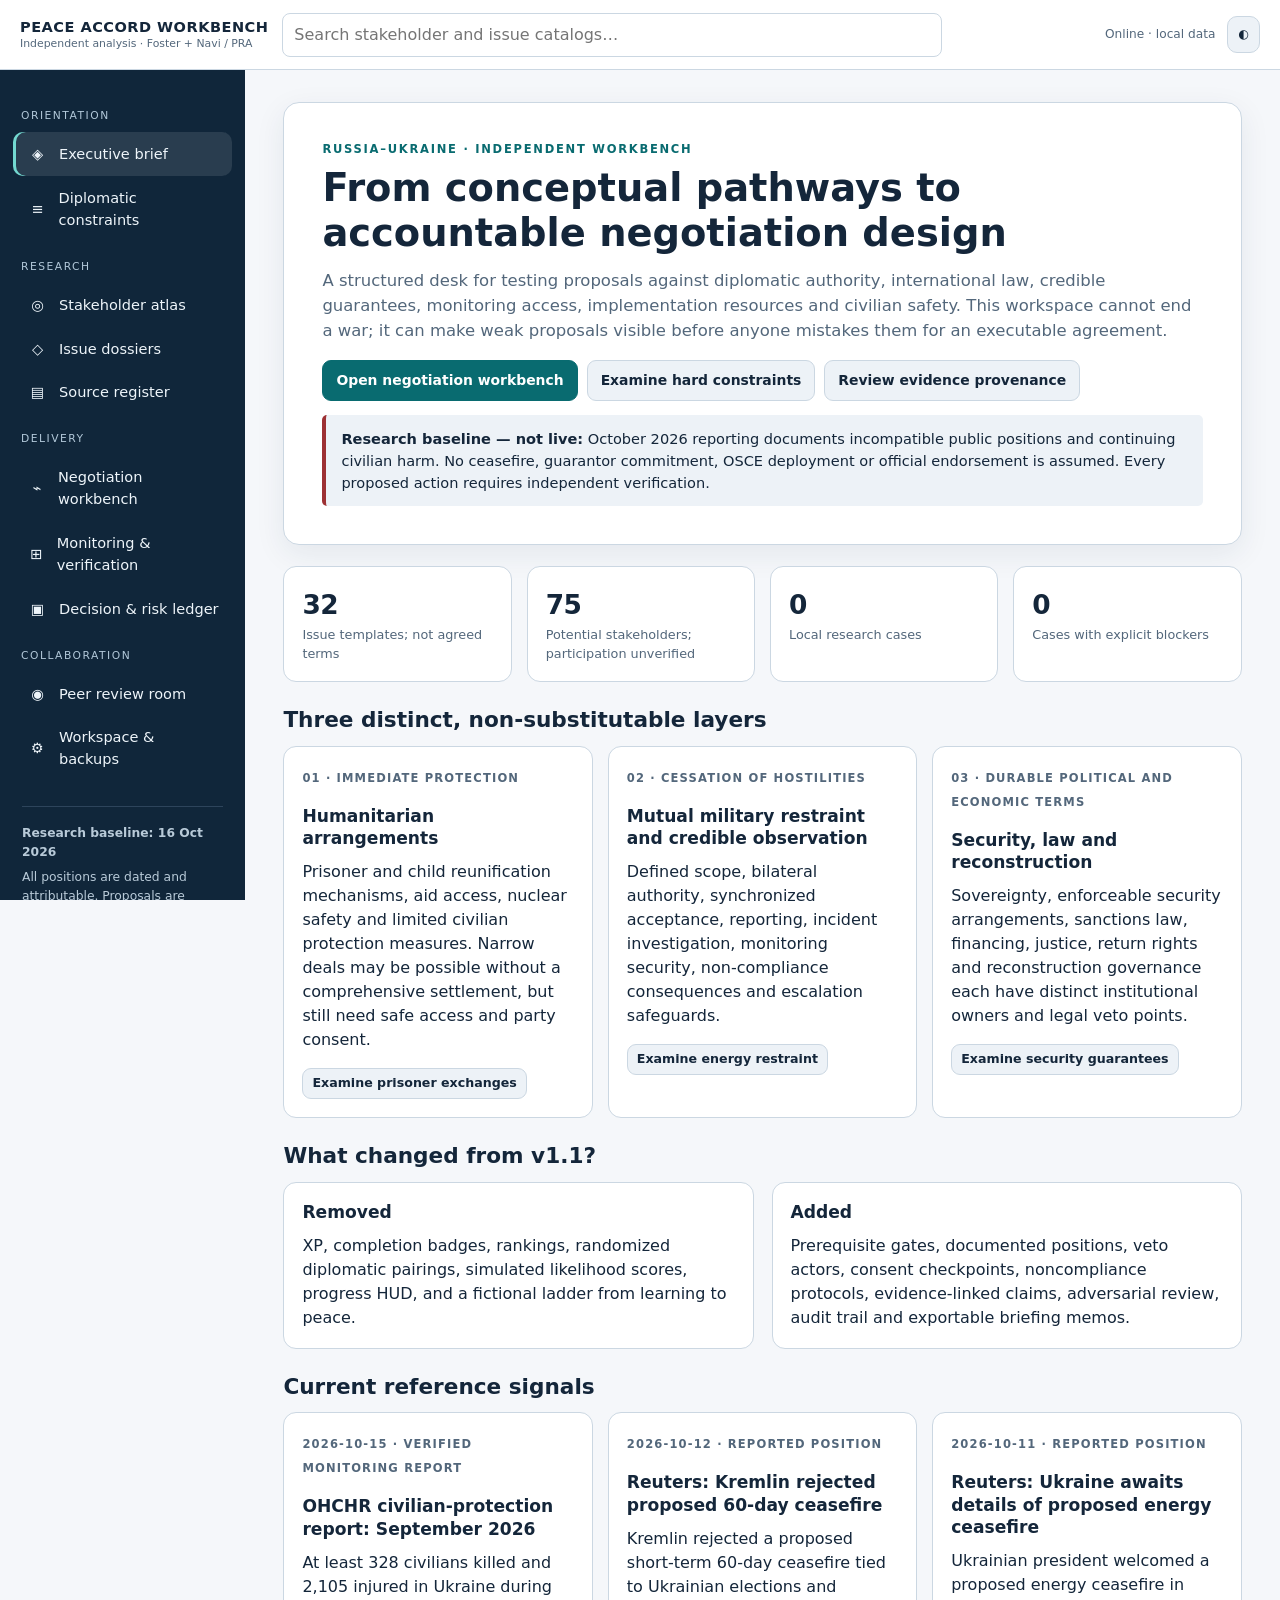
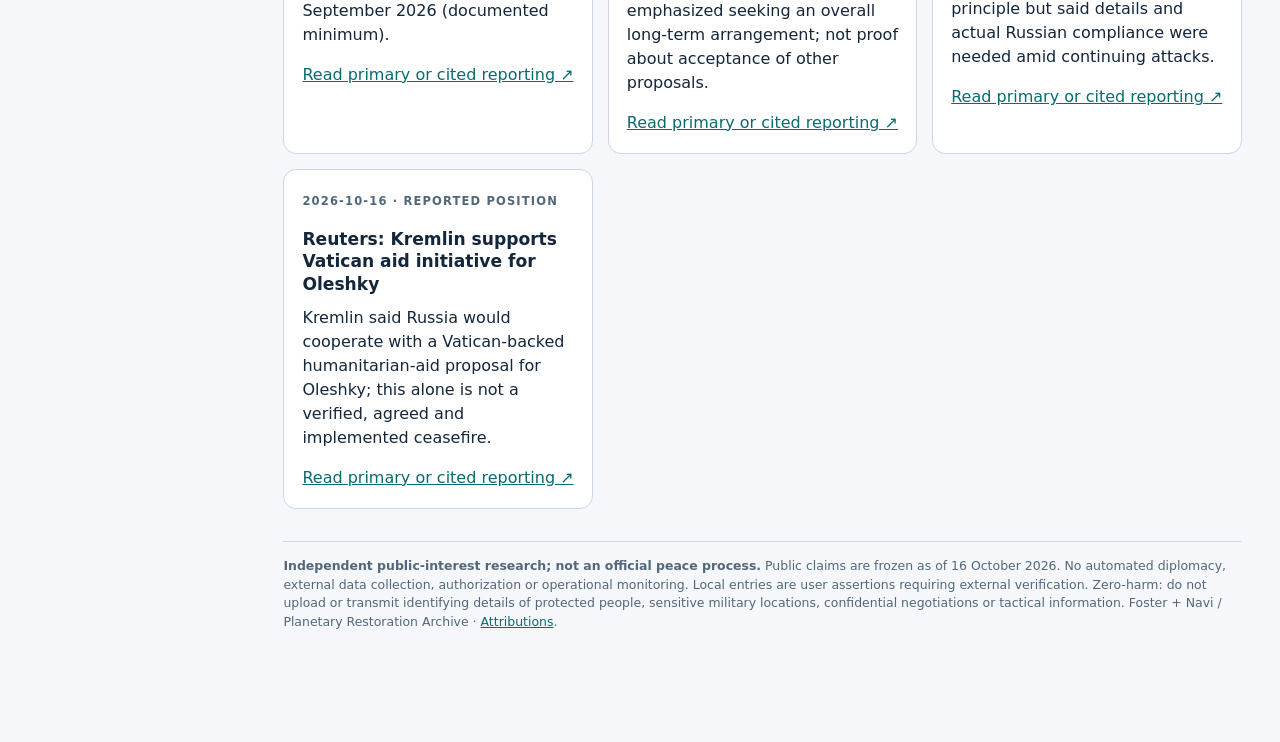
<file: v3_degamified/index.html>
<!doctype html>
<html lang="en"><head><meta charset="utf-8"><meta name="viewport" content="width=device-width, initial-scale=1"><meta name="color-scheme" content="light dark"><meta name="theme-color" content="#122941"><meta name="description" content="Independent evidence-oriented Russia–Ukraine peace negotiation and civilian protection design workbench. No official mandate or operational authority."><title>Peace Accord Workbench | Civilian Protection & Negotiation Design</title><link rel="icon" href="./assets/icon-192.png"><link rel="manifest" href="./manifest.webmanifest"><link rel="stylesheet" href="./styles.css"></head>
<body><a class="skip" href="#main">Skip to main content</a>
<header class="topbar"><button id="menuToggle" aria-label="Open navigation" aria-controls="nav" aria-expanded="false" class="icon-btn mobile">☰</button><a class="identity" href="#/brief"><strong>PEACE ACCORD WORKBENCH</strong><small>Independent analysis · Foster + Navi / PRA</small></a><label class="search"><span class="visually-hidden">Search stakeholders, options or evidence</span><input id="globalSearch" type="search" placeholder="Search stakeholder and issue catalogs…"></label><div class="topright"><span id="netStatus" title="Connectivity only; not a guarantee of remote services">Offline capable</span><button id="themeToggle" class="icon-btn" title="Switch color theme" aria-label="Switch color theme">◐</button></div></header>
<div class="app"><aside class="sidebar" id="nav"><nav aria-label="Primary navigation" id="routeNav"></nav><div class="meta"><b>Research baseline: 16 Oct 2026</b><p>All positions are dated and attributable. Proposals are hypotheses, not mandates.</p><p id="storageIndicator">Local workspace</p></div></aside><main id="main" tabindex="-1"><noscript><h1>Peace Accord Workbench</h1><p>Evidence-first negotiation design, civilian protection, and recovery planning. This website is independent and does not negotiate on behalf of any party. JavaScript enables the searchable catalogs, private workspace and draft exports.</p><p>Read the offline documentation and source files: <a href="./README.md">README</a>, <a href="./data/evidence.json">Evidence</a>, <a href="./data/solutions.json">Issue library</a>, and <a href="./data/entities.json">Stakeholder reference</a>.</p></noscript></main></div>
<div id="toast" role="status" aria-live="polite" class="toast"></div>
<script type="application/json" id="catalog">{"entities":[{"id":"ukraine","name":"Ukraine","kind":"state","capabilities":["decision","security","humanitarian","legal","civilian","energy","maritime"],"mandate":"Authorized Ukrainian authorities must consent to sovereign decisions and operational instructions.","constraint":"Security, territorial integrity, protection of civilians and meaningful guarantees are vital.","status":"Potential contribution — not an endorsement, pledge or verified participation","confidence":"Medium: capability assessment; willingness unverified","stakeholderModel":{"documentedAuthority":"Authorized Ukrainian authorities must consent to sovereign decisions and operational instructions.","potentialLeverage":["decision","security","humanitarian","legal","civilian","energy","maritime"],"inferredIncentive":"INFERENCE, NOT AN OFFICIAL POSITION: Protect civilian lives, maintain lawful agency and secure credible commitments.","constraints":"Security, territorial integrity, protection of civilians and meaningful guarantees are vital.","redLines":"UNKNOWN without entity-specific authorized, dated consultation; law and affected communities must be protected.","BATNA":"UNCERTAIN: validate documented alternatives and opportunity costs; do not invent private motives.","spoilerRisk":"Loss of mandate, non-cooperation, disinformation, funding gaps or verification failure; test context specifically."}},{"id":"russia","name":"Russia","kind":"state","capabilities":["decision","security","trade","energy","maritime","legal"],"mandate":"Russian civilian and military authorities can decide whether Russian forces cease attacks or withdraw.","constraint":"Russian acceptance cannot be inferred from talks; independently verify implementation.","status":"Potential contribution — not an endorsement, pledge or verified participation","confidence":"Medium: capability assessment; willingness unverified","stakeholderModel":{"documentedAuthority":"Russian civilian and military authorities can decide whether Russian forces cease attacks or withdraw.","potentialLeverage":["decision","security","trade","energy","maritime","legal"],"inferredIncentive":"INFERENCE, NOT AN OFFICIAL POSITION: A credible, bounded arrangement should improve civilian safety while respecting this actor’s mandate and constraints.","constraints":"Russian acceptance cannot be inferred from talks; independently verify implementation.","redLines":"UNKNOWN without entity-specific authorized, dated consultation; law and affected communities must be protected.","BATNA":"UNCERTAIN: validate documented alternatives and opportunity costs; do not invent private motives.","spoilerRisk":"Loss of mandate, non-cooperation, disinformation, funding gaps or verification failure; test context specifically."}},{"id":"united-states","name":"United States","kind":"state","capabilities":["mediation","security","finance","trade","legal"],"mandate":"Coordinates high-level diplomacy, sanctions and potential security commitments.","constraint":"Changes in policy may undermine counterpart confidence and predictability.","status":"Potential contribution — not an endorsement, pledge or verified participation","confidence":"Medium: capability assessment; willingness unverified","stakeholderModel":{"documentedAuthority":"Coordinates high-level diplomacy, sanctions and potential security commitments.","potentialLeverage":["mediation","security","finance","trade","legal"],"inferredIncentive":"INFERENCE, NOT AN OFFICIAL POSITION: A credible, bounded arrangement should improve civilian safety while respecting this actor’s mandate and constraints.","constraints":"Changes in policy may undermine counterpart confidence and predictability.","redLines":"UNKNOWN without entity-specific authorized, dated consultation; law and affected communities must be protected.","BATNA":"UNCERTAIN: validate documented alternatives and opportunity costs; do not invent private motives.","spoilerRisk":"Loss of mandate, non-cooperation, disinformation, funding gaps or verification failure; test context specifically."}},{"id":"european-union","name":"European Union","kind":"intergovernmental","capabilities":["finance","trade","security","legal","reconstruction","verification"],"mandate":"EU institutions and member states control important European financial and sanctions decisions.","constraint":"Member-state powers, legal competences and unanimity requirements differ.","status":"Potential contribution — not an endorsement, pledge or verified participation","confidence":"Medium: capability assessment; willingness unverified","stakeholderModel":{"documentedAuthority":"EU institutions and member states control important European financial and sanctions decisions.","potentialLeverage":["finance","trade","security","legal","reconstruction","verification"],"inferredIncentive":"INFERENCE, NOT AN OFFICIAL POSITION: A credible, bounded arrangement should improve civilian safety while respecting this actor’s mandate and constraints.","constraints":"Member-state powers, legal competences and unanimity requirements differ.","redLines":"UNKNOWN without entity-specific authorized, dated consultation; law and affected communities must be protected.","BATNA":"UNCERTAIN: validate documented alternatives and opportunity costs; do not invent private motives.","spoilerRisk":"Loss of mandate, non-cooperation, disinformation, funding gaps or verification failure; test context specifically."}},{"id":"china","name":"China","kind":"state","capabilities":["trade","mediation","finance","decision"],"mandate":"Maintains extensive political and commercial ties and diplomatic access to Moscow.","constraint":"Willingness to exercise costly influence remains unproven.","status":"Potential contribution — not an endorsement, pledge or verified participation","confidence":"Medium: capability assessment; willingness unverified","stakeholderModel":{"documentedAuthority":"Maintains extensive political and commercial ties and diplomatic access to Moscow.","potentialLeverage":["trade","mediation","finance","decision"],"inferredIncentive":"INFERENCE, NOT AN OFFICIAL POSITION: A credible, bounded arrangement should improve civilian safety while respecting this actor’s mandate and constraints.","constraints":"Willingness to exercise costly influence remains unproven.","redLines":"UNKNOWN without entity-specific authorized, dated consultation; law and affected communities must be protected.","BATNA":"UNCERTAIN: validate documented alternatives and opportunity costs; do not invent private motives.","spoilerRisk":"Loss of mandate, non-cooperation, disinformation, funding gaps or verification failure; test context specifically."}},{"id":"turkiye","name":"Türkiye","kind":"state","capabilities":["mediation","maritime","trade","security","humanitarian"],"mandate":"Can convene talks and support technical Black Sea maritime arrangements.","constraint":"Shipping safety cannot be guaranteed unilaterally.","status":"Potential contribution — not an endorsement, pledge or verified participation","confidence":"Medium: capability assessment; willingness unverified","stakeholderModel":{"documentedAuthority":"Can convene talks and support technical Black Sea maritime arrangements.","potentialLeverage":["mediation","maritime","trade","security","humanitarian"],"inferredIncentive":"INFERENCE, NOT AN OFFICIAL POSITION: A credible, bounded arrangement should improve civilian safety while respecting this actor’s mandate and constraints.","constraints":"Shipping safety cannot be guaranteed unilaterally.","redLines":"UNKNOWN without entity-specific authorized, dated consultation; law and affected communities must be protected.","BATNA":"UNCERTAIN: validate documented alternatives and opportunity costs; do not invent private motives.","spoilerRisk":"Loss of mandate, non-cooperation, disinformation, funding gaps or verification failure; test context specifically."}},{"id":"india","name":"India","kind":"state","capabilities":["mediation","trade","energy","maritime","finance"],"mandate":"Can connect energy, maritime, commercial and diplomatic workstreams.","constraint":"May prioritize strategic autonomy; commitments require explicit consent.","status":"Potential contribution — not an endorsement, pledge or verified participation","confidence":"Medium: capability assessment; willingness unverified","stakeholderModel":{"documentedAuthority":"Can connect energy, maritime, commercial and diplomatic workstreams.","potentialLeverage":["mediation","trade","energy","maritime","finance"],"inferredIncentive":"INFERENCE, NOT AN OFFICIAL POSITION: A credible, bounded arrangement should improve civilian safety while respecting this actor’s mandate and constraints.","constraints":"May prioritize strategic autonomy; commitments require explicit consent.","redLines":"UNKNOWN without entity-specific authorized, dated consultation; law and affected communities must be protected.","BATNA":"UNCERTAIN: validate documented alternatives and opportunity costs; do not invent private motives.","spoilerRisk":"Loss of mandate, non-cooperation, disinformation, funding gaps or verification failure; test context specifically."}},{"id":"united-arab-emirates","name":"United Arab Emirates","kind":"state","capabilities":["mediation","humanitarian","finance"],"mandate":"Has experience facilitating prisoner exchanges and hosting meetings.","constraint":"Humanitarian success does not demonstrate comprehensive-settlement authority.","status":"Potential contribution — not an endorsement, pledge or verified participation","confidence":"Medium: capability assessment; willingness unverified","stakeholderModel":{"documentedAuthority":"Has experience facilitating prisoner exchanges and hosting meetings.","potentialLeverage":["mediation","humanitarian","finance"],"inferredIncentive":"INFERENCE, NOT AN OFFICIAL POSITION: A credible, bounded arrangement should improve civilian safety while respecting this actor’s mandate and constraints.","constraints":"Humanitarian success does not demonstrate comprehensive-settlement authority.","redLines":"UNKNOWN without entity-specific authorized, dated consultation; law and affected communities must be protected.","BATNA":"UNCERTAIN: validate documented alternatives and opportunity costs; do not invent private motives.","spoilerRisk":"Loss of mandate, non-cooperation, disinformation, funding gaps or verification failure; test context specifically."}},{"id":"united-kingdom","name":"United Kingdom","kind":"state","capabilities":["security","finance","legal","reconstruction","verification"],"mandate":"Could underwrite security and implementation support through lawful commitments.","constraint":"Cannot unilaterally guarantee another government's decisions.","status":"Potential contribution — not an endorsement, pledge or verified participation","confidence":"Medium: capability assessment; willingness unverified","stakeholderModel":{"documentedAuthority":"Could underwrite security and implementation support through lawful commitments.","potentialLeverage":["security","finance","legal","reconstruction","verification"],"inferredIncentive":"INFERENCE, NOT AN OFFICIAL POSITION: A credible, bounded arrangement should improve civilian safety while respecting this actor’s mandate and constraints.","constraints":"Cannot unilaterally guarantee another government's decisions.","redLines":"UNKNOWN without entity-specific authorized, dated consultation; law and affected communities must be protected.","BATNA":"UNCERTAIN: validate documented alternatives and opportunity costs; do not invent private motives.","spoilerRisk":"Loss of mandate, non-cooperation, disinformation, funding gaps or verification failure; test context specifically."}},{"id":"france","name":"France","kind":"state","capabilities":["security","mediation","legal","reconstruction","verification"],"mandate":"Has UN, EU and European security channels and reconstruction capacity.","constraint":"Post-ceasefire security activity requires mandates and consent.","status":"Potential contribution — not an endorsement, pledge or verified participation","confidence":"Medium: capability assessment; willingness unverified","stakeholderModel":{"documentedAuthority":"Has UN, EU and European security channels and reconstruction capacity.","potentialLeverage":["security","mediation","legal","reconstruction","verification"],"inferredIncentive":"INFERENCE, NOT AN OFFICIAL POSITION: A credible, bounded arrangement should improve civilian safety while respecting this actor’s mandate and constraints.","constraints":"Post-ceasefire security activity requires mandates and consent.","redLines":"UNKNOWN without entity-specific authorized, dated consultation; law and affected communities must be protected.","BATNA":"UNCERTAIN: validate documented alternatives and opportunity costs; do not invent private motives.","spoilerRisk":"Loss of mandate, non-cooperation, disinformation, funding gaps or verification failure; test context specifically."}},{"id":"germany","name":"Germany","kind":"state","capabilities":["finance","security","reconstruction","energy","trade"],"mandate":"Can mobilize industrial, energy and recovery resources.","constraint":"Domestic political and budgetary tradeoffs apply.","status":"Potential contribution — not an endorsement, pledge or verified participation","confidence":"Medium: capability assessment; willingness unverified","stakeholderModel":{"documentedAuthority":"Can mobilize industrial, energy and recovery resources.","potentialLeverage":["finance","security","reconstruction","energy","trade"],"inferredIncentive":"INFERENCE, NOT AN OFFICIAL POSITION: A credible, bounded arrangement should improve civilian safety while respecting this actor’s mandate and constraints.","constraints":"Domestic political and budgetary tradeoffs apply.","redLines":"UNKNOWN without entity-specific authorized, dated consultation; law and affected communities must be protected.","BATNA":"UNCERTAIN: validate documented alternatives and opportunity costs; do not invent private motives.","spoilerRisk":"Loss of mandate, non-cooperation, disinformation, funding gaps or verification failure; test context specifically."}},{"id":"coalition-of-the-willing","name":"Coalition of the Willing","kind":"coalition","capabilities":["security","verification","finance","reconstruction"],"mandate":"Potentially organizes voluntary security commitments after hostilities cease.","constraint":"Composition, authorities and deployments cannot be presumed.","status":"Potential contribution — not an endorsement, pledge or verified participation","confidence":"Medium: capability assessment; willingness unverified","stakeholderModel":{"documentedAuthority":"Potentially organizes voluntary security commitments after hostilities cease.","potentialLeverage":["security","verification","finance","reconstruction"],"inferredIncentive":"INFERENCE, NOT AN OFFICIAL POSITION: A credible, bounded arrangement should improve civilian safety while respecting this actor’s mandate and constraints.","constraints":"Composition, authorities and deployments cannot be presumed.","redLines":"UNKNOWN without entity-specific authorized, dated consultation; law and affected communities must be protected.","BATNA":"UNCERTAIN: validate documented alternatives and opportunity costs; do not invent private motives.","spoilerRisk":"Loss of mandate, non-cooperation, disinformation, funding gaps or verification failure; test context specifically."}},{"id":"nato","name":"NATO","kind":"alliance","capabilities":["security","verification","defensive-cyber"],"mandate":"Coordinates allied defence and deterrence commitments.","constraint":"Alliance consensus and escalation risks constrain options.","status":"Potential contribution — not an endorsement, pledge or verified participation","confidence":"Medium: capability assessment; willingness unverified","stakeholderModel":{"documentedAuthority":"Coordinates allied defence and deterrence commitments.","potentialLeverage":["security","verification","defensive cyber"],"inferredIncentive":"INFERENCE, NOT AN OFFICIAL POSITION: A credible, bounded arrangement should improve civilian safety while respecting this actor’s mandate and constraints.","constraints":"Alliance consensus and escalation risks constrain options.","redLines":"UNKNOWN without entity-specific authorized, dated consultation; law and affected communities must be protected.","BATNA":"UNCERTAIN: validate documented alternatives and opportunity costs; do not invent private motives.","spoilerRisk":"Loss of mandate, non-cooperation, disinformation, funding gaps or verification failure; test context specifically."}},{"id":"egypt","name":"Egypt","kind":"state","capabilities":["mediation","maritime","trade","humanitarian"],"mandate":"Could help convene a food-and-shipping safe-passage workstream.","constraint":"No authority to command belligerents or commercial ships.","status":"Potential contribution — not an endorsement, pledge or verified participation","confidence":"Medium: capability assessment; willingness unverified","stakeholderModel":{"documentedAuthority":"Could help convene a food-and-shipping safe-passage workstream.","potentialLeverage":["mediation","maritime","trade","humanitarian"],"inferredIncentive":"INFERENCE, NOT AN OFFICIAL POSITION: A credible, bounded arrangement should improve civilian safety while respecting this actor’s mandate and constraints.","constraints":"No authority to command belligerents or commercial ships.","redLines":"UNKNOWN without entity-specific authorized, dated consultation; law and affected communities must be protected.","BATNA":"UNCERTAIN: validate documented alternatives and opportunity costs; do not invent private motives.","spoilerRisk":"Loss of mandate, non-cooperation, disinformation, funding gaps or verification failure; test context specifically."}},{"id":"brazil","name":"Brazil","kind":"state","capabilities":["mediation","trade","finance","civilian"],"mandate":"Offers Global South diplomatic connectivity and multilateral diplomacy.","constraint":"Any mediation formula must genuinely include Ukraine.","status":"Potential contribution — not an endorsement, pledge or verified participation","confidence":"Medium: capability assessment; willingness unverified","stakeholderModel":{"documentedAuthority":"Offers Global South diplomatic connectivity and multilateral diplomacy.","potentialLeverage":["mediation","trade","finance","civilian"],"inferredIncentive":"INFERENCE, NOT AN OFFICIAL POSITION: A credible, bounded arrangement should improve civilian safety while respecting this actor’s mandate and constraints.","constraints":"Any mediation formula must genuinely include Ukraine.","redLines":"UNKNOWN without entity-specific authorized, dated consultation; law and affected communities must be protected.","BATNA":"UNCERTAIN: validate documented alternatives and opportunity costs; do not invent private motives.","spoilerRisk":"Loss of mandate, non-cooperation, disinformation, funding gaps or verification failure; test context specifically."}},{"id":"switzerland","name":"Switzerland","kind":"state","capabilities":["mediation","verification","legal","humanitarian"],"mandate":"Could host diplomacy and develop monitoring procedures.","constraint":"Neutral facilitation cannot substitute for mandate or consent.","status":"Potential contribution — not an endorsement, pledge or verified participation","confidence":"Medium: capability assessment; willingness unverified","stakeholderModel":{"documentedAuthority":"Could host diplomacy and develop monitoring procedures.","potentialLeverage":["mediation","verification","legal","humanitarian"],"inferredIncentive":"INFERENCE, NOT AN OFFICIAL POSITION: A credible, bounded arrangement should improve civilian safety while respecting this actor’s mandate and constraints.","constraints":"Neutral facilitation cannot substitute for mandate or consent.","redLines":"UNKNOWN without entity-specific authorized, dated consultation; law and affected communities must be protected.","BATNA":"UNCERTAIN: validate documented alternatives and opportunity costs; do not invent private motives.","spoilerRisk":"Loss of mandate, non-cooperation, disinformation, funding gaps or verification failure; test context specifically."}},{"id":"osce","name":"OSCE","kind":"intergovernmental","capabilities":["verification","mediation","security","legal"],"mandate":"Possible technical monitoring, incident processes and dialogue support.","constraint":"Mandate, access, resources and consensus are significant hurdles.","status":"Potential contribution — not an endorsement, pledge or verified participation","confidence":"Medium: capability assessment; willingness unverified","stakeholderModel":{"documentedAuthority":"Possible technical monitoring, incident processes and dialogue support.","potentialLeverage":["verification","mediation","security","legal"],"inferredIncentive":"INFERENCE, NOT AN OFFICIAL POSITION: A credible, bounded arrangement should improve civilian safety while respecting this actor’s mandate and constraints.","constraints":"Mandate, access, resources and consensus are significant hurdles.","redLines":"UNKNOWN without entity-specific authorized, dated consultation; law and affected communities must be protected.","BATNA":"UNCERTAIN: validate documented alternatives and opportunity costs; do not invent private motives.","spoilerRisk":"Loss of mandate, non-cooperation, disinformation, funding gaps or verification failure; test context specifically."}},{"id":"united-nations-secretariat","name":"United Nations Secretariat","kind":"intergovernmental","capabilities":["mediation","humanitarian","legal","verification"],"mandate":"Offers good offices, operational coordination and international framework.","constraint":"Secretariat cannot impose a settlement or exceed mandate.","status":"Potential contribution — not an endorsement, pledge or verified participation","confidence":"Medium: capability assessment; willingness unverified","stakeholderModel":{"documentedAuthority":"Offers good offices, operational coordination and international framework.","potentialLeverage":["mediation","humanitarian","legal","verification"],"inferredIncentive":"INFERENCE, NOT AN OFFICIAL POSITION: A credible, bounded arrangement should improve civilian safety while respecting this actor’s mandate and constraints.","constraints":"Secretariat cannot impose a settlement or exceed mandate.","redLines":"UNKNOWN without entity-specific authorized, dated consultation; law and affected communities must be protected.","BATNA":"UNCERTAIN: validate documented alternatives and opportunity costs; do not invent private motives.","spoilerRisk":"Loss of mandate, non-cooperation, disinformation, funding gaps or verification failure; test context specifically."}},{"id":"saudi-arabia","name":"Saudi Arabia","kind":"state","capabilities":["mediation","energy","trade","finance"],"mandate":"May convene talks and support commodity and confidence measures.","constraint":"High-level access is not proof of effective coercive leverage.","status":"Potential contribution — not an endorsement, pledge or verified participation","confidence":"Medium: capability assessment; willingness unverified","stakeholderModel":{"documentedAuthority":"May convene talks and support commodity and confidence measures.","potentialLeverage":["mediation","energy","trade","finance"],"inferredIncentive":"INFERENCE, NOT AN OFFICIAL POSITION: A credible, bounded arrangement should improve civilian safety while respecting this actor’s mandate and constraints.","constraints":"High-level access is not proof of effective coercive leverage.","redLines":"UNKNOWN without entity-specific authorized, dated consultation; law and affected communities must be protected.","BATNA":"UNCERTAIN: validate documented alternatives and opportunity costs; do not invent private motives.","spoilerRisk":"Loss of mandate, non-cooperation, disinformation, funding gaps or verification failure; test context specifically."}},{"id":"kazakhstan","name":"Kazakhstan","kind":"state","capabilities":["mediation","trade","humanitarian"],"mandate":"Offers regional diplomacy and possible confidence-building channels.","constraint":"Political and economic dependencies constrain room to maneuver.","status":"Potential contribution — not an endorsement, pledge or verified participation","confidence":"Medium: capability assessment; willingness unverified","stakeholderModel":{"documentedAuthority":"Offers regional diplomacy and possible confidence-building channels.","potentialLeverage":["mediation","trade","humanitarian"],"inferredIncentive":"INFERENCE, NOT AN OFFICIAL POSITION: A credible, bounded arrangement should improve civilian safety while respecting this actor’s mandate and constraints.","constraints":"Political and economic dependencies constrain room to maneuver.","redLines":"UNKNOWN without entity-specific authorized, dated consultation; law and affected communities must be protected.","BATNA":"UNCERTAIN: validate documented alternatives and opportunity costs; do not invent private motives.","spoilerRisk":"Loss of mandate, non-cooperation, disinformation, funding gaps or verification failure; test context specifically."}},{"id":"iaea","name":"IAEA","kind":"intergovernmental","capabilities":["nuclear","verification","energy","legal"],"mandate":"Provides nuclear-safety expertise and supports technical repair arrangements.","constraint":"Safeguards mandate is not a general ceasefire-enforcement mandate.","status":"Potential contribution — not an endorsement, pledge or verified participation","confidence":"Medium: capability assessment; willingness unverified","stakeholderModel":{"documentedAuthority":"Provides nuclear-safety expertise and supports technical repair arrangements.","potentialLeverage":["nuclear","verification","energy","legal"],"inferredIncentive":"INFERENCE, NOT AN OFFICIAL POSITION: A credible, bounded arrangement should improve civilian safety while respecting this actor’s mandate and constraints.","constraints":"Safeguards mandate is not a general ceasefire-enforcement mandate.","redLines":"UNKNOWN without entity-specific authorized, dated consultation; law and affected communities must be protected.","BATNA":"UNCERTAIN: validate documented alternatives and opportunity costs; do not invent private motives.","spoilerRisk":"Loss of mandate, non-cooperation, disinformation, funding gaps or verification failure; test context specifically."}},{"id":"icrc","name":"ICRC","kind":"humanitarian","capabilities":["humanitarian","prisoners","children","civilian","legal"],"mandate":"Neutral, impartial intermediary for detention, tracing and repatriation.","constraint":"Requires access, parties' cooperation and humanitarian confidentiality.","status":"Potential contribution — not an endorsement, pledge or verified participation","confidence":"Medium: capability assessment; willingness unverified","stakeholderModel":{"documentedAuthority":"Neutral, impartial intermediary for detention, tracing and repatriation.","potentialLeverage":["humanitarian","prisoners","children","civilian","legal"],"inferredIncentive":"INFERENCE, NOT AN OFFICIAL POSITION: A credible, bounded arrangement should improve civilian safety while respecting this actor’s mandate and constraints.","constraints":"Requires access, parties' cooperation and humanitarian confidentiality.","redLines":"UNKNOWN without entity-specific authorized, dated consultation; law and affected communities must be protected.","BATNA":"UNCERTAIN: validate documented alternatives and opportunity costs; do not invent private motives.","spoilerRisk":"Loss of mandate, non-cooperation, disinformation, funding gaps or verification failure; test context specifically."}},{"id":"qatar","name":"Qatar","kind":"state","capabilities":["mediation","children","humanitarian"],"mandate":"Offers child and family reunification mediation experience.","constraint":"Consent and child protection govern all interventions.","status":"Potential contribution — not an endorsement, pledge or verified participation","confidence":"Medium: capability assessment; willingness unverified","stakeholderModel":{"documentedAuthority":"Offers child and family reunification mediation experience.","potentialLeverage":["mediation","children","humanitarian"],"inferredIncentive":"INFERENCE, NOT AN OFFICIAL POSITION: A credible, bounded arrangement should improve civilian safety while respecting this actor’s mandate and constraints.","constraints":"Consent and child protection govern all interventions.","redLines":"UNKNOWN without entity-specific authorized, dated consultation; law and affected communities must be protected.","BATNA":"UNCERTAIN: validate documented alternatives and opportunity costs; do not invent private motives.","spoilerRisk":"Loss of mandate, non-cooperation, disinformation, funding gaps or verification failure; test context specifically."}},{"id":"ukrainian-and-russian-military-commands","name":"Ukrainian and Russian military commands","kind":"operational","capabilities":["decision","security","verification","energy","maritime"],"mandate":"Only authorized command structures can transmit synchronized ceasefire orders.","constraint":"No third party may impersonate, instruct or target combatants.","status":"Potential contribution — not an endorsement, pledge or verified participation","confidence":"Medium: capability assessment; willingness unverified","stakeholderModel":{"documentedAuthority":"Only authorized command structures can transmit synchronized ceasefire orders.","potentialLeverage":["decision","security","verification","energy","maritime"],"inferredIncentive":"INFERENCE, NOT AN OFFICIAL POSITION: A credible, bounded arrangement should improve civilian safety while respecting this actor’s mandate and constraints.","constraints":"No third party may impersonate, instruct or target combatants.","redLines":"UNKNOWN without entity-specific authorized, dated consultation; law and affected communities must be protected.","BATNA":"UNCERTAIN: validate documented alternatives and opportunity costs; do not invent private motives.","spoilerRisk":"Loss of mandate, non-cooperation, disinformation, funding gaps or verification failure; test context specifically."}},{"id":"un-ocha","name":"UN OCHA","kind":"humanitarian","capabilities":["humanitarian","civilian","verification"],"mandate":"Can coordinate relief and protection information within its mandate.","constraint":"Access is negotiated; no guarantee of safe corridors.","status":"Potential contribution — not an endorsement, pledge or verified participation","confidence":"Medium: capability assessment; willingness unverified","stakeholderModel":{"documentedAuthority":"Can coordinate relief and protection information within its mandate.","potentialLeverage":["humanitarian","civilian","verification"],"inferredIncentive":"INFERENCE, NOT AN OFFICIAL POSITION: A credible, bounded arrangement should improve civilian safety while respecting this actor’s mandate and constraints.","constraints":"Access is negotiated; no guarantee of safe corridors.","redLines":"UNKNOWN without entity-specific authorized, dated consultation; law and affected communities must be protected.","BATNA":"UNCERTAIN: validate documented alternatives and opportunity costs; do not invent private motives.","spoilerRisk":"Loss of mandate, non-cooperation, disinformation, funding gaps or verification failure; test context specifically."}},{"id":"imo","name":"IMO","kind":"intergovernmental","capabilities":["maritime","trade","legal","verification"],"mandate":"Provides maritime safety standards, coordination and reporting channels.","constraint":"No military enforcement powers.","status":"Potential contribution — not an endorsement, pledge or verified participation","confidence":"Medium: capability assessment; willingness unverified","stakeholderModel":{"documentedAuthority":"Provides maritime safety standards, coordination and reporting channels.","potentialLeverage":["maritime","trade","legal","verification"],"inferredIncentive":"INFERENCE, NOT AN OFFICIAL POSITION: A credible, bounded arrangement should improve civilian safety while respecting this actor’s mandate and constraints.","constraints":"No military enforcement powers.","redLines":"UNKNOWN without entity-specific authorized, dated consultation; law and affected communities must be protected.","BATNA":"UNCERTAIN: validate documented alternatives and opportunity costs; do not invent private motives.","spoilerRisk":"Loss of mandate, non-cooperation, disinformation, funding gaps or verification failure; test context specifically."}},{"id":"unctad","name":"UNCTAD","kind":"intergovernmental","capabilities":["trade","maritime","finance","food"],"mandate":"Can study and facilitate trade, grain, fertilizers and supply chains.","constraint":"Commercial facilitation is not a military agreement.","status":"Potential contribution — not an endorsement, pledge or verified participation","confidence":"Medium: capability assessment; willingness unverified","stakeholderModel":{"documentedAuthority":"Can study and facilitate trade, grain, fertilizers and supply chains.","potentialLeverage":["trade","maritime","finance","food"],"inferredIncentive":"INFERENCE, NOT AN OFFICIAL POSITION: A credible, bounded arrangement should improve civilian safety while respecting this actor’s mandate and constraints.","constraints":"Commercial facilitation is not a military agreement.","redLines":"UNKNOWN without entity-specific authorized, dated consultation; law and affected communities must be protected.","BATNA":"UNCERTAIN: validate documented alternatives and opportunity costs; do not invent private motives.","spoilerRisk":"Loss of mandate, non-cooperation, disinformation, funding gaps or verification failure; test context specifically."}},{"id":"world-food-programme","name":"World Food Programme","kind":"humanitarian","capabilities":["food","humanitarian","trade","logistics"],"mandate":"Supports food-security analysis, sourcing and distribution.","constraint":"Access and funding constrain operations.","status":"Potential contribution — not an endorsement, pledge or verified participation","confidence":"Medium: capability assessment; willingness unverified","stakeholderModel":{"documentedAuthority":"Supports food-security analysis, sourcing and distribution.","potentialLeverage":["food","humanitarian","trade","logistics"],"inferredIncentive":"INFERENCE, NOT AN OFFICIAL POSITION: A credible, bounded arrangement should improve civilian safety while respecting this actor’s mandate and constraints.","constraints":"Access and funding constrain operations.","redLines":"UNKNOWN without entity-specific authorized, dated consultation; law and affected communities must be protected.","BATNA":"UNCERTAIN: validate documented alternatives and opportunity costs; do not invent private motives.","spoilerRisk":"Loss of mandate, non-cooperation, disinformation, funding gaps or verification failure; test context specifically."}},{"id":"unicef","name":"UNICEF","kind":"humanitarian","capabilities":["children","civilian","humanitarian","education"],"mandate":"Child protection, education and basic-services support.","constraint":"Protection and safeguarding requirements are paramount.","status":"Potential contribution — not an endorsement, pledge or verified participation","confidence":"Medium: capability assessment; willingness unverified","stakeholderModel":{"documentedAuthority":"Child protection, education and basic-services support.","potentialLeverage":["children","civilian","humanitarian","education"],"inferredIncentive":"INFERENCE, NOT AN OFFICIAL POSITION: A credible, bounded arrangement should improve civilian safety while respecting this actor’s mandate and constraints.","constraints":"Protection and safeguarding requirements are paramount.","redLines":"UNKNOWN without entity-specific authorized, dated consultation; law and affected communities must be protected.","BATNA":"UNCERTAIN: validate documented alternatives and opportunity costs; do not invent private motives.","spoilerRisk":"Loss of mandate, non-cooperation, disinformation, funding gaps or verification failure; test context specifically."}},{"id":"unhcr","name":"UNHCR","kind":"humanitarian","capabilities":["humanitarian","civilian","refugees","reconstruction"],"mandate":"Assists displaced people and supports voluntary, safe durable solutions.","constraint":"Returns cannot be compelled or presumed safe.","status":"Potential contribution — not an endorsement, pledge or verified participation","confidence":"Medium: capability assessment; willingness unverified","stakeholderModel":{"documentedAuthority":"Assists displaced people and supports voluntary, safe durable solutions.","potentialLeverage":["humanitarian","civilian","refugees","reconstruction"],"inferredIncentive":"INFERENCE, NOT AN OFFICIAL POSITION: A credible, bounded arrangement should improve civilian safety while respecting this actor’s mandate and constraints.","constraints":"Returns cannot be compelled or presumed safe.","redLines":"UNKNOWN without entity-specific authorized, dated consultation; law and affected communities must be protected.","BATNA":"UNCERTAIN: validate documented alternatives and opportunity costs; do not invent private motives.","spoilerRisk":"Loss of mandate, non-cooperation, disinformation, funding gaps or verification failure; test context specifically."}},{"id":"international-coalition-for-return-of-ukrainian-children","name":"International Coalition for Return of Ukrainian Children","kind":"coalition","capabilities":["children","humanitarian","legal","verification"],"mandate":"Can coordinate lawful return and reunification efforts.","constraint":"Child identity, consent and privacy require careful safeguards.","status":"Potential contribution — not an endorsement, pledge or verified participation","confidence":"Medium: capability assessment; willingness unverified","stakeholderModel":{"documentedAuthority":"Can coordinate lawful return and reunification efforts.","potentialLeverage":["children","humanitarian","legal","verification"],"inferredIncentive":"INFERENCE, NOT AN OFFICIAL POSITION: A credible, bounded arrangement should improve civilian safety while respecting this actor’s mandate and constraints.","constraints":"Child identity, consent and privacy require careful safeguards.","redLines":"UNKNOWN without entity-specific authorized, dated consultation; law and affected communities must be protected.","BATNA":"UNCERTAIN: validate documented alternatives and opportunity costs; do not invent private motives.","spoilerRisk":"Loss of mandate, non-cooperation, disinformation, funding gaps or verification failure; test context specifically."}},{"id":"eu-satellite-centre","name":"EU Satellite Centre","kind":"institution","capabilities":["verification","data","security"],"mandate":"Could provide authorized earth-observation analysis for civilian verification.","constraint":"Geospatial intelligence must avoid operational targeting and privacy harms.","status":"Potential contribution — not an endorsement, pledge or verified participation","confidence":"Medium: capability assessment; willingness unverified","stakeholderModel":{"documentedAuthority":"Could provide authorized earth-observation analysis for civilian verification.","potentialLeverage":["verification","data","security"],"inferredIncentive":"INFERENCE, NOT AN OFFICIAL POSITION: A credible, bounded arrangement should improve civilian safety while respecting this actor’s mandate and constraints.","constraints":"Geospatial intelligence must avoid operational targeting and privacy harms.","redLines":"UNKNOWN without entity-specific authorized, dated consultation; law and affected communities must be protected.","BATNA":"UNCERTAIN: validate documented alternatives and opportunity costs; do not invent private motives.","spoilerRisk":"Loss of mandate, non-cooperation, disinformation, funding gaps or verification failure; test context specifically."}},{"id":"ukrainian-and-russian-energy-grid-operators","name":"Ukrainian and Russian energy-grid operators","kind":"operational","capabilities":["energy","nuclear","verification","logistics"],"mandate":"Can perform technically authorized repairs and grid-level protection planning.","constraint":"Work requires permits, safety guarantees and protected access.","status":"Potential contribution — not an endorsement, pledge or verified participation","confidence":"Medium: capability assessment; willingness unverified","stakeholderModel":{"documentedAuthority":"Can perform technically authorized repairs and grid-level protection planning.","potentialLeverage":["energy","nuclear","verification","logistics"],"inferredIncentive":"INFERENCE, NOT AN OFFICIAL POSITION: A credible, bounded arrangement should improve civilian safety while respecting this actor’s mandate and constraints.","constraints":"Work requires permits, safety guarantees and protected access.","redLines":"UNKNOWN without entity-specific authorized, dated consultation; law and affected communities must be protected.","BATNA":"UNCERTAIN: validate documented alternatives and opportunity costs; do not invent private motives.","spoilerRisk":"Loss of mandate, non-cooperation, disinformation, funding gaps or verification failure; test context specifically."}},{"id":"poland","name":"Poland","kind":"state","capabilities":["security","logistics","finance","reconstruction","refugees"],"mandate":"Critical logistics and cross-border relief coordination.","constraint":"Security responsibilities and domestic interests matter.","status":"Potential contribution — not an endorsement, pledge or verified participation","confidence":"Medium: capability assessment; willingness unverified","stakeholderModel":{"documentedAuthority":"Critical logistics and cross-border relief coordination.","potentialLeverage":["security","logistics","finance","reconstruction","refugees"],"inferredIncentive":"INFERENCE, NOT AN OFFICIAL POSITION: A credible, bounded arrangement should improve civilian safety while respecting this actor’s mandate and constraints.","constraints":"Security responsibilities and domestic interests matter.","redLines":"UNKNOWN without entity-specific authorized, dated consultation; law and affected communities must be protected.","BATNA":"UNCERTAIN: validate documented alternatives and opportunity costs; do not invent private motives.","spoilerRisk":"Loss of mandate, non-cooperation, disinformation, funding gaps or verification failure; test context specifically."}},{"id":"canada","name":"Canada","kind":"state","capabilities":["security","finance","mediation","reconstruction"],"mandate":"Can coordinate assistance, diplomacy and recovery support.","constraint":"Limited independent leverage over Moscow.","status":"Potential contribution — not an endorsement, pledge or verified participation","confidence":"Medium: capability assessment; willingness unverified","stakeholderModel":{"documentedAuthority":"Can coordinate assistance, diplomacy and recovery support.","potentialLeverage":["security","finance","mediation","reconstruction"],"inferredIncentive":"INFERENCE, NOT AN OFFICIAL POSITION: A credible, bounded arrangement should improve civilian safety while respecting this actor’s mandate and constraints.","constraints":"Limited independent leverage over Moscow.","redLines":"UNKNOWN without entity-specific authorized, dated consultation; law and affected communities must be protected.","BATNA":"UNCERTAIN: validate documented alternatives and opportunity costs; do not invent private motives.","spoilerRisk":"Loss of mandate, non-cooperation, disinformation, funding gaps or verification failure; test context specifically."}},{"id":"finland","name":"Finland","kind":"state","capabilities":["security","verification","mediation","defensive-cyber"],"mandate":"Can offer resilience and security-policy expertise.","constraint":"Border and alliance security sensitivities matter.","status":"Potential contribution — not an endorsement, pledge or verified participation","confidence":"Medium: capability assessment; willingness unverified","stakeholderModel":{"documentedAuthority":"Can offer resilience and security-policy expertise.","potentialLeverage":["security","verification","mediation","defensive cyber"],"inferredIncentive":"INFERENCE, NOT AN OFFICIAL POSITION: A credible, bounded arrangement should improve civilian safety while respecting this actor’s mandate and constraints.","constraints":"Border and alliance security sensitivities matter.","redLines":"UNKNOWN without entity-specific authorized, dated consultation; law and affected communities must be protected.","BATNA":"UNCERTAIN: validate documented alternatives and opportunity costs; do not invent private motives.","spoilerRisk":"Loss of mandate, non-cooperation, disinformation, funding gaps or verification failure; test context specifically."}},{"id":"norway","name":"Norway","kind":"state","capabilities":["energy","maritime","finance","reconstruction"],"mandate":"Energy, maritime engineering and humanitarian financing expertise.","constraint":"Not a direct party to territorial negotiations.","status":"Potential contribution — not an endorsement, pledge or verified participation","confidence":"Medium: capability assessment; willingness unverified","stakeholderModel":{"documentedAuthority":"Energy, maritime engineering and humanitarian financing expertise.","potentialLeverage":["energy","maritime","finance","reconstruction"],"inferredIncentive":"INFERENCE, NOT AN OFFICIAL POSITION: A credible, bounded arrangement should improve civilian safety while respecting this actor’s mandate and constraints.","constraints":"Not a direct party to territorial negotiations.","redLines":"UNKNOWN without entity-specific authorized, dated consultation; law and affected communities must be protected.","BATNA":"UNCERTAIN: validate documented alternatives and opportunity costs; do not invent private motives.","spoilerRisk":"Loss of mandate, non-cooperation, disinformation, funding gaps or verification failure; test context specifically."}},{"id":"romania","name":"Romania","kind":"state","capabilities":["maritime","security","logistics","trade"],"mandate":"Black Sea logistics, trade and regional safety.","constraint":"Spillover and regional escalation risks.","status":"Potential contribution — not an endorsement, pledge or verified participation","confidence":"Medium: capability assessment; willingness unverified","stakeholderModel":{"documentedAuthority":"Black Sea logistics, trade and regional safety.","potentialLeverage":["maritime","security","logistics","trade"],"inferredIncentive":"INFERENCE, NOT AN OFFICIAL POSITION: A credible, bounded arrangement should improve civilian safety while respecting this actor’s mandate and constraints.","constraints":"Spillover and regional escalation risks.","redLines":"UNKNOWN without entity-specific authorized, dated consultation; law and affected communities must be protected.","BATNA":"UNCERTAIN: validate documented alternatives and opportunity costs; do not invent private motives.","spoilerRisk":"Loss of mandate, non-cooperation, disinformation, funding gaps or verification failure; test context specifically."}},{"id":"bulgaria","name":"Bulgaria","kind":"state","capabilities":["maritime","trade","security"],"mandate":"Black Sea technical safety and port logistics.","constraint":"Limited direct diplomatic leverage.","status":"Potential contribution — not an endorsement, pledge or verified participation","confidence":"Medium: capability assessment; willingness unverified","stakeholderModel":{"documentedAuthority":"Black Sea technical safety and port logistics.","potentialLeverage":["maritime","trade","security"],"inferredIncentive":"INFERENCE, NOT AN OFFICIAL POSITION: A credible, bounded arrangement should improve civilian safety while respecting this actor’s mandate and constraints.","constraints":"Limited direct diplomatic leverage.","redLines":"UNKNOWN without entity-specific authorized, dated consultation; law and affected communities must be protected.","BATNA":"UNCERTAIN: validate documented alternatives and opportunity costs; do not invent private motives.","spoilerRisk":"Loss of mandate, non-cooperation, disinformation, funding gaps or verification failure; test context specifically."}},{"id":"estonia-latvia-lithuania","name":"Estonia Latvia Lithuania","kind":"coalition","capabilities":["security","defensive-cyber","legal","verification"],"mandate":"Regional digital resilience, defence cooperation and sanctions expertise.","constraint":"This is an analytical grouping, not a single legal entity.","status":"Potential contribution — not an endorsement, pledge or verified participation","confidence":"Medium: capability assessment; willingness unverified","stakeholderModel":{"documentedAuthority":"Regional digital resilience, defence cooperation and sanctions expertise.","potentialLeverage":["security","defensive cyber","legal","verification"],"inferredIncentive":"INFERENCE, NOT AN OFFICIAL POSITION: A credible, bounded arrangement should improve civilian safety while respecting this actor’s mandate and constraints.","constraints":"This is an analytical grouping, not a single legal entity.","redLines":"UNKNOWN without entity-specific authorized, dated consultation; law and affected communities must be protected.","BATNA":"UNCERTAIN: validate documented alternatives and opportunity costs; do not invent private motives.","spoilerRisk":"Loss of mandate, non-cooperation, disinformation, funding gaps or verification failure; test context specifically."}},{"id":"italy","name":"Italy","kind":"state","capabilities":["reconstruction","finance","mediation","humanitarian"],"mandate":"Recovery financing, EU negotiation and welfare coordination.","constraint":"Support depends on political and financial mandates.","status":"Potential contribution — not an endorsement, pledge or verified participation","confidence":"Medium: capability assessment; willingness unverified","stakeholderModel":{"documentedAuthority":"Recovery financing, EU negotiation and welfare coordination.","potentialLeverage":["reconstruction","finance","mediation","humanitarian"],"inferredIncentive":"INFERENCE, NOT AN OFFICIAL POSITION: A credible, bounded arrangement should improve civilian safety while respecting this actor’s mandate and constraints.","constraints":"Support depends on political and financial mandates.","redLines":"UNKNOWN without entity-specific authorized, dated consultation; law and affected communities must be protected.","BATNA":"UNCERTAIN: validate documented alternatives and opportunity costs; do not invent private motives.","spoilerRisk":"Loss of mandate, non-cooperation, disinformation, funding gaps or verification failure; test context specifically."}},{"id":"belgium","name":"Belgium","kind":"state","capabilities":["finance","legal","trade","reconstruction"],"mandate":"Important EU financial infrastructure and immobilized-asset legal questions.","constraint":"Asset treatment requires judicial and international-law review.","status":"Potential contribution — not an endorsement, pledge or verified participation","confidence":"Medium: capability assessment; willingness unverified","stakeholderModel":{"documentedAuthority":"Important EU financial infrastructure and immobilized-asset legal questions.","potentialLeverage":["finance","legal","trade","reconstruction"],"inferredIncentive":"INFERENCE, NOT AN OFFICIAL POSITION: A credible, bounded arrangement should improve civilian safety while respecting this actor’s mandate and constraints.","constraints":"Asset treatment requires judicial and international-law review.","redLines":"UNKNOWN without entity-specific authorized, dated consultation; law and affected communities must be protected.","BATNA":"UNCERTAIN: validate documented alternatives and opportunity costs; do not invent private motives.","spoilerRisk":"Loss of mandate, non-cooperation, disinformation, funding gaps or verification failure; test context specifically."}},{"id":"japan","name":"Japan","kind":"state","capabilities":["finance","reconstruction","trade","energy"],"mandate":"G7 coordination, resilient infrastructure and economic financing.","constraint":"Security commitments differ from European allies.","status":"Potential contribution — not an endorsement, pledge or verified participation","confidence":"Medium: capability assessment; willingness unverified","stakeholderModel":{"documentedAuthority":"G7 coordination, resilient infrastructure and economic financing.","potentialLeverage":["finance","reconstruction","trade","energy"],"inferredIncentive":"INFERENCE, NOT AN OFFICIAL POSITION: A credible, bounded arrangement should improve civilian safety while respecting this actor’s mandate and constraints.","constraints":"Security commitments differ from European allies.","redLines":"UNKNOWN without entity-specific authorized, dated consultation; law and affected communities must be protected.","BATNA":"UNCERTAIN: validate documented alternatives and opportunity costs; do not invent private motives.","spoilerRisk":"Loss of mandate, non-cooperation, disinformation, funding gaps or verification failure; test context specifically."}},{"id":"south-korea","name":"South Korea","kind":"state","capabilities":["reconstruction","trade","finance","technology"],"mandate":"Industrial, recovery and digital resilience capabilities.","constraint":"Domestic and regional security constraints apply.","status":"Potential contribution — not an endorsement, pledge or verified participation","confidence":"Medium: capability assessment; willingness unverified","stakeholderModel":{"documentedAuthority":"Industrial, recovery and digital resilience capabilities.","potentialLeverage":["reconstruction","trade","finance","technology"],"inferredIncentive":"INFERENCE, NOT AN OFFICIAL POSITION: A credible, bounded arrangement should improve civilian safety while respecting this actor’s mandate and constraints.","constraints":"Domestic and regional security constraints apply.","redLines":"UNKNOWN without entity-specific authorized, dated consultation; law and affected communities must be protected.","BATNA":"UNCERTAIN: validate documented alternatives and opportunity costs; do not invent private motives.","spoilerRisk":"Loss of mandate, non-cooperation, disinformation, funding gaps or verification failure; test context specifically."}},{"id":"australia-new-zealand","name":"Australia New Zealand","kind":"coalition","capabilities":["finance","humanitarian","legal","security"],"mandate":"Can support global diplomatic coalitions, relief and lawful measures.","constraint":"Analytical grouping; each government decides independently.","status":"Potential contribution — not an endorsement, pledge or verified participation","confidence":"Medium: capability assessment; willingness unverified","stakeholderModel":{"documentedAuthority":"Can support global diplomatic coalitions, relief and lawful measures.","potentialLeverage":["finance","humanitarian","legal","security"],"inferredIncentive":"INFERENCE, NOT AN OFFICIAL POSITION: A credible, bounded arrangement should improve civilian safety while respecting this actor’s mandate and constraints.","constraints":"Analytical grouping; each government decides independently.","redLines":"UNKNOWN without entity-specific authorized, dated consultation; law and affected communities must be protected.","BATNA":"UNCERTAIN: validate documented alternatives and opportunity costs; do not invent private motives.","spoilerRisk":"Loss of mandate, non-cooperation, disinformation, funding gaps or verification failure; test context specifically."}},{"id":"south-africa","name":"South Africa","kind":"state","capabilities":["mediation","trade","legal","civilian"],"mandate":"May connect African and BRICS diplomatic networks.","constraint":"Access does not prove successful leverage.","status":"Potential contribution — not an endorsement, pledge or verified participation","confidence":"Medium: capability assessment; willingness unverified","stakeholderModel":{"documentedAuthority":"May connect African and BRICS diplomatic networks.","potentialLeverage":["mediation","trade","legal","civilian"],"inferredIncentive":"INFERENCE, NOT AN OFFICIAL POSITION: A credible, bounded arrangement should improve civilian safety while respecting this actor’s mandate and constraints.","constraints":"Access does not prove successful leverage.","redLines":"UNKNOWN without entity-specific authorized, dated consultation; law and affected communities must be protected.","BATNA":"UNCERTAIN: validate documented alternatives and opportunity costs; do not invent private motives.","spoilerRisk":"Loss of mandate, non-cooperation, disinformation, funding gaps or verification failure; test context specifically."}},{"id":"african-union-commission","name":"African Union Commission","kind":"intergovernmental","capabilities":["mediation","food","civilian","humanitarian"],"mandate":"Can represent continental conflict-prevention and food-security priorities.","constraint":"No general mandate to resolve European territorial disputes.","status":"Potential contribution — not an endorsement, pledge or verified participation","confidence":"Medium: capability assessment; willingness unverified","stakeholderModel":{"documentedAuthority":"Can represent continental conflict-prevention and food-security priorities.","potentialLeverage":["mediation","food","civilian","humanitarian"],"inferredIncentive":"INFERENCE, NOT AN OFFICIAL POSITION: A credible, bounded arrangement should improve civilian safety while respecting this actor’s mandate and constraints.","constraints":"No general mandate to resolve European territorial disputes.","redLines":"UNKNOWN without entity-specific authorized, dated consultation; law and affected communities must be protected.","BATNA":"UNCERTAIN: validate documented alternatives and opportunity costs; do not invent private motives.","spoilerRisk":"Loss of mandate, non-cooperation, disinformation, funding gaps or verification failure; test context specifically."}},{"id":"g7","name":"G7","kind":"coalition","capabilities":["finance","trade","reconstruction","security","legal"],"mandate":"Could coordinate financial instruments, sanctions and security assistance.","constraint":"Not all influential third countries are members.","status":"Potential contribution — not an endorsement, pledge or verified participation","confidence":"Medium: capability assessment; willingness unverified","stakeholderModel":{"documentedAuthority":"Could coordinate financial instruments, sanctions and security assistance.","potentialLeverage":["finance","trade","reconstruction","security","legal"],"inferredIncentive":"INFERENCE, NOT AN OFFICIAL POSITION: A credible, bounded arrangement should improve civilian safety while respecting this actor’s mandate and constraints.","constraints":"Not all influential third countries are members.","redLines":"UNKNOWN without entity-specific authorized, dated consultation; law and affected communities must be protected.","BATNA":"UNCERTAIN: validate documented alternatives and opportunity costs; do not invent private motives.","spoilerRisk":"Loss of mandate, non-cooperation, disinformation, funding gaps or verification failure; test context specifically."}},{"id":"g20","name":"G20","kind":"coalition","capabilities":["trade","finance","mediation","food"],"mandate":"Can convene major economies on global spillovers.","constraint":"Consensus is difficult and decisions rarely enforceable.","status":"Potential contribution — not an endorsement, pledge or verified participation","confidence":"Medium: capability assessment; willingness unverified","stakeholderModel":{"documentedAuthority":"Can convene major economies on global spillovers.","potentialLeverage":["trade","finance","mediation","food"],"inferredIncentive":"INFERENCE, NOT AN OFFICIAL POSITION: A credible, bounded arrangement should improve civilian safety while respecting this actor’s mandate and constraints.","constraints":"Consensus is difficult and decisions rarely enforceable.","redLines":"UNKNOWN without entity-specific authorized, dated consultation; law and affected communities must be protected.","BATNA":"UNCERTAIN: validate documented alternatives and opportunity costs; do not invent private motives.","spoilerRisk":"Loss of mandate, non-cooperation, disinformation, funding gaps or verification failure; test context specifically."}},{"id":"brics","name":"BRICS","kind":"coalition","capabilities":["trade","finance","mediation","food"],"mandate":"Connects countries with important trade and diplomatic channels.","constraint":"Members have diverging incentives and positions.","status":"Potential contribution — not an endorsement, pledge or verified participation","confidence":"Medium: capability assessment; willingness unverified","stakeholderModel":{"documentedAuthority":"Connects countries with important trade and diplomatic channels.","potentialLeverage":["trade","finance","mediation","food"],"inferredIncentive":"INFERENCE, NOT AN OFFICIAL POSITION: A credible, bounded arrangement should improve civilian safety while respecting this actor’s mandate and constraints.","constraints":"Members have diverging incentives and positions.","redLines":"UNKNOWN without entity-specific authorized, dated consultation; law and affected communities must be protected.","BATNA":"UNCERTAIN: validate documented alternatives and opportunity costs; do not invent private motives.","spoilerRisk":"Loss of mandate, non-cooperation, disinformation, funding gaps or verification failure; test context specifically."}},{"id":"un-general-assembly","name":"UN General Assembly","kind":"intergovernmental","capabilities":["legal","civilian","mediation","verification"],"mandate":"Can build legitimacy and express member-state positions.","constraint":"Resolutions typically do not compel force compliance.","status":"Potential contribution — not an endorsement, pledge or verified participation","confidence":"Medium: capability assessment; willingness unverified","stakeholderModel":{"documentedAuthority":"Can build legitimacy and express member-state positions.","potentialLeverage":["legal","civilian","mediation","verification"],"inferredIncentive":"INFERENCE, NOT AN OFFICIAL POSITION: A credible, bounded arrangement should improve civilian safety while respecting this actor’s mandate and constraints.","constraints":"Resolutions typically do not compel force compliance.","redLines":"UNKNOWN without entity-specific authorized, dated consultation; law and affected communities must be protected.","BATNA":"UNCERTAIN: validate documented alternatives and opportunity costs; do not invent private motives.","spoilerRisk":"Loss of mandate, non-cooperation, disinformation, funding gaps or verification failure; test context specifically."}},{"id":"un-security-council","name":"UN Security Council","kind":"intergovernmental","capabilities":["legal","security","verification","mediation"],"mandate":"Could authorize appropriate international mechanisms if members agree.","constraint":"Permanent-member veto and legal limits are central.","status":"Potential contribution — not an endorsement, pledge or verified participation","confidence":"Medium: capability assessment; willingness unverified","stakeholderModel":{"documentedAuthority":"Could authorize appropriate international mechanisms if members agree.","potentialLeverage":["legal","security","verification","mediation"],"inferredIncentive":"INFERENCE, NOT AN OFFICIAL POSITION: A credible, bounded arrangement should improve civilian safety while respecting this actor’s mandate and constraints.","constraints":"Permanent-member veto and legal limits are central.","redLines":"UNKNOWN without entity-specific authorized, dated consultation; law and affected communities must be protected.","BATNA":"UNCERTAIN: validate documented alternatives and opportunity costs; do not invent private motives.","spoilerRisk":"Loss of mandate, non-cooperation, disinformation, funding gaps or verification failure; test context specifically."}},{"id":"indonesia","name":"Indonesia","kind":"state","capabilities":["mediation","trade","food"],"mandate":"Global South convening and food-market diplomacy.","constraint":"Indirect influence on battlefield decisions.","status":"Potential contribution — not an endorsement, pledge or verified participation","confidence":"Medium: capability assessment; willingness unverified","stakeholderModel":{"documentedAuthority":"Global South convening and food-market diplomacy.","potentialLeverage":["mediation","trade","food"],"inferredIncentive":"INFERENCE, NOT AN OFFICIAL POSITION: A credible, bounded arrangement should improve civilian safety while respecting this actor’s mandate and constraints.","constraints":"Indirect influence on battlefield decisions.","redLines":"UNKNOWN without entity-specific authorized, dated consultation; law and affected communities must be protected.","BATNA":"UNCERTAIN: validate documented alternatives and opportunity costs; do not invent private motives.","spoilerRisk":"Loss of mandate, non-cooperation, disinformation, funding gaps or verification failure; test context specifically."}},{"id":"arab-league-and-oic","name":"Arab League and OIC","kind":"coalition","capabilities":["mediation","humanitarian","food","maritime"],"mandate":"Could coordinate relief, food and diplomatic appeals.","constraint":"Independent mandates and diverse memberships.","status":"Potential contribution — not an endorsement, pledge or verified participation","confidence":"Medium: capability assessment; willingness unverified","stakeholderModel":{"documentedAuthority":"Could coordinate relief, food and diplomatic appeals.","potentialLeverage":["mediation","humanitarian","food","maritime"],"inferredIncentive":"INFERENCE, NOT AN OFFICIAL POSITION: A credible, bounded arrangement should improve civilian safety while respecting this actor’s mandate and constraints.","constraints":"Independent mandates and diverse memberships.","redLines":"UNKNOWN without entity-specific authorized, dated consultation; law and affected communities must be protected.","BATNA":"UNCERTAIN: validate documented alternatives and opportunity costs; do not invent private motives.","spoilerRisk":"Loss of mandate, non-cooperation, disinformation, funding gaps or verification failure; test context specifically."}},{"id":"moldova","name":"Moldova","kind":"state","capabilities":["refugees","security","humanitarian","reconstruction"],"mandate":"Regional safety and displaced-person support.","constraint":"Vulnerability to conflict spillover.","status":"Potential contribution — not an endorsement, pledge or verified participation","confidence":"Medium: capability assessment; willingness unverified","stakeholderModel":{"documentedAuthority":"Regional safety and displaced-person support.","potentialLeverage":["refugees","security","humanitarian","reconstruction"],"inferredIncentive":"INFERENCE, NOT AN OFFICIAL POSITION: A credible, bounded arrangement should improve civilian safety while respecting this actor’s mandate and constraints.","constraints":"Vulnerability to conflict spillover.","redLines":"UNKNOWN without entity-specific authorized, dated consultation; law and affected communities must be protected.","BATNA":"UNCERTAIN: validate documented alternatives and opportunity costs; do not invent private motives.","spoilerRisk":"Loss of mandate, non-cooperation, disinformation, funding gaps or verification failure; test context specifically."}},{"id":"us-treasury-ofac-and-eu-sanctions-authorities","name":"US Treasury OFAC and EU sanctions authorities","kind":"regulatory","capabilities":["finance","trade","legal","verification"],"mandate":"May administer lawful conditional and reversible sanctions measures.","constraint":"Measures require precise authority and compliance verification.","status":"Potential contribution — not an endorsement, pledge or verified participation","confidence":"Medium: capability assessment; willingness unverified","stakeholderModel":{"documentedAuthority":"May administer lawful conditional and reversible sanctions measures.","potentialLeverage":["finance","trade","legal","verification"],"inferredIncentive":"INFERENCE, NOT AN OFFICIAL POSITION: A credible, bounded arrangement should improve civilian safety while respecting this actor’s mandate and constraints.","constraints":"Measures require precise authority and compliance verification.","redLines":"UNKNOWN without entity-specific authorized, dated consultation; law and affected communities must be protected.","BATNA":"UNCERTAIN: validate documented alternatives and opportunity costs; do not invent private motives.","spoilerRisk":"Loss of mandate, non-cooperation, disinformation, funding gaps or verification failure; test context specifically."}},{"id":"euroclear-and-european-financial-authorities","name":"Euroclear and European financial authorities","kind":"institution","capabilities":["finance","legal","reconstruction"],"mandate":"Could lawfully administer financial instruments within applicable law.","constraint":"Sovereign-asset treatment is legally and politically contested.","status":"Potential contribution — not an endorsement, pledge or verified participation","confidence":"Medium: capability assessment; willingness unverified","stakeholderModel":{"documentedAuthority":"Could lawfully administer financial instruments within applicable law.","potentialLeverage":["finance","legal","reconstruction"],"inferredIncentive":"INFERENCE, NOT AN OFFICIAL POSITION: A credible, bounded arrangement should improve civilian safety while respecting this actor’s mandate and constraints.","constraints":"Sovereign-asset treatment is legally and politically contested.","redLines":"UNKNOWN without entity-specific authorized, dated consultation; law and affected communities must be protected.","BATNA":"UNCERTAIN: validate documented alternatives and opportunity costs; do not invent private motives.","spoilerRisk":"Loss of mandate, non-cooperation, disinformation, funding gaps or verification failure; test context specifically."}},{"id":"world-bank-group","name":"World Bank Group","kind":"development","capabilities":["finance","reconstruction","energy","civilian"],"mandate":"Can manage recovery financing, development safeguards and public accountability.","constraint":"Eligibility, debt, anti-corruption and security risks.","status":"Potential contribution — not an endorsement, pledge or verified participation","confidence":"Medium: capability assessment; willingness unverified","stakeholderModel":{"documentedAuthority":"Can manage recovery financing, development safeguards and public accountability.","potentialLeverage":["finance","reconstruction","energy","civilian"],"inferredIncentive":"INFERENCE, NOT AN OFFICIAL POSITION: A credible, bounded arrangement should improve civilian safety while respecting this actor’s mandate and constraints.","constraints":"Eligibility, debt, anti-corruption and security risks.","redLines":"UNKNOWN without entity-specific authorized, dated consultation; law and affected communities must be protected.","BATNA":"UNCERTAIN: validate documented alternatives and opportunity costs; do not invent private motives.","spoilerRisk":"Loss of mandate, non-cooperation, disinformation, funding gaps or verification failure; test context specifically."}},{"id":"ebrd","name":"EBRD","kind":"development","capabilities":["finance","reconstruction","energy","trade"],"mandate":"Can finance private-sector resilience and infrastructure.","constraint":"Banking mandate and procurement safeguards apply.","status":"Potential contribution — not an endorsement, pledge or verified participation","confidence":"Medium: capability assessment; willingness unverified","stakeholderModel":{"documentedAuthority":"Can finance private-sector resilience and infrastructure.","potentialLeverage":["finance","reconstruction","energy","trade"],"inferredIncentive":"INFERENCE, NOT AN OFFICIAL POSITION: A credible, bounded arrangement should improve civilian safety while respecting this actor’s mandate and constraints.","constraints":"Banking mandate and procurement safeguards apply.","redLines":"UNKNOWN without entity-specific authorized, dated consultation; law and affected communities must be protected.","BATNA":"UNCERTAIN: validate documented alternatives and opportunity costs; do not invent private motives.","spoilerRisk":"Loss of mandate, non-cooperation, disinformation, funding gaps or verification failure; test context specifically."}},{"id":"european-investment-bank","name":"European Investment Bank","kind":"development","capabilities":["finance","reconstruction","energy"],"mandate":"Can finance long-life resilient infrastructure.","constraint":"Financing mandates and project safeguards apply.","status":"Potential contribution — not an endorsement, pledge or verified participation","confidence":"Medium: capability assessment; willingness unverified","stakeholderModel":{"documentedAuthority":"Can finance long-life resilient infrastructure.","potentialLeverage":["finance","reconstruction","energy"],"inferredIncentive":"INFERENCE, NOT AN OFFICIAL POSITION: A credible, bounded arrangement should improve civilian safety while respecting this actor’s mandate and constraints.","constraints":"Financing mandates and project safeguards apply.","redLines":"UNKNOWN without entity-specific authorized, dated consultation; law and affected communities must be protected.","BATNA":"UNCERTAIN: validate documented alternatives and opportunity costs; do not invent private motives.","spoilerRisk":"Loss of mandate, non-cooperation, disinformation, funding gaps or verification failure; test context specifically."}},{"id":"imf","name":"IMF","kind":"development","capabilities":["finance","legal","reconstruction"],"mandate":"Supports macro-financial resilience and transparent fiscal planning.","constraint":"Is not a peace-enforcement body.","status":"Potential contribution — not an endorsement, pledge or verified participation","confidence":"Medium: capability assessment; willingness unverified","stakeholderModel":{"documentedAuthority":"Supports macro-financial resilience and transparent fiscal planning.","potentialLeverage":["finance","legal","reconstruction"],"inferredIncentive":"INFERENCE, NOT AN OFFICIAL POSITION: A credible, bounded arrangement should improve civilian safety while respecting this actor’s mandate and constraints.","constraints":"Is not a peace-enforcement body.","redLines":"UNKNOWN without entity-specific authorized, dated consultation; law and affected communities must be protected.","BATNA":"UNCERTAIN: validate documented alternatives and opportunity costs; do not invent private motives.","spoilerRisk":"Loss of mandate, non-cooperation, disinformation, funding gaps or verification failure; test context specifically."}},{"id":"shipping-insurers-and-p-i-clubs","name":"Shipping insurers and P&I clubs","kind":"commercial","capabilities":["maritime","trade","finance","verification"],"mandate":"Can underwrite lawful maritime movements when risks are verified and acceptable.","constraint":"Commercial risk, sanctions and underwriting rules apply.","status":"Potential contribution — not an endorsement, pledge or verified participation","confidence":"Medium: capability assessment; willingness unverified","stakeholderModel":{"documentedAuthority":"Can underwrite lawful maritime movements when risks are verified and acceptable.","potentialLeverage":["maritime","trade","finance","verification"],"inferredIncentive":"INFERENCE, NOT AN OFFICIAL POSITION: A credible, bounded arrangement should improve civilian safety while respecting this actor’s mandate and constraints.","constraints":"Commercial risk, sanctions and underwriting rules apply.","redLines":"UNKNOWN without entity-specific authorized, dated consultation; law and affected communities must be protected.","BATNA":"UNCERTAIN: validate documented alternatives and opportunity costs; do not invent private motives.","spoilerRisk":"Loss of mandate, non-cooperation, disinformation, funding gaps or verification failure; test context specifically."}},{"id":"satellite-and-telecommunications-providers","name":"Satellite and telecommunications providers","kind":"commercial","capabilities":["data","verification","defensive-cyber","communication"],"mandate":"Can supply authorized technical evidence and resilient communication.","constraint":"Must prevent privacy abuse and operational targeting.","status":"Potential contribution — not an endorsement, pledge or verified participation","confidence":"Medium: capability assessment; willingness unverified","stakeholderModel":{"documentedAuthority":"Can supply authorized technical evidence and resilient communication.","potentialLeverage":["data","verification","defensive cyber","communication"],"inferredIncentive":"INFERENCE, NOT AN OFFICIAL POSITION: A credible, bounded arrangement should improve civilian safety while respecting this actor’s mandate and constraints.","constraints":"Must prevent privacy abuse and operational targeting.","redLines":"UNKNOWN without entity-specific authorized, dated consultation; law and affected communities must be protected.","BATNA":"UNCERTAIN: validate documented alternatives and opportunity costs; do not invent private motives.","spoilerRisk":"Loss of mandate, non-cooperation, disinformation, funding gaps or verification failure; test context specifically."}},{"id":"centre-for-humanitarian-dialogue","name":"Centre for Humanitarian Dialogue","kind":"civil-society","capabilities":["mediation","humanitarian","civilian"],"mandate":"Specialist facilitation and private dialogue design.","constraint":"Involvement or authorization cannot be assumed.","status":"Potential contribution — not an endorsement, pledge or verified participation","confidence":"Medium: capability assessment; willingness unverified","stakeholderModel":{"documentedAuthority":"Specialist facilitation and private dialogue design.","potentialLeverage":["mediation","humanitarian","civilian"],"inferredIncentive":"INFERENCE, NOT AN OFFICIAL POSITION: A credible, bounded arrangement should improve civilian safety while respecting this actor’s mandate and constraints.","constraints":"Involvement or authorization cannot be assumed.","redLines":"UNKNOWN without entity-specific authorized, dated consultation; law and affected communities must be protected.","BATNA":"UNCERTAIN: validate documented alternatives and opportunity costs; do not invent private motives.","spoilerRisk":"Loss of mandate, non-cooperation, disinformation, funding gaps or verification failure; test context specifically."}},{"id":"berghof-foundation","name":"Berghof Foundation","kind":"civil-society","capabilities":["mediation","civilian","education"],"mandate":"Conflict transformation, dialogue and process design.","constraint":"No formal authority over parties.","status":"Potential contribution — not an endorsement, pledge or verified participation","confidence":"Medium: capability assessment; willingness unverified","stakeholderModel":{"documentedAuthority":"Conflict transformation, dialogue and process design.","potentialLeverage":["mediation","civilian","education"],"inferredIncentive":"INFERENCE, NOT AN OFFICIAL POSITION: A credible, bounded arrangement should improve civilian safety while respecting this actor’s mandate and constraints.","constraints":"No formal authority over parties.","redLines":"UNKNOWN without entity-specific authorized, dated consultation; law and affected communities must be protected.","BATNA":"UNCERTAIN: validate documented alternatives and opportunity costs; do not invent private motives.","spoilerRisk":"Loss of mandate, non-cooperation, disinformation, funding gaps or verification failure; test context specifically."}},{"id":"international-crisis-group","name":"International Crisis Group","kind":"civil-society","capabilities":["data","mediation","legal","civilian"],"mandate":"Independent analysis and publication of risks and incentives.","constraint":"Research is not negotiating authority.","status":"Potential contribution — not an endorsement, pledge or verified participation","confidence":"Medium: capability assessment; willingness unverified","stakeholderModel":{"documentedAuthority":"Independent analysis and publication of risks and incentives.","potentialLeverage":["data","mediation","legal","civilian"],"inferredIncentive":"INFERENCE, NOT AN OFFICIAL POSITION: A credible, bounded arrangement should improve civilian safety while respecting this actor’s mandate and constraints.","constraints":"Research is not negotiating authority.","redLines":"UNKNOWN without entity-specific authorized, dated consultation; law and affected communities must be protected.","BATNA":"UNCERTAIN: validate documented alternatives and opportunity costs; do not invent private motives.","spoilerRisk":"Loss of mandate, non-cooperation, disinformation, funding gaps or verification failure; test context specifically."}},{"id":"ukrainian-municipalities-and-civil-society","name":"Ukrainian municipalities and civil society","kind":"civil-society","capabilities":["civilian","reconstruction","education","refugees","verification"],"mandate":"Can identify locally important protection and restoration priorities.","constraint":"Consultation must be representative and never coercive.","status":"Potential contribution — not an endorsement, pledge or verified participation","confidence":"Medium: capability assessment; willingness unverified","stakeholderModel":{"documentedAuthority":"Can identify locally important protection and restoration priorities.","potentialLeverage":["civilian","reconstruction","education","refugees","verification"],"inferredIncentive":"INFERENCE, NOT AN OFFICIAL POSITION: A credible, bounded arrangement should improve civilian safety while respecting this actor’s mandate and constraints.","constraints":"Consultation must be representative and never coercive.","redLines":"UNKNOWN without entity-specific authorized, dated consultation; law and affected communities must be protected.","BATNA":"UNCERTAIN: validate documented alternatives and opportunity costs; do not invent private motives.","spoilerRisk":"Loss of mandate, non-cooperation, disinformation, funding gaps or verification failure; test context specifically."}},{"id":"russian-independent-humanitarian-and-legal-groups","name":"Russian independent humanitarian and legal groups","kind":"civil-society","capabilities":["humanitarian","legal","civilian","prisoners"],"mandate":"Where safe and lawful, can help document humanitarian needs and family tracing.","constraint":"Severe personal security and legal risks require strict data minimization.","status":"Potential contribution — not an endorsement, pledge or verified participation","confidence":"Medium: capability assessment; willingness unverified","stakeholderModel":{"documentedAuthority":"Where safe and lawful, can help document humanitarian needs and family tracing.","potentialLeverage":["humanitarian","legal","civilian","prisoners"],"inferredIncentive":"INFERENCE, NOT AN OFFICIAL POSITION: A credible, bounded arrangement should improve civilian safety while respecting this actor’s mandate and constraints.","constraints":"Severe personal security and legal risks require strict data minimization.","redLines":"UNKNOWN without entity-specific authorized, dated consultation; law and affected communities must be protected.","BATNA":"UNCERTAIN: validate documented alternatives and opportunity costs; do not invent private motives.","spoilerRisk":"Loss of mandate, non-cooperation, disinformation, funding gaps or verification failure; test context specifically."}},{"id":"belarusian-government","name":"Belarusian government","kind":"state","capabilities":["decision","trade","legal","security"],"mandate":"Could cease support enabling hostilities and reduce regional escalation.","constraint":"External participation must be evidence-led and lawful.","status":"Potential contribution — not an endorsement, pledge or verified participation","confidence":"Medium: capability assessment; willingness unverified","stakeholderModel":{"documentedAuthority":"Could cease support enabling hostilities and reduce regional escalation.","potentialLeverage":["decision","trade","legal","security"],"inferredIncentive":"INFERENCE, NOT AN OFFICIAL POSITION: A credible, bounded arrangement should improve civilian safety while respecting this actor’s mandate and constraints.","constraints":"External participation must be evidence-led and lawful.","redLines":"UNKNOWN without entity-specific authorized, dated consultation; law and affected communities must be protected.","BATNA":"UNCERTAIN: validate documented alternatives and opportunity costs; do not invent private motives.","spoilerRisk":"Loss of mandate, non-cooperation, disinformation, funding gaps or verification failure; test context specifically."}},{"id":"iranian-government-and-relevant-institutions","name":"Iranian government and relevant institutions","kind":"state","capabilities":["decision","trade","legal","security"],"mandate":"Could end any unlawful military support contributing to attacks.","constraint":"Assess specific evidence; avoid collective attribution.","status":"Potential contribution — not an endorsement, pledge or verified participation","confidence":"Medium: capability assessment; willingness unverified","stakeholderModel":{"documentedAuthority":"Could end any unlawful military support contributing to attacks.","potentialLeverage":["decision","trade","legal","security"],"inferredIncentive":"INFERENCE, NOT AN OFFICIAL POSITION: A credible, bounded arrangement should improve civilian safety while respecting this actor’s mandate and constraints.","constraints":"Assess specific evidence; avoid collective attribution.","redLines":"UNKNOWN without entity-specific authorized, dated consultation; law and affected communities must be protected.","BATNA":"UNCERTAIN: validate documented alternatives and opportunity costs; do not invent private motives.","spoilerRisk":"Loss of mandate, non-cooperation, disinformation, funding gaps or verification failure; test context specifically."}},{"id":"north-korean-government","name":"North Korean government","kind":"state","capabilities":["decision","trade","legal","security"],"mandate":"Could terminate arms and force support that prolongs combat.","constraint":"Verification and sanctions compliance required.","status":"Potential contribution — not an endorsement, pledge or verified participation","confidence":"Medium: capability assessment; willingness unverified","stakeholderModel":{"documentedAuthority":"Could terminate arms and force support that prolongs combat.","potentialLeverage":["decision","trade","legal","security"],"inferredIncentive":"INFERENCE, NOT AN OFFICIAL POSITION: A credible, bounded arrangement should improve civilian safety while respecting this actor’s mandate and constraints.","constraints":"Verification and sanctions compliance required.","redLines":"UNKNOWN without entity-specific authorized, dated consultation; law and affected communities must be protected.","BATNA":"UNCERTAIN: validate documented alternatives and opportunity costs; do not invent private motives.","spoilerRisk":"Loss of mandate, non-cooperation, disinformation, funding gaps or verification failure; test context specifically."}},{"id":"third-country-export-intermediaries","name":"Third-country export intermediaries","kind":"commercial","capabilities":["trade","legal","verification"],"mandate":"Can implement end-use diligence and report suspicious dual-use diversions.","constraint":"Manufacturer origin alone does not establish complicity.","status":"Potential contribution — not an endorsement, pledge or verified participation","confidence":"Medium: capability assessment; willingness unverified","stakeholderModel":{"documentedAuthority":"Can implement end-use diligence and report suspicious dual-use diversions.","potentialLeverage":["trade","legal","verification"],"inferredIncentive":"INFERENCE, NOT AN OFFICIAL POSITION: A credible, bounded arrangement should improve civilian safety while respecting this actor’s mandate and constraints.","constraints":"Manufacturer origin alone does not establish complicity.","redLines":"UNKNOWN without entity-specific authorized, dated consultation; law and affected communities must be protected.","BATNA":"UNCERTAIN: validate documented alternatives and opportunity costs; do not invent private motives.","spoilerRisk":"Loss of mandate, non-cooperation, disinformation, funding gaps or verification failure; test context specifically."}},{"id":"russian-military-industrial-and-state-controlled-sectors","name":"Russian military-industrial and state-controlled sectors","kind":"commercial","capabilities":["trade","legal","energy","finance"],"mandate":"Any demobilization or compliant conversion requires lawful state decisions.","constraint":"Should not presume voluntary participation or absolve wrongdoing.","status":"Potential contribution — not an endorsement, pledge or verified participation","confidence":"Medium: capability assessment; willingness unverified","stakeholderModel":{"documentedAuthority":"Any demobilization or compliant conversion requires lawful state decisions.","potentialLeverage":["trade","legal","energy","finance"],"inferredIncentive":"INFERENCE, NOT AN OFFICIAL POSITION: A credible, bounded arrangement should improve civilian safety while respecting this actor’s mandate and constraints.","constraints":"Should not presume voluntary participation or absolve wrongdoing.","redLines":"UNKNOWN without entity-specific authorized, dated consultation; law and affected communities must be protected.","BATNA":"UNCERTAIN: validate documented alternatives and opportunity costs; do not invent private motives.","spoilerRisk":"Loss of mandate, non-cooperation, disinformation, funding gaps or verification failure; test context specifically."}},{"id":"veterans-and-survivor-support-networks","name":"Veterans and survivor support networks","kind":"civil-society","capabilities":["civilian","education","humanitarian","reconstruction"],"mandate":"Can support trauma-informed services, reintegration and community recovery.","constraint":"Protect privacy, consent and equitable access.","status":"Potential contribution — not an endorsement, pledge or verified participation","confidence":"Medium: capability assessment; willingness unverified","stakeholderModel":{"documentedAuthority":"Can support trauma-informed services, reintegration and community recovery.","potentialLeverage":["civilian","education","humanitarian","reconstruction"],"inferredIncentive":"INFERENCE, NOT AN OFFICIAL POSITION: A credible, bounded arrangement should improve civilian safety while respecting this actor’s mandate and constraints.","constraints":"Protect privacy, consent and equitable access.","redLines":"UNKNOWN without entity-specific authorized, dated consultation; law and affected communities must be protected.","BATNA":"UNCERTAIN: validate documented alternatives and opportunity costs; do not invent private motives.","spoilerRisk":"Loss of mandate, non-cooperation, disinformation, funding gaps or verification failure; test context specifically."}},{"id":"university-and-science-consortiums","name":"University and science consortiums","kind":"research","capabilities":["data","energy","education","reconstruction","verification"],"mandate":"Can test recovery technologies and evaluate interventions transparently.","constraint":"Research must be non-operational and conflict-sensitive.","status":"Potential contribution — not an endorsement, pledge or verified participation","confidence":"Medium: capability assessment; willingness unverified","stakeholderModel":{"documentedAuthority":"Can test recovery technologies and evaluate interventions transparently.","potentialLeverage":["data","energy","education","reconstruction","verification"],"inferredIncentive":"INFERENCE, NOT AN OFFICIAL POSITION: A credible, bounded arrangement should improve civilian safety while respecting this actor’s mandate and constraints.","constraints":"Research must be non-operational and conflict-sensitive.","redLines":"UNKNOWN without entity-specific authorized, dated consultation; law and affected communities must be protected.","BATNA":"UNCERTAIN: validate documented alternatives and opportunity costs; do not invent private motives.","spoilerRisk":"Loss of mandate, non-cooperation, disinformation, funding gaps or verification failure; test context specifically."}}],"solutions":[{"id":"civilian-impact-ledger","title":"Civilian harm monitoring","tags":["civilian","data","verification","legal"],"category":"humanitarian","outcome":"Evidence-based priorities for reducing civilian harm","first":"Choose a civilian-safe, aggregate monitoring indicator with public methodology","verify":"Cross-check incident claims against UN/OHCHR and independent records","failure":"Selective counting or re-identification of victims","legal":"Protect personal data and avoid operational targeting","metric":"Documented civilian harm trends by source and date","slots":[{"seat":"Direct party","tag":"decision"},{"seat":"Neutral intermediary","tag":"humanitarian"},{"seat":"Protection practitioner","tag":"civilian"},{"seat":"Verification / evidence","tag":"verification"}],"costBand":"Variable: limited pilot to major aid operation","independentMetric":"Documented civilian harm trends by source and date","goNoGo":"GO only with authorized consent, a documented legal review, protected civilian data and a credible verification protocol. STOP if evidence, safety or authority fail.","dependencies":["Authorized institutional owner and safe participant contact","Lawful scope and resources","Independent verification and incident-response mechanism","Civilian-impact review and reversible fallback"],"conditionalExchange":"ACTION: Choose a civilian-safe, aggregate monitoring indicator with public methodology → VERIFIED RESPONSE: Cross-check incident claims against UN/OHCHR and independent records → BENEFIT: Evidence-based priorities for reducing civilian harm. Suspend expansion upon Selective counting or re-identification of victims.","stages":[{"phase":"0–72 hours","heading":"Define a narrow, civilian-centered ask","action":"Choose a civilian-safe, aggregate monitoring indicator with public methodology","checkpoint":"Document consent needs and a no-harm stop rule."},{"phase":"2–6 weeks","heading":"Verify the reciprocal or authorized response","action":"Cross-check incident claims against UN/OHCHR and independent records","checkpoint":"Review evidence quality and documented disagreements."},{"phase":"2–6 months","heading":"Scale cautiously if protection improves","action":"Extend the intervention only after independent checks against the metric: Documented civilian harm trends by source and date.","checkpoint":"Report civilian benefits, cost and unintended effects."},{"phase":"6–24 months","heading":"Institutionalize responsible oversight","action":"Transfer mature tasks to the competent legal institutions, publish an accessible audit trail and maintain an incident-review channel.","checkpoint":"Independent oversight remains funded and functional."},{"phase":"2–10 years","heading":"Test durability and regenerative outcomes","action":"Track recurrence, rights, legitimate sovereignty and restorative public-service impacts.","checkpoint":"Sustained civilian benefit survives leadership or funding changes."}]},{"id":"energy-truce","title":"Reciprocal energy infrastructure restraint","tags":["energy","decision","mediation","verification"],"category":"sectoral","outcome":"Prohibit defined attacks on civilian energy systems","first":"Draft reciprocal scope, definitions and synchronized effective time","verify":"Independently investigate alleged incidents before attributing responsibility","failure":"Announced restraint is mistaken for accepted, implemented agreement","legal":"IHL civilian-object protection; no authorization for attacks","metric":"Verified incidents and service restoration","slots":[{"seat":"Direct party","tag":"decision"},{"seat":"Convener / facilitator","tag":"mediation"},{"seat":"Technical implementer","tag":"energy"},{"seat":"Independent verifier","tag":"verification"}],"costBand":"Variable: technical pilot to full verification mission","independentMetric":"Verified incidents and service restoration","goNoGo":"GO only with authorized consent, a documented legal review, protected civilian data and a credible verification protocol. STOP if evidence, safety or authority fail.","dependencies":["Authorized institutional owner and safe participant contact","Lawful scope and resources","Independent verification and incident-response mechanism","Civilian-impact review and reversible fallback"],"conditionalExchange":"ACTION: Draft reciprocal scope, definitions and synchronized effective time → VERIFIED RESPONSE: Independently investigate alleged incidents before attributing responsibility → BENEFIT: Prohibit defined attacks on civilian energy systems. Suspend expansion upon Announced restraint is mistaken for accepted, implemented agreement.","stages":[{"phase":"0–72 hours","heading":"Define a narrow, civilian-centered ask","action":"Draft reciprocal scope, definitions and synchronized effective time","checkpoint":"Document consent needs and a no-harm stop rule."},{"phase":"2–6 weeks","heading":"Verify the reciprocal or authorized response","action":"Independently investigate alleged incidents before attributing responsibility","checkpoint":"Review evidence quality and documented disagreements."},{"phase":"2–6 months","heading":"Scale cautiously if protection improves","action":"Extend the intervention only after independent checks against the metric: Verified incidents and service restoration.","checkpoint":"Report civilian benefits, cost and unintended effects."},{"phase":"6–24 months","heading":"Institutionalize responsible oversight","action":"Transfer mature tasks to the competent legal institutions, publish an accessible audit trail and maintain an incident-review channel.","checkpoint":"Independent oversight remains funded and functional."},{"phase":"2–10 years","heading":"Test durability and regenerative outcomes","action":"Track recurrence, rights, legitimate sovereignty and restorative public-service impacts.","checkpoint":"Sustained civilian benefit survives leadership or funding changes."}]},{"id":"nuclear-safety","title":"Nuclear safety repair access","tags":["nuclear","energy","verification","mediation"],"category":"sectoral","outcome":"Keep critical nuclear cooling and electrical supply safe","first":"Identify safe, consented repair windows and IAEA technical coordination","verify":"Record independent safety assessments and confirmed repairs","failure":"Safety guarantees collapse or observers lack access","legal":"IAEA mandate, nuclear safety, IHL and site-access consent","metric":"Safe power availability and independently confirmed repairs","slots":[{"seat":"Direct party","tag":"decision"},{"seat":"Convener / facilitator","tag":"mediation"},{"seat":"Technical implementer","tag":"nuclear"},{"seat":"Independent verifier","tag":"verification"}],"costBand":"Variable: technical pilot to full verification mission","independentMetric":"Safe power availability and independently confirmed repairs","goNoGo":"GO only with authorized consent, a documented legal review, protected civilian data and a credible verification protocol. STOP if evidence, safety or authority fail.","dependencies":["Authorized institutional owner and safe participant contact","Lawful scope and resources","Independent verification and incident-response mechanism","Civilian-impact review and reversible fallback"],"conditionalExchange":"ACTION: Identify safe, consented repair windows and IAEA technical coordination → VERIFIED RESPONSE: Record independent safety assessments and confirmed repairs → BENEFIT: Keep critical nuclear cooling and electrical supply safe. Suspend expansion upon Safety guarantees collapse or observers lack access.","stages":[{"phase":"0–72 hours","heading":"Define a narrow, civilian-centered ask","action":"Identify safe, consented repair windows and IAEA technical coordination","checkpoint":"Document consent needs and a no-harm stop rule."},{"phase":"2–6 weeks","heading":"Verify the reciprocal or authorized response","action":"Record independent safety assessments and confirmed repairs","checkpoint":"Review evidence quality and documented disagreements."},{"phase":"2–6 months","heading":"Scale cautiously if protection improves","action":"Extend the intervention only after independent checks against the metric: Safe power availability and independently confirmed repairs.","checkpoint":"Report civilian benefits, cost and unintended effects."},{"phase":"6–24 months","heading":"Institutionalize responsible oversight","action":"Transfer mature tasks to the competent legal institutions, publish an accessible audit trail and maintain an incident-review channel.","checkpoint":"Independent oversight remains funded and functional."},{"phase":"2–10 years","heading":"Test durability and regenerative outcomes","action":"Track recurrence, rights, legitimate sovereignty and restorative public-service impacts.","checkpoint":"Sustained civilian benefit survives leadership or funding changes."}]},{"id":"black-sea-safety","title":"Black Sea merchant shipping safety","tags":["maritime","trade","mediation","verification"],"category":"sectoral","outcome":"Reduce harm to civilian vessels, ports and food flows","first":"Draft safe-passage rules with ship operators and parties","verify":"Track maritime incident reports and independently verified transits","failure":"False safety assurances expose seafarers to danger","legal":"Law of the sea, shipping standards, IHL and sanctions","metric":"Verified civilian transits and incidents","slots":[{"seat":"Direct party","tag":"decision"},{"seat":"Convener / facilitator","tag":"mediation"},{"seat":"Technical implementer","tag":"maritime"},{"seat":"Independent verifier","tag":"verification"}],"costBand":"Variable: technical pilot to full verification mission","independentMetric":"Verified civilian transits and incidents","goNoGo":"GO only with authorized consent, a documented legal review, protected civilian data and a credible verification protocol. STOP if evidence, safety or authority fail.","dependencies":["Authorized institutional owner and safe participant contact","Lawful scope and resources","Independent verification and incident-response mechanism","Civilian-impact review and reversible fallback"],"conditionalExchange":"ACTION: Draft safe-passage rules with ship operators and parties → VERIFIED RESPONSE: Track maritime incident reports and independently verified transits → BENEFIT: Reduce harm to civilian vessels, ports and food flows. Suspend expansion upon False safety assurances expose seafarers to danger.","stages":[{"phase":"0–72 hours","heading":"Define a narrow, civilian-centered ask","action":"Draft safe-passage rules with ship operators and parties","checkpoint":"Document consent needs and a no-harm stop rule."},{"phase":"2–6 weeks","heading":"Verify the reciprocal or authorized response","action":"Track maritime incident reports and independently verified transits","checkpoint":"Review evidence quality and documented disagreements."},{"phase":"2–6 months","heading":"Scale cautiously if protection improves","action":"Extend the intervention only after independent checks against the metric: Verified civilian transits and incidents.","checkpoint":"Report civilian benefits, cost and unintended effects."},{"phase":"6–24 months","heading":"Institutionalize responsible oversight","action":"Transfer mature tasks to the competent legal institutions, publish an accessible audit trail and maintain an incident-review channel.","checkpoint":"Independent oversight remains funded and functional."},{"phase":"2–10 years","heading":"Test durability and regenerative outcomes","action":"Track recurrence, rights, legitimate sovereignty and restorative public-service impacts.","checkpoint":"Sustained civilian benefit survives leadership or funding changes."}]},{"id":"prisoner-exchanges","title":"Prisoner and detainee exchanges","tags":["prisoners","humanitarian","decision","mediation"],"category":"humanitarian","outcome":"Enable humane treatment, family contact and lawful releases","first":"Request neutral confidential liaison among authorized parties","verify":"ICRC or trusted agreed intermediary confirms completed transfers","failure":"Publicity endangers people or releases are misreported","legal":"Third Geneva Convention and ICRC principles","metric":"Confirmed exchanges, missing-person updates","slots":[{"seat":"Direct party","tag":"decision"},{"seat":"Neutral intermediary","tag":"prisoners"},{"seat":"Protection practitioner","tag":"civilian"},{"seat":"Verification / evidence","tag":"verification"}],"costBand":"Variable: limited pilot to major aid operation","independentMetric":"Confirmed exchanges, missing-person updates","goNoGo":"GO only with authorized consent, a documented legal review, protected civilian data and a credible verification protocol. STOP if evidence, safety or authority fail.","dependencies":["Authorized institutional owner and safe participant contact","Lawful scope and resources","Independent verification and incident-response mechanism","Civilian-impact review and reversible fallback"],"conditionalExchange":"ACTION: Request neutral confidential liaison among authorized parties → VERIFIED RESPONSE: ICRC or trusted agreed intermediary confirms completed transfers → BENEFIT: Enable humane treatment, family contact and lawful releases. Suspend expansion upon Publicity endangers people or releases are misreported.","stages":[{"phase":"0–72 hours","heading":"Define a narrow, civilian-centered ask","action":"Request neutral confidential liaison among authorized parties","checkpoint":"Document consent needs and a no-harm stop rule."},{"phase":"2–6 weeks","heading":"Verify the reciprocal or authorized response","action":"ICRC or trusted agreed intermediary confirms completed transfers","checkpoint":"Review evidence quality and documented disagreements."},{"phase":"2–6 months","heading":"Scale cautiously if protection improves","action":"Extend the intervention only after independent checks against the metric: Confirmed exchanges, missing-person updates.","checkpoint":"Report civilian benefits, cost and unintended effects."},{"phase":"6–24 months","heading":"Institutionalize responsible oversight","action":"Transfer mature tasks to the competent legal institutions, publish an accessible audit trail and maintain an incident-review channel.","checkpoint":"Independent oversight remains funded and functional."},{"phase":"2–10 years","heading":"Test durability and regenerative outcomes","action":"Track recurrence, rights, legitimate sovereignty and restorative public-service impacts.","checkpoint":"Sustained civilian benefit survives leadership or funding changes."}]},{"id":"missing-persons","title":"Missing-person tracing","tags":["prisoners","humanitarian","legal","children"],"category":"humanitarian","outcome":"Clarify fate and whereabouts with family consent","first":"Establish consent-first confidential case referral","verify":"Authorized family notification, documented closure and safeguards","failure":"Sensitive identities leak or families are misled","legal":"Privacy, IHL missing-person obligations","metric":"Verified cases resolved with informed consent","slots":[{"seat":"Direct party","tag":"decision"},{"seat":"Neutral intermediary","tag":"children"},{"seat":"Protection practitioner","tag":"civilian"},{"seat":"Verification / evidence","tag":"verification"}],"costBand":"Variable: limited pilot to major aid operation","independentMetric":"Verified cases resolved with informed consent","goNoGo":"GO only with authorized consent, a documented legal review, protected civilian data and a credible verification protocol. STOP if evidence, safety or authority fail.","dependencies":["Authorized institutional owner and safe participant contact","Lawful scope and resources","Independent verification and incident-response mechanism","Civilian-impact review and reversible fallback"],"conditionalExchange":"ACTION: Establish consent-first confidential case referral → VERIFIED RESPONSE: Authorized family notification, documented closure and safeguards → BENEFIT: Clarify fate and whereabouts with family consent. Suspend expansion upon Sensitive identities leak or families are misled.","stages":[{"phase":"0–72 hours","heading":"Define a narrow, civilian-centered ask","action":"Establish consent-first confidential case referral","checkpoint":"Document consent needs and a no-harm stop rule."},{"phase":"2–6 weeks","heading":"Verify the reciprocal or authorized response","action":"Authorized family notification, documented closure and safeguards","checkpoint":"Review evidence quality and documented disagreements."},{"phase":"2–6 months","heading":"Scale cautiously if protection improves","action":"Extend the intervention only after independent checks against the metric: Verified cases resolved with informed consent.","checkpoint":"Report civilian benefits, cost and unintended effects."},{"phase":"6–24 months","heading":"Institutionalize responsible oversight","action":"Transfer mature tasks to the competent legal institutions, publish an accessible audit trail and maintain an incident-review channel.","checkpoint":"Independent oversight remains funded and functional."},{"phase":"2–10 years","heading":"Test durability and regenerative outcomes","action":"Track recurrence, rights, legitimate sovereignty and restorative public-service impacts.","checkpoint":"Sustained civilian benefit survives leadership or funding changes."}]},{"id":"children-reunification","title":"Child reunification","tags":["children","humanitarian","mediation","legal"],"category":"humanitarian","outcome":"Safely reunite children and families using best-interest principles","first":"Define consent and identity-verification pathway","verify":"Independent qualified child-protection case follow-up","failure":"Child protection is subordinated to political narratives","legal":"Convention on the Rights of the Child, privacy, IHL","metric":"Safe, verified family reunifications","slots":[{"seat":"Direct party","tag":"decision"},{"seat":"Neutral intermediary","tag":"children"},{"seat":"Protection practitioner","tag":"civilian"},{"seat":"Verification / evidence","tag":"verification"}],"costBand":"Variable: limited pilot to major aid operation","independentMetric":"Safe, verified family reunifications","goNoGo":"GO only with authorized consent, a documented legal review, protected civilian data and a credible verification protocol. STOP if evidence, safety or authority fail.","dependencies":["Authorized institutional owner and safe participant contact","Lawful scope and resources","Independent verification and incident-response mechanism","Civilian-impact review and reversible fallback"],"conditionalExchange":"ACTION: Define consent and identity-verification pathway → VERIFIED RESPONSE: Independent qualified child-protection case follow-up → BENEFIT: Safely reunite children and families using best-interest principles. Suspend expansion upon Child protection is subordinated to political narratives.","stages":[{"phase":"0–72 hours","heading":"Define a narrow, civilian-centered ask","action":"Define consent and identity-verification pathway","checkpoint":"Document consent needs and a no-harm stop rule."},{"phase":"2–6 weeks","heading":"Verify the reciprocal or authorized response","action":"Independent qualified child-protection case follow-up","checkpoint":"Review evidence quality and documented disagreements."},{"phase":"2–6 months","heading":"Scale cautiously if protection improves","action":"Extend the intervention only after independent checks against the metric: Safe, verified family reunifications.","checkpoint":"Report civilian benefits, cost and unintended effects."},{"phase":"6–24 months","heading":"Institutionalize responsible oversight","action":"Transfer mature tasks to the competent legal institutions, publish an accessible audit trail and maintain an incident-review channel.","checkpoint":"Independent oversight remains funded and functional."},{"phase":"2–10 years","heading":"Test durability and regenerative outcomes","action":"Track recurrence, rights, legitimate sovereignty and restorative public-service impacts.","checkpoint":"Sustained civilian benefit survives leadership or funding changes."}]},{"id":"relief-access","title":"Humanitarian aid access","tags":["humanitarian","civilian","logistics","mediation"],"category":"humanitarian","outcome":"Increase impartial food, medicine and shelter access","first":"Define needs-driven logistics corridor with safety commitments","verify":"Confirm distribution and independent humanitarian access","failure":"Convoys are obstructed or diverted","legal":"IHL humanitarian access, neutrality and impartiality","metric":"Verified deliveries and sustained access days","slots":[{"seat":"Direct party","tag":"decision"},{"seat":"Neutral intermediary","tag":"humanitarian"},{"seat":"Protection practitioner","tag":"civilian"},{"seat":"Verification / evidence","tag":"verification"}],"costBand":"Variable: limited pilot to major aid operation","independentMetric":"Verified deliveries and sustained access days","goNoGo":"GO only with authorized consent, a documented legal review, protected civilian data and a credible verification protocol. STOP if evidence, safety or authority fail.","dependencies":["Authorized institutional owner and safe participant contact","Lawful scope and resources","Independent verification and incident-response mechanism","Civilian-impact review and reversible fallback"],"conditionalExchange":"ACTION: Define needs-driven logistics corridor with safety commitments → VERIFIED RESPONSE: Confirm distribution and independent humanitarian access → BENEFIT: Increase impartial food, medicine and shelter access. Suspend expansion upon Convoys are obstructed or diverted.","stages":[{"phase":"0–72 hours","heading":"Define a narrow, civilian-centered ask","action":"Define needs-driven logistics corridor with safety commitments","checkpoint":"Document consent needs and a no-harm stop rule."},{"phase":"2–6 weeks","heading":"Verify the reciprocal or authorized response","action":"Confirm distribution and independent humanitarian access","checkpoint":"Review evidence quality and documented disagreements."},{"phase":"2–6 months","heading":"Scale cautiously if protection improves","action":"Extend the intervention only after independent checks against the metric: Verified deliveries and sustained access days.","checkpoint":"Report civilian benefits, cost and unintended effects."},{"phase":"6–24 months","heading":"Institutionalize responsible oversight","action":"Transfer mature tasks to the competent legal institutions, publish an accessible audit trail and maintain an incident-review channel.","checkpoint":"Independent oversight remains funded and functional."},{"phase":"2–10 years","heading":"Test durability and regenerative outcomes","action":"Track recurrence, rights, legitimate sovereignty and restorative public-service impacts.","checkpoint":"Sustained civilian benefit survives leadership or funding changes."}]},{"id":"local-pause","title":"Site-specific humanitarian pause","tags":["decision","mediation","verification","energy"],"category":"sectoral","outcome":"Permit bounded repairs, evacuations or aid missions","first":"Define objective, site scope and safe start-stop protocol","verify":"Independent confirmation of access and cessation conditions","failure":"Local pause becomes unverified pretext for larger claims","legal":"Party consent, civilian protection and neutral oversight","metric":"Completed protected mission without verified incident","slots":[{"seat":"Direct party","tag":"decision"},{"seat":"Convener / facilitator","tag":"mediation"},{"seat":"Technical implementer","tag":"energy"},{"seat":"Independent verifier","tag":"verification"}],"costBand":"Variable: technical pilot to full verification mission","independentMetric":"Completed protected mission without verified incident","goNoGo":"GO only with authorized consent, a documented legal review, protected civilian data and a credible verification protocol. STOP if evidence, safety or authority fail.","dependencies":["Authorized institutional owner and safe participant contact","Lawful scope and resources","Independent verification and incident-response mechanism","Civilian-impact review and reversible fallback"],"conditionalExchange":"ACTION: Define objective, site scope and safe start-stop protocol → VERIFIED RESPONSE: Independent confirmation of access and cessation conditions → BENEFIT: Permit bounded repairs, evacuations or aid missions. Suspend expansion upon Local pause becomes unverified pretext for larger claims.","stages":[{"phase":"0–72 hours","heading":"Define a narrow, civilian-centered ask","action":"Define objective, site scope and safe start-stop protocol","checkpoint":"Document consent needs and a no-harm stop rule."},{"phase":"2–6 weeks","heading":"Verify the reciprocal or authorized response","action":"Independent confirmation of access and cessation conditions","checkpoint":"Review evidence quality and documented disagreements."},{"phase":"2–6 months","heading":"Scale cautiously if protection improves","action":"Extend the intervention only after independent checks against the metric: Completed protected mission without verified incident.","checkpoint":"Report civilian benefits, cost and unintended effects."},{"phase":"6–24 months","heading":"Institutionalize responsible oversight","action":"Transfer mature tasks to the competent legal institutions, publish an accessible audit trail and maintain an incident-review channel.","checkpoint":"Independent oversight remains funded and functional."},{"phase":"2–10 years","heading":"Test durability and regenerative outcomes","action":"Track recurrence, rights, legitimate sovereignty and restorative public-service impacts.","checkpoint":"Sustained civilian benefit survives leadership or funding changes."}]},{"id":"general-ceasefire","title":"Monitored general armistice","tags":["decision","security","verification","mediation"],"category":"armistice","outcome":"Stop hostilities with enforceable mechanisms","first":"Propose reciprocal ceasefire text and a trusted joint communication channel","verify":"Neutral authorized incident review and verified compliance reporting","failure":"Rearmament, disputed lines or unverifiable compliance","legal":"UN Charter, IHL, command authority and mandate","metric":"Verified incident rate and civilian protection","slots":[{"seat":"Command authority","tag":"decision"},{"seat":"Diplomatic convener","tag":"mediation"},{"seat":"Security guarantor","tag":"security"},{"seat":"Independent verifier","tag":"verification"}],"costBand":"High uncertainty: observers, guarantees and political consent","independentMetric":"Verified incident rate and civilian protection","goNoGo":"GO only with authorized consent, a documented legal review, protected civilian data and a credible verification protocol. STOP if evidence, safety or authority fail.","dependencies":["Authorized institutional owner and safe participant contact","Lawful scope and resources","Independent verification and incident-response mechanism","Civilian-impact review and reversible fallback"],"conditionalExchange":"ACTION: Propose reciprocal ceasefire text and a trusted joint communication channel → VERIFIED RESPONSE: Neutral authorized incident review and verified compliance reporting → BENEFIT: Stop hostilities with enforceable mechanisms. Suspend expansion upon Rearmament, disputed lines or unverifiable compliance.","stages":[{"phase":"0–72 hours","heading":"Define a narrow, civilian-centered ask","action":"Propose reciprocal ceasefire text and a trusted joint communication channel","checkpoint":"Document consent needs and a no-harm stop rule."},{"phase":"2–6 weeks","heading":"Verify the reciprocal or authorized response","action":"Neutral authorized incident review and verified compliance reporting","checkpoint":"Review evidence quality and documented disagreements."},{"phase":"2–6 months","heading":"Scale cautiously if protection improves","action":"Extend the intervention only after independent checks against the metric: Verified incident rate and civilian protection.","checkpoint":"Report civilian benefits, cost and unintended effects."},{"phase":"6–24 months","heading":"Institutionalize responsible oversight","action":"Transfer mature tasks to the competent legal institutions, publish an accessible audit trail and maintain an incident-review channel.","checkpoint":"Independent oversight remains funded and functional."},{"phase":"2–10 years","heading":"Test durability and regenerative outcomes","action":"Track recurrence, rights, legitimate sovereignty and restorative public-service impacts.","checkpoint":"Sustained civilian benefit survives leadership or funding changes."}]},{"id":"incident-verification","title":"Neutral incident verification","tags":["verification","data","legal","mediation"],"category":"armistice","outcome":"Make violations adjudicable and reversibly addressed","first":"Agree observer access, evidence handling and incident categories","verify":"Independent corroboration and documented appeals process","failure":"Fabricated evidence, denied access or rushed attribution","legal":"Consent, proportionality, privacy, impartiality","metric":"Reports resolved within agreed timelines","slots":[{"seat":"Command authority","tag":"decision"},{"seat":"Diplomatic convener","tag":"mediation"},{"seat":"Security guarantor","tag":"security"},{"seat":"Independent verifier","tag":"verification"}],"costBand":"High uncertainty: observers, guarantees and political consent","independentMetric":"Reports resolved within agreed timelines","goNoGo":"GO only with authorized consent, a documented legal review, protected civilian data and a credible verification protocol. STOP if evidence, safety or authority fail.","dependencies":["Authorized institutional owner and safe participant contact","Lawful scope and resources","Independent verification and incident-response mechanism","Civilian-impact review and reversible fallback"],"conditionalExchange":"ACTION: Agree observer access, evidence handling and incident categories → VERIFIED RESPONSE: Independent corroboration and documented appeals process → BENEFIT: Make violations adjudicable and reversibly addressed. Suspend expansion upon Fabricated evidence, denied access or rushed attribution.","stages":[{"phase":"0–72 hours","heading":"Define a narrow, civilian-centered ask","action":"Agree observer access, evidence handling and incident categories","checkpoint":"Document consent needs and a no-harm stop rule."},{"phase":"2–6 weeks","heading":"Verify the reciprocal or authorized response","action":"Independent corroboration and documented appeals process","checkpoint":"Review evidence quality and documented disagreements."},{"phase":"2–6 months","heading":"Scale cautiously if protection improves","action":"Extend the intervention only after independent checks against the metric: Reports resolved within agreed timelines.","checkpoint":"Report civilian benefits, cost and unintended effects."},{"phase":"6–24 months","heading":"Institutionalize responsible oversight","action":"Transfer mature tasks to the competent legal institutions, publish an accessible audit trail and maintain an incident-review channel.","checkpoint":"Independent oversight remains funded and functional."},{"phase":"2–10 years","heading":"Test durability and regenerative outcomes","action":"Track recurrence, rights, legitimate sovereignty and restorative public-service impacts.","checkpoint":"Sustained civilian benefit survives leadership or funding changes."}]},{"id":"security-guarantees","title":"Credible security guarantees","tags":["security","decision","legal","finance"],"category":"settlement","outcome":"Prevent renewed aggression without undermining sovereignty","first":"Identify credible legal commitments and practical triggers","verify":"Legislative authorizations, resources and independent audits","failure":"Nonbinding assurances substituted for enforceable obligations","legal":"UN Charter self-defence and treaty/constitutional law","metric":"Funded commitments with measurable readiness","slots":[{"seat":"Sovereign decision-maker","tag":"decision"},{"seat":"External diplomatic bridge","tag":"mediation"},{"seat":"Financial / legal counterpart","tag":"finance"},{"seat":"Implementation verifier","tag":"verification"}],"costBand":"High uncertainty: multi-year diplomacy and implementation","independentMetric":"Funded commitments with measurable readiness","goNoGo":"GO only with authorized consent, a documented legal review, protected civilian data and a credible verification protocol. STOP if evidence, safety or authority fail.","dependencies":["Authorized institutional owner and safe participant contact","Lawful scope and resources","Independent verification and incident-response mechanism","Civilian-impact review and reversible fallback"],"conditionalExchange":"ACTION: Identify credible legal commitments and practical triggers → VERIFIED RESPONSE: Legislative authorizations, resources and independent audits → BENEFIT: Prevent renewed aggression without undermining sovereignty. Suspend expansion upon Nonbinding assurances substituted for enforceable obligations.","stages":[{"phase":"0–72 hours","heading":"Define a narrow, civilian-centered ask","action":"Identify credible legal commitments and practical triggers","checkpoint":"Document consent needs and a no-harm stop rule."},{"phase":"2–6 weeks","heading":"Verify the reciprocal or authorized response","action":"Legislative authorizations, resources and independent audits","checkpoint":"Review evidence quality and documented disagreements."},{"phase":"2–6 months","heading":"Scale cautiously if protection improves","action":"Extend the intervention only after independent checks against the metric: Funded commitments with measurable readiness.","checkpoint":"Report civilian benefits, cost and unintended effects."},{"phase":"6–24 months","heading":"Institutionalize responsible oversight","action":"Transfer mature tasks to the competent legal institutions, publish an accessible audit trail and maintain an incident-review channel.","checkpoint":"Independent oversight remains funded and functional."},{"phase":"2–10 years","heading":"Test durability and regenerative outcomes","action":"Track recurrence, rights, legitimate sovereignty and restorative public-service impacts.","checkpoint":"Sustained civilian benefit survives leadership or funding changes."}]},{"id":"sovereignty-framework","title":"Sovereignty and territorial legal framework","tags":["legal","decision","mediation","civilian"],"category":"settlement","outcome":"Separate practical ceasefire lines from legal status","first":"Record sovereignty protections and nonrecognition clauses","verify":"Legal scrutiny, consent and public clarity","failure":"Temporary lines become coerced recognition","legal":"UN Charter territorial integrity; human rights","metric":"Agreements preserve de jure status while reducing harm","slots":[{"seat":"Sovereign decision-maker","tag":"decision"},{"seat":"External diplomatic bridge","tag":"mediation"},{"seat":"Financial / legal counterpart","tag":"finance"},{"seat":"Implementation verifier","tag":"verification"}],"costBand":"High uncertainty: multi-year diplomacy and implementation","independentMetric":"Agreements preserve de jure status while reducing harm","goNoGo":"GO only with authorized consent, a documented legal review, protected civilian data and a credible verification protocol. STOP if evidence, safety or authority fail.","dependencies":["Authorized institutional owner and safe participant contact","Lawful scope and resources","Independent verification and incident-response mechanism","Civilian-impact review and reversible fallback"],"conditionalExchange":"ACTION: Record sovereignty protections and nonrecognition clauses → VERIFIED RESPONSE: Legal scrutiny, consent and public clarity → BENEFIT: Separate practical ceasefire lines from legal status. Suspend expansion upon Temporary lines become coerced recognition.","stages":[{"phase":"0–72 hours","heading":"Define a narrow, civilian-centered ask","action":"Record sovereignty protections and nonrecognition clauses","checkpoint":"Document consent needs and a no-harm stop rule."},{"phase":"2–6 weeks","heading":"Verify the reciprocal or authorized response","action":"Legal scrutiny, consent and public clarity","checkpoint":"Review evidence quality and documented disagreements."},{"phase":"2–6 months","heading":"Scale cautiously if protection improves","action":"Extend the intervention only after independent checks against the metric: Agreements preserve de jure status while reducing harm.","checkpoint":"Report civilian benefits, cost and unintended effects."},{"phase":"6–24 months","heading":"Institutionalize responsible oversight","action":"Transfer mature tasks to the competent legal institutions, publish an accessible audit trail and maintain an incident-review channel.","checkpoint":"Independent oversight remains funded and functional."},{"phase":"2–10 years","heading":"Test durability and regenerative outcomes","action":"Track recurrence, rights, legitimate sovereignty and restorative public-service impacts.","checkpoint":"Sustained civilian benefit survives leadership or funding changes."}]},{"id":"sanctions-conditionality","title":"Conditional sanctions and compliance","tags":["legal","trade","finance","verification"],"category":"settlement","outcome":"Tie lawful measures to independently tested behavior","first":"Map competent authorities, waivers, targets and reversal triggers","verify":"Published compliance rulings and independent audits","failure":"Premature relief or avoidable civilian costs","legal":"Applicable sanctions law and due process","metric":"Documented compliance and civilian-impact review","slots":[{"seat":"Sovereign decision-maker","tag":"decision"},{"seat":"External diplomatic bridge","tag":"mediation"},{"seat":"Financial / legal counterpart","tag":"finance"},{"seat":"Implementation verifier","tag":"verification"}],"costBand":"High uncertainty: multi-year diplomacy and implementation","independentMetric":"Documented compliance and civilian-impact review","goNoGo":"GO only with authorized consent, a documented legal review, protected civilian data and a credible verification protocol. STOP if evidence, safety or authority fail.","dependencies":["Authorized institutional owner and safe participant contact","Lawful scope and resources","Independent verification and incident-response mechanism","Civilian-impact review and reversible fallback"],"conditionalExchange":"ACTION: Map competent authorities, waivers, targets and reversal triggers → VERIFIED RESPONSE: Published compliance rulings and independent audits → BENEFIT: Tie lawful measures to independently tested behavior. Suspend expansion upon Premature relief or avoidable civilian costs.","stages":[{"phase":"0–72 hours","heading":"Define a narrow, civilian-centered ask","action":"Map competent authorities, waivers, targets and reversal triggers","checkpoint":"Document consent needs and a no-harm stop rule."},{"phase":"2–6 weeks","heading":"Verify the reciprocal or authorized response","action":"Published compliance rulings and independent audits","checkpoint":"Review evidence quality and documented disagreements."},{"phase":"2–6 months","heading":"Scale cautiously if protection improves","action":"Extend the intervention only after independent checks against the metric: Documented compliance and civilian-impact review.","checkpoint":"Report civilian benefits, cost and unintended effects."},{"phase":"6–24 months","heading":"Institutionalize responsible oversight","action":"Transfer mature tasks to the competent legal institutions, publish an accessible audit trail and maintain an incident-review channel.","checkpoint":"Independent oversight remains funded and functional."},{"phase":"2–10 years","heading":"Test durability and regenerative outcomes","action":"Track recurrence, rights, legitimate sovereignty and restorative public-service impacts.","checkpoint":"Sustained civilian benefit survives leadership or funding changes."}]},{"id":"export-diligence","title":"Dual-use export control integrity","tags":["trade","legal","verification","data"],"category":"prevention","outcome":"Reduce unlawful procurement and sanctions evasion","first":"Prioritize end-use controls, lawful reporting and training","verify":"Regulatory findings and audited compliance improvements","failure":"Country-of-origin assumptions replace evidence of diversion","legal":"Export-control law and privacy; no illicit sourcing","metric":"Verified compliance controls and validated findings","slots":[{"seat":"Authorized operator","tag":"legal"},{"seat":"Independent research","tag":"data"},{"seat":"Technical safeguards","tag":"defensive-cyber"},{"seat":"Independent oversight","tag":"verification"}],"costBand":"Variable: staffing, audit and technical controls","independentMetric":"Verified compliance controls and validated findings","goNoGo":"GO only with authorized consent, a documented legal review, protected civilian data and a credible verification protocol. STOP if evidence, safety or authority fail.","dependencies":["Authorized institutional owner and safe participant contact","Lawful scope and resources","Independent verification and incident-response mechanism","Civilian-impact review and reversible fallback"],"conditionalExchange":"ACTION: Prioritize end-use controls, lawful reporting and training → VERIFIED RESPONSE: Regulatory findings and audited compliance improvements → BENEFIT: Reduce unlawful procurement and sanctions evasion. Suspend expansion upon Country-of-origin assumptions replace evidence of diversion.","stages":[{"phase":"0–72 hours","heading":"Define a narrow, civilian-centered ask","action":"Prioritize end-use controls, lawful reporting and training","checkpoint":"Document consent needs and a no-harm stop rule."},{"phase":"2–6 weeks","heading":"Verify the reciprocal or authorized response","action":"Regulatory findings and audited compliance improvements","checkpoint":"Review evidence quality and documented disagreements."},{"phase":"2–6 months","heading":"Scale cautiously if protection improves","action":"Extend the intervention only after independent checks against the metric: Verified compliance controls and validated findings.","checkpoint":"Report civilian benefits, cost and unintended effects."},{"phase":"6–24 months","heading":"Institutionalize responsible oversight","action":"Transfer mature tasks to the competent legal institutions, publish an accessible audit trail and maintain an incident-review channel.","checkpoint":"Independent oversight remains funded and functional."},{"phase":"2–10 years","heading":"Test durability and regenerative outcomes","action":"Track recurrence, rights, legitimate sovereignty and restorative public-service impacts.","checkpoint":"Sustained civilian benefit survives leadership or funding changes."}]},{"id":"winter-energy","title":"Civilian energy resilience","tags":["energy","reconstruction","civilian","finance"],"category":"recovery","outcome":"Restore heat, electricity and critical civilian services","first":"Identify high-value repairs and protected decentralized backups","verify":"Audited service availability and independent safety inspections","failure":"Projects bypass local needs or create new hazards","legal":"Humanitarian principles and public procurement rules","metric":"Households and facilities with restored service","slots":[{"seat":"Affected community","tag":"civilian"},{"seat":"Project finance","tag":"finance"},{"seat":"Implementation capacity","tag":"reconstruction"},{"seat":"Independent oversight","tag":"verification"}],"costBand":"Project-specific: independent engineering and public procurement estimates needed","independentMetric":"Households and facilities with restored service","goNoGo":"GO only with authorized consent, a documented legal review, protected civilian data and a credible verification protocol. STOP if evidence, safety or authority fail.","dependencies":["Authorized institutional owner and safe participant contact","Lawful scope and resources","Independent verification and incident-response mechanism","Civilian-impact review and reversible fallback"],"conditionalExchange":"ACTION: Identify high-value repairs and protected decentralized backups → VERIFIED RESPONSE: Audited service availability and independent safety inspections → BENEFIT: Restore heat, electricity and critical civilian services. Suspend expansion upon Projects bypass local needs or create new hazards.","stages":[{"phase":"0–72 hours","heading":"Define a narrow, civilian-centered ask","action":"Identify high-value repairs and protected decentralized backups","checkpoint":"Document consent needs and a no-harm stop rule."},{"phase":"2–6 weeks","heading":"Verify the reciprocal or authorized response","action":"Audited service availability and independent safety inspections","checkpoint":"Review evidence quality and documented disagreements."},{"phase":"2–6 months","heading":"Scale cautiously if protection improves","action":"Extend the intervention only after independent checks against the metric: Households and facilities with restored service.","checkpoint":"Report civilian benefits, cost and unintended effects."},{"phase":"6–24 months","heading":"Institutionalize responsible oversight","action":"Transfer mature tasks to the competent legal institutions, publish an accessible audit trail and maintain an incident-review channel.","checkpoint":"Independent oversight remains funded and functional."},{"phase":"2–10 years","heading":"Test durability and regenerative outcomes","action":"Track recurrence, rights, legitimate sovereignty and restorative public-service impacts.","checkpoint":"Sustained civilian benefit survives leadership or funding changes."}]},{"id":"shelter-health","title":"Shelter and essential health services","tags":["humanitarian","civilian","reconstruction","finance"],"category":"recovery","outcome":"Maintain shelter, medicine, schools and continuity of care","first":"Map verified unmet civilian service needs with local partners","verify":"Transparent service coverage, patient safety and safeguarding","failure":"Unequal provision or aid diversion","legal":"Human rights, healthcare neutrality and procurement safeguards","metric":"Access to safe shelter and healthcare","slots":[{"seat":"Affected community","tag":"civilian"},{"seat":"Project finance","tag":"finance"},{"seat":"Implementation capacity","tag":"reconstruction"},{"seat":"Independent oversight","tag":"verification"}],"costBand":"Project-specific: independent engineering and public procurement estimates needed","independentMetric":"Access to safe shelter and healthcare","goNoGo":"GO only with authorized consent, a documented legal review, protected civilian data and a credible verification protocol. STOP if evidence, safety or authority fail.","dependencies":["Authorized institutional owner and safe participant contact","Lawful scope and resources","Independent verification and incident-response mechanism","Civilian-impact review and reversible fallback"],"conditionalExchange":"ACTION: Map verified unmet civilian service needs with local partners → VERIFIED RESPONSE: Transparent service coverage, patient safety and safeguarding → BENEFIT: Maintain shelter, medicine, schools and continuity of care. Suspend expansion upon Unequal provision or aid diversion.","stages":[{"phase":"0–72 hours","heading":"Define a narrow, civilian-centered ask","action":"Map verified unmet civilian service needs with local partners","checkpoint":"Document consent needs and a no-harm stop rule."},{"phase":"2–6 weeks","heading":"Verify the reciprocal or authorized response","action":"Transparent service coverage, patient safety and safeguarding","checkpoint":"Review evidence quality and documented disagreements."},{"phase":"2–6 months","heading":"Scale cautiously if protection improves","action":"Extend the intervention only after independent checks against the metric: Access to safe shelter and healthcare.","checkpoint":"Report civilian benefits, cost and unintended effects."},{"phase":"6–24 months","heading":"Institutionalize responsible oversight","action":"Transfer mature tasks to the competent legal institutions, publish an accessible audit trail and maintain an incident-review channel.","checkpoint":"Independent oversight remains funded and functional."},{"phase":"2–10 years","heading":"Test durability and regenerative outcomes","action":"Track recurrence, rights, legitimate sovereignty and restorative public-service impacts.","checkpoint":"Sustained civilian benefit survives leadership or funding changes."}]},{"id":"recovery-contracts","title":"Accountable reconstruction projects","tags":["reconstruction","finance","legal","civilian"],"category":"recovery","outcome":"Rebuild transparent and climate-resilient civilian assets","first":"Co-design a priority project with affected communities","verify":"Open contracting, independent audit and post-use inspections","failure":"Corruption, displacement or low-quality infrastructure","legal":"Procurement law, land rights and environmental safeguards","metric":"Completed audited projects and real service outcomes","slots":[{"seat":"Affected community","tag":"civilian"},{"seat":"Project finance","tag":"finance"},{"seat":"Implementation capacity","tag":"reconstruction"},{"seat":"Independent oversight","tag":"verification"}],"costBand":"Project-specific: independent engineering and public procurement estimates needed","independentMetric":"Completed audited projects and real service outcomes","goNoGo":"GO only with authorized consent, a documented legal review, protected civilian data and a credible verification protocol. STOP if evidence, safety or authority fail.","dependencies":["Authorized institutional owner and safe participant contact","Lawful scope and resources","Independent verification and incident-response mechanism","Civilian-impact review and reversible fallback"],"conditionalExchange":"ACTION: Co-design a priority project with affected communities → VERIFIED RESPONSE: Open contracting, independent audit and post-use inspections → BENEFIT: Rebuild transparent and climate-resilient civilian assets. Suspend expansion upon Corruption, displacement or low-quality infrastructure.","stages":[{"phase":"0–72 hours","heading":"Define a narrow, civilian-centered ask","action":"Co-design a priority project with affected communities","checkpoint":"Document consent needs and a no-harm stop rule."},{"phase":"2–6 weeks","heading":"Verify the reciprocal or authorized response","action":"Open contracting, independent audit and post-use inspections","checkpoint":"Review evidence quality and documented disagreements."},{"phase":"2–6 months","heading":"Scale cautiously if protection improves","action":"Extend the intervention only after independent checks against the metric: Completed audited projects and real service outcomes.","checkpoint":"Report civilian benefits, cost and unintended effects."},{"phase":"6–24 months","heading":"Institutionalize responsible oversight","action":"Transfer mature tasks to the competent legal institutions, publish an accessible audit trail and maintain an incident-review channel.","checkpoint":"Independent oversight remains funded and functional."},{"phase":"2–10 years","heading":"Test durability and regenerative outcomes","action":"Track recurrence, rights, legitimate sovereignty and restorative public-service impacts.","checkpoint":"Sustained civilian benefit survives leadership or funding changes."}]},{"id":"asset-governance","title":"Legally sound recovery finance","tags":["finance","legal","reconstruction"],"category":"recovery","outcome":"Finance recovery within property and public law","first":"Commission independent legal review of each financing route","verify":"Public accounting and judicially sustainable governance","failure":"Illegal confiscation or opaque fund distribution","legal":"State immunity, domestic law, due process","metric":"Audited disbursement and legal findings","slots":[{"seat":"Affected community","tag":"civilian"},{"seat":"Project finance","tag":"finance"},{"seat":"Implementation capacity","tag":"reconstruction"},{"seat":"Independent oversight","tag":"verification"}],"costBand":"Project-specific: independent engineering and public procurement estimates needed","independentMetric":"Audited disbursement and legal findings","goNoGo":"GO only with authorized consent, a documented legal review, protected civilian data and a credible verification protocol. STOP if evidence, safety or authority fail.","dependencies":["Authorized institutional owner and safe participant contact","Lawful scope and resources","Independent verification and incident-response mechanism","Civilian-impact review and reversible fallback"],"conditionalExchange":"ACTION: Commission independent legal review of each financing route → VERIFIED RESPONSE: Public accounting and judicially sustainable governance → BENEFIT: Finance recovery within property and public law. Suspend expansion upon Illegal confiscation or opaque fund distribution.","stages":[{"phase":"0–72 hours","heading":"Define a narrow, civilian-centered ask","action":"Commission independent legal review of each financing route","checkpoint":"Document consent needs and a no-harm stop rule."},{"phase":"2–6 weeks","heading":"Verify the reciprocal or authorized response","action":"Public accounting and judicially sustainable governance","checkpoint":"Review evidence quality and documented disagreements."},{"phase":"2–6 months","heading":"Scale cautiously if protection improves","action":"Extend the intervention only after independent checks against the metric: Audited disbursement and legal findings.","checkpoint":"Report civilian benefits, cost and unintended effects."},{"phase":"6–24 months","heading":"Institutionalize responsible oversight","action":"Transfer mature tasks to the competent legal institutions, publish an accessible audit trail and maintain an incident-review channel.","checkpoint":"Independent oversight remains funded and functional."},{"phase":"2–10 years","heading":"Test durability and regenerative outcomes","action":"Track recurrence, rights, legitimate sovereignty and restorative public-service impacts.","checkpoint":"Sustained civilian benefit survives leadership or funding changes."}]},{"id":"refugee-returns","title":"Voluntary refugee and displaced-person solutions","tags":["refugees","civilian","humanitarian","reconstruction"],"category":"recovery","outcome":"Support safety, agency and dignified durable choices","first":"Consult displaced communities on barriers and preferences","verify":"Voluntary informed choices and protection outcome checks","failure":"Premature coercive return or exclusion","legal":"Non-refoulement, human rights and data protection","metric":"Safe voluntary durable solutions","slots":[{"seat":"Affected community","tag":"civilian"},{"seat":"Project finance","tag":"finance"},{"seat":"Implementation capacity","tag":"reconstruction"},{"seat":"Independent oversight","tag":"verification"}],"costBand":"Project-specific: independent engineering and public procurement estimates needed","independentMetric":"Safe voluntary durable solutions","goNoGo":"GO only with authorized consent, a documented legal review, protected civilian data and a credible verification protocol. STOP if evidence, safety or authority fail.","dependencies":["Authorized institutional owner and safe participant contact","Lawful scope and resources","Independent verification and incident-response mechanism","Civilian-impact review and reversible fallback"],"conditionalExchange":"ACTION: Consult displaced communities on barriers and preferences → VERIFIED RESPONSE: Voluntary informed choices and protection outcome checks → BENEFIT: Support safety, agency and dignified durable choices. Suspend expansion upon Premature coercive return or exclusion.","stages":[{"phase":"0–72 hours","heading":"Define a narrow, civilian-centered ask","action":"Consult displaced communities on barriers and preferences","checkpoint":"Document consent needs and a no-harm stop rule."},{"phase":"2–6 weeks","heading":"Verify the reciprocal or authorized response","action":"Voluntary informed choices and protection outcome checks","checkpoint":"Review evidence quality and documented disagreements."},{"phase":"2–6 months","heading":"Scale cautiously if protection improves","action":"Extend the intervention only after independent checks against the metric: Safe voluntary durable solutions.","checkpoint":"Report civilian benefits, cost and unintended effects."},{"phase":"6–24 months","heading":"Institutionalize responsible oversight","action":"Transfer mature tasks to the competent legal institutions, publish an accessible audit trail and maintain an incident-review channel.","checkpoint":"Independent oversight remains funded and functional."},{"phase":"2–10 years","heading":"Test durability and regenerative outcomes","action":"Track recurrence, rights, legitimate sovereignty and restorative public-service impacts.","checkpoint":"Sustained civilian benefit survives leadership or funding changes."}]},{"id":"justice-evidence","title":"Accountability and evidence preservation","tags":["legal","data","verification","civilian"],"category":"justice","outcome":"Preserve admissible evidence and survivors' rights","first":"Define independent evidence-handling and safeguarding protocol","verify":"Chain of custody audits and competent legal review","failure":"Evidence contamination or victim retraumatization","legal":"IHL, human rights, criminal procedure and privacy","metric":"Validated preserved records, survivor support","slots":[{"seat":"Civilian protection","tag":"civilian"},{"seat":"Legitimate legal authority","tag":"legal"},{"seat":"Evidence stewardship","tag":"data"},{"seat":"Independent review","tag":"verification"}],"costBand":"Variable: specialist professional and safeguarding costs","independentMetric":"Validated preserved records, survivor support","goNoGo":"GO only with authorized consent, a documented legal review, protected civilian data and a credible verification protocol. STOP if evidence, safety or authority fail.","dependencies":["Authorized institutional owner and safe participant contact","Lawful scope and resources","Independent verification and incident-response mechanism","Civilian-impact review and reversible fallback"],"conditionalExchange":"ACTION: Define independent evidence-handling and safeguarding protocol → VERIFIED RESPONSE: Chain of custody audits and competent legal review → BENEFIT: Preserve admissible evidence and survivors' rights. Suspend expansion upon Evidence contamination or victim retraumatization.","stages":[{"phase":"0–72 hours","heading":"Define a narrow, civilian-centered ask","action":"Define independent evidence-handling and safeguarding protocol","checkpoint":"Document consent needs and a no-harm stop rule."},{"phase":"2–6 weeks","heading":"Verify the reciprocal or authorized response","action":"Chain of custody audits and competent legal review","checkpoint":"Review evidence quality and documented disagreements."},{"phase":"2–6 months","heading":"Scale cautiously if protection improves","action":"Extend the intervention only after independent checks against the metric: Validated preserved records, survivor support.","checkpoint":"Report civilian benefits, cost and unintended effects."},{"phase":"6–24 months","heading":"Institutionalize responsible oversight","action":"Transfer mature tasks to the competent legal institutions, publish an accessible audit trail and maintain an incident-review channel.","checkpoint":"Independent oversight remains funded and functional."},{"phase":"2–10 years","heading":"Test durability and regenerative outcomes","action":"Track recurrence, rights, legitimate sovereignty and restorative public-service impacts.","checkpoint":"Sustained civilian benefit survives leadership or funding changes."}]},{"id":"mine-clearance","title":"Humanitarian mine action","tags":["civilian","reconstruction","humanitarian","verification"],"category":"recovery","outcome":"Reduce civilian risk from explosive remnants","first":"Coordinate accredited humanitarian operators and risk education","verify":"Accredited land-release and injury reporting","failure":"Untrained participation puts civilians at risk","legal":"Humanitarian mine action standards and national permissions","metric":"Accredited clearance and reduced casualties","slots":[{"seat":"Affected community","tag":"civilian"},{"seat":"Project finance","tag":"finance"},{"seat":"Implementation capacity","tag":"reconstruction"},{"seat":"Independent oversight","tag":"verification"}],"costBand":"Project-specific: independent engineering and public procurement estimates needed","independentMetric":"Accredited clearance and reduced casualties","goNoGo":"GO only with authorized consent, a documented legal review, protected civilian data and a credible verification protocol. STOP if evidence, safety or authority fail.","dependencies":["Authorized institutional owner and safe participant contact","Lawful scope and resources","Independent verification and incident-response mechanism","Civilian-impact review and reversible fallback"],"conditionalExchange":"ACTION: Coordinate accredited humanitarian operators and risk education → VERIFIED RESPONSE: Accredited land-release and injury reporting → BENEFIT: Reduce civilian risk from explosive remnants. Suspend expansion upon Untrained participation puts civilians at risk.","stages":[{"phase":"0–72 hours","heading":"Define a narrow, civilian-centered ask","action":"Coordinate accredited humanitarian operators and risk education","checkpoint":"Document consent needs and a no-harm stop rule."},{"phase":"2–6 weeks","heading":"Verify the reciprocal or authorized response","action":"Accredited land-release and injury reporting","checkpoint":"Review evidence quality and documented disagreements."},{"phase":"2–6 months","heading":"Scale cautiously if protection improves","action":"Extend the intervention only after independent checks against the metric: Accredited clearance and reduced casualties.","checkpoint":"Report civilian benefits, cost and unintended effects."},{"phase":"6–24 months","heading":"Institutionalize responsible oversight","action":"Transfer mature tasks to the competent legal institutions, publish an accessible audit trail and maintain an incident-review channel.","checkpoint":"Independent oversight remains funded and functional."},{"phase":"2–10 years","heading":"Test durability and regenerative outcomes","action":"Track recurrence, rights, legitimate sovereignty and restorative public-service impacts.","checkpoint":"Sustained civilian benefit survives leadership or funding changes."}]},{"id":"defensive-cyber","title":"Defensive infrastructure cyber resilience","tags":["defensive-cyber","energy","data","verification"],"category":"prevention","outcome":"Protect hospitals, grids and public digital services","first":"Assess authorized defensive backups, patching and continuity","verify":"Documented tests and incident reporting without offensive intrusion","failure":"Intrusive measures or data leakage","legal":"Authorization, cybersecurity law and privacy","metric":"Service continuity and validated resilience tests","slots":[{"seat":"Authorized operator","tag":"legal"},{"seat":"Independent research","tag":"data"},{"seat":"Technical safeguards","tag":"defensive-cyber"},{"seat":"Independent oversight","tag":"verification"}],"costBand":"Variable: staffing, audit and technical controls","independentMetric":"Service continuity and validated resilience tests","goNoGo":"GO only with authorized consent, a documented legal review, protected civilian data and a credible verification protocol. STOP if evidence, safety or authority fail.","dependencies":["Authorized institutional owner and safe participant contact","Lawful scope and resources","Independent verification and incident-response mechanism","Civilian-impact review and reversible fallback"],"conditionalExchange":"ACTION: Assess authorized defensive backups, patching and continuity → VERIFIED RESPONSE: Documented tests and incident reporting without offensive intrusion → BENEFIT: Protect hospitals, grids and public digital services. Suspend expansion upon Intrusive measures or data leakage.","stages":[{"phase":"0–72 hours","heading":"Define a narrow, civilian-centered ask","action":"Assess authorized defensive backups, patching and continuity","checkpoint":"Document consent needs and a no-harm stop rule."},{"phase":"2–6 weeks","heading":"Verify the reciprocal or authorized response","action":"Documented tests and incident reporting without offensive intrusion","checkpoint":"Review evidence quality and documented disagreements."},{"phase":"2–6 months","heading":"Scale cautiously if protection improves","action":"Extend the intervention only after independent checks against the metric: Service continuity and validated resilience tests.","checkpoint":"Report civilian benefits, cost and unintended effects."},{"phase":"6–24 months","heading":"Institutionalize responsible oversight","action":"Transfer mature tasks to the competent legal institutions, publish an accessible audit trail and maintain an incident-review channel.","checkpoint":"Independent oversight remains funded and functional."},{"phase":"2–10 years","heading":"Test durability and regenerative outcomes","action":"Track recurrence, rights, legitimate sovereignty and restorative public-service impacts.","checkpoint":"Sustained civilian benefit survives leadership or funding changes."}]},{"id":"information-integrity","title":"Truthful information and rumor resistance","tags":["communication","data","education","civilian"],"category":"prevention","outcome":"Reduce false claims that erode humanitarian trust","first":"Publish source-grade annotations and correction procedures","verify":"Independent fact-checking and correction timestamps","failure":"Covert persuasion, censorship or forced messaging","legal":"Free expression, privacy and transparent attribution","metric":"Corrected reports and verified information reach","slots":[{"seat":"Authorized operator","tag":"legal"},{"seat":"Independent research","tag":"data"},{"seat":"Technical safeguards","tag":"defensive-cyber"},{"seat":"Independent oversight","tag":"verification"}],"costBand":"Variable: staffing, audit and technical controls","independentMetric":"Corrected reports and verified information reach","goNoGo":"GO only with authorized consent, a documented legal review, protected civilian data and a credible verification protocol. STOP if evidence, safety or authority fail.","dependencies":["Authorized institutional owner and safe participant contact","Lawful scope and resources","Independent verification and incident-response mechanism","Civilian-impact review and reversible fallback"],"conditionalExchange":"ACTION: Publish source-grade annotations and correction procedures → VERIFIED RESPONSE: Independent fact-checking and correction timestamps → BENEFIT: Reduce false claims that erode humanitarian trust. Suspend expansion upon Covert persuasion, censorship or forced messaging.","stages":[{"phase":"0–72 hours","heading":"Define a narrow, civilian-centered ask","action":"Publish source-grade annotations and correction procedures","checkpoint":"Document consent needs and a no-harm stop rule."},{"phase":"2–6 weeks","heading":"Verify the reciprocal or authorized response","action":"Independent fact-checking and correction timestamps","checkpoint":"Review evidence quality and documented disagreements."},{"phase":"2–6 months","heading":"Scale cautiously if protection improves","action":"Extend the intervention only after independent checks against the metric: Corrected reports and verified information reach.","checkpoint":"Report civilian benefits, cost and unintended effects."},{"phase":"6–24 months","heading":"Institutionalize responsible oversight","action":"Transfer mature tasks to the competent legal institutions, publish an accessible audit trail and maintain an incident-review channel.","checkpoint":"Independent oversight remains funded and functional."},{"phase":"2–10 years","heading":"Test durability and regenerative outcomes","action":"Track recurrence, rights, legitimate sovereignty and restorative public-service impacts.","checkpoint":"Sustained civilian benefit survives leadership or funding changes."}]},{"id":"confidence-dialogue","title":"Consent-based diplomatic confidence building","tags":["mediation","decision","civilian","legal"],"category":"diplomacy","outcome":"Create small verifiable bilateral or multilateral exchanges","first":"Seek lawful convening consent and agenda-limited meetings","verify":"Agreed written actions with independent implementation checks","failure":"Dialogue is mistaken for endorsement or false peace","legal":"Sovereignty, mediation neutrality and transparent authority","metric":"Completed reciprocal action commitments","slots":[{"seat":"Direct party / mandate","tag":"decision"},{"seat":"Facilitator","tag":"mediation"},{"seat":"Civilian participation","tag":"civilian"},{"seat":"Review / accountability","tag":"legal"}],"costBand":"Variable: convening and continuing implementation","independentMetric":"Completed reciprocal action commitments","goNoGo":"GO only with authorized consent, a documented legal review, protected civilian data and a credible verification protocol. STOP if evidence, safety or authority fail.","dependencies":["Authorized institutional owner and safe participant contact","Lawful scope and resources","Independent verification and incident-response mechanism","Civilian-impact review and reversible fallback"],"conditionalExchange":"ACTION: Seek lawful convening consent and agenda-limited meetings → VERIFIED RESPONSE: Agreed written actions with independent implementation checks → BENEFIT: Create small verifiable bilateral or multilateral exchanges. Suspend expansion upon Dialogue is mistaken for endorsement or false peace.","stages":[{"phase":"0–72 hours","heading":"Define a narrow, civilian-centered ask","action":"Seek lawful convening consent and agenda-limited meetings","checkpoint":"Document consent needs and a no-harm stop rule."},{"phase":"2–6 weeks","heading":"Verify the reciprocal or authorized response","action":"Agreed written actions with independent implementation checks","checkpoint":"Review evidence quality and documented disagreements."},{"phase":"2–6 months","heading":"Scale cautiously if protection improves","action":"Extend the intervention only after independent checks against the metric: Completed reciprocal action commitments.","checkpoint":"Report civilian benefits, cost and unintended effects."},{"phase":"6–24 months","heading":"Institutionalize responsible oversight","action":"Transfer mature tasks to the competent legal institutions, publish an accessible audit trail and maintain an incident-review channel.","checkpoint":"Independent oversight remains funded and functional."},{"phase":"2–10 years","heading":"Test durability and regenerative outcomes","action":"Track recurrence, rights, legitimate sovereignty and restorative public-service impacts.","checkpoint":"Sustained civilian benefit survives leadership or funding changes."}]},{"id":"food-continuity","title":"Global food and fertilizer continuity","tags":["food","trade","maritime","humanitarian"],"category":"sectoral","outcome":"Improve essential food supply through lawful safe trade","first":"Map ports, importing needs and lawful maritime safeguards","verify":"Verified delivery and world food-security indicators","failure":"Trade arrangements unintentionally evade sanctions","legal":"Humanitarian exemptions, trade and shipping law","metric":"Verified food deliveries and price-access trends","slots":[{"seat":"Direct party","tag":"decision"},{"seat":"Convener / facilitator","tag":"mediation"},{"seat":"Technical implementer","tag":"maritime"},{"seat":"Independent verifier","tag":"verification"}],"costBand":"Variable: technical pilot to full verification mission","independentMetric":"Verified food deliveries and price-access trends","goNoGo":"GO only with authorized consent, a documented legal review, protected civilian data and a credible verification protocol. STOP if evidence, safety or authority fail.","dependencies":["Authorized institutional owner and safe participant contact","Lawful scope and resources","Independent verification and incident-response mechanism","Civilian-impact review and reversible fallback"],"conditionalExchange":"ACTION: Map ports, importing needs and lawful maritime safeguards → VERIFIED RESPONSE: Verified delivery and world food-security indicators → BENEFIT: Improve essential food supply through lawful safe trade. Suspend expansion upon Trade arrangements unintentionally evade sanctions.","stages":[{"phase":"0–72 hours","heading":"Define a narrow, civilian-centered ask","action":"Map ports, importing needs and lawful maritime safeguards","checkpoint":"Document consent needs and a no-harm stop rule."},{"phase":"2–6 weeks","heading":"Verify the reciprocal or authorized response","action":"Verified delivery and world food-security indicators","checkpoint":"Review evidence quality and documented disagreements."},{"phase":"2–6 months","heading":"Scale cautiously if protection improves","action":"Extend the intervention only after independent checks against the metric: Verified food deliveries and price-access trends.","checkpoint":"Report civilian benefits, cost and unintended effects."},{"phase":"6–24 months","heading":"Institutionalize responsible oversight","action":"Transfer mature tasks to the competent legal institutions, publish an accessible audit trail and maintain an incident-review channel.","checkpoint":"Independent oversight remains funded and functional."},{"phase":"2–10 years","heading":"Test durability and regenerative outcomes","action":"Track recurrence, rights, legitimate sovereignty and restorative public-service impacts.","checkpoint":"Sustained civilian benefit survives leadership or funding changes."}]},{"id":"environment-restoration","title":"Environment and water recovery","tags":["reconstruction","energy","civilian","data"],"category":"recovery","outcome":"Protect water, soils and ecosystem functioning","first":"Audit civilian water and environmental risks","verify":"Open pollution and water-quality reports","failure":"Clean-up creates exposure or displaces households","legal":"Environmental law, health and land rights","metric":"Verified safe water and remediated assets","slots":[{"seat":"Affected community","tag":"civilian"},{"seat":"Project finance","tag":"finance"},{"seat":"Implementation capacity","tag":"reconstruction"},{"seat":"Independent oversight","tag":"verification"}],"costBand":"Project-specific: independent engineering and public procurement estimates needed","independentMetric":"Verified safe water and remediated assets","goNoGo":"GO only with authorized consent, a documented legal review, protected civilian data and a credible verification protocol. STOP if evidence, safety or authority fail.","dependencies":["Authorized institutional owner and safe participant contact","Lawful scope and resources","Independent verification and incident-response mechanism","Civilian-impact review and reversible fallback"],"conditionalExchange":"ACTION: Audit civilian water and environmental risks → VERIFIED RESPONSE: Open pollution and water-quality reports → BENEFIT: Protect water, soils and ecosystem functioning. Suspend expansion upon Clean-up creates exposure or displaces households.","stages":[{"phase":"0–72 hours","heading":"Define a narrow, civilian-centered ask","action":"Audit civilian water and environmental risks","checkpoint":"Document consent needs and a no-harm stop rule."},{"phase":"2–6 weeks","heading":"Verify the reciprocal or authorized response","action":"Open pollution and water-quality reports","checkpoint":"Review evidence quality and documented disagreements."},{"phase":"2–6 months","heading":"Scale cautiously if protection improves","action":"Extend the intervention only after independent checks against the metric: Verified safe water and remediated assets.","checkpoint":"Report civilian benefits, cost and unintended effects."},{"phase":"6–24 months","heading":"Institutionalize responsible oversight","action":"Transfer mature tasks to the competent legal institutions, publish an accessible audit trail and maintain an incident-review channel.","checkpoint":"Independent oversight remains funded and functional."},{"phase":"2–10 years","heading":"Test durability and regenerative outcomes","action":"Track recurrence, rights, legitimate sovereignty and restorative public-service impacts.","checkpoint":"Sustained civilian benefit survives leadership or funding changes."}]},{"id":"supply-chain-integrity","title":"Public procurement and supply-chain transparency","tags":["trade","finance","legal","verification"],"category":"prevention","outcome":"Reduce corruption and illicit diversion in lawful procurement","first":"Design controlled screening of suppliers and intermediaries","verify":"Audits separating origin, exporter, intermediary and destination","failure":"False accusations based on nationality or manufacturer","legal":"Procurement, sanctions, export control and due process","metric":"Verified supplier controls and reduced exceptions","slots":[{"seat":"Authorized operator","tag":"legal"},{"seat":"Independent research","tag":"data"},{"seat":"Technical safeguards","tag":"defensive-cyber"},{"seat":"Independent oversight","tag":"verification"}],"costBand":"Variable: staffing, audit and technical controls","independentMetric":"Verified supplier controls and reduced exceptions","goNoGo":"GO only with authorized consent, a documented legal review, protected civilian data and a credible verification protocol. STOP if evidence, safety or authority fail.","dependencies":["Authorized institutional owner and safe participant contact","Lawful scope and resources","Independent verification and incident-response mechanism","Civilian-impact review and reversible fallback"],"conditionalExchange":"ACTION: Design controlled screening of suppliers and intermediaries → VERIFIED RESPONSE: Audits separating origin, exporter, intermediary and destination → BENEFIT: Reduce corruption and illicit diversion in lawful procurement. Suspend expansion upon False accusations based on nationality or manufacturer.","stages":[{"phase":"0–72 hours","heading":"Define a narrow, civilian-centered ask","action":"Design controlled screening of suppliers and intermediaries","checkpoint":"Document consent needs and a no-harm stop rule."},{"phase":"2–6 weeks","heading":"Verify the reciprocal or authorized response","action":"Audits separating origin, exporter, intermediary and destination","checkpoint":"Review evidence quality and documented disagreements."},{"phase":"2–6 months","heading":"Scale cautiously if protection improves","action":"Extend the intervention only after independent checks against the metric: Verified supplier controls and reduced exceptions.","checkpoint":"Report civilian benefits, cost and unintended effects."},{"phase":"6–24 months","heading":"Institutionalize responsible oversight","action":"Transfer mature tasks to the competent legal institutions, publish an accessible audit trail and maintain an incident-review channel.","checkpoint":"Independent oversight remains funded and functional."},{"phase":"2–10 years","heading":"Test durability and regenerative outcomes","action":"Track recurrence, rights, legitimate sovereignty and restorative public-service impacts.","checkpoint":"Sustained civilian benefit survives leadership or funding changes."}]},{"id":"peace-financing","title":"Outcome-linked civilian peace financing","tags":["finance","reconstruction","verification","mediation"],"category":"settlement","outcome":"Link recovery support to lawful, verifiable civilian gains","first":"Design disbursement milestones independent of political rhetoric","verify":"Public financial audits and civilian-outcome reviews","failure":"Perverse incentives or promises exceeding budgets","legal":"Financial law, public accountability and rights","metric":"Funds tied to confirmed civilian outcomes","slots":[{"seat":"Sovereign decision-maker","tag":"decision"},{"seat":"External diplomatic bridge","tag":"mediation"},{"seat":"Financial / legal counterpart","tag":"finance"},{"seat":"Implementation verifier","tag":"verification"}],"costBand":"High uncertainty: multi-year diplomacy and implementation","independentMetric":"Funds tied to confirmed civilian outcomes","goNoGo":"GO only with authorized consent, a documented legal review, protected civilian data and a credible verification protocol. STOP if evidence, safety or authority fail.","dependencies":["Authorized institutional owner and safe participant contact","Lawful scope and resources","Independent verification and incident-response mechanism","Civilian-impact review and reversible fallback"],"conditionalExchange":"ACTION: Design disbursement milestones independent of political rhetoric → VERIFIED RESPONSE: Public financial audits and civilian-outcome reviews → BENEFIT: Link recovery support to lawful, verifiable civilian gains. Suspend expansion upon Perverse incentives or promises exceeding budgets.","stages":[{"phase":"0–72 hours","heading":"Define a narrow, civilian-centered ask","action":"Design disbursement milestones independent of political rhetoric","checkpoint":"Document consent needs and a no-harm stop rule."},{"phase":"2–6 weeks","heading":"Verify the reciprocal or authorized response","action":"Public financial audits and civilian-outcome reviews","checkpoint":"Review evidence quality and documented disagreements."},{"phase":"2–6 months","heading":"Scale cautiously if protection improves","action":"Extend the intervention only after independent checks against the metric: Funds tied to confirmed civilian outcomes.","checkpoint":"Report civilian benefits, cost and unintended effects."},{"phase":"6–24 months","heading":"Institutionalize responsible oversight","action":"Transfer mature tasks to the competent legal institutions, publish an accessible audit trail and maintain an incident-review channel.","checkpoint":"Independent oversight remains funded and functional."},{"phase":"2–10 years","heading":"Test durability and regenerative outcomes","action":"Track recurrence, rights, legitimate sovereignty and restorative public-service impacts.","checkpoint":"Sustained civilian benefit survives leadership or funding changes."}]},{"id":"civilian-consultation","title":"Inclusive civilian consultation","tags":["civilian","mediation","legal","education"],"category":"diplomacy","outcome":"Make affected communities genuine participants","first":"Invite representative and consented safe participation","verify":"Publish anonymized feedback and response matrices","failure":"Token consultation or endangered participants","legal":"Protection, inclusion and meaningful informed consent","metric":"Diverse participation and acted-upon feedback","slots":[{"seat":"Direct party / mandate","tag":"decision"},{"seat":"Facilitator","tag":"mediation"},{"seat":"Civilian participation","tag":"civilian"},{"seat":"Review / accountability","tag":"legal"}],"costBand":"Variable: convening and continuing implementation","independentMetric":"Diverse participation and acted-upon feedback","goNoGo":"GO only with authorized consent, a documented legal review, protected civilian data and a credible verification protocol. STOP if evidence, safety or authority fail.","dependencies":["Authorized institutional owner and safe participant contact","Lawful scope and resources","Independent verification and incident-response mechanism","Civilian-impact review and reversible fallback"],"conditionalExchange":"ACTION: Invite representative and consented safe participation → VERIFIED RESPONSE: Publish anonymized feedback and response matrices → BENEFIT: Make affected communities genuine participants. Suspend expansion upon Token consultation or endangered participants.","stages":[{"phase":"0–72 hours","heading":"Define a narrow, civilian-centered ask","action":"Invite representative and consented safe participation","checkpoint":"Document consent needs and a no-harm stop rule."},{"phase":"2–6 weeks","heading":"Verify the reciprocal or authorized response","action":"Publish anonymized feedback and response matrices","checkpoint":"Review evidence quality and documented disagreements."},{"phase":"2–6 months","heading":"Scale cautiously if protection improves","action":"Extend the intervention only after independent checks against the metric: Diverse participation and acted-upon feedback.","checkpoint":"Report civilian benefits, cost and unintended effects."},{"phase":"6–24 months","heading":"Institutionalize responsible oversight","action":"Transfer mature tasks to the competent legal institutions, publish an accessible audit trail and maintain an incident-review channel.","checkpoint":"Independent oversight remains funded and functional."},{"phase":"2–10 years","heading":"Test durability and regenerative outcomes","action":"Track recurrence, rights, legitimate sovereignty and restorative public-service impacts.","checkpoint":"Sustained civilian benefit survives leadership or funding changes."}]},{"id":"risk-forecast","title":"Scenario planning and catastrophic-failure premortem","tags":["data","verification","security","legal"],"category":"prevention","outcome":"Anticipate bad-faith compliance, errors and reversals","first":"Run independent 24-month failure scenarios with stop rules","verify":"Document warnings, assumptions and tested mitigations","failure":"Predictions become unsupported certainty","legal":"Uncertainty transparency and non-operational analysis","metric":"Closed high-risk gaps and revised safeguards","slots":[{"seat":"Authorized operator","tag":"legal"},{"seat":"Independent research","tag":"data"},{"seat":"Technical safeguards","tag":"defensive-cyber"},{"seat":"Independent oversight","tag":"verification"}],"costBand":"Variable: staffing, audit and technical controls","independentMetric":"Closed high-risk gaps and revised safeguards","goNoGo":"GO only with authorized consent, a documented legal review, protected civilian data and a credible verification protocol. STOP if evidence, safety or authority fail.","dependencies":["Authorized institutional owner and safe participant contact","Lawful scope and resources","Independent verification and incident-response mechanism","Civilian-impact review and reversible fallback"],"conditionalExchange":"ACTION: Run independent 24-month failure scenarios with stop rules → VERIFIED RESPONSE: Document warnings, assumptions and tested mitigations → BENEFIT: Anticipate bad-faith compliance, errors and reversals. Suspend expansion upon Predictions become unsupported certainty.","stages":[{"phase":"0–72 hours","heading":"Define a narrow, civilian-centered ask","action":"Run independent 24-month failure scenarios with stop rules","checkpoint":"Document consent needs and a no-harm stop rule."},{"phase":"2–6 weeks","heading":"Verify the reciprocal or authorized response","action":"Document warnings, assumptions and tested mitigations","checkpoint":"Review evidence quality and documented disagreements."},{"phase":"2–6 months","heading":"Scale cautiously if protection improves","action":"Extend the intervention only after independent checks against the metric: Closed high-risk gaps and revised safeguards.","checkpoint":"Report civilian benefits, cost and unintended effects."},{"phase":"6–24 months","heading":"Institutionalize responsible oversight","action":"Transfer mature tasks to the competent legal institutions, publish an accessible audit trail and maintain an incident-review channel.","checkpoint":"Independent oversight remains funded and functional."},{"phase":"2–10 years","heading":"Test durability and regenerative outcomes","action":"Track recurrence, rights, legitimate sovereignty and restorative public-service impacts.","checkpoint":"Sustained civilian benefit survives leadership or funding changes."}]},{"id":"veteran-reintegration","title":"Veteran and survivor recovery","tags":["civilian","education","humanitarian","reconstruction"],"category":"recovery","outcome":"Provide trauma-informed livelihoods and reintegration","first":"Co-design accessible non-stigmatizing services","verify":"Independent rights-based outcome evaluations","failure":"Privacy breaches and inequitable eligibility","legal":"Disability rights, informed consent and labor law","metric":"Durable voluntary support and employment outcomes","slots":[{"seat":"Affected community","tag":"civilian"},{"seat":"Project finance","tag":"finance"},{"seat":"Implementation capacity","tag":"reconstruction"},{"seat":"Independent oversight","tag":"verification"}],"costBand":"Project-specific: independent engineering and public procurement estimates needed","independentMetric":"Durable voluntary support and employment outcomes","goNoGo":"GO only with authorized consent, a documented legal review, protected civilian data and a credible verification protocol. STOP if evidence, safety or authority fail.","dependencies":["Authorized institutional owner and safe participant contact","Lawful scope and resources","Independent verification and incident-response mechanism","Civilian-impact review and reversible fallback"],"conditionalExchange":"ACTION: Co-design accessible non-stigmatizing services → VERIFIED RESPONSE: Independent rights-based outcome evaluations → BENEFIT: Provide trauma-informed livelihoods and reintegration. Suspend expansion upon Privacy breaches and inequitable eligibility.","stages":[{"phase":"0–72 hours","heading":"Define a narrow, civilian-centered ask","action":"Co-design accessible non-stigmatizing services","checkpoint":"Document consent needs and a no-harm stop rule."},{"phase":"2–6 weeks","heading":"Verify the reciprocal or authorized response","action":"Independent rights-based outcome evaluations","checkpoint":"Review evidence quality and documented disagreements."},{"phase":"2–6 months","heading":"Scale cautiously if protection improves","action":"Extend the intervention only after independent checks against the metric: Durable voluntary support and employment outcomes.","checkpoint":"Report civilian benefits, cost and unintended effects."},{"phase":"6–24 months","heading":"Institutionalize responsible oversight","action":"Transfer mature tasks to the competent legal institutions, publish an accessible audit trail and maintain an incident-review channel.","checkpoint":"Independent oversight remains funded and functional."},{"phase":"2–10 years","heading":"Test durability and regenerative outcomes","action":"Track recurrence, rights, legitimate sovereignty and restorative public-service impacts.","checkpoint":"Sustained civilian benefit survives leadership or funding changes."}]}],"evidence":[{"id":"un-charter","name":"Charter of the United Nations, Articles 2 and 51","date":"1945-06-26","class":"LEGAL TEXT","confidence":"High","claim":"Sovereign equality, peaceful dispute resolution, prohibition of force and self-defence provide foundational legal constraints.","url":"https://www.un.org/en/about-us/un-charter/full-text","implication":"No forced territorial recognition or coercive settlement proposal."},{"id":"ohchr-sep","name":"OHCHR civilian-protection report: September 2026","date":"2026-10-15","class":"VERIFIED MONITORING REPORT","confidence":"High for documented minimum counts","claim":"At least 328 civilians killed and 2,105 injured in Ukraine during September 2026 (documented minimum).","url":"https://ukraine.ohchr.org/en/Protection-of-Civilians-in-Armed-Conflict-September-2026","implication":"Prioritize verified civilian protection and warn against undercounting."},{"id":"iaea-oct","name":"Reuters: IAEA-facilitated Zaporizhzhia repair truce","date":"2026-10-15","class":"REPORTED DEVELOPMENT","confidence":"Medium–high; independent repair outcome not established here","claim":"Rosatom reported a locally scoped IAEA-mediated truce for power-supply repairs.","url":"https://www.reuters.com/world/russias-rosatom-says-truce-place-zaporizhzhia-power-supply-repairs-2026-10-15/","implication":"Test narrow technical pause models, not a claim of general ceasefire."},{"id":"osce-feb","name":"OSCE support for monitoring a negotiated settlement","date":"2026-02-02","class":"OFFICIAL POSITION","confidence":"High","claim":"OSCE leadership indicated readiness to support implementation monitoring, if authorized.","url":"https://www.osce.org/chairpersonship/661975","implication":"Explore consent-based monitoring mandates and funding."},{"id":"icrc-neutral","name":"ICRC: value of neutrality for humanitarian work","date":"2025-02-21","class":"OFFICIAL HUMANITARIAN MANDATE","confidence":"High","claim":"Neutral, independent and impartial intermediary activities include repatriation and reconnecting families.","url":"https://www.icrc.org/en/article/russia-ukraine-international-armed-conflict-value-neutrality-humanitarian-work","implication":"Respect confidentiality; do not publish sensitive cases or impose advocacy roles."},{"id":"rdna5","name":"World Bank Group support to Ukraine: March 2026","date":"2026-03-01","class":"INSTITUTIONAL ESTIMATE","confidence":"High for published estimate; projections uncertain","claim":"February 2026 RDNA5 estimated nearly US$588 billion in reconstruction needs over the following decade.","url":"https://thedocs.worldbank.org/en/doc/ccf8044b6df7e0dd03f3899580b97d35-0080012026/original/WBG-Support-Ukraine-March-2026.pdf","implication":"Financing designs need audits, prioritization and local ownership."},{"id":"trystero-doc","name":"Trystero: official getting started and connection requirements","date":"2026-10-16","class":"TECHNICAL DOCUMENTATION CHECKED","confidence":"High for API at version 0.26.0","claim":"Both peers must share app ID, room ID, signaling strategy and password; some network pairs need TURN.","url":"https://trystero.dev/docs/connections/","implication":"Opt-in peer connection with room-code diagnostics and honest TURN fallback."},{"id":"trystero-strategy","name":"Trystero: signaling strategies","date":"2026-10-16","class":"TECHNICAL DOCUMENTATION CHECKED","confidence":"High for version 0.26.0","claim":"Default Trystero uses public Nostr relays; signaling and data transport are distinct.","url":"https://trystero.dev/docs/signaling-strategies/","implication":"Never claim network or relay availability in offline mode."},{"id":"un-ga-2026","name":"UN General Assembly leadership on sovereignty and ceasefire","date":"2026-02-24","class":"INSTITUTIONAL POSITION","confidence":"High: attributed public statement","claim":"UN General Assembly leadership reiterated Ukrainian sovereignty and internationally recognized borders, cessation of hostilities, and the importance of a UN Charter-based negotiated peace.","url":"https://www.un.org/pga/80/2026/02/24/pga-remarks-at-the-general-assembly-eleventh-emergency-special-session-resumed-the-situation-in-temporarily-occupied-ukraine-delivered-by-vice-president/","implication":"Settlement proposals must disclose and test compatibility with international law; do not treat territorial coercion as consent."},{"id":"paris-2026","name":"Paris declaration on security guarantees","date":"2026-01-06","class":"MULTILATERAL POSITION","confidence":"High: primary public statement","claim":"Ukraine, the US and Coalition of the Willing participants stressed sovereign security and politically/legally binding guarantees to take effect after a ceasefire; pledges remain subject to their legal arrangements.","url":"https://www.president.gov.ua/en/news/parizka-deklaraciya-nadijni-garantiyi-bezpeki-dlya-micnogo-j-102313","implication":"Security arrangements require named guarantors, domestic authority, clear trigger, verification, and credible breach response."},{"id":"uk-e3-jun","name":"E3 and Ukrainian leaders on negotiation conditions","date":"2026-06-07","class":"MULTILATERAL POSITION","confidence":"High: government statement","claim":"Leaders called for immediate ceasefire, negotiations beginning from the line of contact without changing borders by force, legally binding security guarantees, and appropriate EU/NATO consent for arrangements involving them.","url":"https://www.gov.uk/government/news/joint-e3-leaders-statement-with-president-volodymyr-zelenskyy-of-ukraine-7-june-2026","implication":"Distinguish negotiating starting points from territorial recognition; EU and NATO are not bound by external proposals without authorization."},{"id":"osce-closed","name":"OSCE Special Monitoring Mission to Ukraine — closed","date":"2022-03-31","class":"INSTITUTIONAL RECORD","confidence":"High","claim":"The OSCE Special Monitoring Mission to Ukraine ceased operations on 31 March 2022; it is not a presently deployed verification body.","url":"https://www.osce.org/special-monitoring-mission-to-ukraine","implication":"Any new mission needs its own authorization, mandate, security access, budget and compliance design."},{"id":"osce-lessons","name":"OSCE: A Peaceful Presence, first five years of SMM","date":"2021-06-29","class":"LESSONS LEARNED","confidence":"High: institutional study","claim":"Monitoring missions face mandate, access, safety and technical limitations; implementation mechanisms cannot be assumed from a signature alone.","url":"https://www.osce.org/secretariat/491220","implication":"Specify monitor mandate, access, reporting, incident review, and obstruction outcomes separately."},{"id":"icrc-neutral-roles","name":"ICRC neutral intermediary — role and consent","date":"2023-12-01","class":"HUMANITARIAN POLICY","confidence":"High: official explanatory page","claim":"ICRC may facilitate family links and exchanges as a neutral intermediary but can only act with agreement of the involved parties.","url":"https://www.icrc.org/en/what-we-do/neutral-intermediary","implication":"Never nominate or represent ICRC without its own acceptance and the relevant parties’ agreement."},{"id":"reuters-ceasefire-2026","name":"Reuters: Kremlin rejected proposed 60-day ceasefire","date":"2026-10-12","class":"REPORTED POSITION","confidence":"Reported public statement; time-sensitive","claim":"Kremlin rejected a proposed short-term 60-day ceasefire tied to Ukrainian elections and emphasized seeking an overall long-term arrangement; not proof about acceptance of other proposals.","url":"https://www.reuters.com/world/europe/kremlin-rejects-ukrainian-leaders-idea-60-day-ceasefire-says-it-wants-an-overall-2026-10-12/","implication":"Political willingness and acceptable sequencing cannot be deduced from interest in talks."},{"id":"reuters-energy-2026","name":"Reuters: Ukraine awaits details of proposed energy ceasefire","date":"2026-10-11","class":"REPORTED POSITION","confidence":"Reported public statement; time-sensitive","claim":"Ukrainian president welcomed a proposed energy ceasefire in principle but said details and actual Russian compliance were needed amid continuing attacks.","url":"https://www.reuters.com/world/europe/ukraine-awaits-details-ceasefire-proposals-us-russia-maintains-attacks-zelenskiy-2026-10-11/","implication":"Announced proposals are not mutually signed or verified restraint agreements."},{"id":"reuters-zone-2026","name":"Reuters: Russian non-negotiable security-zone claim","date":"2026-10-16","class":"REPORTED POSITION","confidence":"Reported public statement; time-sensitive","claim":"Putin publicly characterized a security zone in Ukrainian border regions as non-negotiable; this is a reported Russian position, not an internationally accepted legal arrangement.","url":"https://www.reuters.com/world/putin-says-russia-is-building-non-negotiable-security-zone-ukraine-along-border-2026-10-16/","implication":"Record incompatibilities and test whether a draft is actually negotiable; do not convert asserted control into legal recognition."},{"id":"reuters-aid-2026","name":"Reuters: Kremlin supports Vatican aid initiative for Oleshky","date":"2026-10-16","class":"REPORTED POSITION","confidence":"Reported public statement; time-sensitive","claim":"Kremlin said Russia would cooperate with a Vatican-backed humanitarian-aid proposal for Oleshky; this alone is not a verified, agreed and implemented ceasefire.","url":"https://www.reuters.com/world/europe/kremlin-says-putin-told-pope-leo-he-backs-vatican-idea-help-civilians-in-oleshky-2026-10-16/","implication":"Potential narrow humanitarian entry point still requires the other parties, independent access and safety guarantees."}]}</script><script src="./app.js" defer></script>
</body></html>
</file>
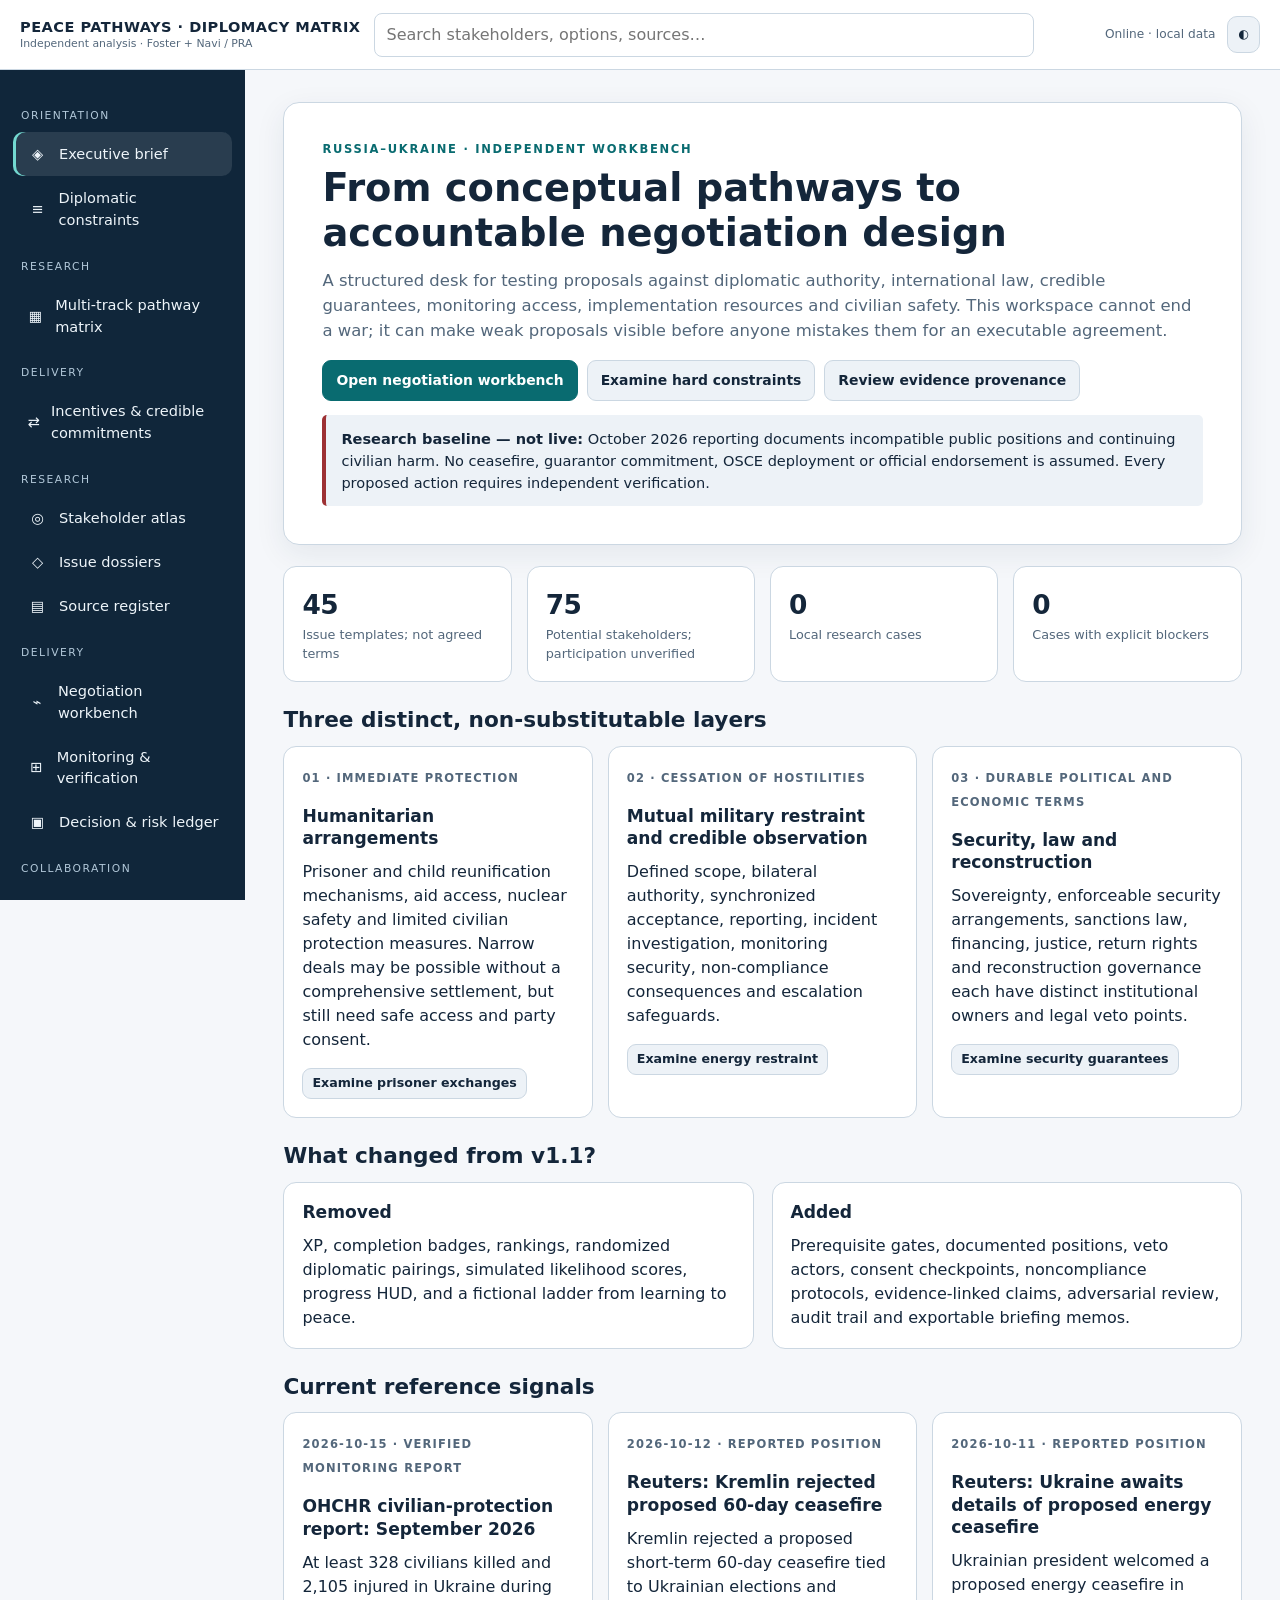
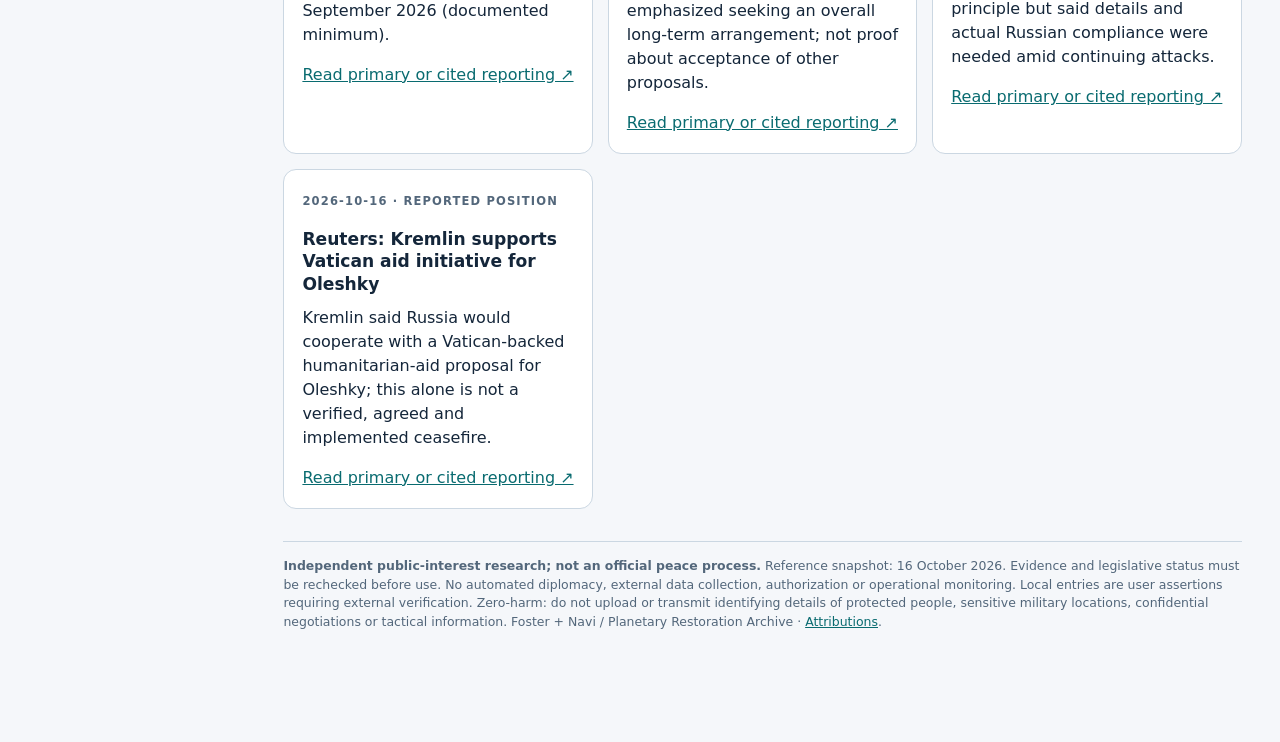
<file: v4/index.html>
<!doctype html>
<html lang="en"><head><meta charset="utf-8"><meta name="viewport" content="width=device-width, initial-scale=1"><meta name="color-scheme" content="light dark"><meta name="theme-color" content="#122941"><meta name="description" content="Independent evidence-oriented Russia–Ukraine peace negotiation and civilian protection design workbench. No official mandate or operational authority."><title>Peace Pathways OS v3 | Multi-Track Diplomacy & Decision Support</title><link rel="icon" href="./assets/icon-192.png"><link rel="manifest" href="./manifest.webmanifest"><link rel="stylesheet" href="./styles.css"></head>
<body><a class="skip" href="#main">Skip to main content</a>
<header class="topbar"><button id="menuToggle" aria-label="Open navigation" aria-controls="nav" aria-expanded="false" class="icon-btn mobile">☰</button><a class="identity" href="#/brief"><strong>PEACE PATHWAYS · DIPLOMACY MATRIX</strong><small>Independent analysis · Foster + Navi / PRA</small></a><label class="search"><span class="visually-hidden">Search stakeholders, options or evidence</span><input id="globalSearch" type="search" placeholder="Search stakeholders, options, sources…"></label><div class="topright"><span id="netStatus" title="Connectivity only; not a guarantee of remote services">Offline capable</span><button id="themeToggle" class="icon-btn" title="Switch color theme" aria-label="Switch color theme">◐</button></div></header>
<div class="app"><aside class="sidebar" id="nav"><nav aria-label="Primary navigation" id="routeNav"></nav><div class="meta"><b>Research baseline: 16 Oct 2026</b><p>All positions are dated and attributable. Proposals are hypotheses, not mandates.</p><p id="storageIndicator">Local workspace</p></div></aside><main id="main" tabindex="-1"><noscript><h1>Peace Pathways OS v3</h1><p>Evidence-first negotiation design, civilian protection, and recovery planning. This website is independent and does not negotiate on behalf of any party. JavaScript enables the searchable catalogs, private workspace and draft exports.</p><p>Read the offline documentation and complete source files: <a href="./README.md">README</a>, <a href="./data/evidence.json">Evidence</a>, <a href="./data/solutions.json">Issue library</a>, and <a href="./data/entities.json">Stakeholder reference</a>, <a href="./data/pathway-catalog.json">Multi-track catalog</a> and <a href="./data/guide-bank.json">Legacy research guides</a>.</p></noscript></main></div>
<div id="toast" role="status" aria-live="polite" class="toast"></div>
<script type="application/json" id="catalog">{"version":"3.0.0","asOf":"2026-10-16","entities":[{"id":"ukraine","name":"Ukraine","kind":"state","capabilities":["decision","security","humanitarian","legal","civilian","energy","maritime"],"mandate":"Authorized Ukrainian authorities must consent to sovereign decisions and operational instructions.","constraint":"Security, territorial integrity, protection of civilians and meaningful guarantees are vital.","status":"Potential contribution — not an endorsement, pledge or verified participation","confidence":"Medium: capability assessment; willingness unverified","stakeholderModel":{"documentedAuthority":"Authorized Ukrainian authorities must consent to sovereign decisions and operational instructions.","potentialLeverage":["decision","security","humanitarian","legal","civilian","energy","maritime"],"inferredIncentive":"INFERENCE, NOT AN OFFICIAL POSITION: Protect civilian lives, maintain lawful agency and secure credible commitments.","constraints":"Security, territorial integrity, protection of civilians and meaningful guarantees are vital.","redLines":"UNKNOWN without entity-specific authorized, dated consultation; law and affected communities must be protected.","BATNA":"UNCERTAIN: validate documented alternatives and opportunity costs; do not invent private motives.","spoilerRisk":"Loss of mandate, non-cooperation, disinformation, funding gaps or verification failure; test context specifically."}},{"id":"russia","name":"Russia","kind":"state","capabilities":["decision","security","trade","energy","maritime","legal"],"mandate":"Russian civilian and military authorities can decide whether Russian forces cease attacks or withdraw.","constraint":"Russian acceptance cannot be inferred from talks; independently verify implementation.","status":"Potential contribution — not an endorsement, pledge or verified participation","confidence":"Medium: capability assessment; willingness unverified","stakeholderModel":{"documentedAuthority":"Russian civilian and military authorities can decide whether Russian forces cease attacks or withdraw.","potentialLeverage":["decision","security","trade","energy","maritime","legal"],"inferredIncentive":"INFERENCE, NOT AN OFFICIAL POSITION: A credible, bounded arrangement should improve civilian safety while respecting this actor’s mandate and constraints.","constraints":"Russian acceptance cannot be inferred from talks; independently verify implementation.","redLines":"UNKNOWN without entity-specific authorized, dated consultation; law and affected communities must be protected.","BATNA":"UNCERTAIN: validate documented alternatives and opportunity costs; do not invent private motives.","spoilerRisk":"Loss of mandate, non-cooperation, disinformation, funding gaps or verification failure; test context specifically."}},{"id":"united-states","name":"United States","kind":"state","capabilities":["mediation","security","finance","trade","legal"],"mandate":"Coordinates high-level diplomacy, sanctions and potential security commitments.","constraint":"Changes in policy may undermine counterpart confidence and predictability.","status":"Potential contribution — not an endorsement, pledge or verified participation","confidence":"Medium: capability assessment; willingness unverified","stakeholderModel":{"documentedAuthority":"Coordinates high-level diplomacy, sanctions and potential security commitments.","potentialLeverage":["mediation","security","finance","trade","legal"],"inferredIncentive":"INFERENCE, NOT AN OFFICIAL POSITION: A credible, bounded arrangement should improve civilian safety while respecting this actor’s mandate and constraints.","constraints":"Changes in policy may undermine counterpart confidence and predictability.","redLines":"UNKNOWN without entity-specific authorized, dated consultation; law and affected communities must be protected.","BATNA":"UNCERTAIN: validate documented alternatives and opportunity costs; do not invent private motives.","spoilerRisk":"Loss of mandate, non-cooperation, disinformation, funding gaps or verification failure; test context specifically."}},{"id":"european-union","name":"European Union","kind":"intergovernmental","capabilities":["finance","trade","security","legal","reconstruction","verification"],"mandate":"EU institutions and member states control important European financial and sanctions decisions.","constraint":"Member-state powers, legal competences and unanimity requirements differ.","status":"Potential contribution — not an endorsement, pledge or verified participation","confidence":"Medium: capability assessment; willingness unverified","stakeholderModel":{"documentedAuthority":"EU institutions and member states control important European financial and sanctions decisions.","potentialLeverage":["finance","trade","security","legal","reconstruction","verification"],"inferredIncentive":"INFERENCE, NOT AN OFFICIAL POSITION: A credible, bounded arrangement should improve civilian safety while respecting this actor’s mandate and constraints.","constraints":"Member-state powers, legal competences and unanimity requirements differ.","redLines":"UNKNOWN without entity-specific authorized, dated consultation; law and affected communities must be protected.","BATNA":"UNCERTAIN: validate documented alternatives and opportunity costs; do not invent private motives.","spoilerRisk":"Loss of mandate, non-cooperation, disinformation, funding gaps or verification failure; test context specifically."}},{"id":"china","name":"China","kind":"state","capabilities":["trade","mediation","finance","decision"],"mandate":"Maintains extensive political and commercial ties and diplomatic access to Moscow.","constraint":"Willingness to exercise costly influence remains unproven.","status":"Potential contribution — not an endorsement, pledge or verified participation","confidence":"Medium: capability assessment; willingness unverified","stakeholderModel":{"documentedAuthority":"Maintains extensive political and commercial ties and diplomatic access to Moscow.","potentialLeverage":["trade","mediation","finance","decision"],"inferredIncentive":"INFERENCE, NOT AN OFFICIAL POSITION: A credible, bounded arrangement should improve civilian safety while respecting this actor’s mandate and constraints.","constraints":"Willingness to exercise costly influence remains unproven.","redLines":"UNKNOWN without entity-specific authorized, dated consultation; law and affected communities must be protected.","BATNA":"UNCERTAIN: validate documented alternatives and opportunity costs; do not invent private motives.","spoilerRisk":"Loss of mandate, non-cooperation, disinformation, funding gaps or verification failure; test context specifically."}},{"id":"turkiye","name":"Türkiye","kind":"state","capabilities":["mediation","maritime","trade","security","humanitarian"],"mandate":"Can convene talks and support technical Black Sea maritime arrangements.","constraint":"Shipping safety cannot be guaranteed unilaterally.","status":"Potential contribution — not an endorsement, pledge or verified participation","confidence":"Medium: capability assessment; willingness unverified","stakeholderModel":{"documentedAuthority":"Can convene talks and support technical Black Sea maritime arrangements.","potentialLeverage":["mediation","maritime","trade","security","humanitarian"],"inferredIncentive":"INFERENCE, NOT AN OFFICIAL POSITION: A credible, bounded arrangement should improve civilian safety while respecting this actor’s mandate and constraints.","constraints":"Shipping safety cannot be guaranteed unilaterally.","redLines":"UNKNOWN without entity-specific authorized, dated consultation; law and affected communities must be protected.","BATNA":"UNCERTAIN: validate documented alternatives and opportunity costs; do not invent private motives.","spoilerRisk":"Loss of mandate, non-cooperation, disinformation, funding gaps or verification failure; test context specifically."}},{"id":"india","name":"India","kind":"state","capabilities":["mediation","trade","energy","maritime","finance"],"mandate":"Can connect energy, maritime, commercial and diplomatic workstreams.","constraint":"May prioritize strategic autonomy; commitments require explicit consent.","status":"Potential contribution — not an endorsement, pledge or verified participation","confidence":"Medium: capability assessment; willingness unverified","stakeholderModel":{"documentedAuthority":"Can connect energy, maritime, commercial and diplomatic workstreams.","potentialLeverage":["mediation","trade","energy","maritime","finance"],"inferredIncentive":"INFERENCE, NOT AN OFFICIAL POSITION: A credible, bounded arrangement should improve civilian safety while respecting this actor’s mandate and constraints.","constraints":"May prioritize strategic autonomy; commitments require explicit consent.","redLines":"UNKNOWN without entity-specific authorized, dated consultation; law and affected communities must be protected.","BATNA":"UNCERTAIN: validate documented alternatives and opportunity costs; do not invent private motives.","spoilerRisk":"Loss of mandate, non-cooperation, disinformation, funding gaps or verification failure; test context specifically."}},{"id":"united-arab-emirates","name":"United Arab Emirates","kind":"state","capabilities":["mediation","humanitarian","finance"],"mandate":"Has experience facilitating prisoner exchanges and hosting meetings.","constraint":"Humanitarian success does not demonstrate comprehensive-settlement authority.","status":"Potential contribution — not an endorsement, pledge or verified participation","confidence":"Medium: capability assessment; willingness unverified","stakeholderModel":{"documentedAuthority":"Has experience facilitating prisoner exchanges and hosting meetings.","potentialLeverage":["mediation","humanitarian","finance"],"inferredIncentive":"INFERENCE, NOT AN OFFICIAL POSITION: A credible, bounded arrangement should improve civilian safety while respecting this actor’s mandate and constraints.","constraints":"Humanitarian success does not demonstrate comprehensive-settlement authority.","redLines":"UNKNOWN without entity-specific authorized, dated consultation; law and affected communities must be protected.","BATNA":"UNCERTAIN: validate documented alternatives and opportunity costs; do not invent private motives.","spoilerRisk":"Loss of mandate, non-cooperation, disinformation, funding gaps or verification failure; test context specifically."}},{"id":"united-kingdom","name":"United Kingdom","kind":"state","capabilities":["security","finance","legal","reconstruction","verification"],"mandate":"Could underwrite security and implementation support through lawful commitments.","constraint":"Cannot unilaterally guarantee another government's decisions.","status":"Potential contribution — not an endorsement, pledge or verified participation","confidence":"Medium: capability assessment; willingness unverified","stakeholderModel":{"documentedAuthority":"Could underwrite security and implementation support through lawful commitments.","potentialLeverage":["security","finance","legal","reconstruction","verification"],"inferredIncentive":"INFERENCE, NOT AN OFFICIAL POSITION: A credible, bounded arrangement should improve civilian safety while respecting this actor’s mandate and constraints.","constraints":"Cannot unilaterally guarantee another government's decisions.","redLines":"UNKNOWN without entity-specific authorized, dated consultation; law and affected communities must be protected.","BATNA":"UNCERTAIN: validate documented alternatives and opportunity costs; do not invent private motives.","spoilerRisk":"Loss of mandate, non-cooperation, disinformation, funding gaps or verification failure; test context specifically."}},{"id":"france","name":"France","kind":"state","capabilities":["security","mediation","legal","reconstruction","verification"],"mandate":"Has UN, EU and European security channels and reconstruction capacity.","constraint":"Post-ceasefire security activity requires mandates and consent.","status":"Potential contribution — not an endorsement, pledge or verified participation","confidence":"Medium: capability assessment; willingness unverified","stakeholderModel":{"documentedAuthority":"Has UN, EU and European security channels and reconstruction capacity.","potentialLeverage":["security","mediation","legal","reconstruction","verification"],"inferredIncentive":"INFERENCE, NOT AN OFFICIAL POSITION: A credible, bounded arrangement should improve civilian safety while respecting this actor’s mandate and constraints.","constraints":"Post-ceasefire security activity requires mandates and consent.","redLines":"UNKNOWN without entity-specific authorized, dated consultation; law and affected communities must be protected.","BATNA":"UNCERTAIN: validate documented alternatives and opportunity costs; do not invent private motives.","spoilerRisk":"Loss of mandate, non-cooperation, disinformation, funding gaps or verification failure; test context specifically."}},{"id":"germany","name":"Germany","kind":"state","capabilities":["finance","security","reconstruction","energy","trade"],"mandate":"Can mobilize industrial, energy and recovery resources.","constraint":"Domestic political and budgetary tradeoffs apply.","status":"Potential contribution — not an endorsement, pledge or verified participation","confidence":"Medium: capability assessment; willingness unverified","stakeholderModel":{"documentedAuthority":"Can mobilize industrial, energy and recovery resources.","potentialLeverage":["finance","security","reconstruction","energy","trade"],"inferredIncentive":"INFERENCE, NOT AN OFFICIAL POSITION: A credible, bounded arrangement should improve civilian safety while respecting this actor’s mandate and constraints.","constraints":"Domestic political and budgetary tradeoffs apply.","redLines":"UNKNOWN without entity-specific authorized, dated consultation; law and affected communities must be protected.","BATNA":"UNCERTAIN: validate documented alternatives and opportunity costs; do not invent private motives.","spoilerRisk":"Loss of mandate, non-cooperation, disinformation, funding gaps or verification failure; test context specifically."}},{"id":"coalition-of-the-willing","name":"Coalition of the Willing","kind":"coalition","capabilities":["security","verification","finance","reconstruction"],"mandate":"Potentially organizes voluntary security commitments after hostilities cease.","constraint":"Composition, authorities and deployments cannot be presumed.","status":"Potential contribution — not an endorsement, pledge or verified participation","confidence":"Medium: capability assessment; willingness unverified","stakeholderModel":{"documentedAuthority":"Potentially organizes voluntary security commitments after hostilities cease.","potentialLeverage":["security","verification","finance","reconstruction"],"inferredIncentive":"INFERENCE, NOT AN OFFICIAL POSITION: A credible, bounded arrangement should improve civilian safety while respecting this actor’s mandate and constraints.","constraints":"Composition, authorities and deployments cannot be presumed.","redLines":"UNKNOWN without entity-specific authorized, dated consultation; law and affected communities must be protected.","BATNA":"UNCERTAIN: validate documented alternatives and opportunity costs; do not invent private motives.","spoilerRisk":"Loss of mandate, non-cooperation, disinformation, funding gaps or verification failure; test context specifically."}},{"id":"nato","name":"NATO","kind":"alliance","capabilities":["security","verification","defensive-cyber"],"mandate":"Coordinates allied defence and deterrence commitments.","constraint":"Alliance consensus and escalation risks constrain options.","status":"Potential contribution — not an endorsement, pledge or verified participation","confidence":"Medium: capability assessment; willingness unverified","stakeholderModel":{"documentedAuthority":"Coordinates allied defence and deterrence commitments.","potentialLeverage":["security","verification","defensive cyber"],"inferredIncentive":"INFERENCE, NOT AN OFFICIAL POSITION: A credible, bounded arrangement should improve civilian safety while respecting this actor’s mandate and constraints.","constraints":"Alliance consensus and escalation risks constrain options.","redLines":"UNKNOWN without entity-specific authorized, dated consultation; law and affected communities must be protected.","BATNA":"UNCERTAIN: validate documented alternatives and opportunity costs; do not invent private motives.","spoilerRisk":"Loss of mandate, non-cooperation, disinformation, funding gaps or verification failure; test context specifically."}},{"id":"egypt","name":"Egypt","kind":"state","capabilities":["mediation","maritime","trade","humanitarian"],"mandate":"Could help convene a food-and-shipping safe-passage workstream.","constraint":"No authority to command belligerents or commercial ships.","status":"Potential contribution — not an endorsement, pledge or verified participation","confidence":"Medium: capability assessment; willingness unverified","stakeholderModel":{"documentedAuthority":"Could help convene a food-and-shipping safe-passage workstream.","potentialLeverage":["mediation","maritime","trade","humanitarian"],"inferredIncentive":"INFERENCE, NOT AN OFFICIAL POSITION: A credible, bounded arrangement should improve civilian safety while respecting this actor’s mandate and constraints.","constraints":"No authority to command belligerents or commercial ships.","redLines":"UNKNOWN without entity-specific authorized, dated consultation; law and affected communities must be protected.","BATNA":"UNCERTAIN: validate documented alternatives and opportunity costs; do not invent private motives.","spoilerRisk":"Loss of mandate, non-cooperation, disinformation, funding gaps or verification failure; test context specifically."}},{"id":"brazil","name":"Brazil","kind":"state","capabilities":["mediation","trade","finance","civilian"],"mandate":"Offers Global South diplomatic connectivity and multilateral diplomacy.","constraint":"Any mediation formula must genuinely include Ukraine.","status":"Potential contribution — not an endorsement, pledge or verified participation","confidence":"Medium: capability assessment; willingness unverified","stakeholderModel":{"documentedAuthority":"Offers Global South diplomatic connectivity and multilateral diplomacy.","potentialLeverage":["mediation","trade","finance","civilian"],"inferredIncentive":"INFERENCE, NOT AN OFFICIAL POSITION: A credible, bounded arrangement should improve civilian safety while respecting this actor’s mandate and constraints.","constraints":"Any mediation formula must genuinely include Ukraine.","redLines":"UNKNOWN without entity-specific authorized, dated consultation; law and affected communities must be protected.","BATNA":"UNCERTAIN: validate documented alternatives and opportunity costs; do not invent private motives.","spoilerRisk":"Loss of mandate, non-cooperation, disinformation, funding gaps or verification failure; test context specifically."}},{"id":"switzerland","name":"Switzerland","kind":"state","capabilities":["mediation","verification","legal","humanitarian"],"mandate":"Could host diplomacy and develop monitoring procedures.","constraint":"Neutral facilitation cannot substitute for mandate or consent.","status":"Potential contribution — not an endorsement, pledge or verified participation","confidence":"Medium: capability assessment; willingness unverified","stakeholderModel":{"documentedAuthority":"Could host diplomacy and develop monitoring procedures.","potentialLeverage":["mediation","verification","legal","humanitarian"],"inferredIncentive":"INFERENCE, NOT AN OFFICIAL POSITION: A credible, bounded arrangement should improve civilian safety while respecting this actor’s mandate and constraints.","constraints":"Neutral facilitation cannot substitute for mandate or consent.","redLines":"UNKNOWN without entity-specific authorized, dated consultation; law and affected communities must be protected.","BATNA":"UNCERTAIN: validate documented alternatives and opportunity costs; do not invent private motives.","spoilerRisk":"Loss of mandate, non-cooperation, disinformation, funding gaps or verification failure; test context specifically."}},{"id":"osce","name":"OSCE","kind":"intergovernmental","capabilities":["verification","mediation","security","legal"],"mandate":"Possible technical monitoring, incident processes and dialogue support.","constraint":"Mandate, access, resources and consensus are significant hurdles.","status":"Potential contribution — not an endorsement, pledge or verified participation","confidence":"Medium: capability assessment; willingness unverified","stakeholderModel":{"documentedAuthority":"Possible technical monitoring, incident processes and dialogue support.","potentialLeverage":["verification","mediation","security","legal"],"inferredIncentive":"INFERENCE, NOT AN OFFICIAL POSITION: A credible, bounded arrangement should improve civilian safety while respecting this actor’s mandate and constraints.","constraints":"Mandate, access, resources and consensus are significant hurdles.","redLines":"UNKNOWN without entity-specific authorized, dated consultation; law and affected communities must be protected.","BATNA":"UNCERTAIN: validate documented alternatives and opportunity costs; do not invent private motives.","spoilerRisk":"Loss of mandate, non-cooperation, disinformation, funding gaps or verification failure; test context specifically."}},{"id":"united-nations-secretariat","name":"United Nations Secretariat","kind":"intergovernmental","capabilities":["mediation","humanitarian","legal","verification"],"mandate":"Offers good offices, operational coordination and international framework.","constraint":"Secretariat cannot impose a settlement or exceed mandate.","status":"Potential contribution — not an endorsement, pledge or verified participation","confidence":"Medium: capability assessment; willingness unverified","stakeholderModel":{"documentedAuthority":"Offers good offices, operational coordination and international framework.","potentialLeverage":["mediation","humanitarian","legal","verification"],"inferredIncentive":"INFERENCE, NOT AN OFFICIAL POSITION: A credible, bounded arrangement should improve civilian safety while respecting this actor’s mandate and constraints.","constraints":"Secretariat cannot impose a settlement or exceed mandate.","redLines":"UNKNOWN without entity-specific authorized, dated consultation; law and affected communities must be protected.","BATNA":"UNCERTAIN: validate documented alternatives and opportunity costs; do not invent private motives.","spoilerRisk":"Loss of mandate, non-cooperation, disinformation, funding gaps or verification failure; test context specifically."}},{"id":"saudi-arabia","name":"Saudi Arabia","kind":"state","capabilities":["mediation","energy","trade","finance"],"mandate":"May convene talks and support commodity and confidence measures.","constraint":"High-level access is not proof of effective coercive leverage.","status":"Potential contribution — not an endorsement, pledge or verified participation","confidence":"Medium: capability assessment; willingness unverified","stakeholderModel":{"documentedAuthority":"May convene talks and support commodity and confidence measures.","potentialLeverage":["mediation","energy","trade","finance"],"inferredIncentive":"INFERENCE, NOT AN OFFICIAL POSITION: A credible, bounded arrangement should improve civilian safety while respecting this actor’s mandate and constraints.","constraints":"High-level access is not proof of effective coercive leverage.","redLines":"UNKNOWN without entity-specific authorized, dated consultation; law and affected communities must be protected.","BATNA":"UNCERTAIN: validate documented alternatives and opportunity costs; do not invent private motives.","spoilerRisk":"Loss of mandate, non-cooperation, disinformation, funding gaps or verification failure; test context specifically."}},{"id":"kazakhstan","name":"Kazakhstan","kind":"state","capabilities":["mediation","trade","humanitarian"],"mandate":"Offers regional diplomacy and possible confidence-building channels.","constraint":"Political and economic dependencies constrain room to maneuver.","status":"Potential contribution — not an endorsement, pledge or verified participation","confidence":"Medium: capability assessment; willingness unverified","stakeholderModel":{"documentedAuthority":"Offers regional diplomacy and possible confidence-building channels.","potentialLeverage":["mediation","trade","humanitarian"],"inferredIncentive":"INFERENCE, NOT AN OFFICIAL POSITION: A credible, bounded arrangement should improve civilian safety while respecting this actor’s mandate and constraints.","constraints":"Political and economic dependencies constrain room to maneuver.","redLines":"UNKNOWN without entity-specific authorized, dated consultation; law and affected communities must be protected.","BATNA":"UNCERTAIN: validate documented alternatives and opportunity costs; do not invent private motives.","spoilerRisk":"Loss of mandate, non-cooperation, disinformation, funding gaps or verification failure; test context specifically."}},{"id":"iaea","name":"IAEA","kind":"intergovernmental","capabilities":["nuclear","verification","energy","legal"],"mandate":"Provides nuclear-safety expertise and supports technical repair arrangements.","constraint":"Safeguards mandate is not a general ceasefire-enforcement mandate.","status":"Potential contribution — not an endorsement, pledge or verified participation","confidence":"Medium: capability assessment; willingness unverified","stakeholderModel":{"documentedAuthority":"Provides nuclear-safety expertise and supports technical repair arrangements.","potentialLeverage":["nuclear","verification","energy","legal"],"inferredIncentive":"INFERENCE, NOT AN OFFICIAL POSITION: A credible, bounded arrangement should improve civilian safety while respecting this actor’s mandate and constraints.","constraints":"Safeguards mandate is not a general ceasefire-enforcement mandate.","redLines":"UNKNOWN without entity-specific authorized, dated consultation; law and affected communities must be protected.","BATNA":"UNCERTAIN: validate documented alternatives and opportunity costs; do not invent private motives.","spoilerRisk":"Loss of mandate, non-cooperation, disinformation, funding gaps or verification failure; test context specifically."}},{"id":"icrc","name":"ICRC","kind":"humanitarian","capabilities":["humanitarian","prisoners","children","civilian","legal"],"mandate":"Neutral, impartial intermediary for detention, tracing and repatriation.","constraint":"Requires access, parties' cooperation and humanitarian confidentiality.","status":"Potential contribution — not an endorsement, pledge or verified participation","confidence":"Medium: capability assessment; willingness unverified","stakeholderModel":{"documentedAuthority":"Neutral, impartial intermediary for detention, tracing and repatriation.","potentialLeverage":["humanitarian","prisoners","children","civilian","legal"],"inferredIncentive":"INFERENCE, NOT AN OFFICIAL POSITION: A credible, bounded arrangement should improve civilian safety while respecting this actor’s mandate and constraints.","constraints":"Requires access, parties' cooperation and humanitarian confidentiality.","redLines":"UNKNOWN without entity-specific authorized, dated consultation; law and affected communities must be protected.","BATNA":"UNCERTAIN: validate documented alternatives and opportunity costs; do not invent private motives.","spoilerRisk":"Loss of mandate, non-cooperation, disinformation, funding gaps or verification failure; test context specifically."}},{"id":"qatar","name":"Qatar","kind":"state","capabilities":["mediation","children","humanitarian"],"mandate":"Offers child and family reunification mediation experience.","constraint":"Consent and child protection govern all interventions.","status":"Potential contribution — not an endorsement, pledge or verified participation","confidence":"Medium: capability assessment; willingness unverified","stakeholderModel":{"documentedAuthority":"Offers child and family reunification mediation experience.","potentialLeverage":["mediation","children","humanitarian"],"inferredIncentive":"INFERENCE, NOT AN OFFICIAL POSITION: A credible, bounded arrangement should improve civilian safety while respecting this actor’s mandate and constraints.","constraints":"Consent and child protection govern all interventions.","redLines":"UNKNOWN without entity-specific authorized, dated consultation; law and affected communities must be protected.","BATNA":"UNCERTAIN: validate documented alternatives and opportunity costs; do not invent private motives.","spoilerRisk":"Loss of mandate, non-cooperation, disinformation, funding gaps or verification failure; test context specifically."}},{"id":"ukrainian-and-russian-military-commands","name":"Ukrainian and Russian military commands","kind":"operational","capabilities":["decision","security","verification","energy","maritime"],"mandate":"Only authorized command structures can transmit synchronized ceasefire orders.","constraint":"No third party may impersonate, instruct or target combatants.","status":"Potential contribution — not an endorsement, pledge or verified participation","confidence":"Medium: capability assessment; willingness unverified","stakeholderModel":{"documentedAuthority":"Only authorized command structures can transmit synchronized ceasefire orders.","potentialLeverage":["decision","security","verification","energy","maritime"],"inferredIncentive":"INFERENCE, NOT AN OFFICIAL POSITION: A credible, bounded arrangement should improve civilian safety while respecting this actor’s mandate and constraints.","constraints":"No third party may impersonate, instruct or target combatants.","redLines":"UNKNOWN without entity-specific authorized, dated consultation; law and affected communities must be protected.","BATNA":"UNCERTAIN: validate documented alternatives and opportunity costs; do not invent private motives.","spoilerRisk":"Loss of mandate, non-cooperation, disinformation, funding gaps or verification failure; test context specifically."}},{"id":"un-ocha","name":"UN OCHA","kind":"humanitarian","capabilities":["humanitarian","civilian","verification"],"mandate":"Can coordinate relief and protection information within its mandate.","constraint":"Access is negotiated; no guarantee of safe corridors.","status":"Potential contribution — not an endorsement, pledge or verified participation","confidence":"Medium: capability assessment; willingness unverified","stakeholderModel":{"documentedAuthority":"Can coordinate relief and protection information within its mandate.","potentialLeverage":["humanitarian","civilian","verification"],"inferredIncentive":"INFERENCE, NOT AN OFFICIAL POSITION: A credible, bounded arrangement should improve civilian safety while respecting this actor’s mandate and constraints.","constraints":"Access is negotiated; no guarantee of safe corridors.","redLines":"UNKNOWN without entity-specific authorized, dated consultation; law and affected communities must be protected.","BATNA":"UNCERTAIN: validate documented alternatives and opportunity costs; do not invent private motives.","spoilerRisk":"Loss of mandate, non-cooperation, disinformation, funding gaps or verification failure; test context specifically."}},{"id":"imo","name":"IMO","kind":"intergovernmental","capabilities":["maritime","trade","legal","verification"],"mandate":"Provides maritime safety standards, coordination and reporting channels.","constraint":"No military enforcement powers.","status":"Potential contribution — not an endorsement, pledge or verified participation","confidence":"Medium: capability assessment; willingness unverified","stakeholderModel":{"documentedAuthority":"Provides maritime safety standards, coordination and reporting channels.","potentialLeverage":["maritime","trade","legal","verification"],"inferredIncentive":"INFERENCE, NOT AN OFFICIAL POSITION: A credible, bounded arrangement should improve civilian safety while respecting this actor’s mandate and constraints.","constraints":"No military enforcement powers.","redLines":"UNKNOWN without entity-specific authorized, dated consultation; law and affected communities must be protected.","BATNA":"UNCERTAIN: validate documented alternatives and opportunity costs; do not invent private motives.","spoilerRisk":"Loss of mandate, non-cooperation, disinformation, funding gaps or verification failure; test context specifically."}},{"id":"unctad","name":"UNCTAD","kind":"intergovernmental","capabilities":["trade","maritime","finance","food"],"mandate":"Can study and facilitate trade, grain, fertilizers and supply chains.","constraint":"Commercial facilitation is not a military agreement.","status":"Potential contribution — not an endorsement, pledge or verified participation","confidence":"Medium: capability assessment; willingness unverified","stakeholderModel":{"documentedAuthority":"Can study and facilitate trade, grain, fertilizers and supply chains.","potentialLeverage":["trade","maritime","finance","food"],"inferredIncentive":"INFERENCE, NOT AN OFFICIAL POSITION: A credible, bounded arrangement should improve civilian safety while respecting this actor’s mandate and constraints.","constraints":"Commercial facilitation is not a military agreement.","redLines":"UNKNOWN without entity-specific authorized, dated consultation; law and affected communities must be protected.","BATNA":"UNCERTAIN: validate documented alternatives and opportunity costs; do not invent private motives.","spoilerRisk":"Loss of mandate, non-cooperation, disinformation, funding gaps or verification failure; test context specifically."}},{"id":"world-food-programme","name":"World Food Programme","kind":"humanitarian","capabilities":["food","humanitarian","trade","logistics"],"mandate":"Supports food-security analysis, sourcing and distribution.","constraint":"Access and funding constrain operations.","status":"Potential contribution — not an endorsement, pledge or verified participation","confidence":"Medium: capability assessment; willingness unverified","stakeholderModel":{"documentedAuthority":"Supports food-security analysis, sourcing and distribution.","potentialLeverage":["food","humanitarian","trade","logistics"],"inferredIncentive":"INFERENCE, NOT AN OFFICIAL POSITION: A credible, bounded arrangement should improve civilian safety while respecting this actor’s mandate and constraints.","constraints":"Access and funding constrain operations.","redLines":"UNKNOWN without entity-specific authorized, dated consultation; law and affected communities must be protected.","BATNA":"UNCERTAIN: validate documented alternatives and opportunity costs; do not invent private motives.","spoilerRisk":"Loss of mandate, non-cooperation, disinformation, funding gaps or verification failure; test context specifically."}},{"id":"unicef","name":"UNICEF","kind":"humanitarian","capabilities":["children","civilian","humanitarian","education"],"mandate":"Child protection, education and basic-services support.","constraint":"Protection and safeguarding requirements are paramount.","status":"Potential contribution — not an endorsement, pledge or verified participation","confidence":"Medium: capability assessment; willingness unverified","stakeholderModel":{"documentedAuthority":"Child protection, education and basic-services support.","potentialLeverage":["children","civilian","humanitarian","education"],"inferredIncentive":"INFERENCE, NOT AN OFFICIAL POSITION: A credible, bounded arrangement should improve civilian safety while respecting this actor’s mandate and constraints.","constraints":"Protection and safeguarding requirements are paramount.","redLines":"UNKNOWN without entity-specific authorized, dated consultation; law and affected communities must be protected.","BATNA":"UNCERTAIN: validate documented alternatives and opportunity costs; do not invent private motives.","spoilerRisk":"Loss of mandate, non-cooperation, disinformation, funding gaps or verification failure; test context specifically."}},{"id":"unhcr","name":"UNHCR","kind":"humanitarian","capabilities":["humanitarian","civilian","refugees","reconstruction"],"mandate":"Assists displaced people and supports voluntary, safe durable solutions.","constraint":"Returns cannot be compelled or presumed safe.","status":"Potential contribution — not an endorsement, pledge or verified participation","confidence":"Medium: capability assessment; willingness unverified","stakeholderModel":{"documentedAuthority":"Assists displaced people and supports voluntary, safe durable solutions.","potentialLeverage":["humanitarian","civilian","refugees","reconstruction"],"inferredIncentive":"INFERENCE, NOT AN OFFICIAL POSITION: A credible, bounded arrangement should improve civilian safety while respecting this actor’s mandate and constraints.","constraints":"Returns cannot be compelled or presumed safe.","redLines":"UNKNOWN without entity-specific authorized, dated consultation; law and affected communities must be protected.","BATNA":"UNCERTAIN: validate documented alternatives and opportunity costs; do not invent private motives.","spoilerRisk":"Loss of mandate, non-cooperation, disinformation, funding gaps or verification failure; test context specifically."}},{"id":"international-coalition-for-return-of-ukrainian-children","name":"International Coalition for Return of Ukrainian Children","kind":"coalition","capabilities":["children","humanitarian","legal","verification"],"mandate":"Can coordinate lawful return and reunification efforts.","constraint":"Child identity, consent and privacy require careful safeguards.","status":"Potential contribution — not an endorsement, pledge or verified participation","confidence":"Medium: capability assessment; willingness unverified","stakeholderModel":{"documentedAuthority":"Can coordinate lawful return and reunification efforts.","potentialLeverage":["children","humanitarian","legal","verification"],"inferredIncentive":"INFERENCE, NOT AN OFFICIAL POSITION: A credible, bounded arrangement should improve civilian safety while respecting this actor’s mandate and constraints.","constraints":"Child identity, consent and privacy require careful safeguards.","redLines":"UNKNOWN without entity-specific authorized, dated consultation; law and affected communities must be protected.","BATNA":"UNCERTAIN: validate documented alternatives and opportunity costs; do not invent private motives.","spoilerRisk":"Loss of mandate, non-cooperation, disinformation, funding gaps or verification failure; test context specifically."}},{"id":"eu-satellite-centre","name":"EU Satellite Centre","kind":"institution","capabilities":["verification","data","security"],"mandate":"Could provide authorized earth-observation analysis for civilian verification.","constraint":"Geospatial intelligence must avoid operational targeting and privacy harms.","status":"Potential contribution — not an endorsement, pledge or verified participation","confidence":"Medium: capability assessment; willingness unverified","stakeholderModel":{"documentedAuthority":"Could provide authorized earth-observation analysis for civilian verification.","potentialLeverage":["verification","data","security"],"inferredIncentive":"INFERENCE, NOT AN OFFICIAL POSITION: A credible, bounded arrangement should improve civilian safety while respecting this actor’s mandate and constraints.","constraints":"Geospatial intelligence must avoid operational targeting and privacy harms.","redLines":"UNKNOWN without entity-specific authorized, dated consultation; law and affected communities must be protected.","BATNA":"UNCERTAIN: validate documented alternatives and opportunity costs; do not invent private motives.","spoilerRisk":"Loss of mandate, non-cooperation, disinformation, funding gaps or verification failure; test context specifically."}},{"id":"ukrainian-and-russian-energy-grid-operators","name":"Ukrainian and Russian energy-grid operators","kind":"operational","capabilities":["energy","nuclear","verification","logistics"],"mandate":"Can perform technically authorized repairs and grid-level protection planning.","constraint":"Work requires permits, safety guarantees and protected access.","status":"Potential contribution — not an endorsement, pledge or verified participation","confidence":"Medium: capability assessment; willingness unverified","stakeholderModel":{"documentedAuthority":"Can perform technically authorized repairs and grid-level protection planning.","potentialLeverage":["energy","nuclear","verification","logistics"],"inferredIncentive":"INFERENCE, NOT AN OFFICIAL POSITION: A credible, bounded arrangement should improve civilian safety while respecting this actor’s mandate and constraints.","constraints":"Work requires permits, safety guarantees and protected access.","redLines":"UNKNOWN without entity-specific authorized, dated consultation; law and affected communities must be protected.","BATNA":"UNCERTAIN: validate documented alternatives and opportunity costs; do not invent private motives.","spoilerRisk":"Loss of mandate, non-cooperation, disinformation, funding gaps or verification failure; test context specifically."}},{"id":"poland","name":"Poland","kind":"state","capabilities":["security","logistics","finance","reconstruction","refugees"],"mandate":"Critical logistics and cross-border relief coordination.","constraint":"Security responsibilities and domestic interests matter.","status":"Potential contribution — not an endorsement, pledge or verified participation","confidence":"Medium: capability assessment; willingness unverified","stakeholderModel":{"documentedAuthority":"Critical logistics and cross-border relief coordination.","potentialLeverage":["security","logistics","finance","reconstruction","refugees"],"inferredIncentive":"INFERENCE, NOT AN OFFICIAL POSITION: A credible, bounded arrangement should improve civilian safety while respecting this actor’s mandate and constraints.","constraints":"Security responsibilities and domestic interests matter.","redLines":"UNKNOWN without entity-specific authorized, dated consultation; law and affected communities must be protected.","BATNA":"UNCERTAIN: validate documented alternatives and opportunity costs; do not invent private motives.","spoilerRisk":"Loss of mandate, non-cooperation, disinformation, funding gaps or verification failure; test context specifically."}},{"id":"canada","name":"Canada","kind":"state","capabilities":["security","finance","mediation","reconstruction"],"mandate":"Can coordinate assistance, diplomacy and recovery support.","constraint":"Limited independent leverage over Moscow.","status":"Potential contribution — not an endorsement, pledge or verified participation","confidence":"Medium: capability assessment; willingness unverified","stakeholderModel":{"documentedAuthority":"Can coordinate assistance, diplomacy and recovery support.","potentialLeverage":["security","finance","mediation","reconstruction"],"inferredIncentive":"INFERENCE, NOT AN OFFICIAL POSITION: A credible, bounded arrangement should improve civilian safety while respecting this actor’s mandate and constraints.","constraints":"Limited independent leverage over Moscow.","redLines":"UNKNOWN without entity-specific authorized, dated consultation; law and affected communities must be protected.","BATNA":"UNCERTAIN: validate documented alternatives and opportunity costs; do not invent private motives.","spoilerRisk":"Loss of mandate, non-cooperation, disinformation, funding gaps or verification failure; test context specifically."}},{"id":"finland","name":"Finland","kind":"state","capabilities":["security","verification","mediation","defensive-cyber"],"mandate":"Can offer resilience and security-policy expertise.","constraint":"Border and alliance security sensitivities matter.","status":"Potential contribution — not an endorsement, pledge or verified participation","confidence":"Medium: capability assessment; willingness unverified","stakeholderModel":{"documentedAuthority":"Can offer resilience and security-policy expertise.","potentialLeverage":["security","verification","mediation","defensive cyber"],"inferredIncentive":"INFERENCE, NOT AN OFFICIAL POSITION: A credible, bounded arrangement should improve civilian safety while respecting this actor’s mandate and constraints.","constraints":"Border and alliance security sensitivities matter.","redLines":"UNKNOWN without entity-specific authorized, dated consultation; law and affected communities must be protected.","BATNA":"UNCERTAIN: validate documented alternatives and opportunity costs; do not invent private motives.","spoilerRisk":"Loss of mandate, non-cooperation, disinformation, funding gaps or verification failure; test context specifically."}},{"id":"norway","name":"Norway","kind":"state","capabilities":["energy","maritime","finance","reconstruction"],"mandate":"Energy, maritime engineering and humanitarian financing expertise.","constraint":"Not a direct party to territorial negotiations.","status":"Potential contribution — not an endorsement, pledge or verified participation","confidence":"Medium: capability assessment; willingness unverified","stakeholderModel":{"documentedAuthority":"Energy, maritime engineering and humanitarian financing expertise.","potentialLeverage":["energy","maritime","finance","reconstruction"],"inferredIncentive":"INFERENCE, NOT AN OFFICIAL POSITION: A credible, bounded arrangement should improve civilian safety while respecting this actor’s mandate and constraints.","constraints":"Not a direct party to territorial negotiations.","redLines":"UNKNOWN without entity-specific authorized, dated consultation; law and affected communities must be protected.","BATNA":"UNCERTAIN: validate documented alternatives and opportunity costs; do not invent private motives.","spoilerRisk":"Loss of mandate, non-cooperation, disinformation, funding gaps or verification failure; test context specifically."}},{"id":"romania","name":"Romania","kind":"state","capabilities":["maritime","security","logistics","trade"],"mandate":"Black Sea logistics, trade and regional safety.","constraint":"Spillover and regional escalation risks.","status":"Potential contribution — not an endorsement, pledge or verified participation","confidence":"Medium: capability assessment; willingness unverified","stakeholderModel":{"documentedAuthority":"Black Sea logistics, trade and regional safety.","potentialLeverage":["maritime","security","logistics","trade"],"inferredIncentive":"INFERENCE, NOT AN OFFICIAL POSITION: A credible, bounded arrangement should improve civilian safety while respecting this actor’s mandate and constraints.","constraints":"Spillover and regional escalation risks.","redLines":"UNKNOWN without entity-specific authorized, dated consultation; law and affected communities must be protected.","BATNA":"UNCERTAIN: validate documented alternatives and opportunity costs; do not invent private motives.","spoilerRisk":"Loss of mandate, non-cooperation, disinformation, funding gaps or verification failure; test context specifically."}},{"id":"bulgaria","name":"Bulgaria","kind":"state","capabilities":["maritime","trade","security"],"mandate":"Black Sea technical safety and port logistics.","constraint":"Limited direct diplomatic leverage.","status":"Potential contribution — not an endorsement, pledge or verified participation","confidence":"Medium: capability assessment; willingness unverified","stakeholderModel":{"documentedAuthority":"Black Sea technical safety and port logistics.","potentialLeverage":["maritime","trade","security"],"inferredIncentive":"INFERENCE, NOT AN OFFICIAL POSITION: A credible, bounded arrangement should improve civilian safety while respecting this actor’s mandate and constraints.","constraints":"Limited direct diplomatic leverage.","redLines":"UNKNOWN without entity-specific authorized, dated consultation; law and affected communities must be protected.","BATNA":"UNCERTAIN: validate documented alternatives and opportunity costs; do not invent private motives.","spoilerRisk":"Loss of mandate, non-cooperation, disinformation, funding gaps or verification failure; test context specifically."}},{"id":"estonia-latvia-lithuania","name":"Estonia Latvia Lithuania","kind":"coalition","capabilities":["security","defensive-cyber","legal","verification"],"mandate":"Regional digital resilience, defence cooperation and sanctions expertise.","constraint":"This is an analytical grouping, not a single legal entity.","status":"Potential contribution — not an endorsement, pledge or verified participation","confidence":"Medium: capability assessment; willingness unverified","stakeholderModel":{"documentedAuthority":"Regional digital resilience, defence cooperation and sanctions expertise.","potentialLeverage":["security","defensive cyber","legal","verification"],"inferredIncentive":"INFERENCE, NOT AN OFFICIAL POSITION: A credible, bounded arrangement should improve civilian safety while respecting this actor’s mandate and constraints.","constraints":"This is an analytical grouping, not a single legal entity.","redLines":"UNKNOWN without entity-specific authorized, dated consultation; law and affected communities must be protected.","BATNA":"UNCERTAIN: validate documented alternatives and opportunity costs; do not invent private motives.","spoilerRisk":"Loss of mandate, non-cooperation, disinformation, funding gaps or verification failure; test context specifically."}},{"id":"italy","name":"Italy","kind":"state","capabilities":["reconstruction","finance","mediation","humanitarian"],"mandate":"Recovery financing, EU negotiation and welfare coordination.","constraint":"Support depends on political and financial mandates.","status":"Potential contribution — not an endorsement, pledge or verified participation","confidence":"Medium: capability assessment; willingness unverified","stakeholderModel":{"documentedAuthority":"Recovery financing, EU negotiation and welfare coordination.","potentialLeverage":["reconstruction","finance","mediation","humanitarian"],"inferredIncentive":"INFERENCE, NOT AN OFFICIAL POSITION: A credible, bounded arrangement should improve civilian safety while respecting this actor’s mandate and constraints.","constraints":"Support depends on political and financial mandates.","redLines":"UNKNOWN without entity-specific authorized, dated consultation; law and affected communities must be protected.","BATNA":"UNCERTAIN: validate documented alternatives and opportunity costs; do not invent private motives.","spoilerRisk":"Loss of mandate, non-cooperation, disinformation, funding gaps or verification failure; test context specifically."}},{"id":"belgium","name":"Belgium","kind":"state","capabilities":["finance","legal","trade","reconstruction"],"mandate":"Important EU financial infrastructure and immobilized-asset legal questions.","constraint":"Asset treatment requires judicial and international-law review.","status":"Potential contribution — not an endorsement, pledge or verified participation","confidence":"Medium: capability assessment; willingness unverified","stakeholderModel":{"documentedAuthority":"Important EU financial infrastructure and immobilized-asset legal questions.","potentialLeverage":["finance","legal","trade","reconstruction"],"inferredIncentive":"INFERENCE, NOT AN OFFICIAL POSITION: A credible, bounded arrangement should improve civilian safety while respecting this actor’s mandate and constraints.","constraints":"Asset treatment requires judicial and international-law review.","redLines":"UNKNOWN without entity-specific authorized, dated consultation; law and affected communities must be protected.","BATNA":"UNCERTAIN: validate documented alternatives and opportunity costs; do not invent private motives.","spoilerRisk":"Loss of mandate, non-cooperation, disinformation, funding gaps or verification failure; test context specifically."}},{"id":"japan","name":"Japan","kind":"state","capabilities":["finance","reconstruction","trade","energy"],"mandate":"G7 coordination, resilient infrastructure and economic financing.","constraint":"Security commitments differ from European allies.","status":"Potential contribution — not an endorsement, pledge or verified participation","confidence":"Medium: capability assessment; willingness unverified","stakeholderModel":{"documentedAuthority":"G7 coordination, resilient infrastructure and economic financing.","potentialLeverage":["finance","reconstruction","trade","energy"],"inferredIncentive":"INFERENCE, NOT AN OFFICIAL POSITION: A credible, bounded arrangement should improve civilian safety while respecting this actor’s mandate and constraints.","constraints":"Security commitments differ from European allies.","redLines":"UNKNOWN without entity-specific authorized, dated consultation; law and affected communities must be protected.","BATNA":"UNCERTAIN: validate documented alternatives and opportunity costs; do not invent private motives.","spoilerRisk":"Loss of mandate, non-cooperation, disinformation, funding gaps or verification failure; test context specifically."}},{"id":"south-korea","name":"South Korea","kind":"state","capabilities":["reconstruction","trade","finance","technology"],"mandate":"Industrial, recovery and digital resilience capabilities.","constraint":"Domestic and regional security constraints apply.","status":"Potential contribution — not an endorsement, pledge or verified participation","confidence":"Medium: capability assessment; willingness unverified","stakeholderModel":{"documentedAuthority":"Industrial, recovery and digital resilience capabilities.","potentialLeverage":["reconstruction","trade","finance","technology"],"inferredIncentive":"INFERENCE, NOT AN OFFICIAL POSITION: A credible, bounded arrangement should improve civilian safety while respecting this actor’s mandate and constraints.","constraints":"Domestic and regional security constraints apply.","redLines":"UNKNOWN without entity-specific authorized, dated consultation; law and affected communities must be protected.","BATNA":"UNCERTAIN: validate documented alternatives and opportunity costs; do not invent private motives.","spoilerRisk":"Loss of mandate, non-cooperation, disinformation, funding gaps or verification failure; test context specifically."}},{"id":"australia-new-zealand","name":"Australia New Zealand","kind":"coalition","capabilities":["finance","humanitarian","legal","security"],"mandate":"Can support global diplomatic coalitions, relief and lawful measures.","constraint":"Analytical grouping; each government decides independently.","status":"Potential contribution — not an endorsement, pledge or verified participation","confidence":"Medium: capability assessment; willingness unverified","stakeholderModel":{"documentedAuthority":"Can support global diplomatic coalitions, relief and lawful measures.","potentialLeverage":["finance","humanitarian","legal","security"],"inferredIncentive":"INFERENCE, NOT AN OFFICIAL POSITION: A credible, bounded arrangement should improve civilian safety while respecting this actor’s mandate and constraints.","constraints":"Analytical grouping; each government decides independently.","redLines":"UNKNOWN without entity-specific authorized, dated consultation; law and affected communities must be protected.","BATNA":"UNCERTAIN: validate documented alternatives and opportunity costs; do not invent private motives.","spoilerRisk":"Loss of mandate, non-cooperation, disinformation, funding gaps or verification failure; test context specifically."}},{"id":"south-africa","name":"South Africa","kind":"state","capabilities":["mediation","trade","legal","civilian"],"mandate":"May connect African and BRICS diplomatic networks.","constraint":"Access does not prove successful leverage.","status":"Potential contribution — not an endorsement, pledge or verified participation","confidence":"Medium: capability assessment; willingness unverified","stakeholderModel":{"documentedAuthority":"May connect African and BRICS diplomatic networks.","potentialLeverage":["mediation","trade","legal","civilian"],"inferredIncentive":"INFERENCE, NOT AN OFFICIAL POSITION: A credible, bounded arrangement should improve civilian safety while respecting this actor’s mandate and constraints.","constraints":"Access does not prove successful leverage.","redLines":"UNKNOWN without entity-specific authorized, dated consultation; law and affected communities must be protected.","BATNA":"UNCERTAIN: validate documented alternatives and opportunity costs; do not invent private motives.","spoilerRisk":"Loss of mandate, non-cooperation, disinformation, funding gaps or verification failure; test context specifically."}},{"id":"african-union-commission","name":"African Union Commission","kind":"intergovernmental","capabilities":["mediation","food","civilian","humanitarian"],"mandate":"Can represent continental conflict-prevention and food-security priorities.","constraint":"No general mandate to resolve European territorial disputes.","status":"Potential contribution — not an endorsement, pledge or verified participation","confidence":"Medium: capability assessment; willingness unverified","stakeholderModel":{"documentedAuthority":"Can represent continental conflict-prevention and food-security priorities.","potentialLeverage":["mediation","food","civilian","humanitarian"],"inferredIncentive":"INFERENCE, NOT AN OFFICIAL POSITION: A credible, bounded arrangement should improve civilian safety while respecting this actor’s mandate and constraints.","constraints":"No general mandate to resolve European territorial disputes.","redLines":"UNKNOWN without entity-specific authorized, dated consultation; law and affected communities must be protected.","BATNA":"UNCERTAIN: validate documented alternatives and opportunity costs; do not invent private motives.","spoilerRisk":"Loss of mandate, non-cooperation, disinformation, funding gaps or verification failure; test context specifically."}},{"id":"g7","name":"G7","kind":"coalition","capabilities":["finance","trade","reconstruction","security","legal"],"mandate":"Could coordinate financial instruments, sanctions and security assistance.","constraint":"Not all influential third countries are members.","status":"Potential contribution — not an endorsement, pledge or verified participation","confidence":"Medium: capability assessment; willingness unverified","stakeholderModel":{"documentedAuthority":"Could coordinate financial instruments, sanctions and security assistance.","potentialLeverage":["finance","trade","reconstruction","security","legal"],"inferredIncentive":"INFERENCE, NOT AN OFFICIAL POSITION: A credible, bounded arrangement should improve civilian safety while respecting this actor’s mandate and constraints.","constraints":"Not all influential third countries are members.","redLines":"UNKNOWN without entity-specific authorized, dated consultation; law and affected communities must be protected.","BATNA":"UNCERTAIN: validate documented alternatives and opportunity costs; do not invent private motives.","spoilerRisk":"Loss of mandate, non-cooperation, disinformation, funding gaps or verification failure; test context specifically."}},{"id":"g20","name":"G20","kind":"coalition","capabilities":["trade","finance","mediation","food"],"mandate":"Can convene major economies on global spillovers.","constraint":"Consensus is difficult and decisions rarely enforceable.","status":"Potential contribution — not an endorsement, pledge or verified participation","confidence":"Medium: capability assessment; willingness unverified","stakeholderModel":{"documentedAuthority":"Can convene major economies on global spillovers.","potentialLeverage":["trade","finance","mediation","food"],"inferredIncentive":"INFERENCE, NOT AN OFFICIAL POSITION: A credible, bounded arrangement should improve civilian safety while respecting this actor’s mandate and constraints.","constraints":"Consensus is difficult and decisions rarely enforceable.","redLines":"UNKNOWN without entity-specific authorized, dated consultation; law and affected communities must be protected.","BATNA":"UNCERTAIN: validate documented alternatives and opportunity costs; do not invent private motives.","spoilerRisk":"Loss of mandate, non-cooperation, disinformation, funding gaps or verification failure; test context specifically."}},{"id":"brics","name":"BRICS","kind":"coalition","capabilities":["trade","finance","mediation","food"],"mandate":"Connects countries with important trade and diplomatic channels.","constraint":"Members have diverging incentives and positions.","status":"Potential contribution — not an endorsement, pledge or verified participation","confidence":"Medium: capability assessment; willingness unverified","stakeholderModel":{"documentedAuthority":"Connects countries with important trade and diplomatic channels.","potentialLeverage":["trade","finance","mediation","food"],"inferredIncentive":"INFERENCE, NOT AN OFFICIAL POSITION: A credible, bounded arrangement should improve civilian safety while respecting this actor’s mandate and constraints.","constraints":"Members have diverging incentives and positions.","redLines":"UNKNOWN without entity-specific authorized, dated consultation; law and affected communities must be protected.","BATNA":"UNCERTAIN: validate documented alternatives and opportunity costs; do not invent private motives.","spoilerRisk":"Loss of mandate, non-cooperation, disinformation, funding gaps or verification failure; test context specifically."}},{"id":"un-general-assembly","name":"UN General Assembly","kind":"intergovernmental","capabilities":["legal","civilian","mediation","verification"],"mandate":"Can build legitimacy and express member-state positions.","constraint":"Resolutions typically do not compel force compliance.","status":"Potential contribution — not an endorsement, pledge or verified participation","confidence":"Medium: capability assessment; willingness unverified","stakeholderModel":{"documentedAuthority":"Can build legitimacy and express member-state positions.","potentialLeverage":["legal","civilian","mediation","verification"],"inferredIncentive":"INFERENCE, NOT AN OFFICIAL POSITION: A credible, bounded arrangement should improve civilian safety while respecting this actor’s mandate and constraints.","constraints":"Resolutions typically do not compel force compliance.","redLines":"UNKNOWN without entity-specific authorized, dated consultation; law and affected communities must be protected.","BATNA":"UNCERTAIN: validate documented alternatives and opportunity costs; do not invent private motives.","spoilerRisk":"Loss of mandate, non-cooperation, disinformation, funding gaps or verification failure; test context specifically."}},{"id":"un-security-council","name":"UN Security Council","kind":"intergovernmental","capabilities":["legal","security","verification","mediation"],"mandate":"Could authorize appropriate international mechanisms if members agree.","constraint":"Permanent-member veto and legal limits are central.","status":"Potential contribution — not an endorsement, pledge or verified participation","confidence":"Medium: capability assessment; willingness unverified","stakeholderModel":{"documentedAuthority":"Could authorize appropriate international mechanisms if members agree.","potentialLeverage":["legal","security","verification","mediation"],"inferredIncentive":"INFERENCE, NOT AN OFFICIAL POSITION: A credible, bounded arrangement should improve civilian safety while respecting this actor’s mandate and constraints.","constraints":"Permanent-member veto and legal limits are central.","redLines":"UNKNOWN without entity-specific authorized, dated consultation; law and affected communities must be protected.","BATNA":"UNCERTAIN: validate documented alternatives and opportunity costs; do not invent private motives.","spoilerRisk":"Loss of mandate, non-cooperation, disinformation, funding gaps or verification failure; test context specifically."}},{"id":"indonesia","name":"Indonesia","kind":"state","capabilities":["mediation","trade","food"],"mandate":"Global South convening and food-market diplomacy.","constraint":"Indirect influence on battlefield decisions.","status":"Potential contribution — not an endorsement, pledge or verified participation","confidence":"Medium: capability assessment; willingness unverified","stakeholderModel":{"documentedAuthority":"Global South convening and food-market diplomacy.","potentialLeverage":["mediation","trade","food"],"inferredIncentive":"INFERENCE, NOT AN OFFICIAL POSITION: A credible, bounded arrangement should improve civilian safety while respecting this actor’s mandate and constraints.","constraints":"Indirect influence on battlefield decisions.","redLines":"UNKNOWN without entity-specific authorized, dated consultation; law and affected communities must be protected.","BATNA":"UNCERTAIN: validate documented alternatives and opportunity costs; do not invent private motives.","spoilerRisk":"Loss of mandate, non-cooperation, disinformation, funding gaps or verification failure; test context specifically."}},{"id":"arab-league-and-oic","name":"Arab League and OIC","kind":"coalition","capabilities":["mediation","humanitarian","food","maritime"],"mandate":"Could coordinate relief, food and diplomatic appeals.","constraint":"Independent mandates and diverse memberships.","status":"Potential contribution — not an endorsement, pledge or verified participation","confidence":"Medium: capability assessment; willingness unverified","stakeholderModel":{"documentedAuthority":"Could coordinate relief, food and diplomatic appeals.","potentialLeverage":["mediation","humanitarian","food","maritime"],"inferredIncentive":"INFERENCE, NOT AN OFFICIAL POSITION: A credible, bounded arrangement should improve civilian safety while respecting this actor’s mandate and constraints.","constraints":"Independent mandates and diverse memberships.","redLines":"UNKNOWN without entity-specific authorized, dated consultation; law and affected communities must be protected.","BATNA":"UNCERTAIN: validate documented alternatives and opportunity costs; do not invent private motives.","spoilerRisk":"Loss of mandate, non-cooperation, disinformation, funding gaps or verification failure; test context specifically."}},{"id":"moldova","name":"Moldova","kind":"state","capabilities":["refugees","security","humanitarian","reconstruction"],"mandate":"Regional safety and displaced-person support.","constraint":"Vulnerability to conflict spillover.","status":"Potential contribution — not an endorsement, pledge or verified participation","confidence":"Medium: capability assessment; willingness unverified","stakeholderModel":{"documentedAuthority":"Regional safety and displaced-person support.","potentialLeverage":["refugees","security","humanitarian","reconstruction"],"inferredIncentive":"INFERENCE, NOT AN OFFICIAL POSITION: A credible, bounded arrangement should improve civilian safety while respecting this actor’s mandate and constraints.","constraints":"Vulnerability to conflict spillover.","redLines":"UNKNOWN without entity-specific authorized, dated consultation; law and affected communities must be protected.","BATNA":"UNCERTAIN: validate documented alternatives and opportunity costs; do not invent private motives.","spoilerRisk":"Loss of mandate, non-cooperation, disinformation, funding gaps or verification failure; test context specifically."}},{"id":"us-treasury-ofac-and-eu-sanctions-authorities","name":"US Treasury OFAC and EU sanctions authorities","kind":"regulatory","capabilities":["finance","trade","legal","verification"],"mandate":"May administer lawful conditional and reversible sanctions measures.","constraint":"Measures require precise authority and compliance verification.","status":"Potential contribution — not an endorsement, pledge or verified participation","confidence":"Medium: capability assessment; willingness unverified","stakeholderModel":{"documentedAuthority":"May administer lawful conditional and reversible sanctions measures.","potentialLeverage":["finance","trade","legal","verification"],"inferredIncentive":"INFERENCE, NOT AN OFFICIAL POSITION: A credible, bounded arrangement should improve civilian safety while respecting this actor’s mandate and constraints.","constraints":"Measures require precise authority and compliance verification.","redLines":"UNKNOWN without entity-specific authorized, dated consultation; law and affected communities must be protected.","BATNA":"UNCERTAIN: validate documented alternatives and opportunity costs; do not invent private motives.","spoilerRisk":"Loss of mandate, non-cooperation, disinformation, funding gaps or verification failure; test context specifically."}},{"id":"euroclear-and-european-financial-authorities","name":"Euroclear and European financial authorities","kind":"institution","capabilities":["finance","legal","reconstruction"],"mandate":"Could lawfully administer financial instruments within applicable law.","constraint":"Sovereign-asset treatment is legally and politically contested.","status":"Potential contribution — not an endorsement, pledge or verified participation","confidence":"Medium: capability assessment; willingness unverified","stakeholderModel":{"documentedAuthority":"Could lawfully administer financial instruments within applicable law.","potentialLeverage":["finance","legal","reconstruction"],"inferredIncentive":"INFERENCE, NOT AN OFFICIAL POSITION: A credible, bounded arrangement should improve civilian safety while respecting this actor’s mandate and constraints.","constraints":"Sovereign-asset treatment is legally and politically contested.","redLines":"UNKNOWN without entity-specific authorized, dated consultation; law and affected communities must be protected.","BATNA":"UNCERTAIN: validate documented alternatives and opportunity costs; do not invent private motives.","spoilerRisk":"Loss of mandate, non-cooperation, disinformation, funding gaps or verification failure; test context specifically."}},{"id":"world-bank-group","name":"World Bank Group","kind":"development","capabilities":["finance","reconstruction","energy","civilian"],"mandate":"Can manage recovery financing, development safeguards and public accountability.","constraint":"Eligibility, debt, anti-corruption and security risks.","status":"Potential contribution — not an endorsement, pledge or verified participation","confidence":"Medium: capability assessment; willingness unverified","stakeholderModel":{"documentedAuthority":"Can manage recovery financing, development safeguards and public accountability.","potentialLeverage":["finance","reconstruction","energy","civilian"],"inferredIncentive":"INFERENCE, NOT AN OFFICIAL POSITION: A credible, bounded arrangement should improve civilian safety while respecting this actor’s mandate and constraints.","constraints":"Eligibility, debt, anti-corruption and security risks.","redLines":"UNKNOWN without entity-specific authorized, dated consultation; law and affected communities must be protected.","BATNA":"UNCERTAIN: validate documented alternatives and opportunity costs; do not invent private motives.","spoilerRisk":"Loss of mandate, non-cooperation, disinformation, funding gaps or verification failure; test context specifically."}},{"id":"ebrd","name":"EBRD","kind":"development","capabilities":["finance","reconstruction","energy","trade"],"mandate":"Can finance private-sector resilience and infrastructure.","constraint":"Banking mandate and procurement safeguards apply.","status":"Potential contribution — not an endorsement, pledge or verified participation","confidence":"Medium: capability assessment; willingness unverified","stakeholderModel":{"documentedAuthority":"Can finance private-sector resilience and infrastructure.","potentialLeverage":["finance","reconstruction","energy","trade"],"inferredIncentive":"INFERENCE, NOT AN OFFICIAL POSITION: A credible, bounded arrangement should improve civilian safety while respecting this actor’s mandate and constraints.","constraints":"Banking mandate and procurement safeguards apply.","redLines":"UNKNOWN without entity-specific authorized, dated consultation; law and affected communities must be protected.","BATNA":"UNCERTAIN: validate documented alternatives and opportunity costs; do not invent private motives.","spoilerRisk":"Loss of mandate, non-cooperation, disinformation, funding gaps or verification failure; test context specifically."}},{"id":"european-investment-bank","name":"European Investment Bank","kind":"development","capabilities":["finance","reconstruction","energy"],"mandate":"Can finance long-life resilient infrastructure.","constraint":"Financing mandates and project safeguards apply.","status":"Potential contribution — not an endorsement, pledge or verified participation","confidence":"Medium: capability assessment; willingness unverified","stakeholderModel":{"documentedAuthority":"Can finance long-life resilient infrastructure.","potentialLeverage":["finance","reconstruction","energy"],"inferredIncentive":"INFERENCE, NOT AN OFFICIAL POSITION: A credible, bounded arrangement should improve civilian safety while respecting this actor’s mandate and constraints.","constraints":"Financing mandates and project safeguards apply.","redLines":"UNKNOWN without entity-specific authorized, dated consultation; law and affected communities must be protected.","BATNA":"UNCERTAIN: validate documented alternatives and opportunity costs; do not invent private motives.","spoilerRisk":"Loss of mandate, non-cooperation, disinformation, funding gaps or verification failure; test context specifically."}},{"id":"imf","name":"IMF","kind":"development","capabilities":["finance","legal","reconstruction"],"mandate":"Supports macro-financial resilience and transparent fiscal planning.","constraint":"Is not a peace-enforcement body.","status":"Potential contribution — not an endorsement, pledge or verified participation","confidence":"Medium: capability assessment; willingness unverified","stakeholderModel":{"documentedAuthority":"Supports macro-financial resilience and transparent fiscal planning.","potentialLeverage":["finance","legal","reconstruction"],"inferredIncentive":"INFERENCE, NOT AN OFFICIAL POSITION: A credible, bounded arrangement should improve civilian safety while respecting this actor’s mandate and constraints.","constraints":"Is not a peace-enforcement body.","redLines":"UNKNOWN without entity-specific authorized, dated consultation; law and affected communities must be protected.","BATNA":"UNCERTAIN: validate documented alternatives and opportunity costs; do not invent private motives.","spoilerRisk":"Loss of mandate, non-cooperation, disinformation, funding gaps or verification failure; test context specifically."}},{"id":"shipping-insurers-and-p-i-clubs","name":"Shipping insurers and P\u0026I clubs","kind":"commercial","capabilities":["maritime","trade","finance","verification"],"mandate":"Can underwrite lawful maritime movements when risks are verified and acceptable.","constraint":"Commercial risk, sanctions and underwriting rules apply.","status":"Potential contribution — not an endorsement, pledge or verified participation","confidence":"Medium: capability assessment; willingness unverified","stakeholderModel":{"documentedAuthority":"Can underwrite lawful maritime movements when risks are verified and acceptable.","potentialLeverage":["maritime","trade","finance","verification"],"inferredIncentive":"INFERENCE, NOT AN OFFICIAL POSITION: A credible, bounded arrangement should improve civilian safety while respecting this actor’s mandate and constraints.","constraints":"Commercial risk, sanctions and underwriting rules apply.","redLines":"UNKNOWN without entity-specific authorized, dated consultation; law and affected communities must be protected.","BATNA":"UNCERTAIN: validate documented alternatives and opportunity costs; do not invent private motives.","spoilerRisk":"Loss of mandate, non-cooperation, disinformation, funding gaps or verification failure; test context specifically."}},{"id":"satellite-and-telecommunications-providers","name":"Satellite and telecommunications providers","kind":"commercial","capabilities":["data","verification","defensive-cyber","communication"],"mandate":"Can supply authorized technical evidence and resilient communication.","constraint":"Must prevent privacy abuse and operational targeting.","status":"Potential contribution — not an endorsement, pledge or verified participation","confidence":"Medium: capability assessment; willingness unverified","stakeholderModel":{"documentedAuthority":"Can supply authorized technical evidence and resilient communication.","potentialLeverage":["data","verification","defensive cyber","communication"],"inferredIncentive":"INFERENCE, NOT AN OFFICIAL POSITION: A credible, bounded arrangement should improve civilian safety while respecting this actor’s mandate and constraints.","constraints":"Must prevent privacy abuse and operational targeting.","redLines":"UNKNOWN without entity-specific authorized, dated consultation; law and affected communities must be protected.","BATNA":"UNCERTAIN: validate documented alternatives and opportunity costs; do not invent private motives.","spoilerRisk":"Loss of mandate, non-cooperation, disinformation, funding gaps or verification failure; test context specifically."}},{"id":"centre-for-humanitarian-dialogue","name":"Centre for Humanitarian Dialogue","kind":"civil-society","capabilities":["mediation","humanitarian","civilian"],"mandate":"Specialist facilitation and private dialogue design.","constraint":"Involvement or authorization cannot be assumed.","status":"Potential contribution — not an endorsement, pledge or verified participation","confidence":"Medium: capability assessment; willingness unverified","stakeholderModel":{"documentedAuthority":"Specialist facilitation and private dialogue design.","potentialLeverage":["mediation","humanitarian","civilian"],"inferredIncentive":"INFERENCE, NOT AN OFFICIAL POSITION: A credible, bounded arrangement should improve civilian safety while respecting this actor’s mandate and constraints.","constraints":"Involvement or authorization cannot be assumed.","redLines":"UNKNOWN without entity-specific authorized, dated consultation; law and affected communities must be protected.","BATNA":"UNCERTAIN: validate documented alternatives and opportunity costs; do not invent private motives.","spoilerRisk":"Loss of mandate, non-cooperation, disinformation, funding gaps or verification failure; test context specifically."}},{"id":"berghof-foundation","name":"Berghof Foundation","kind":"civil-society","capabilities":["mediation","civilian","education"],"mandate":"Conflict transformation, dialogue and process design.","constraint":"No formal authority over parties.","status":"Potential contribution — not an endorsement, pledge or verified participation","confidence":"Medium: capability assessment; willingness unverified","stakeholderModel":{"documentedAuthority":"Conflict transformation, dialogue and process design.","potentialLeverage":["mediation","civilian","education"],"inferredIncentive":"INFERENCE, NOT AN OFFICIAL POSITION: A credible, bounded arrangement should improve civilian safety while respecting this actor’s mandate and constraints.","constraints":"No formal authority over parties.","redLines":"UNKNOWN without entity-specific authorized, dated consultation; law and affected communities must be protected.","BATNA":"UNCERTAIN: validate documented alternatives and opportunity costs; do not invent private motives.","spoilerRisk":"Loss of mandate, non-cooperation, disinformation, funding gaps or verification failure; test context specifically."}},{"id":"international-crisis-group","name":"International Crisis Group","kind":"civil-society","capabilities":["data","mediation","legal","civilian"],"mandate":"Independent analysis and publication of risks and incentives.","constraint":"Research is not negotiating authority.","status":"Potential contribution — not an endorsement, pledge or verified participation","confidence":"Medium: capability assessment; willingness unverified","stakeholderModel":{"documentedAuthority":"Independent analysis and publication of risks and incentives.","potentialLeverage":["data","mediation","legal","civilian"],"inferredIncentive":"INFERENCE, NOT AN OFFICIAL POSITION: A credible, bounded arrangement should improve civilian safety while respecting this actor’s mandate and constraints.","constraints":"Research is not negotiating authority.","redLines":"UNKNOWN without entity-specific authorized, dated consultation; law and affected communities must be protected.","BATNA":"UNCERTAIN: validate documented alternatives and opportunity costs; do not invent private motives.","spoilerRisk":"Loss of mandate, non-cooperation, disinformation, funding gaps or verification failure; test context specifically."}},{"id":"ukrainian-municipalities-and-civil-society","name":"Ukrainian municipalities and civil society","kind":"civil-society","capabilities":["civilian","reconstruction","education","refugees","verification"],"mandate":"Can identify locally important protection and restoration priorities.","constraint":"Consultation must be representative and never coercive.","status":"Potential contribution — not an endorsement, pledge or verified participation","confidence":"Medium: capability assessment; willingness unverified","stakeholderModel":{"documentedAuthority":"Can identify locally important protection and restoration priorities.","potentialLeverage":["civilian","reconstruction","education","refugees","verification"],"inferredIncentive":"INFERENCE, NOT AN OFFICIAL POSITION: A credible, bounded arrangement should improve civilian safety while respecting this actor’s mandate and constraints.","constraints":"Consultation must be representative and never coercive.","redLines":"UNKNOWN without entity-specific authorized, dated consultation; law and affected communities must be protected.","BATNA":"UNCERTAIN: validate documented alternatives and opportunity costs; do not invent private motives.","spoilerRisk":"Loss of mandate, non-cooperation, disinformation, funding gaps or verification failure; test context specifically."}},{"id":"russian-independent-humanitarian-and-legal-groups","name":"Russian independent humanitarian and legal groups","kind":"civil-society","capabilities":["humanitarian","legal","civilian","prisoners"],"mandate":"Where safe and lawful, can help document humanitarian needs and family tracing.","constraint":"Severe personal security and legal risks require strict data minimization.","status":"Potential contribution — not an endorsement, pledge or verified participation","confidence":"Medium: capability assessment; willingness unverified","stakeholderModel":{"documentedAuthority":"Where safe and lawful, can help document humanitarian needs and family tracing.","potentialLeverage":["humanitarian","legal","civilian","prisoners"],"inferredIncentive":"INFERENCE, NOT AN OFFICIAL POSITION: A credible, bounded arrangement should improve civilian safety while respecting this actor’s mandate and constraints.","constraints":"Severe personal security and legal risks require strict data minimization.","redLines":"UNKNOWN without entity-specific authorized, dated consultation; law and affected communities must be protected.","BATNA":"UNCERTAIN: validate documented alternatives and opportunity costs; do not invent private motives.","spoilerRisk":"Loss of mandate, non-cooperation, disinformation, funding gaps or verification failure; test context specifically."}},{"id":"belarusian-government","name":"Belarusian government","kind":"state","capabilities":["decision","trade","legal","security"],"mandate":"Could cease support enabling hostilities and reduce regional escalation.","constraint":"External participation must be evidence-led and lawful.","status":"Potential contribution — not an endorsement, pledge or verified participation","confidence":"Medium: capability assessment; willingness unverified","stakeholderModel":{"documentedAuthority":"Could cease support enabling hostilities and reduce regional escalation.","potentialLeverage":["decision","trade","legal","security"],"inferredIncentive":"INFERENCE, NOT AN OFFICIAL POSITION: A credible, bounded arrangement should improve civilian safety while respecting this actor’s mandate and constraints.","constraints":"External participation must be evidence-led and lawful.","redLines":"UNKNOWN without entity-specific authorized, dated consultation; law and affected communities must be protected.","BATNA":"UNCERTAIN: validate documented alternatives and opportunity costs; do not invent private motives.","spoilerRisk":"Loss of mandate, non-cooperation, disinformation, funding gaps or verification failure; test context specifically."}},{"id":"iranian-government-and-relevant-institutions","name":"Iranian government and relevant institutions","kind":"state","capabilities":["decision","trade","legal","security"],"mandate":"Could end any unlawful military support contributing to attacks.","constraint":"Assess specific evidence; avoid collective attribution.","status":"Potential contribution — not an endorsement, pledge or verified participation","confidence":"Medium: capability assessment; willingness unverified","stakeholderModel":{"documentedAuthority":"Could end any unlawful military support contributing to attacks.","potentialLeverage":["decision","trade","legal","security"],"inferredIncentive":"INFERENCE, NOT AN OFFICIAL POSITION: A credible, bounded arrangement should improve civilian safety while respecting this actor’s mandate and constraints.","constraints":"Assess specific evidence; avoid collective attribution.","redLines":"UNKNOWN without entity-specific authorized, dated consultation; law and affected communities must be protected.","BATNA":"UNCERTAIN: validate documented alternatives and opportunity costs; do not invent private motives.","spoilerRisk":"Loss of mandate, non-cooperation, disinformation, funding gaps or verification failure; test context specifically."}},{"id":"north-korean-government","name":"North Korean government","kind":"state","capabilities":["decision","trade","legal","security"],"mandate":"Could terminate arms and force support that prolongs combat.","constraint":"Verification and sanctions compliance required.","status":"Potential contribution — not an endorsement, pledge or verified participation","confidence":"Medium: capability assessment; willingness unverified","stakeholderModel":{"documentedAuthority":"Could terminate arms and force support that prolongs combat.","potentialLeverage":["decision","trade","legal","security"],"inferredIncentive":"INFERENCE, NOT AN OFFICIAL POSITION: A credible, bounded arrangement should improve civilian safety while respecting this actor’s mandate and constraints.","constraints":"Verification and sanctions compliance required.","redLines":"UNKNOWN without entity-specific authorized, dated consultation; law and affected communities must be protected.","BATNA":"UNCERTAIN: validate documented alternatives and opportunity costs; do not invent private motives.","spoilerRisk":"Loss of mandate, non-cooperation, disinformation, funding gaps or verification failure; test context specifically."}},{"id":"third-country-export-intermediaries","name":"Third-country export intermediaries","kind":"commercial","capabilities":["trade","legal","verification"],"mandate":"Can implement end-use diligence and report suspicious dual-use diversions.","constraint":"Manufacturer origin alone does not establish complicity.","status":"Potential contribution — not an endorsement, pledge or verified participation","confidence":"Medium: capability assessment; willingness unverified","stakeholderModel":{"documentedAuthority":"Can implement end-use diligence and report suspicious dual-use diversions.","potentialLeverage":["trade","legal","verification"],"inferredIncentive":"INFERENCE, NOT AN OFFICIAL POSITION: A credible, bounded arrangement should improve civilian safety while respecting this actor’s mandate and constraints.","constraints":"Manufacturer origin alone does not establish complicity.","redLines":"UNKNOWN without entity-specific authorized, dated consultation; law and affected communities must be protected.","BATNA":"UNCERTAIN: validate documented alternatives and opportunity costs; do not invent private motives.","spoilerRisk":"Loss of mandate, non-cooperation, disinformation, funding gaps or verification failure; test context specifically."}},{"id":"russian-military-industrial-and-state-controlled-sectors","name":"Russian military-industrial and state-controlled sectors","kind":"commercial","capabilities":["trade","legal","energy","finance"],"mandate":"Any demobilization or compliant conversion requires lawful state decisions.","constraint":"Should not presume voluntary participation or absolve wrongdoing.","status":"Potential contribution — not an endorsement, pledge or verified participation","confidence":"Medium: capability assessment; willingness unverified","stakeholderModel":{"documentedAuthority":"Any demobilization or compliant conversion requires lawful state decisions.","potentialLeverage":["trade","legal","energy","finance"],"inferredIncentive":"INFERENCE, NOT AN OFFICIAL POSITION: A credible, bounded arrangement should improve civilian safety while respecting this actor’s mandate and constraints.","constraints":"Should not presume voluntary participation or absolve wrongdoing.","redLines":"UNKNOWN without entity-specific authorized, dated consultation; law and affected communities must be protected.","BATNA":"UNCERTAIN: validate documented alternatives and opportunity costs; do not invent private motives.","spoilerRisk":"Loss of mandate, non-cooperation, disinformation, funding gaps or verification failure; test context specifically."}},{"id":"veterans-and-survivor-support-networks","name":"Veterans and survivor support networks","kind":"civil-society","capabilities":["civilian","education","humanitarian","reconstruction"],"mandate":"Can support trauma-informed services, reintegration and community recovery.","constraint":"Protect privacy, consent and equitable access.","status":"Potential contribution — not an endorsement, pledge or verified participation","confidence":"Medium: capability assessment; willingness unverified","stakeholderModel":{"documentedAuthority":"Can support trauma-informed services, reintegration and community recovery.","potentialLeverage":["civilian","education","humanitarian","reconstruction"],"inferredIncentive":"INFERENCE, NOT AN OFFICIAL POSITION: A credible, bounded arrangement should improve civilian safety while respecting this actor’s mandate and constraints.","constraints":"Protect privacy, consent and equitable access.","redLines":"UNKNOWN without entity-specific authorized, dated consultation; law and affected communities must be protected.","BATNA":"UNCERTAIN: validate documented alternatives and opportunity costs; do not invent private motives.","spoilerRisk":"Loss of mandate, non-cooperation, disinformation, funding gaps or verification failure; test context specifically."}},{"id":"university-and-science-consortiums","name":"University and science consortiums","kind":"research","capabilities":["data","energy","education","reconstruction","verification"],"mandate":"Can test recovery technologies and evaluate interventions transparently.","constraint":"Research must be non-operational and conflict-sensitive.","status":"Potential contribution — not an endorsement, pledge or verified participation","confidence":"Medium: capability assessment; willingness unverified","stakeholderModel":{"documentedAuthority":"Can test recovery technologies and evaluate interventions transparently.","potentialLeverage":["data","energy","education","reconstruction","verification"],"inferredIncentive":"INFERENCE, NOT AN OFFICIAL POSITION: A credible, bounded arrangement should improve civilian safety while respecting this actor’s mandate and constraints.","constraints":"Research must be non-operational and conflict-sensitive.","redLines":"UNKNOWN without entity-specific authorized, dated consultation; law and affected communities must be protected.","BATNA":"UNCERTAIN: validate documented alternatives and opportunity costs; do not invent private motives.","spoilerRisk":"Loss of mandate, non-cooperation, disinformation, funding gaps or verification failure; test context specifically."}}],"evidence":[{"id":"un-charter","name":"Charter of the United Nations, Articles 2 and 51","date":"1945-06-26","class":"LEGAL TEXT","confidence":"High","claim":"Sovereign equality, peaceful dispute resolution, prohibition of force and self-defence provide foundational legal constraints.","url":"https://www.un.org/en/about-us/un-charter/full-text","implication":"No forced territorial recognition or coercive settlement proposal."},{"id":"ohchr-sep","name":"OHCHR civilian-protection report: September 2026","date":"2026-10-15","class":"VERIFIED MONITORING REPORT","confidence":"High for documented minimum counts","claim":"At least 328 civilians killed and 2,105 injured in Ukraine during September 2026 (documented minimum).","url":"https://ukraine.ohchr.org/en/Protection-of-Civilians-in-Armed-Conflict-September-2026","implication":"Prioritize verified civilian protection and warn against undercounting."},{"id":"iaea-oct","name":"Reuters: IAEA-facilitated Zaporizhzhia repair truce","date":"2026-10-15","class":"REPORTED DEVELOPMENT","confidence":"Medium–high; independent repair outcome not established here","claim":"Rosatom reported a locally scoped IAEA-mediated truce for power-supply repairs.","url":"https://www.reuters.com/world/russias-rosatom-says-truce-place-zaporizhzhia-power-supply-repairs-2026-10-15/","implication":"Test narrow technical pause models, not a claim of general ceasefire."},{"id":"osce-feb","name":"OSCE support for monitoring a negotiated settlement","date":"2026-02-02","class":"OFFICIAL POSITION","confidence":"High","claim":"OSCE leadership indicated readiness to support implementation monitoring, if authorized.","url":"https://www.osce.org/chairpersonship/661975","implication":"Explore consent-based monitoring mandates and funding."},{"id":"icrc-neutral","name":"ICRC: value of neutrality for humanitarian work","date":"2025-02-21","class":"OFFICIAL HUMANITARIAN MANDATE","confidence":"High","claim":"Neutral, independent and impartial intermediary activities include repatriation and reconnecting families.","url":"https://www.icrc.org/en/article/russia-ukraine-international-armed-conflict-value-neutrality-humanitarian-work","implication":"Respect confidentiality; do not publish sensitive cases or impose advocacy roles."},{"id":"rdna5","name":"World Bank Group support to Ukraine: March 2026","date":"2026-03-01","class":"INSTITUTIONAL ESTIMATE","confidence":"High for published estimate; projections uncertain","claim":"February 2026 RDNA5 estimated nearly US$588 billion in reconstruction needs over the following decade.","url":"https://thedocs.worldbank.org/en/doc/ccf8044b6df7e0dd03f3899580b97d35-0080012026/original/WBG-Support-Ukraine-March-2026.pdf","implication":"Financing designs need audits, prioritization and local ownership."},{"id":"trystero-doc","name":"Trystero: official getting started and connection requirements","date":"2026-10-16","class":"TECHNICAL DOCUMENTATION CHECKED","confidence":"High for API at version 0.26.0","claim":"Both peers must share app ID, room ID, signaling strategy and password; some network pairs need TURN.","url":"https://trystero.dev/docs/connections/","implication":"Opt-in peer connection with room-code diagnostics and honest TURN fallback."},{"id":"trystero-strategy","name":"Trystero: signaling strategies","date":"2026-10-16","class":"TECHNICAL DOCUMENTATION CHECKED","confidence":"High for version 0.26.0","claim":"Default Trystero uses public Nostr relays; signaling and data transport are distinct.","url":"https://trystero.dev/docs/signaling-strategies/","implication":"Never claim network or relay availability in offline mode."},{"id":"un-ga-2026","name":"UN General Assembly leadership on sovereignty and ceasefire","date":"2026-02-24","class":"INSTITUTIONAL POSITION","confidence":"High: attributed public statement","claim":"UN General Assembly leadership reiterated Ukrainian sovereignty and internationally recognized borders, cessation of hostilities, and the importance of a UN Charter-based negotiated peace.","url":"https://www.un.org/pga/80/2026/02/24/pga-remarks-at-the-general-assembly-eleventh-emergency-special-session-resumed-the-situation-in-temporarily-occupied-ukraine-delivered-by-vice-president/","implication":"Settlement proposals must disclose and test compatibility with international law; do not treat territorial coercion as consent."},{"id":"paris-2026","name":"Paris declaration on security guarantees","date":"2026-01-06","class":"MULTILATERAL POSITION","confidence":"High: primary public statement","claim":"Ukraine, the US and Coalition of the Willing participants stressed sovereign security and politically/legally binding guarantees to take effect after a ceasefire; pledges remain subject to their legal arrangements.","url":"https://www.president.gov.ua/en/news/parizka-deklaraciya-nadijni-garantiyi-bezpeki-dlya-micnogo-j-102313","implication":"Security arrangements require named guarantors, domestic authority, clear trigger, verification, and credible breach response."},{"id":"uk-e3-jun","name":"E3 and Ukrainian leaders on negotiation conditions","date":"2026-06-07","class":"MULTILATERAL POSITION","confidence":"High: government statement","claim":"Leaders called for immediate ceasefire, negotiations beginning from the line of contact without changing borders by force, legally binding security guarantees, and appropriate EU/NATO consent for arrangements involving them.","url":"https://www.gov.uk/government/news/joint-e3-leaders-statement-with-president-volodymyr-zelenskyy-of-ukraine-7-june-2026","implication":"Distinguish negotiating starting points from territorial recognition; EU and NATO are not bound by external proposals without authorization."},{"id":"osce-closed","name":"OSCE Special Monitoring Mission to Ukraine — closed","date":"2022-03-31","class":"INSTITUTIONAL RECORD","confidence":"High","claim":"The OSCE Special Monitoring Mission to Ukraine ceased operations on 31 March 2022; it is not a presently deployed verification body.","url":"https://www.osce.org/special-monitoring-mission-to-ukraine","implication":"Any new mission needs its own authorization, mandate, security access, budget and compliance design."},{"id":"osce-lessons","name":"OSCE: A Peaceful Presence, first five years of SMM","date":"2021-06-29","class":"LESSONS LEARNED","confidence":"High: institutional study","claim":"Monitoring missions face mandate, access, safety and technical limitations; implementation mechanisms cannot be assumed from a signature alone.","url":"https://www.osce.org/secretariat/491220","implication":"Specify monitor mandate, access, reporting, incident review, and obstruction outcomes separately."},{"id":"icrc-neutral-roles","name":"ICRC neutral intermediary — role and consent","date":"2023-12-01","class":"HUMANITARIAN POLICY","confidence":"High: official explanatory page","claim":"ICRC may facilitate family links and exchanges as a neutral intermediary but can only act with agreement of the involved parties.","url":"https://www.icrc.org/en/what-we-do/neutral-intermediary","implication":"Never nominate or represent ICRC without its own acceptance and the relevant parties’ agreement."},{"id":"reuters-ceasefire-2026","name":"Reuters: Kremlin rejected proposed 60-day ceasefire","date":"2026-10-12","class":"REPORTED POSITION","confidence":"Reported public statement; time-sensitive","claim":"Kremlin rejected a proposed short-term 60-day ceasefire tied to Ukrainian elections and emphasized seeking an overall long-term arrangement; not proof about acceptance of other proposals.","url":"https://www.reuters.com/world/europe/kremlin-rejects-ukrainian-leaders-idea-60-day-ceasefire-says-it-wants-an-overall-2026-10-12/","implication":"Political willingness and acceptable sequencing cannot be deduced from interest in talks."},{"id":"reuters-energy-2026","name":"Reuters: Ukraine awaits details of proposed energy ceasefire","date":"2026-10-11","class":"REPORTED POSITION","confidence":"Reported public statement; time-sensitive","claim":"Ukrainian president welcomed a proposed energy ceasefire in principle but said details and actual Russian compliance were needed amid continuing attacks.","url":"https://www.reuters.com/world/europe/ukraine-awaits-details-ceasefire-proposals-us-russia-maintains-attacks-zelenskiy-2026-10-11/","implication":"Announced proposals are not mutually signed or verified restraint agreements."},{"id":"reuters-zone-2026","name":"Reuters: Russian non-negotiable security-zone claim","date":"2026-10-16","class":"REPORTED POSITION","confidence":"Reported public statement; time-sensitive","claim":"Putin publicly characterized a security zone in Ukrainian border regions as non-negotiable; this is a reported Russian position, not an internationally accepted legal arrangement.","url":"https://www.reuters.com/world/putin-says-russia-is-building-non-negotiable-security-zone-ukraine-along-border-2026-10-16/","implication":"Record incompatibilities and test whether a draft is actually negotiable; do not convert asserted control into legal recognition."},{"id":"reuters-aid-2026","name":"Reuters: Kremlin supports Vatican aid initiative for Oleshky","date":"2026-10-16","class":"REPORTED POSITION","confidence":"Reported public statement; time-sensitive","claim":"Kremlin said Russia would cooperate with a Vatican-backed humanitarian-aid proposal for Oleshky; this alone is not a verified, agreed and implemented ceasefire.","url":"https://www.reuters.com/world/europe/kremlin-says-putin-told-pope-leo-he-backs-vatican-idea-help-civilians-in-oleshky-2026-10-16/","implication":"Potential narrow humanitarian entry point still requires the other parties, independent access and safety guarantees."},{"id":"osce-mandate-ended","name":"OSCE Special Monitoring Mission closed","date":"2022-04-28","class":"INSTITUTIONAL STATUS","confidence":"High for cited institutional description; not a commitment to this project","claim":"OSCE SMM closed after its extension failed to secure consensus; cannot simply reactivate it.","url":"https://www.osce.org/chairpersonship/516933","implication":"A proposed ceasefire sensor/observer arrangement requires new authority and access."},{"id":"iaea-five-principles","name":"IAEA nuclear safety and security in Ukraine","date":"2026-10-16","class":"AGENCY GUIDANCE","confidence":"High for cited institutional description; not a commitment to this project","claim":"IAEA Five Concrete Principles and Seven Pillars are safety norms and monitoring frameworks, not unilateral IAEA policing powers.","url":"https://www.iaea.org/topics/response/nuclear-safety-security-and-safeguards-in-ukraine","implication":"Consent and effective protective restraint must be organized by the parties; IAEA can assess and report within mandate."},{"id":"echr-russia-jurisdiction","name":"ECHR respondent states and Russia temporal jurisdiction","date":"2026-10-16","class":"COURT JURISDICTION","confidence":"High for cited institutional description; not a commitment to this project","claim":"Russia ceased to be a party to the ECHR on 16 September 2022; the Court retains competence for relevant earlier conduct.","url":"https://www.echr.coe.int/en/respondent-governments","implication":"Do not imply a new ECHR guarantee compelling Russia on future incidents."},{"id":"un-elections-2022","name":"UN General Assembly condemns purported annexations","date":"2022-10-12","class":"UN RESOLUTION","confidence":"High for cited institutional description; not a commitment to this project","claim":"UN General Assembly condemned attempted annexation and called for nonrecognition of illegal purported referenda.","url":"https://press.un.org/en/2022/ga12458.doc.htm","implication":"A cooling period cannot automatically legitimate an occupied-territory status referendum."},{"id":"un-temporary-authority","name":"UN Security Council Resolution 1272 (East Timor)","date":"1999-10-25","class":"HISTORIC PRECEDENT","confidence":"High for cited institutional description; not a commitment to this project","claim":"A UN transitional administration was specifically created by a Security Council mandate in East Timor; it is not an automatically available tool in Ukraine.","url":"https://digitallibrary.un.org/record/291410?ln=en","implication":"Any proposal requires a distinct legal basis, Ukrainian assent, and realistic Security Council voting analysis."},{"id":"entsoe-connected","name":"ENTSO-E Ukraine/Moldova synchronisation","date":"2024-03-15","class":"GRID OPERATOR","confidence":"High for cited institutional description; not a commitment to this project","claim":"Ukraine and Moldova synchronised their electricity systems with continental Europe in March 2022.","url":"https://www.entsoe.eu/news/2024/03/15/two-years-since-ukraine-and-moldova-synchronised-electricity-grids-with-eu/","implication":"Proposals should strengthen an existing interconnection, not claim to initiate it."},{"id":"imas-land-release","name":"International Mine Action Standard 07.11 land release","date":"2026-01-16","class":"TECHNICAL STANDARD","confidence":"High for cited institutional description; not a commitment to this project","claim":"Mine action relies on evidence-based survey, accreditation, quality assurance and national authorization; technology is an aid to accredited clearance.","url":"https://www.mineactionstandards.org/standards/07-11/","implication":"AI systems cannot autonomously certify farmland safe for public use."},{"id":"imo-black-sea","name":"IMO maritime safety in Black Sea and Sea of Azov","date":"2026-07-13","class":"MULTILATERAL MARITIME","confidence":"High for cited institutional description; not a commitment to this project","claim":"IMO warns of serious dangers to civilian vessels; previous UN Black Sea Grain Initiative expired in July 2023.","url":"https://www.imo.org/en/mediacentre/hottopics/pages/maritimesecurityandsafetyintheblackseaandseaofazov.aspx","implication":"An AIS feed alone does not render a sea lane safe or establish a maritime ceasefire."},{"id":"icrc-protected-persons","name":"ICRC Geneva law for prisoners and other detainees","date":"1949-08-12","class":"HUMANITARIAN LAW","confidence":"High for cited institutional description; not a commitment to this project","claim":"Geneva conventions govern treatment and release of prisoners and other protected persons with distinct legal classifications.","url":"https://www.icrc.org/en/law-and-policy/protected-persons-prisoners-war-and-detainees","implication":"Do not collapse POW repatriation, civilian internee release and hostage-related issues into a political swap."},{"id":"imas-master","name":"International Mine Action Standards index","date":"2026-10-16","class":"TECHNICAL STANDARD","confidence":"High for cited institutional description; not a commitment to this project","claim":"Humanitarian survey, clearance and land-release standards distinguish detection claims from certified safe handover.","url":"https://www.mineactionstandards.org/standards/","implication":"Use certified independent quality assurance and national release."},{"id":"eu-windfall-mechanism","name":"EU Council: immobilised asset extraordinary revenues and allocation","date":"2026-10-05","class":"LEGAL/FINANCIAL BASELINE","confidence":"High for EU legislation and implementation; future amendments require current review","claim":"EU extraordinary revenues are governed by existing legal allocations, including 95% to the Ukraine Loan Cooperation Mechanism and 5% to the European Peace Facility; they are not uncommitted assets available to a new discretionary trust.","url":"https://www.consilium.europa.eu/en/policies/ukraine-solidarity-financial-support/","implication":"A new fund must identify new or reallocated, legally authorized financing; it cannot double count existing earmarked revenue."}],"solutions":[{"id":"civilian-impact-ledger","title":"Civilian harm monitoring","tags":["civilian","data","verification","legal"],"category":"humanitarian","outcome":"Evidence-based priorities for reducing civilian harm","first":"Choose a civilian-safe, aggregate monitoring indicator with public methodology","verify":"Cross-check incident claims against UN/OHCHR and independent records","failure":"Selective counting or re-identification of victims","legal":"Protect personal data and avoid operational targeting","metric":"Documented civilian harm trends by source and date","slots":[{"seat":"Direct party","tag":"decision"},{"seat":"Neutral intermediary","tag":"humanitarian"},{"seat":"Protection practitioner","tag":"civilian"},{"seat":"Verification / evidence","tag":"verification"}],"costBand":"Variable: limited pilot to major aid operation","independentMetric":"Documented civilian harm trends by source and date","goNoGo":"GO only with authorized consent, a documented legal review, protected civilian data and a credible verification protocol. STOP if evidence, safety or authority fail.","dependencies":["Authorized institutional owner and safe participant contact","Lawful scope and resources","Independent verification and incident-response mechanism","Civilian-impact review and reversible fallback"],"conditionalExchange":"ACTION: Choose a civilian-safe, aggregate monitoring indicator with public methodology → VERIFIED RESPONSE: Cross-check incident claims against UN/OHCHR and independent records → BENEFIT: Evidence-based priorities for reducing civilian harm. Suspend expansion upon Selective counting or re-identification of victims.","stages":[{"phase":"0–72 hours","heading":"Define a narrow, civilian-centered ask","action":"Choose a civilian-safe, aggregate monitoring indicator with public methodology","checkpoint":"Document consent needs and a no-harm stop rule."},{"phase":"2–6 weeks","heading":"Verify the reciprocal or authorized response","action":"Cross-check incident claims against UN/OHCHR and independent records","checkpoint":"Review evidence quality and documented disagreements."},{"phase":"2–6 months","heading":"Scale cautiously if protection improves","action":"Extend the intervention only after independent checks against the metric: Documented civilian harm trends by source and date.","checkpoint":"Report civilian benefits, cost and unintended effects."},{"phase":"6–24 months","heading":"Institutionalize responsible oversight","action":"Transfer mature tasks to the competent legal institutions, publish an accessible audit trail and maintain an incident-review channel.","checkpoint":"Independent oversight remains funded and functional."},{"phase":"2–10 years","heading":"Test durability and regenerative outcomes","action":"Track recurrence, rights, legitimate sovereignty and restorative public-service impacts.","checkpoint":"Sustained civilian benefit survives leadership or funding changes."}],"trackId":"t1","phaseId":"p1","executionSteps":[{"order":1,"owner":"Authorized owner, to be identified","action":"Choose a civilian-safe, aggregate monitoring indicator with public methodology","acceptanceEvidence":"Cross-check incident claims against UN/OHCHR and independent records"}],"metrics":[{"id":"observed_outcome","label":"Documented civilian harm trends by source and date","unit":"to be defined","definition":"Define operational numerator, denominator and time interval with practitioner review.","proposalTarget":"Set only after baseline","baseline":"Unverified — collect before implementation","validation":"Independent verification required"}],"risks":[{"risk":"Selective counting or re-identification of victims","mitigation":"GO only with authorized consent, a documented legal review, protected civilian data and a credible verification protocol. STOP if evidence, safety or authority fail.","stopOrReviewTrigger":"Failure to establish authorizations or safety"}],"references":["un-charter"],"mandateGate":"Unverified / consent required","assumptions":["No institutional participation, budget or endorsement is established."],"alternatives":["Use narrower civilian-safe measures if full engagement fails."],"publicationClass":"Public, aggregate and non-operational only","status":"HYPOTHETICAL POLICY OPTION — NOT AUTHORIZED"},{"id":"energy-truce","title":"Reciprocal energy infrastructure restraint","tags":["energy","decision","mediation","verification"],"category":"sectoral","outcome":"Prohibit defined attacks on civilian energy systems","first":"Draft reciprocal scope, definitions and synchronized effective time","verify":"Independently investigate alleged incidents before attributing responsibility","failure":"Announced restraint is mistaken for accepted, implemented agreement","legal":"IHL civilian-object protection; no authorization for attacks","metric":"Verified incidents and service restoration","slots":[{"seat":"Direct party","tag":"decision"},{"seat":"Convener / facilitator","tag":"mediation"},{"seat":"Technical implementer","tag":"energy"},{"seat":"Independent verifier","tag":"verification"}],"costBand":"Variable: technical pilot to full verification mission","independentMetric":"Verified incidents and service restoration","goNoGo":"GO only with authorized consent, a documented legal review, protected civilian data and a credible verification protocol. STOP if evidence, safety or authority fail.","dependencies":["Authorized institutional owner and safe participant contact","Lawful scope and resources","Independent verification and incident-response mechanism","Civilian-impact review and reversible fallback"],"conditionalExchange":"ACTION: Draft reciprocal scope, definitions and synchronized effective time → VERIFIED RESPONSE: Independently investigate alleged incidents before attributing responsibility → BENEFIT: Prohibit defined attacks on civilian energy systems. Suspend expansion upon Announced restraint is mistaken for accepted, implemented agreement.","stages":[{"phase":"0–72 hours","heading":"Define a narrow, civilian-centered ask","action":"Draft reciprocal scope, definitions and synchronized effective time","checkpoint":"Document consent needs and a no-harm stop rule."},{"phase":"2–6 weeks","heading":"Verify the reciprocal or authorized response","action":"Independently investigate alleged incidents before attributing responsibility","checkpoint":"Review evidence quality and documented disagreements."},{"phase":"2–6 months","heading":"Scale cautiously if protection improves","action":"Extend the intervention only after independent checks against the metric: Verified incidents and service restoration.","checkpoint":"Report civilian benefits, cost and unintended effects."},{"phase":"6–24 months","heading":"Institutionalize responsible oversight","action":"Transfer mature tasks to the competent legal institutions, publish an accessible audit trail and maintain an incident-review channel.","checkpoint":"Independent oversight remains funded and functional."},{"phase":"2–10 years","heading":"Test durability and regenerative outcomes","action":"Track recurrence, rights, legitimate sovereignty and restorative public-service impacts.","checkpoint":"Sustained civilian benefit survives leadership or funding changes."}],"trackId":"t1","phaseId":"p1","executionSteps":[{"order":1,"owner":"Authorized owner, to be identified","action":"Draft reciprocal scope, definitions and synchronized effective time","acceptanceEvidence":"Independently investigate alleged incidents before attributing responsibility"}],"metrics":[{"id":"observed_outcome","label":"Verified incidents and service restoration","unit":"to be defined","definition":"Define operational numerator, denominator and time interval with practitioner review.","proposalTarget":"Set only after baseline","baseline":"Unverified — collect before implementation","validation":"Independent verification required"}],"risks":[{"risk":"Announced restraint is mistaken for accepted, implemented agreement","mitigation":"GO only with authorized consent, a documented legal review, protected civilian data and a credible verification protocol. STOP if evidence, safety or authority fail.","stopOrReviewTrigger":"Failure to establish authorizations or safety"}],"references":["un-charter"],"mandateGate":"Unverified / consent required","assumptions":["No institutional participation, budget or endorsement is established."],"alternatives":["Use narrower civilian-safe measures if full engagement fails."],"publicationClass":"Public, aggregate and non-operational only","status":"HYPOTHETICAL POLICY OPTION — NOT AUTHORIZED"},{"id":"nuclear-safety","title":"Nuclear safety repair access","tags":["nuclear","energy","verification","mediation"],"category":"sectoral","outcome":"Keep critical nuclear cooling and electrical supply safe","first":"Identify safe, consented repair windows and IAEA technical coordination","verify":"Record independent safety assessments and confirmed repairs","failure":"Safety guarantees collapse or observers lack access","legal":"IAEA mandate, nuclear safety, IHL and site-access consent","metric":"Safe power availability and independently confirmed repairs","slots":[{"seat":"Direct party","tag":"decision"},{"seat":"Convener / facilitator","tag":"mediation"},{"seat":"Technical implementer","tag":"nuclear"},{"seat":"Independent verifier","tag":"verification"}],"costBand":"Variable: technical pilot to full verification mission","independentMetric":"Safe power availability and independently confirmed repairs","goNoGo":"GO only with authorized consent, a documented legal review, protected civilian data and a credible verification protocol. STOP if evidence, safety or authority fail.","dependencies":["Authorized institutional owner and safe participant contact","Lawful scope and resources","Independent verification and incident-response mechanism","Civilian-impact review and reversible fallback"],"conditionalExchange":"ACTION: Identify safe, consented repair windows and IAEA technical coordination → VERIFIED RESPONSE: Record independent safety assessments and confirmed repairs → BENEFIT: Keep critical nuclear cooling and electrical supply safe. Suspend expansion upon Safety guarantees collapse or observers lack access.","stages":[{"phase":"0–72 hours","heading":"Define a narrow, civilian-centered ask","action":"Identify safe, consented repair windows and IAEA technical coordination","checkpoint":"Document consent needs and a no-harm stop rule."},{"phase":"2–6 weeks","heading":"Verify the reciprocal or authorized response","action":"Record independent safety assessments and confirmed repairs","checkpoint":"Review evidence quality and documented disagreements."},{"phase":"2–6 months","heading":"Scale cautiously if protection improves","action":"Extend the intervention only after independent checks against the metric: Safe power availability and independently confirmed repairs.","checkpoint":"Report civilian benefits, cost and unintended effects."},{"phase":"6–24 months","heading":"Institutionalize responsible oversight","action":"Transfer mature tasks to the competent legal institutions, publish an accessible audit trail and maintain an incident-review channel.","checkpoint":"Independent oversight remains funded and functional."},{"phase":"2–10 years","heading":"Test durability and regenerative outcomes","action":"Track recurrence, rights, legitimate sovereignty and restorative public-service impacts.","checkpoint":"Sustained civilian benefit survives leadership or funding changes."}],"trackId":"t1","phaseId":"p1","executionSteps":[{"order":1,"owner":"Authorized owner, to be identified","action":"Identify safe, consented repair windows and IAEA technical coordination","acceptanceEvidence":"Record independent safety assessments and confirmed repairs"}],"metrics":[{"id":"observed_outcome","label":"Safe power availability and independently confirmed repairs","unit":"to be defined","definition":"Define operational numerator, denominator and time interval with practitioner review.","proposalTarget":"Set only after baseline","baseline":"Unverified — collect before implementation","validation":"Independent verification required"}],"risks":[{"risk":"Safety guarantees collapse or observers lack access","mitigation":"GO only with authorized consent, a documented legal review, protected civilian data and a credible verification protocol. STOP if evidence, safety or authority fail.","stopOrReviewTrigger":"Failure to establish authorizations or safety"}],"references":["un-charter"],"mandateGate":"Unverified / consent required","assumptions":["No institutional participation, budget or endorsement is established."],"alternatives":["Use narrower civilian-safe measures if full engagement fails."],"publicationClass":"Public, aggregate and non-operational only","status":"HYPOTHETICAL POLICY OPTION — NOT AUTHORIZED"},{"id":"black-sea-safety","title":"Black Sea merchant shipping safety","tags":["maritime","trade","mediation","verification"],"category":"sectoral","outcome":"Reduce harm to civilian vessels, ports and food flows","first":"Draft safe-passage rules with ship operators and parties","verify":"Track maritime incident reports and independently verified transits","failure":"False safety assurances expose seafarers to danger","legal":"Law of the sea, shipping standards, IHL and sanctions","metric":"Verified civilian transits and incidents","slots":[{"seat":"Direct party","tag":"decision"},{"seat":"Convener / facilitator","tag":"mediation"},{"seat":"Technical implementer","tag":"maritime"},{"seat":"Independent verifier","tag":"verification"}],"costBand":"Variable: technical pilot to full verification mission","independentMetric":"Verified civilian transits and incidents","goNoGo":"GO only with authorized consent, a documented legal review, protected civilian data and a credible verification protocol. STOP if evidence, safety or authority fail.","dependencies":["Authorized institutional owner and safe participant contact","Lawful scope and resources","Independent verification and incident-response mechanism","Civilian-impact review and reversible fallback"],"conditionalExchange":"ACTION: Draft safe-passage rules with ship operators and parties → VERIFIED RESPONSE: Track maritime incident reports and independently verified transits → BENEFIT: Reduce harm to civilian vessels, ports and food flows. Suspend expansion upon False safety assurances expose seafarers to danger.","stages":[{"phase":"0–72 hours","heading":"Define a narrow, civilian-centered ask","action":"Draft safe-passage rules with ship operators and parties","checkpoint":"Document consent needs and a no-harm stop rule."},{"phase":"2–6 weeks","heading":"Verify the reciprocal or authorized response","action":"Track maritime incident reports and independently verified transits","checkpoint":"Review evidence quality and documented disagreements."},{"phase":"2–6 months","heading":"Scale cautiously if protection improves","action":"Extend the intervention only after independent checks against the metric: Verified civilian transits and incidents.","checkpoint":"Report civilian benefits, cost and unintended effects."},{"phase":"6–24 months","heading":"Institutionalize responsible oversight","action":"Transfer mature tasks to the competent legal institutions, publish an accessible audit trail and maintain an incident-review channel.","checkpoint":"Independent oversight remains funded and functional."},{"phase":"2–10 years","heading":"Test durability and regenerative outcomes","action":"Track recurrence, rights, legitimate sovereignty and restorative public-service impacts.","checkpoint":"Sustained civilian benefit survives leadership or funding changes."}],"trackId":"t1","phaseId":"p1","executionSteps":[{"order":1,"owner":"Authorized owner, to be identified","action":"Draft safe-passage rules with ship operators and parties","acceptanceEvidence":"Track maritime incident reports and independently verified transits"}],"metrics":[{"id":"observed_outcome","label":"Verified civilian transits and incidents","unit":"to be defined","definition":"Define operational numerator, denominator and time interval with practitioner review.","proposalTarget":"Set only after baseline","baseline":"Unverified — collect before implementation","validation":"Independent verification required"}],"risks":[{"risk":"False safety assurances expose seafarers to danger","mitigation":"GO only with authorized consent, a documented legal review, protected civilian data and a credible verification protocol. STOP if evidence, safety or authority fail.","stopOrReviewTrigger":"Failure to establish authorizations or safety"}],"references":["un-charter"],"mandateGate":"Unverified / consent required","assumptions":["No institutional participation, budget or endorsement is established."],"alternatives":["Use narrower civilian-safe measures if full engagement fails."],"publicationClass":"Public, aggregate and non-operational only","status":"HYPOTHETICAL POLICY OPTION — NOT AUTHORIZED"},{"id":"prisoner-exchanges","title":"Prisoner and detainee exchanges","tags":["prisoners","humanitarian","decision","mediation"],"category":"humanitarian","outcome":"Enable humane treatment, family contact and lawful releases","first":"Request neutral confidential liaison among authorized parties","verify":"ICRC or trusted agreed intermediary confirms completed transfers","failure":"Publicity endangers people or releases are misreported","legal":"Third Geneva Convention and ICRC principles","metric":"Confirmed exchanges, missing-person updates","slots":[{"seat":"Direct party","tag":"decision"},{"seat":"Neutral intermediary","tag":"prisoners"},{"seat":"Protection practitioner","tag":"civilian"},{"seat":"Verification / evidence","tag":"verification"}],"costBand":"Variable: limited pilot to major aid operation","independentMetric":"Confirmed exchanges, missing-person updates","goNoGo":"GO only with authorized consent, a documented legal review, protected civilian data and a credible verification protocol. STOP if evidence, safety or authority fail.","dependencies":["Authorized institutional owner and safe participant contact","Lawful scope and resources","Independent verification and incident-response mechanism","Civilian-impact review and reversible fallback"],"conditionalExchange":"ACTION: Request neutral confidential liaison among authorized parties → VERIFIED RESPONSE: ICRC or trusted agreed intermediary confirms completed transfers → BENEFIT: Enable humane treatment, family contact and lawful releases. Suspend expansion upon Publicity endangers people or releases are misreported.","stages":[{"phase":"0–72 hours","heading":"Define a narrow, civilian-centered ask","action":"Request neutral confidential liaison among authorized parties","checkpoint":"Document consent needs and a no-harm stop rule."},{"phase":"2–6 weeks","heading":"Verify the reciprocal or authorized response","action":"ICRC or trusted agreed intermediary confirms completed transfers","checkpoint":"Review evidence quality and documented disagreements."},{"phase":"2–6 months","heading":"Scale cautiously if protection improves","action":"Extend the intervention only after independent checks against the metric: Confirmed exchanges, missing-person updates.","checkpoint":"Report civilian benefits, cost and unintended effects."},{"phase":"6–24 months","heading":"Institutionalize responsible oversight","action":"Transfer mature tasks to the competent legal institutions, publish an accessible audit trail and maintain an incident-review channel.","checkpoint":"Independent oversight remains funded and functional."},{"phase":"2–10 years","heading":"Test durability and regenerative outcomes","action":"Track recurrence, rights, legitimate sovereignty and restorative public-service impacts.","checkpoint":"Sustained civilian benefit survives leadership or funding changes."}],"trackId":"t1","phaseId":"p1","executionSteps":[{"order":1,"owner":"Authorized owner, to be identified","action":"Request neutral confidential liaison among authorized parties","acceptanceEvidence":"ICRC or trusted agreed intermediary confirms completed transfers"}],"metrics":[{"id":"observed_outcome","label":"Confirmed exchanges, missing-person updates","unit":"to be defined","definition":"Define operational numerator, denominator and time interval with practitioner review.","proposalTarget":"Set only after baseline","baseline":"Unverified — collect before implementation","validation":"Independent verification required"}],"risks":[{"risk":"Publicity endangers people or releases are misreported","mitigation":"GO only with authorized consent, a documented legal review, protected civilian data and a credible verification protocol. STOP if evidence, safety or authority fail.","stopOrReviewTrigger":"Failure to establish authorizations or safety"}],"references":["un-charter"],"mandateGate":"Unverified / consent required","assumptions":["No institutional participation, budget or endorsement is established."],"alternatives":["Use narrower civilian-safe measures if full engagement fails."],"publicationClass":"Public, aggregate and non-operational only","status":"HYPOTHETICAL POLICY OPTION — NOT AUTHORIZED"},{"id":"missing-persons","title":"Missing-person tracing","tags":["prisoners","humanitarian","legal","children"],"category":"humanitarian","outcome":"Clarify fate and whereabouts with family consent","first":"Establish consent-first confidential case referral","verify":"Authorized family notification, documented closure and safeguards","failure":"Sensitive identities leak or families are misled","legal":"Privacy, IHL missing-person obligations","metric":"Verified cases resolved with informed consent","slots":[{"seat":"Direct party","tag":"decision"},{"seat":"Neutral intermediary","tag":"children"},{"seat":"Protection practitioner","tag":"civilian"},{"seat":"Verification / evidence","tag":"verification"}],"costBand":"Variable: limited pilot to major aid operation","independentMetric":"Verified cases resolved with informed consent","goNoGo":"GO only with authorized consent, a documented legal review, protected civilian data and a credible verification protocol. STOP if evidence, safety or authority fail.","dependencies":["Authorized institutional owner and safe participant contact","Lawful scope and resources","Independent verification and incident-response mechanism","Civilian-impact review and reversible fallback"],"conditionalExchange":"ACTION: Establish consent-first confidential case referral → VERIFIED RESPONSE: Authorized family notification, documented closure and safeguards → BENEFIT: Clarify fate and whereabouts with family consent. Suspend expansion upon Sensitive identities leak or families are misled.","stages":[{"phase":"0–72 hours","heading":"Define a narrow, civilian-centered ask","action":"Establish consent-first confidential case referral","checkpoint":"Document consent needs and a no-harm stop rule."},{"phase":"2–6 weeks","heading":"Verify the reciprocal or authorized response","action":"Authorized family notification, documented closure and safeguards","checkpoint":"Review evidence quality and documented disagreements."},{"phase":"2–6 months","heading":"Scale cautiously if protection improves","action":"Extend the intervention only after independent checks against the metric: Verified cases resolved with informed consent.","checkpoint":"Report civilian benefits, cost and unintended effects."},{"phase":"6–24 months","heading":"Institutionalize responsible oversight","action":"Transfer mature tasks to the competent legal institutions, publish an accessible audit trail and maintain an incident-review channel.","checkpoint":"Independent oversight remains funded and functional."},{"phase":"2–10 years","heading":"Test durability and regenerative outcomes","action":"Track recurrence, rights, legitimate sovereignty and restorative public-service impacts.","checkpoint":"Sustained civilian benefit survives leadership or funding changes."}],"trackId":"t1","phaseId":"p1","executionSteps":[{"order":1,"owner":"Authorized owner, to be identified","action":"Establish consent-first confidential case referral","acceptanceEvidence":"Authorized family notification, documented closure and safeguards"}],"metrics":[{"id":"observed_outcome","label":"Verified cases resolved with informed consent","unit":"to be defined","definition":"Define operational numerator, denominator and time interval with practitioner review.","proposalTarget":"Set only after baseline","baseline":"Unverified — collect before implementation","validation":"Independent verification required"}],"risks":[{"risk":"Sensitive identities leak or families are misled","mitigation":"GO only with authorized consent, a documented legal review, protected civilian data and a credible verification protocol. STOP if evidence, safety or authority fail.","stopOrReviewTrigger":"Failure to establish authorizations or safety"}],"references":["un-charter"],"mandateGate":"Unverified / consent required","assumptions":["No institutional participation, budget or endorsement is established."],"alternatives":["Use narrower civilian-safe measures if full engagement fails."],"publicationClass":"Public, aggregate and non-operational only","status":"HYPOTHETICAL POLICY OPTION — NOT AUTHORIZED"},{"id":"children-reunification","title":"Child reunification","tags":["children","humanitarian","mediation","legal"],"category":"humanitarian","outcome":"Safely reunite children and families using best-interest principles","first":"Define consent and identity-verification pathway","verify":"Independent qualified child-protection case follow-up","failure":"Child protection is subordinated to political narratives","legal":"Convention on the Rights of the Child, privacy, IHL","metric":"Safe, verified family reunifications","slots":[{"seat":"Direct party","tag":"decision"},{"seat":"Neutral intermediary","tag":"children"},{"seat":"Protection practitioner","tag":"civilian"},{"seat":"Verification / evidence","tag":"verification"}],"costBand":"Variable: limited pilot to major aid operation","independentMetric":"Safe, verified family reunifications","goNoGo":"GO only with authorized consent, a documented legal review, protected civilian data and a credible verification protocol. STOP if evidence, safety or authority fail.","dependencies":["Authorized institutional owner and safe participant contact","Lawful scope and resources","Independent verification and incident-response mechanism","Civilian-impact review and reversible fallback"],"conditionalExchange":"ACTION: Define consent and identity-verification pathway → VERIFIED RESPONSE: Independent qualified child-protection case follow-up → BENEFIT: Safely reunite children and families using best-interest principles. Suspend expansion upon Child protection is subordinated to political narratives.","stages":[{"phase":"0–72 hours","heading":"Define a narrow, civilian-centered ask","action":"Define consent and identity-verification pathway","checkpoint":"Document consent needs and a no-harm stop rule."},{"phase":"2–6 weeks","heading":"Verify the reciprocal or authorized response","action":"Independent qualified child-protection case follow-up","checkpoint":"Review evidence quality and documented disagreements."},{"phase":"2–6 months","heading":"Scale cautiously if protection improves","action":"Extend the intervention only after independent checks against the metric: Safe, verified family reunifications.","checkpoint":"Report civilian benefits, cost and unintended effects."},{"phase":"6–24 months","heading":"Institutionalize responsible oversight","action":"Transfer mature tasks to the competent legal institutions, publish an accessible audit trail and maintain an incident-review channel.","checkpoint":"Independent oversight remains funded and functional."},{"phase":"2–10 years","heading":"Test durability and regenerative outcomes","action":"Track recurrence, rights, legitimate sovereignty and restorative public-service impacts.","checkpoint":"Sustained civilian benefit survives leadership or funding changes."}],"trackId":"t1","phaseId":"p1","executionSteps":[{"order":1,"owner":"Authorized owner, to be identified","action":"Define consent and identity-verification pathway","acceptanceEvidence":"Independent qualified child-protection case follow-up"}],"metrics":[{"id":"observed_outcome","label":"Safe, verified family reunifications","unit":"to be defined","definition":"Define operational numerator, denominator and time interval with practitioner review.","proposalTarget":"Set only after baseline","baseline":"Unverified — collect before implementation","validation":"Independent verification required"}],"risks":[{"risk":"Child protection is subordinated to political narratives","mitigation":"GO only with authorized consent, a documented legal review, protected civilian data and a credible verification protocol. STOP if evidence, safety or authority fail.","stopOrReviewTrigger":"Failure to establish authorizations or safety"}],"references":["un-charter"],"mandateGate":"Unverified / consent required","assumptions":["No institutional participation, budget or endorsement is established."],"alternatives":["Use narrower civilian-safe measures if full engagement fails."],"publicationClass":"Public, aggregate and non-operational only","status":"HYPOTHETICAL POLICY OPTION — NOT AUTHORIZED"},{"id":"relief-access","title":"Humanitarian aid access","tags":["humanitarian","civilian","logistics","mediation"],"category":"humanitarian","outcome":"Increase impartial food, medicine and shelter access","first":"Define needs-driven logistics corridor with safety commitments","verify":"Confirm distribution and independent humanitarian access","failure":"Convoys are obstructed or diverted","legal":"IHL humanitarian access, neutrality and impartiality","metric":"Verified deliveries and sustained access days","slots":[{"seat":"Direct party","tag":"decision"},{"seat":"Neutral intermediary","tag":"humanitarian"},{"seat":"Protection practitioner","tag":"civilian"},{"seat":"Verification / evidence","tag":"verification"}],"costBand":"Variable: limited pilot to major aid operation","independentMetric":"Verified deliveries and sustained access days","goNoGo":"GO only with authorized consent, a documented legal review, protected civilian data and a credible verification protocol. STOP if evidence, safety or authority fail.","dependencies":["Authorized institutional owner and safe participant contact","Lawful scope and resources","Independent verification and incident-response mechanism","Civilian-impact review and reversible fallback"],"conditionalExchange":"ACTION: Define needs-driven logistics corridor with safety commitments → VERIFIED RESPONSE: Confirm distribution and independent humanitarian access → BENEFIT: Increase impartial food, medicine and shelter access. Suspend expansion upon Convoys are obstructed or diverted.","stages":[{"phase":"0–72 hours","heading":"Define a narrow, civilian-centered ask","action":"Define needs-driven logistics corridor with safety commitments","checkpoint":"Document consent needs and a no-harm stop rule."},{"phase":"2–6 weeks","heading":"Verify the reciprocal or authorized response","action":"Confirm distribution and independent humanitarian access","checkpoint":"Review evidence quality and documented disagreements."},{"phase":"2–6 months","heading":"Scale cautiously if protection improves","action":"Extend the intervention only after independent checks against the metric: Verified deliveries and sustained access days.","checkpoint":"Report civilian benefits, cost and unintended effects."},{"phase":"6–24 months","heading":"Institutionalize responsible oversight","action":"Transfer mature tasks to the competent legal institutions, publish an accessible audit trail and maintain an incident-review channel.","checkpoint":"Independent oversight remains funded and functional."},{"phase":"2–10 years","heading":"Test durability and regenerative outcomes","action":"Track recurrence, rights, legitimate sovereignty and restorative public-service impacts.","checkpoint":"Sustained civilian benefit survives leadership or funding changes."}],"trackId":"t1","phaseId":"p1","executionSteps":[{"order":1,"owner":"Authorized owner, to be identified","action":"Define needs-driven logistics corridor with safety commitments","acceptanceEvidence":"Confirm distribution and independent humanitarian access"}],"metrics":[{"id":"observed_outcome","label":"Verified deliveries and sustained access days","unit":"to be defined","definition":"Define operational numerator, denominator and time interval with practitioner review.","proposalTarget":"Set only after baseline","baseline":"Unverified — collect before implementation","validation":"Independent verification required"}],"risks":[{"risk":"Convoys are obstructed or diverted","mitigation":"GO only with authorized consent, a documented legal review, protected civilian data and a credible verification protocol. STOP if evidence, safety or authority fail.","stopOrReviewTrigger":"Failure to establish authorizations or safety"}],"references":["un-charter"],"mandateGate":"Unverified / consent required","assumptions":["No institutional participation, budget or endorsement is established."],"alternatives":["Use narrower civilian-safe measures if full engagement fails."],"publicationClass":"Public, aggregate and non-operational only","status":"HYPOTHETICAL POLICY OPTION — NOT AUTHORIZED"},{"id":"local-pause","title":"Site-specific humanitarian pause","tags":["decision","mediation","verification","energy"],"category":"sectoral","outcome":"Permit bounded repairs, evacuations or aid missions","first":"Define objective, site scope and safe start-stop protocol","verify":"Independent confirmation of access and cessation conditions","failure":"Local pause becomes unverified pretext for larger claims","legal":"Party consent, civilian protection and neutral oversight","metric":"Completed protected mission without verified incident","slots":[{"seat":"Direct party","tag":"decision"},{"seat":"Convener / facilitator","tag":"mediation"},{"seat":"Technical implementer","tag":"energy"},{"seat":"Independent verifier","tag":"verification"}],"costBand":"Variable: technical pilot to full verification mission","independentMetric":"Completed protected mission without verified incident","goNoGo":"GO only with authorized consent, a documented legal review, protected civilian data and a credible verification protocol. STOP if evidence, safety or authority fail.","dependencies":["Authorized institutional owner and safe participant contact","Lawful scope and resources","Independent verification and incident-response mechanism","Civilian-impact review and reversible fallback"],"conditionalExchange":"ACTION: Define objective, site scope and safe start-stop protocol → VERIFIED RESPONSE: Independent confirmation of access and cessation conditions → BENEFIT: Permit bounded repairs, evacuations or aid missions. Suspend expansion upon Local pause becomes unverified pretext for larger claims.","stages":[{"phase":"0–72 hours","heading":"Define a narrow, civilian-centered ask","action":"Define objective, site scope and safe start-stop protocol","checkpoint":"Document consent needs and a no-harm stop rule."},{"phase":"2–6 weeks","heading":"Verify the reciprocal or authorized response","action":"Independent confirmation of access and cessation conditions","checkpoint":"Review evidence quality and documented disagreements."},{"phase":"2–6 months","heading":"Scale cautiously if protection improves","action":"Extend the intervention only after independent checks against the metric: Completed protected mission without verified incident.","checkpoint":"Report civilian benefits, cost and unintended effects."},{"phase":"6–24 months","heading":"Institutionalize responsible oversight","action":"Transfer mature tasks to the competent legal institutions, publish an accessible audit trail and maintain an incident-review channel.","checkpoint":"Independent oversight remains funded and functional."},{"phase":"2–10 years","heading":"Test durability and regenerative outcomes","action":"Track recurrence, rights, legitimate sovereignty and restorative public-service impacts.","checkpoint":"Sustained civilian benefit survives leadership or funding changes."}],"trackId":"t1","phaseId":"p1","executionSteps":[{"order":1,"owner":"Authorized owner, to be identified","action":"Define objective, site scope and safe start-stop protocol","acceptanceEvidence":"Independent confirmation of access and cessation conditions"}],"metrics":[{"id":"observed_outcome","label":"Completed protected mission without verified incident","unit":"to be defined","definition":"Define operational numerator, denominator and time interval with practitioner review.","proposalTarget":"Set only after baseline","baseline":"Unverified — collect before implementation","validation":"Independent verification required"}],"risks":[{"risk":"Local pause becomes unverified pretext for larger claims","mitigation":"GO only with authorized consent, a documented legal review, protected civilian data and a credible verification protocol. STOP if evidence, safety or authority fail.","stopOrReviewTrigger":"Failure to establish authorizations or safety"}],"references":["un-charter"],"mandateGate":"Unverified / consent required","assumptions":["No institutional participation, budget or endorsement is established."],"alternatives":["Use narrower civilian-safe measures if full engagement fails."],"publicationClass":"Public, aggregate and non-operational only","status":"HYPOTHETICAL POLICY OPTION — NOT AUTHORIZED"},{"id":"general-ceasefire","title":"Monitored general armistice","tags":["decision","security","verification","mediation"],"category":"armistice","outcome":"Stop hostilities with enforceable mechanisms","first":"Propose reciprocal ceasefire text and a trusted joint communication channel","verify":"Neutral authorized incident review and verified compliance reporting","failure":"Rearmament, disputed lines or unverifiable compliance","legal":"UN Charter, IHL, command authority and mandate","metric":"Verified incident rate and civilian protection","slots":[{"seat":"Command authority","tag":"decision"},{"seat":"Diplomatic convener","tag":"mediation"},{"seat":"Security guarantor","tag":"security"},{"seat":"Independent verifier","tag":"verification"}],"costBand":"High uncertainty: observers, guarantees and political consent","independentMetric":"Verified incident rate and civilian protection","goNoGo":"GO only with authorized consent, a documented legal review, protected civilian data and a credible verification protocol. STOP if evidence, safety or authority fail.","dependencies":["Authorized institutional owner and safe participant contact","Lawful scope and resources","Independent verification and incident-response mechanism","Civilian-impact review and reversible fallback"],"conditionalExchange":"ACTION: Propose reciprocal ceasefire text and a trusted joint communication channel → VERIFIED RESPONSE: Neutral authorized incident review and verified compliance reporting → BENEFIT: Stop hostilities with enforceable mechanisms. Suspend expansion upon Rearmament, disputed lines or unverifiable compliance.","stages":[{"phase":"0–72 hours","heading":"Define a narrow, civilian-centered ask","action":"Propose reciprocal ceasefire text and a trusted joint communication channel","checkpoint":"Document consent needs and a no-harm stop rule."},{"phase":"2–6 weeks","heading":"Verify the reciprocal or authorized response","action":"Neutral authorized incident review and verified compliance reporting","checkpoint":"Review evidence quality and documented disagreements."},{"phase":"2–6 months","heading":"Scale cautiously if protection improves","action":"Extend the intervention only after independent checks against the metric: Verified incident rate and civilian protection.","checkpoint":"Report civilian benefits, cost and unintended effects."},{"phase":"6–24 months","heading":"Institutionalize responsible oversight","action":"Transfer mature tasks to the competent legal institutions, publish an accessible audit trail and maintain an incident-review channel.","checkpoint":"Independent oversight remains funded and functional."},{"phase":"2–10 years","heading":"Test durability and regenerative outcomes","action":"Track recurrence, rights, legitimate sovereignty and restorative public-service impacts.","checkpoint":"Sustained civilian benefit survives leadership or funding changes."}],"trackId":"t1","phaseId":"p1","executionSteps":[{"order":1,"owner":"Authorized owner, to be identified","action":"Propose reciprocal ceasefire text and a trusted joint communication channel","acceptanceEvidence":"Neutral authorized incident review and verified compliance reporting"}],"metrics":[{"id":"observed_outcome","label":"Verified incident rate and civilian protection","unit":"to be defined","definition":"Define operational numerator, denominator and time interval with practitioner review.","proposalTarget":"Set only after baseline","baseline":"Unverified — collect before implementation","validation":"Independent verification required"}],"risks":[{"risk":"Rearmament, disputed lines or unverifiable compliance","mitigation":"GO only with authorized consent, a documented legal review, protected civilian data and a credible verification protocol. STOP if evidence, safety or authority fail.","stopOrReviewTrigger":"Failure to establish authorizations or safety"}],"references":["un-charter"],"mandateGate":"Unverified / consent required","assumptions":["No institutional participation, budget or endorsement is established."],"alternatives":["Use narrower civilian-safe measures if full engagement fails."],"publicationClass":"Public, aggregate and non-operational only","status":"HYPOTHETICAL POLICY OPTION — NOT AUTHORIZED"},{"id":"incident-verification","title":"Neutral incident verification","tags":["verification","data","legal","mediation"],"category":"armistice","outcome":"Make violations adjudicable and reversibly addressed","first":"Agree observer access, evidence handling and incident categories","verify":"Independent corroboration and documented appeals process","failure":"Fabricated evidence, denied access or rushed attribution","legal":"Consent, proportionality, privacy, impartiality","metric":"Reports resolved within agreed timelines","slots":[{"seat":"Command authority","tag":"decision"},{"seat":"Diplomatic convener","tag":"mediation"},{"seat":"Security guarantor","tag":"security"},{"seat":"Independent verifier","tag":"verification"}],"costBand":"High uncertainty: observers, guarantees and political consent","independentMetric":"Reports resolved within agreed timelines","goNoGo":"GO only with authorized consent, a documented legal review, protected civilian data and a credible verification protocol. STOP if evidence, safety or authority fail.","dependencies":["Authorized institutional owner and safe participant contact","Lawful scope and resources","Independent verification and incident-response mechanism","Civilian-impact review and reversible fallback"],"conditionalExchange":"ACTION: Agree observer access, evidence handling and incident categories → VERIFIED RESPONSE: Independent corroboration and documented appeals process → BENEFIT: Make violations adjudicable and reversibly addressed. Suspend expansion upon Fabricated evidence, denied access or rushed attribution.","stages":[{"phase":"0–72 hours","heading":"Define a narrow, civilian-centered ask","action":"Agree observer access, evidence handling and incident categories","checkpoint":"Document consent needs and a no-harm stop rule."},{"phase":"2–6 weeks","heading":"Verify the reciprocal or authorized response","action":"Independent corroboration and documented appeals process","checkpoint":"Review evidence quality and documented disagreements."},{"phase":"2–6 months","heading":"Scale cautiously if protection improves","action":"Extend the intervention only after independent checks against the metric: Reports resolved within agreed timelines.","checkpoint":"Report civilian benefits, cost and unintended effects."},{"phase":"6–24 months","heading":"Institutionalize responsible oversight","action":"Transfer mature tasks to the competent legal institutions, publish an accessible audit trail and maintain an incident-review channel.","checkpoint":"Independent oversight remains funded and functional."},{"phase":"2–10 years","heading":"Test durability and regenerative outcomes","action":"Track recurrence, rights, legitimate sovereignty and restorative public-service impacts.","checkpoint":"Sustained civilian benefit survives leadership or funding changes."}],"trackId":"t1","phaseId":"p1","executionSteps":[{"order":1,"owner":"Authorized owner, to be identified","action":"Agree observer access, evidence handling and incident categories","acceptanceEvidence":"Independent corroboration and documented appeals process"}],"metrics":[{"id":"observed_outcome","label":"Reports resolved within agreed timelines","unit":"to be defined","definition":"Define operational numerator, denominator and time interval with practitioner review.","proposalTarget":"Set only after baseline","baseline":"Unverified — collect before implementation","validation":"Independent verification required"}],"risks":[{"risk":"Fabricated evidence, denied access or rushed attribution","mitigation":"GO only with authorized consent, a documented legal review, protected civilian data and a credible verification protocol. STOP if evidence, safety or authority fail.","stopOrReviewTrigger":"Failure to establish authorizations or safety"}],"references":["un-charter"],"mandateGate":"Unverified / consent required","assumptions":["No institutional participation, budget or endorsement is established."],"alternatives":["Use narrower civilian-safe measures if full engagement fails."],"publicationClass":"Public, aggregate and non-operational only","status":"HYPOTHETICAL POLICY OPTION — NOT AUTHORIZED"},{"id":"security-guarantees","title":"Credible security guarantees","tags":["security","decision","legal","finance"],"category":"settlement","outcome":"Prevent renewed aggression without undermining sovereignty","first":"Identify credible legal commitments and practical triggers","verify":"Legislative authorizations, resources and independent audits","failure":"Nonbinding assurances substituted for enforceable obligations","legal":"UN Charter self-defence and treaty/constitutional law","metric":"Funded commitments with measurable readiness","slots":[{"seat":"Sovereign decision-maker","tag":"decision"},{"seat":"External diplomatic bridge","tag":"mediation"},{"seat":"Financial / legal counterpart","tag":"finance"},{"seat":"Implementation verifier","tag":"verification"}],"costBand":"High uncertainty: multi-year diplomacy and implementation","independentMetric":"Funded commitments with measurable readiness","goNoGo":"GO only with authorized consent, a documented legal review, protected civilian data and a credible verification protocol. STOP if evidence, safety or authority fail.","dependencies":["Authorized institutional owner and safe participant contact","Lawful scope and resources","Independent verification and incident-response mechanism","Civilian-impact review and reversible fallback"],"conditionalExchange":"ACTION: Identify credible legal commitments and practical triggers → VERIFIED RESPONSE: Legislative authorizations, resources and independent audits → BENEFIT: Prevent renewed aggression without undermining sovereignty. Suspend expansion upon Nonbinding assurances substituted for enforceable obligations.","stages":[{"phase":"0–72 hours","heading":"Define a narrow, civilian-centered ask","action":"Identify credible legal commitments and practical triggers","checkpoint":"Document consent needs and a no-harm stop rule."},{"phase":"2–6 weeks","heading":"Verify the reciprocal or authorized response","action":"Legislative authorizations, resources and independent audits","checkpoint":"Review evidence quality and documented disagreements."},{"phase":"2–6 months","heading":"Scale cautiously if protection improves","action":"Extend the intervention only after independent checks against the metric: Funded commitments with measurable readiness.","checkpoint":"Report civilian benefits, cost and unintended effects."},{"phase":"6–24 months","heading":"Institutionalize responsible oversight","action":"Transfer mature tasks to the competent legal institutions, publish an accessible audit trail and maintain an incident-review channel.","checkpoint":"Independent oversight remains funded and functional."},{"phase":"2–10 years","heading":"Test durability and regenerative outcomes","action":"Track recurrence, rights, legitimate sovereignty and restorative public-service impacts.","checkpoint":"Sustained civilian benefit survives leadership or funding changes."}],"trackId":"t2","phaseId":"p2","executionSteps":[{"order":1,"owner":"Authorized owner, to be identified","action":"Identify credible legal commitments and practical triggers","acceptanceEvidence":"Legislative authorizations, resources and independent audits"}],"metrics":[{"id":"observed_outcome","label":"Funded commitments with measurable readiness","unit":"to be defined","definition":"Define operational numerator, denominator and time interval with practitioner review.","proposalTarget":"Set only after baseline","baseline":"Unverified — collect before implementation","validation":"Independent verification required"}],"risks":[{"risk":"Nonbinding assurances substituted for enforceable obligations","mitigation":"GO only with authorized consent, a documented legal review, protected civilian data and a credible verification protocol. STOP if evidence, safety or authority fail.","stopOrReviewTrigger":"Failure to establish authorizations or safety"}],"references":["un-charter"],"mandateGate":"Unverified / consent required","assumptions":["No institutional participation, budget or endorsement is established."],"alternatives":["Use narrower civilian-safe measures if full engagement fails."],"publicationClass":"Public, aggregate and non-operational only","status":"HYPOTHETICAL POLICY OPTION — NOT AUTHORIZED"},{"id":"sovereignty-framework","title":"Sovereignty and territorial legal framework","tags":["legal","decision","mediation","civilian"],"category":"settlement","outcome":"Separate practical ceasefire lines from legal status","first":"Record sovereignty protections and nonrecognition clauses","verify":"Legal scrutiny, consent and public clarity","failure":"Temporary lines become coerced recognition","legal":"UN Charter territorial integrity; human rights","metric":"Agreements preserve de jure status while reducing harm","slots":[{"seat":"Sovereign decision-maker","tag":"decision"},{"seat":"External diplomatic bridge","tag":"mediation"},{"seat":"Financial / legal counterpart","tag":"finance"},{"seat":"Implementation verifier","tag":"verification"}],"costBand":"High uncertainty: multi-year diplomacy and implementation","independentMetric":"Agreements preserve de jure status while reducing harm","goNoGo":"GO only with authorized consent, a documented legal review, protected civilian data and a credible verification protocol. STOP if evidence, safety or authority fail.","dependencies":["Authorized institutional owner and safe participant contact","Lawful scope and resources","Independent verification and incident-response mechanism","Civilian-impact review and reversible fallback"],"conditionalExchange":"ACTION: Record sovereignty protections and nonrecognition clauses → VERIFIED RESPONSE: Legal scrutiny, consent and public clarity → BENEFIT: Separate practical ceasefire lines from legal status. Suspend expansion upon Temporary lines become coerced recognition.","stages":[{"phase":"0–72 hours","heading":"Define a narrow, civilian-centered ask","action":"Record sovereignty protections and nonrecognition clauses","checkpoint":"Document consent needs and a no-harm stop rule."},{"phase":"2–6 weeks","heading":"Verify the reciprocal or authorized response","action":"Legal scrutiny, consent and public clarity","checkpoint":"Review evidence quality and documented disagreements."},{"phase":"2–6 months","heading":"Scale cautiously if protection improves","action":"Extend the intervention only after independent checks against the metric: Agreements preserve de jure status while reducing harm.","checkpoint":"Report civilian benefits, cost and unintended effects."},{"phase":"6–24 months","heading":"Institutionalize responsible oversight","action":"Transfer mature tasks to the competent legal institutions, publish an accessible audit trail and maintain an incident-review channel.","checkpoint":"Independent oversight remains funded and functional."},{"phase":"2–10 years","heading":"Test durability and regenerative outcomes","action":"Track recurrence, rights, legitimate sovereignty and restorative public-service impacts.","checkpoint":"Sustained civilian benefit survives leadership or funding changes."}],"trackId":"t2","phaseId":"p2","executionSteps":[{"order":1,"owner":"Authorized owner, to be identified","action":"Record sovereignty protections and nonrecognition clauses","acceptanceEvidence":"Legal scrutiny, consent and public clarity"}],"metrics":[{"id":"observed_outcome","label":"Agreements preserve de jure status while reducing harm","unit":"to be defined","definition":"Define operational numerator, denominator and time interval with practitioner review.","proposalTarget":"Set only after baseline","baseline":"Unverified — collect before implementation","validation":"Independent verification required"}],"risks":[{"risk":"Temporary lines become coerced recognition","mitigation":"GO only with authorized consent, a documented legal review, protected civilian data and a credible verification protocol. STOP if evidence, safety or authority fail.","stopOrReviewTrigger":"Failure to establish authorizations or safety"}],"references":["un-charter"],"mandateGate":"Unverified / consent required","assumptions":["No institutional participation, budget or endorsement is established."],"alternatives":["Use narrower civilian-safe measures if full engagement fails."],"publicationClass":"Public, aggregate and non-operational only","status":"HYPOTHETICAL POLICY OPTION — NOT AUTHORIZED"},{"id":"sanctions-conditionality","title":"Conditional sanctions and compliance","tags":["legal","trade","finance","verification"],"category":"settlement","outcome":"Tie lawful measures to independently tested behavior","first":"Map competent authorities, waivers, targets and reversal triggers","verify":"Published compliance rulings and independent audits","failure":"Premature relief or avoidable civilian costs","legal":"Applicable sanctions law and due process","metric":"Documented compliance and civilian-impact review","slots":[{"seat":"Sovereign decision-maker","tag":"decision"},{"seat":"External diplomatic bridge","tag":"mediation"},{"seat":"Financial / legal counterpart","tag":"finance"},{"seat":"Implementation verifier","tag":"verification"}],"costBand":"High uncertainty: multi-year diplomacy and implementation","independentMetric":"Documented compliance and civilian-impact review","goNoGo":"GO only with authorized consent, a documented legal review, protected civilian data and a credible verification protocol. STOP if evidence, safety or authority fail.","dependencies":["Authorized institutional owner and safe participant contact","Lawful scope and resources","Independent verification and incident-response mechanism","Civilian-impact review and reversible fallback"],"conditionalExchange":"ACTION: Map competent authorities, waivers, targets and reversal triggers → VERIFIED RESPONSE: Published compliance rulings and independent audits → BENEFIT: Tie lawful measures to independently tested behavior. Suspend expansion upon Premature relief or avoidable civilian costs.","stages":[{"phase":"0–72 hours","heading":"Define a narrow, civilian-centered ask","action":"Map competent authorities, waivers, targets and reversal triggers","checkpoint":"Document consent needs and a no-harm stop rule."},{"phase":"2–6 weeks","heading":"Verify the reciprocal or authorized response","action":"Published compliance rulings and independent audits","checkpoint":"Review evidence quality and documented disagreements."},{"phase":"2–6 months","heading":"Scale cautiously if protection improves","action":"Extend the intervention only after independent checks against the metric: Documented compliance and civilian-impact review.","checkpoint":"Report civilian benefits, cost and unintended effects."},{"phase":"6–24 months","heading":"Institutionalize responsible oversight","action":"Transfer mature tasks to the competent legal institutions, publish an accessible audit trail and maintain an incident-review channel.","checkpoint":"Independent oversight remains funded and functional."},{"phase":"2–10 years","heading":"Test durability and regenerative outcomes","action":"Track recurrence, rights, legitimate sovereignty and restorative public-service impacts.","checkpoint":"Sustained civilian benefit survives leadership or funding changes."}],"trackId":"t2","phaseId":"p2","executionSteps":[{"order":1,"owner":"Authorized owner, to be identified","action":"Map competent authorities, waivers, targets and reversal triggers","acceptanceEvidence":"Published compliance rulings and independent audits"}],"metrics":[{"id":"observed_outcome","label":"Documented compliance and civilian-impact review","unit":"to be defined","definition":"Define operational numerator, denominator and time interval with practitioner review.","proposalTarget":"Set only after baseline","baseline":"Unverified — collect before implementation","validation":"Independent verification required"}],"risks":[{"risk":"Premature relief or avoidable civilian costs","mitigation":"GO only with authorized consent, a documented legal review, protected civilian data and a credible verification protocol. STOP if evidence, safety or authority fail.","stopOrReviewTrigger":"Failure to establish authorizations or safety"}],"references":["un-charter"],"mandateGate":"Unverified / consent required","assumptions":["No institutional participation, budget or endorsement is established."],"alternatives":["Use narrower civilian-safe measures if full engagement fails."],"publicationClass":"Public, aggregate and non-operational only","status":"HYPOTHETICAL POLICY OPTION — NOT AUTHORIZED"},{"id":"export-diligence","title":"Dual-use export control integrity","tags":["trade","legal","verification","data"],"category":"prevention","outcome":"Reduce unlawful procurement and sanctions evasion","first":"Prioritize end-use controls, lawful reporting and training","verify":"Regulatory findings and audited compliance improvements","failure":"Country-of-origin assumptions replace evidence of diversion","legal":"Export-control law and privacy; no illicit sourcing","metric":"Verified compliance controls and validated findings","slots":[{"seat":"Authorized operator","tag":"legal"},{"seat":"Independent research","tag":"data"},{"seat":"Technical safeguards","tag":"defensive-cyber"},{"seat":"Independent oversight","tag":"verification"}],"costBand":"Variable: staffing, audit and technical controls","independentMetric":"Verified compliance controls and validated findings","goNoGo":"GO only with authorized consent, a documented legal review, protected civilian data and a credible verification protocol. STOP if evidence, safety or authority fail.","dependencies":["Authorized institutional owner and safe participant contact","Lawful scope and resources","Independent verification and incident-response mechanism","Civilian-impact review and reversible fallback"],"conditionalExchange":"ACTION: Prioritize end-use controls, lawful reporting and training → VERIFIED RESPONSE: Regulatory findings and audited compliance improvements → BENEFIT: Reduce unlawful procurement and sanctions evasion. Suspend expansion upon Country-of-origin assumptions replace evidence of diversion.","stages":[{"phase":"0–72 hours","heading":"Define a narrow, civilian-centered ask","action":"Prioritize end-use controls, lawful reporting and training","checkpoint":"Document consent needs and a no-harm stop rule."},{"phase":"2–6 weeks","heading":"Verify the reciprocal or authorized response","action":"Regulatory findings and audited compliance improvements","checkpoint":"Review evidence quality and documented disagreements."},{"phase":"2–6 months","heading":"Scale cautiously if protection improves","action":"Extend the intervention only after independent checks against the metric: Verified compliance controls and validated findings.","checkpoint":"Report civilian benefits, cost and unintended effects."},{"phase":"6–24 months","heading":"Institutionalize responsible oversight","action":"Transfer mature tasks to the competent legal institutions, publish an accessible audit trail and maintain an incident-review channel.","checkpoint":"Independent oversight remains funded and functional."},{"phase":"2–10 years","heading":"Test durability and regenerative outcomes","action":"Track recurrence, rights, legitimate sovereignty and restorative public-service impacts.","checkpoint":"Sustained civilian benefit survives leadership or funding changes."}],"trackId":"t1","phaseId":"p1","executionSteps":[{"order":1,"owner":"Authorized owner, to be identified","action":"Prioritize end-use controls, lawful reporting and training","acceptanceEvidence":"Regulatory findings and audited compliance improvements"}],"metrics":[{"id":"observed_outcome","label":"Verified compliance controls and validated findings","unit":"to be defined","definition":"Define operational numerator, denominator and time interval with practitioner review.","proposalTarget":"Set only after baseline","baseline":"Unverified — collect before implementation","validation":"Independent verification required"}],"risks":[{"risk":"Country-of-origin assumptions replace evidence of diversion","mitigation":"GO only with authorized consent, a documented legal review, protected civilian data and a credible verification protocol. STOP if evidence, safety or authority fail.","stopOrReviewTrigger":"Failure to establish authorizations or safety"}],"references":["un-charter"],"mandateGate":"Unverified / consent required","assumptions":["No institutional participation, budget or endorsement is established."],"alternatives":["Use narrower civilian-safe measures if full engagement fails."],"publicationClass":"Public, aggregate and non-operational only","status":"HYPOTHETICAL POLICY OPTION — NOT AUTHORIZED"},{"id":"winter-energy","title":"Civilian energy resilience","tags":["energy","reconstruction","civilian","finance"],"category":"recovery","outcome":"Restore heat, electricity and critical civilian services","first":"Identify high-value repairs and protected decentralized backups","verify":"Audited service availability and independent safety inspections","failure":"Projects bypass local needs or create new hazards","legal":"Humanitarian principles and public procurement rules","metric":"Households and facilities with restored service","slots":[{"seat":"Affected community","tag":"civilian"},{"seat":"Project finance","tag":"finance"},{"seat":"Implementation capacity","tag":"reconstruction"},{"seat":"Independent oversight","tag":"verification"}],"costBand":"Project-specific: independent engineering and public procurement estimates needed","independentMetric":"Households and facilities with restored service","goNoGo":"GO only with authorized consent, a documented legal review, protected civilian data and a credible verification protocol. STOP if evidence, safety or authority fail.","dependencies":["Authorized institutional owner and safe participant contact","Lawful scope and resources","Independent verification and incident-response mechanism","Civilian-impact review and reversible fallback"],"conditionalExchange":"ACTION: Identify high-value repairs and protected decentralized backups → VERIFIED RESPONSE: Audited service availability and independent safety inspections → BENEFIT: Restore heat, electricity and critical civilian services. Suspend expansion upon Projects bypass local needs or create new hazards.","stages":[{"phase":"0–72 hours","heading":"Define a narrow, civilian-centered ask","action":"Identify high-value repairs and protected decentralized backups","checkpoint":"Document consent needs and a no-harm stop rule."},{"phase":"2–6 weeks","heading":"Verify the reciprocal or authorized response","action":"Audited service availability and independent safety inspections","checkpoint":"Review evidence quality and documented disagreements."},{"phase":"2–6 months","heading":"Scale cautiously if protection improves","action":"Extend the intervention only after independent checks against the metric: Households and facilities with restored service.","checkpoint":"Report civilian benefits, cost and unintended effects."},{"phase":"6–24 months","heading":"Institutionalize responsible oversight","action":"Transfer mature tasks to the competent legal institutions, publish an accessible audit trail and maintain an incident-review channel.","checkpoint":"Independent oversight remains funded and functional."},{"phase":"2–10 years","heading":"Test durability and regenerative outcomes","action":"Track recurrence, rights, legitimate sovereignty and restorative public-service impacts.","checkpoint":"Sustained civilian benefit survives leadership or funding changes."}],"trackId":"t3","phaseId":"p3","executionSteps":[{"order":1,"owner":"Authorized owner, to be identified","action":"Identify high-value repairs and protected decentralized backups","acceptanceEvidence":"Audited service availability and independent safety inspections"}],"metrics":[{"id":"observed_outcome","label":"Households and facilities with restored service","unit":"to be defined","definition":"Define operational numerator, denominator and time interval with practitioner review.","proposalTarget":"Set only after baseline","baseline":"Unverified — collect before implementation","validation":"Independent verification required"}],"risks":[{"risk":"Projects bypass local needs or create new hazards","mitigation":"GO only with authorized consent, a documented legal review, protected civilian data and a credible verification protocol. STOP if evidence, safety or authority fail.","stopOrReviewTrigger":"Failure to establish authorizations or safety"}],"references":["un-charter"],"mandateGate":"Unverified / consent required","assumptions":["No institutional participation, budget or endorsement is established."],"alternatives":["Use narrower civilian-safe measures if full engagement fails."],"publicationClass":"Public, aggregate and non-operational only","status":"HYPOTHETICAL POLICY OPTION — NOT AUTHORIZED"},{"id":"shelter-health","title":"Shelter and essential health services","tags":["humanitarian","civilian","reconstruction","finance"],"category":"recovery","outcome":"Maintain shelter, medicine, schools and continuity of care","first":"Map verified unmet civilian service needs with local partners","verify":"Transparent service coverage, patient safety and safeguarding","failure":"Unequal provision or aid diversion","legal":"Human rights, healthcare neutrality and procurement safeguards","metric":"Access to safe shelter and healthcare","slots":[{"seat":"Affected community","tag":"civilian"},{"seat":"Project finance","tag":"finance"},{"seat":"Implementation capacity","tag":"reconstruction"},{"seat":"Independent oversight","tag":"verification"}],"costBand":"Project-specific: independent engineering and public procurement estimates needed","independentMetric":"Access to safe shelter and healthcare","goNoGo":"GO only with authorized consent, a documented legal review, protected civilian data and a credible verification protocol. STOP if evidence, safety or authority fail.","dependencies":["Authorized institutional owner and safe participant contact","Lawful scope and resources","Independent verification and incident-response mechanism","Civilian-impact review and reversible fallback"],"conditionalExchange":"ACTION: Map verified unmet civilian service needs with local partners → VERIFIED RESPONSE: Transparent service coverage, patient safety and safeguarding → BENEFIT: Maintain shelter, medicine, schools and continuity of care. Suspend expansion upon Unequal provision or aid diversion.","stages":[{"phase":"0–72 hours","heading":"Define a narrow, civilian-centered ask","action":"Map verified unmet civilian service needs with local partners","checkpoint":"Document consent needs and a no-harm stop rule."},{"phase":"2–6 weeks","heading":"Verify the reciprocal or authorized response","action":"Transparent service coverage, patient safety and safeguarding","checkpoint":"Review evidence quality and documented disagreements."},{"phase":"2–6 months","heading":"Scale cautiously if protection improves","action":"Extend the intervention only after independent checks against the metric: Access to safe shelter and healthcare.","checkpoint":"Report civilian benefits, cost and unintended effects."},{"phase":"6–24 months","heading":"Institutionalize responsible oversight","action":"Transfer mature tasks to the competent legal institutions, publish an accessible audit trail and maintain an incident-review channel.","checkpoint":"Independent oversight remains funded and functional."},{"phase":"2–10 years","heading":"Test durability and regenerative outcomes","action":"Track recurrence, rights, legitimate sovereignty and restorative public-service impacts.","checkpoint":"Sustained civilian benefit survives leadership or funding changes."}],"trackId":"t3","phaseId":"p3","executionSteps":[{"order":1,"owner":"Authorized owner, to be identified","action":"Map verified unmet civilian service needs with local partners","acceptanceEvidence":"Transparent service coverage, patient safety and safeguarding"}],"metrics":[{"id":"observed_outcome","label":"Access to safe shelter and healthcare","unit":"to be defined","definition":"Define operational numerator, denominator and time interval with practitioner review.","proposalTarget":"Set only after baseline","baseline":"Unverified — collect before implementation","validation":"Independent verification required"}],"risks":[{"risk":"Unequal provision or aid diversion","mitigation":"GO only with authorized consent, a documented legal review, protected civilian data and a credible verification protocol. STOP if evidence, safety or authority fail.","stopOrReviewTrigger":"Failure to establish authorizations or safety"}],"references":["un-charter"],"mandateGate":"Unverified / consent required","assumptions":["No institutional participation, budget or endorsement is established."],"alternatives":["Use narrower civilian-safe measures if full engagement fails."],"publicationClass":"Public, aggregate and non-operational only","status":"HYPOTHETICAL POLICY OPTION — NOT AUTHORIZED"},{"id":"recovery-contracts","title":"Accountable reconstruction projects","tags":["reconstruction","finance","legal","civilian"],"category":"recovery","outcome":"Rebuild transparent and climate-resilient civilian assets","first":"Co-design a priority project with affected communities","verify":"Open contracting, independent audit and post-use inspections","failure":"Corruption, displacement or low-quality infrastructure","legal":"Procurement law, land rights and environmental safeguards","metric":"Completed audited projects and real service outcomes","slots":[{"seat":"Affected community","tag":"civilian"},{"seat":"Project finance","tag":"finance"},{"seat":"Implementation capacity","tag":"reconstruction"},{"seat":"Independent oversight","tag":"verification"}],"costBand":"Project-specific: independent engineering and public procurement estimates needed","independentMetric":"Completed audited projects and real service outcomes","goNoGo":"GO only with authorized consent, a documented legal review, protected civilian data and a credible verification protocol. STOP if evidence, safety or authority fail.","dependencies":["Authorized institutional owner and safe participant contact","Lawful scope and resources","Independent verification and incident-response mechanism","Civilian-impact review and reversible fallback"],"conditionalExchange":"ACTION: Co-design a priority project with affected communities → VERIFIED RESPONSE: Open contracting, independent audit and post-use inspections → BENEFIT: Rebuild transparent and climate-resilient civilian assets. Suspend expansion upon Corruption, displacement or low-quality infrastructure.","stages":[{"phase":"0–72 hours","heading":"Define a narrow, civilian-centered ask","action":"Co-design a priority project with affected communities","checkpoint":"Document consent needs and a no-harm stop rule."},{"phase":"2–6 weeks","heading":"Verify the reciprocal or authorized response","action":"Open contracting, independent audit and post-use inspections","checkpoint":"Review evidence quality and documented disagreements."},{"phase":"2–6 months","heading":"Scale cautiously if protection improves","action":"Extend the intervention only after independent checks against the metric: Completed audited projects and real service outcomes.","checkpoint":"Report civilian benefits, cost and unintended effects."},{"phase":"6–24 months","heading":"Institutionalize responsible oversight","action":"Transfer mature tasks to the competent legal institutions, publish an accessible audit trail and maintain an incident-review channel.","checkpoint":"Independent oversight remains funded and functional."},{"phase":"2–10 years","heading":"Test durability and regenerative outcomes","action":"Track recurrence, rights, legitimate sovereignty and restorative public-service impacts.","checkpoint":"Sustained civilian benefit survives leadership or funding changes."}],"trackId":"t3","phaseId":"p3","executionSteps":[{"order":1,"owner":"Authorized owner, to be identified","action":"Co-design a priority project with affected communities","acceptanceEvidence":"Open contracting, independent audit and post-use inspections"}],"metrics":[{"id":"observed_outcome","label":"Completed audited projects and real service outcomes","unit":"to be defined","definition":"Define operational numerator, denominator and time interval with practitioner review.","proposalTarget":"Set only after baseline","baseline":"Unverified — collect before implementation","validation":"Independent verification required"}],"risks":[{"risk":"Corruption, displacement or low-quality infrastructure","mitigation":"GO only with authorized consent, a documented legal review, protected civilian data and a credible verification protocol. STOP if evidence, safety or authority fail.","stopOrReviewTrigger":"Failure to establish authorizations or safety"}],"references":["un-charter"],"mandateGate":"Unverified / consent required","assumptions":["No institutional participation, budget or endorsement is established."],"alternatives":["Use narrower civilian-safe measures if full engagement fails."],"publicationClass":"Public, aggregate and non-operational only","status":"HYPOTHETICAL POLICY OPTION — NOT AUTHORIZED"},{"id":"asset-governance","title":"Legally sound recovery finance","tags":["finance","legal","reconstruction"],"category":"recovery","outcome":"Finance recovery within property and public law","first":"Commission independent legal review of each financing route","verify":"Public accounting and judicially sustainable governance","failure":"Illegal confiscation or opaque fund distribution","legal":"State immunity, domestic law, due process","metric":"Audited disbursement and legal findings","slots":[{"seat":"Affected community","tag":"civilian"},{"seat":"Project finance","tag":"finance"},{"seat":"Implementation capacity","tag":"reconstruction"},{"seat":"Independent oversight","tag":"verification"}],"costBand":"Project-specific: independent engineering and public procurement estimates needed","independentMetric":"Audited disbursement and legal findings","goNoGo":"GO only with authorized consent, a documented legal review, protected civilian data and a credible verification protocol. STOP if evidence, safety or authority fail.","dependencies":["Authorized institutional owner and safe participant contact","Lawful scope and resources","Independent verification and incident-response mechanism","Civilian-impact review and reversible fallback"],"conditionalExchange":"ACTION: Commission independent legal review of each financing route → VERIFIED RESPONSE: Public accounting and judicially sustainable governance → BENEFIT: Finance recovery within property and public law. Suspend expansion upon Illegal confiscation or opaque fund distribution.","stages":[{"phase":"0–72 hours","heading":"Define a narrow, civilian-centered ask","action":"Commission independent legal review of each financing route","checkpoint":"Document consent needs and a no-harm stop rule."},{"phase":"2–6 weeks","heading":"Verify the reciprocal or authorized response","action":"Public accounting and judicially sustainable governance","checkpoint":"Review evidence quality and documented disagreements."},{"phase":"2–6 months","heading":"Scale cautiously if protection improves","action":"Extend the intervention only after independent checks against the metric: Audited disbursement and legal findings.","checkpoint":"Report civilian benefits, cost and unintended effects."},{"phase":"6–24 months","heading":"Institutionalize responsible oversight","action":"Transfer mature tasks to the competent legal institutions, publish an accessible audit trail and maintain an incident-review channel.","checkpoint":"Independent oversight remains funded and functional."},{"phase":"2–10 years","heading":"Test durability and regenerative outcomes","action":"Track recurrence, rights, legitimate sovereignty and restorative public-service impacts.","checkpoint":"Sustained civilian benefit survives leadership or funding changes."}],"trackId":"t3","phaseId":"p3","executionSteps":[{"order":1,"owner":"Authorized owner, to be identified","action":"Commission independent legal review of each financing route","acceptanceEvidence":"Public accounting and judicially sustainable governance"}],"metrics":[{"id":"observed_outcome","label":"Audited disbursement and legal findings","unit":"to be defined","definition":"Define operational numerator, denominator and time interval with practitioner review.","proposalTarget":"Set only after baseline","baseline":"Unverified — collect before implementation","validation":"Independent verification required"}],"risks":[{"risk":"Illegal confiscation or opaque fund distribution","mitigation":"GO only with authorized consent, a documented legal review, protected civilian data and a credible verification protocol. STOP if evidence, safety or authority fail.","stopOrReviewTrigger":"Failure to establish authorizations or safety"}],"references":["un-charter"],"mandateGate":"Unverified / consent required","assumptions":["No institutional participation, budget or endorsement is established."],"alternatives":["Use narrower civilian-safe measures if full engagement fails."],"publicationClass":"Public, aggregate and non-operational only","status":"HYPOTHETICAL POLICY OPTION — NOT AUTHORIZED"},{"id":"refugee-returns","title":"Voluntary refugee and displaced-person solutions","tags":["refugees","civilian","humanitarian","reconstruction"],"category":"recovery","outcome":"Support safety, agency and dignified durable choices","first":"Consult displaced communities on barriers and preferences","verify":"Voluntary informed choices and protection outcome checks","failure":"Premature coercive return or exclusion","legal":"Non-refoulement, human rights and data protection","metric":"Safe voluntary durable solutions","slots":[{"seat":"Affected community","tag":"civilian"},{"seat":"Project finance","tag":"finance"},{"seat":"Implementation capacity","tag":"reconstruction"},{"seat":"Independent oversight","tag":"verification"}],"costBand":"Project-specific: independent engineering and public procurement estimates needed","independentMetric":"Safe voluntary durable solutions","goNoGo":"GO only with authorized consent, a documented legal review, protected civilian data and a credible verification protocol. STOP if evidence, safety or authority fail.","dependencies":["Authorized institutional owner and safe participant contact","Lawful scope and resources","Independent verification and incident-response mechanism","Civilian-impact review and reversible fallback"],"conditionalExchange":"ACTION: Consult displaced communities on barriers and preferences → VERIFIED RESPONSE: Voluntary informed choices and protection outcome checks → BENEFIT: Support safety, agency and dignified durable choices. Suspend expansion upon Premature coercive return or exclusion.","stages":[{"phase":"0–72 hours","heading":"Define a narrow, civilian-centered ask","action":"Consult displaced communities on barriers and preferences","checkpoint":"Document consent needs and a no-harm stop rule."},{"phase":"2–6 weeks","heading":"Verify the reciprocal or authorized response","action":"Voluntary informed choices and protection outcome checks","checkpoint":"Review evidence quality and documented disagreements."},{"phase":"2–6 months","heading":"Scale cautiously if protection improves","action":"Extend the intervention only after independent checks against the metric: Safe voluntary durable solutions.","checkpoint":"Report civilian benefits, cost and unintended effects."},{"phase":"6–24 months","heading":"Institutionalize responsible oversight","action":"Transfer mature tasks to the competent legal institutions, publish an accessible audit trail and maintain an incident-review channel.","checkpoint":"Independent oversight remains funded and functional."},{"phase":"2–10 years","heading":"Test durability and regenerative outcomes","action":"Track recurrence, rights, legitimate sovereignty and restorative public-service impacts.","checkpoint":"Sustained civilian benefit survives leadership or funding changes."}],"trackId":"t3","phaseId":"p3","executionSteps":[{"order":1,"owner":"Authorized owner, to be identified","action":"Consult displaced communities on barriers and preferences","acceptanceEvidence":"Voluntary informed choices and protection outcome checks"}],"metrics":[{"id":"observed_outcome","label":"Safe voluntary durable solutions","unit":"to be defined","definition":"Define operational numerator, denominator and time interval with practitioner review.","proposalTarget":"Set only after baseline","baseline":"Unverified — collect before implementation","validation":"Independent verification required"}],"risks":[{"risk":"Premature coercive return or exclusion","mitigation":"GO only with authorized consent, a documented legal review, protected civilian data and a credible verification protocol. STOP if evidence, safety or authority fail.","stopOrReviewTrigger":"Failure to establish authorizations or safety"}],"references":["un-charter"],"mandateGate":"Unverified / consent required","assumptions":["No institutional participation, budget or endorsement is established."],"alternatives":["Use narrower civilian-safe measures if full engagement fails."],"publicationClass":"Public, aggregate and non-operational only","status":"HYPOTHETICAL POLICY OPTION — NOT AUTHORIZED"},{"id":"justice-evidence","title":"Accountability and evidence preservation","tags":["legal","data","verification","civilian"],"category":"justice","outcome":"Preserve admissible evidence and survivors' rights","first":"Define independent evidence-handling and safeguarding protocol","verify":"Chain of custody audits and competent legal review","failure":"Evidence contamination or victim retraumatization","legal":"IHL, human rights, criminal procedure and privacy","metric":"Validated preserved records, survivor support","slots":[{"seat":"Civilian protection","tag":"civilian"},{"seat":"Legitimate legal authority","tag":"legal"},{"seat":"Evidence stewardship","tag":"data"},{"seat":"Independent review","tag":"verification"}],"costBand":"Variable: specialist professional and safeguarding costs","independentMetric":"Validated preserved records, survivor support","goNoGo":"GO only with authorized consent, a documented legal review, protected civilian data and a credible verification protocol. STOP if evidence, safety or authority fail.","dependencies":["Authorized institutional owner and safe participant contact","Lawful scope and resources","Independent verification and incident-response mechanism","Civilian-impact review and reversible fallback"],"conditionalExchange":"ACTION: Define independent evidence-handling and safeguarding protocol → VERIFIED RESPONSE: Chain of custody audits and competent legal review → BENEFIT: Preserve admissible evidence and survivors' rights. Suspend expansion upon Evidence contamination or victim retraumatization.","stages":[{"phase":"0–72 hours","heading":"Define a narrow, civilian-centered ask","action":"Define independent evidence-handling and safeguarding protocol","checkpoint":"Document consent needs and a no-harm stop rule."},{"phase":"2–6 weeks","heading":"Verify the reciprocal or authorized response","action":"Chain of custody audits and competent legal review","checkpoint":"Review evidence quality and documented disagreements."},{"phase":"2–6 months","heading":"Scale cautiously if protection improves","action":"Extend the intervention only after independent checks against the metric: Validated preserved records, survivor support.","checkpoint":"Report civilian benefits, cost and unintended effects."},{"phase":"6–24 months","heading":"Institutionalize responsible oversight","action":"Transfer mature tasks to the competent legal institutions, publish an accessible audit trail and maintain an incident-review channel.","checkpoint":"Independent oversight remains funded and functional."},{"phase":"2–10 years","heading":"Test durability and regenerative outcomes","action":"Track recurrence, rights, legitimate sovereignty and restorative public-service impacts.","checkpoint":"Sustained civilian benefit survives leadership or funding changes."}],"trackId":"t2","phaseId":"p2","executionSteps":[{"order":1,"owner":"Authorized owner, to be identified","action":"Define independent evidence-handling and safeguarding protocol","acceptanceEvidence":"Chain of custody audits and competent legal review"}],"metrics":[{"id":"observed_outcome","label":"Validated preserved records, survivor support","unit":"to be defined","definition":"Define operational numerator, denominator and time interval with practitioner review.","proposalTarget":"Set only after baseline","baseline":"Unverified — collect before implementation","validation":"Independent verification required"}],"risks":[{"risk":"Evidence contamination or victim retraumatization","mitigation":"GO only with authorized consent, a documented legal review, protected civilian data and a credible verification protocol. STOP if evidence, safety or authority fail.","stopOrReviewTrigger":"Failure to establish authorizations or safety"}],"references":["un-charter"],"mandateGate":"Unverified / consent required","assumptions":["No institutional participation, budget or endorsement is established."],"alternatives":["Use narrower civilian-safe measures if full engagement fails."],"publicationClass":"Public, aggregate and non-operational only","status":"HYPOTHETICAL POLICY OPTION — NOT AUTHORIZED"},{"id":"mine-clearance","title":"Humanitarian mine action","tags":["civilian","reconstruction","humanitarian","verification"],"category":"recovery","outcome":"Reduce civilian risk from explosive remnants","first":"Coordinate accredited humanitarian operators and risk education","verify":"Accredited land-release and injury reporting","failure":"Untrained participation puts civilians at risk","legal":"Humanitarian mine action standards and national permissions","metric":"Accredited clearance and reduced casualties","slots":[{"seat":"Affected community","tag":"civilian"},{"seat":"Project finance","tag":"finance"},{"seat":"Implementation capacity","tag":"reconstruction"},{"seat":"Independent oversight","tag":"verification"}],"costBand":"Project-specific: independent engineering and public procurement estimates needed","independentMetric":"Accredited clearance and reduced casualties","goNoGo":"GO only with authorized consent, a documented legal review, protected civilian data and a credible verification protocol. STOP if evidence, safety or authority fail.","dependencies":["Authorized institutional owner and safe participant contact","Lawful scope and resources","Independent verification and incident-response mechanism","Civilian-impact review and reversible fallback"],"conditionalExchange":"ACTION: Coordinate accredited humanitarian operators and risk education → VERIFIED RESPONSE: Accredited land-release and injury reporting → BENEFIT: Reduce civilian risk from explosive remnants. Suspend expansion upon Untrained participation puts civilians at risk.","stages":[{"phase":"0–72 hours","heading":"Define a narrow, civilian-centered ask","action":"Coordinate accredited humanitarian operators and risk education","checkpoint":"Document consent needs and a no-harm stop rule."},{"phase":"2–6 weeks","heading":"Verify the reciprocal or authorized response","action":"Accredited land-release and injury reporting","checkpoint":"Review evidence quality and documented disagreements."},{"phase":"2–6 months","heading":"Scale cautiously if protection improves","action":"Extend the intervention only after independent checks against the metric: Accredited clearance and reduced casualties.","checkpoint":"Report civilian benefits, cost and unintended effects."},{"phase":"6–24 months","heading":"Institutionalize responsible oversight","action":"Transfer mature tasks to the competent legal institutions, publish an accessible audit trail and maintain an incident-review channel.","checkpoint":"Independent oversight remains funded and functional."},{"phase":"2–10 years","heading":"Test durability and regenerative outcomes","action":"Track recurrence, rights, legitimate sovereignty and restorative public-service impacts.","checkpoint":"Sustained civilian benefit survives leadership or funding changes."}],"trackId":"t3","phaseId":"p3","executionSteps":[{"order":1,"owner":"Authorized owner, to be identified","action":"Coordinate accredited humanitarian operators and risk education","acceptanceEvidence":"Accredited land-release and injury reporting"}],"metrics":[{"id":"observed_outcome","label":"Accredited clearance and reduced casualties","unit":"to be defined","definition":"Define operational numerator, denominator and time interval with practitioner review.","proposalTarget":"Set only after baseline","baseline":"Unverified — collect before implementation","validation":"Independent verification required"}],"risks":[{"risk":"Untrained participation puts civilians at risk","mitigation":"GO only with authorized consent, a documented legal review, protected civilian data and a credible verification protocol. STOP if evidence, safety or authority fail.","stopOrReviewTrigger":"Failure to establish authorizations or safety"}],"references":["un-charter"],"mandateGate":"Unverified / consent required","assumptions":["No institutional participation, budget or endorsement is established."],"alternatives":["Use narrower civilian-safe measures if full engagement fails."],"publicationClass":"Public, aggregate and non-operational only","status":"HYPOTHETICAL POLICY OPTION — NOT AUTHORIZED"},{"id":"defensive-cyber","title":"Defensive infrastructure cyber resilience","tags":["defensive-cyber","energy","data","verification"],"category":"prevention","outcome":"Protect hospitals, grids and public digital services","first":"Assess authorized defensive backups, patching and continuity","verify":"Documented tests and incident reporting without offensive intrusion","failure":"Intrusive measures or data leakage","legal":"Authorization, cybersecurity law and privacy","metric":"Service continuity and validated resilience tests","slots":[{"seat":"Authorized operator","tag":"legal"},{"seat":"Independent research","tag":"data"},{"seat":"Technical safeguards","tag":"defensive-cyber"},{"seat":"Independent oversight","tag":"verification"}],"costBand":"Variable: staffing, audit and technical controls","independentMetric":"Service continuity and validated resilience tests","goNoGo":"GO only with authorized consent, a documented legal review, protected civilian data and a credible verification protocol. STOP if evidence, safety or authority fail.","dependencies":["Authorized institutional owner and safe participant contact","Lawful scope and resources","Independent verification and incident-response mechanism","Civilian-impact review and reversible fallback"],"conditionalExchange":"ACTION: Assess authorized defensive backups, patching and continuity → VERIFIED RESPONSE: Documented tests and incident reporting without offensive intrusion → BENEFIT: Protect hospitals, grids and public digital services. Suspend expansion upon Intrusive measures or data leakage.","stages":[{"phase":"0–72 hours","heading":"Define a narrow, civilian-centered ask","action":"Assess authorized defensive backups, patching and continuity","checkpoint":"Document consent needs and a no-harm stop rule."},{"phase":"2–6 weeks","heading":"Verify the reciprocal or authorized response","action":"Documented tests and incident reporting without offensive intrusion","checkpoint":"Review evidence quality and documented disagreements."},{"phase":"2–6 months","heading":"Scale cautiously if protection improves","action":"Extend the intervention only after independent checks against the metric: Service continuity and validated resilience tests.","checkpoint":"Report civilian benefits, cost and unintended effects."},{"phase":"6–24 months","heading":"Institutionalize responsible oversight","action":"Transfer mature tasks to the competent legal institutions, publish an accessible audit trail and maintain an incident-review channel.","checkpoint":"Independent oversight remains funded and functional."},{"phase":"2–10 years","heading":"Test durability and regenerative outcomes","action":"Track recurrence, rights, legitimate sovereignty and restorative public-service impacts.","checkpoint":"Sustained civilian benefit survives leadership or funding changes."}],"trackId":"t1","phaseId":"p1","executionSteps":[{"order":1,"owner":"Authorized owner, to be identified","action":"Assess authorized defensive backups, patching and continuity","acceptanceEvidence":"Documented tests and incident reporting without offensive intrusion"}],"metrics":[{"id":"observed_outcome","label":"Service continuity and validated resilience tests","unit":"to be defined","definition":"Define operational numerator, denominator and time interval with practitioner review.","proposalTarget":"Set only after baseline","baseline":"Unverified — collect before implementation","validation":"Independent verification required"}],"risks":[{"risk":"Intrusive measures or data leakage","mitigation":"GO only with authorized consent, a documented legal review, protected civilian data and a credible verification protocol. STOP if evidence, safety or authority fail.","stopOrReviewTrigger":"Failure to establish authorizations or safety"}],"references":["un-charter"],"mandateGate":"Unverified / consent required","assumptions":["No institutional participation, budget or endorsement is established."],"alternatives":["Use narrower civilian-safe measures if full engagement fails."],"publicationClass":"Public, aggregate and non-operational only","status":"HYPOTHETICAL POLICY OPTION — NOT AUTHORIZED"},{"id":"information-integrity","title":"Truthful information and rumor resistance","tags":["communication","data","education","civilian"],"category":"prevention","outcome":"Reduce false claims that erode humanitarian trust","first":"Publish source-grade annotations and correction procedures","verify":"Independent fact-checking and correction timestamps","failure":"Covert persuasion, censorship or forced messaging","legal":"Free expression, privacy and transparent attribution","metric":"Corrected reports and verified information reach","slots":[{"seat":"Authorized operator","tag":"legal"},{"seat":"Independent research","tag":"data"},{"seat":"Technical safeguards","tag":"defensive-cyber"},{"seat":"Independent oversight","tag":"verification"}],"costBand":"Variable: staffing, audit and technical controls","independentMetric":"Corrected reports and verified information reach","goNoGo":"GO only with authorized consent, a documented legal review, protected civilian data and a credible verification protocol. STOP if evidence, safety or authority fail.","dependencies":["Authorized institutional owner and safe participant contact","Lawful scope and resources","Independent verification and incident-response mechanism","Civilian-impact review and reversible fallback"],"conditionalExchange":"ACTION: Publish source-grade annotations and correction procedures → VERIFIED RESPONSE: Independent fact-checking and correction timestamps → BENEFIT: Reduce false claims that erode humanitarian trust. Suspend expansion upon Covert persuasion, censorship or forced messaging.","stages":[{"phase":"0–72 hours","heading":"Define a narrow, civilian-centered ask","action":"Publish source-grade annotations and correction procedures","checkpoint":"Document consent needs and a no-harm stop rule."},{"phase":"2–6 weeks","heading":"Verify the reciprocal or authorized response","action":"Independent fact-checking and correction timestamps","checkpoint":"Review evidence quality and documented disagreements."},{"phase":"2–6 months","heading":"Scale cautiously if protection improves","action":"Extend the intervention only after independent checks against the metric: Corrected reports and verified information reach.","checkpoint":"Report civilian benefits, cost and unintended effects."},{"phase":"6–24 months","heading":"Institutionalize responsible oversight","action":"Transfer mature tasks to the competent legal institutions, publish an accessible audit trail and maintain an incident-review channel.","checkpoint":"Independent oversight remains funded and functional."},{"phase":"2–10 years","heading":"Test durability and regenerative outcomes","action":"Track recurrence, rights, legitimate sovereignty and restorative public-service impacts.","checkpoint":"Sustained civilian benefit survives leadership or funding changes."}],"trackId":"t1","phaseId":"p1","executionSteps":[{"order":1,"owner":"Authorized owner, to be identified","action":"Publish source-grade annotations and correction procedures","acceptanceEvidence":"Independent fact-checking and correction timestamps"}],"metrics":[{"id":"observed_outcome","label":"Corrected reports and verified information reach","unit":"to be defined","definition":"Define operational numerator, denominator and time interval with practitioner review.","proposalTarget":"Set only after baseline","baseline":"Unverified — collect before implementation","validation":"Independent verification required"}],"risks":[{"risk":"Covert persuasion, censorship or forced messaging","mitigation":"GO only with authorized consent, a documented legal review, protected civilian data and a credible verification protocol. STOP if evidence, safety or authority fail.","stopOrReviewTrigger":"Failure to establish authorizations or safety"}],"references":["un-charter"],"mandateGate":"Unverified / consent required","assumptions":["No institutional participation, budget or endorsement is established."],"alternatives":["Use narrower civilian-safe measures if full engagement fails."],"publicationClass":"Public, aggregate and non-operational only","status":"HYPOTHETICAL POLICY OPTION — NOT AUTHORIZED"},{"id":"confidence-dialogue","title":"Consent-based diplomatic confidence building","tags":["mediation","decision","civilian","legal"],"category":"diplomacy","outcome":"Create small verifiable bilateral or multilateral exchanges","first":"Seek lawful convening consent and agenda-limited meetings","verify":"Agreed written actions with independent implementation checks","failure":"Dialogue is mistaken for endorsement or false peace","legal":"Sovereignty, mediation neutrality and transparent authority","metric":"Completed reciprocal action commitments","slots":[{"seat":"Direct party / mandate","tag":"decision"},{"seat":"Facilitator","tag":"mediation"},{"seat":"Civilian participation","tag":"civilian"},{"seat":"Review / accountability","tag":"legal"}],"costBand":"Variable: convening and continuing implementation","independentMetric":"Completed reciprocal action commitments","goNoGo":"GO only with authorized consent, a documented legal review, protected civilian data and a credible verification protocol. STOP if evidence, safety or authority fail.","dependencies":["Authorized institutional owner and safe participant contact","Lawful scope and resources","Independent verification and incident-response mechanism","Civilian-impact review and reversible fallback"],"conditionalExchange":"ACTION: Seek lawful convening consent and agenda-limited meetings → VERIFIED RESPONSE: Agreed written actions with independent implementation checks → BENEFIT: Create small verifiable bilateral or multilateral exchanges. Suspend expansion upon Dialogue is mistaken for endorsement or false peace.","stages":[{"phase":"0–72 hours","heading":"Define a narrow, civilian-centered ask","action":"Seek lawful convening consent and agenda-limited meetings","checkpoint":"Document consent needs and a no-harm stop rule."},{"phase":"2–6 weeks","heading":"Verify the reciprocal or authorized response","action":"Agreed written actions with independent implementation checks","checkpoint":"Review evidence quality and documented disagreements."},{"phase":"2–6 months","heading":"Scale cautiously if protection improves","action":"Extend the intervention only after independent checks against the metric: Completed reciprocal action commitments.","checkpoint":"Report civilian benefits, cost and unintended effects."},{"phase":"6–24 months","heading":"Institutionalize responsible oversight","action":"Transfer mature tasks to the competent legal institutions, publish an accessible audit trail and maintain an incident-review channel.","checkpoint":"Independent oversight remains funded and functional."},{"phase":"2–10 years","heading":"Test durability and regenerative outcomes","action":"Track recurrence, rights, legitimate sovereignty and restorative public-service impacts.","checkpoint":"Sustained civilian benefit survives leadership or funding changes."}],"trackId":"t1","phaseId":"p1","executionSteps":[{"order":1,"owner":"Authorized owner, to be identified","action":"Seek lawful convening consent and agenda-limited meetings","acceptanceEvidence":"Agreed written actions with independent implementation checks"}],"metrics":[{"id":"observed_outcome","label":"Completed reciprocal action commitments","unit":"to be defined","definition":"Define operational numerator, denominator and time interval with practitioner review.","proposalTarget":"Set only after baseline","baseline":"Unverified — collect before implementation","validation":"Independent verification required"}],"risks":[{"risk":"Dialogue is mistaken for endorsement or false peace","mitigation":"GO only with authorized consent, a documented legal review, protected civilian data and a credible verification protocol. STOP if evidence, safety or authority fail.","stopOrReviewTrigger":"Failure to establish authorizations or safety"}],"references":["un-charter"],"mandateGate":"Unverified / consent required","assumptions":["No institutional participation, budget or endorsement is established."],"alternatives":["Use narrower civilian-safe measures if full engagement fails."],"publicationClass":"Public, aggregate and non-operational only","status":"HYPOTHETICAL POLICY OPTION — NOT AUTHORIZED"},{"id":"food-continuity","title":"Global food and fertilizer continuity","tags":["food","trade","maritime","humanitarian"],"category":"sectoral","outcome":"Improve essential food supply through lawful safe trade","first":"Map ports, importing needs and lawful maritime safeguards","verify":"Verified delivery and world food-security indicators","failure":"Trade arrangements unintentionally evade sanctions","legal":"Humanitarian exemptions, trade and shipping law","metric":"Verified food deliveries and price-access trends","slots":[{"seat":"Direct party","tag":"decision"},{"seat":"Convener / facilitator","tag":"mediation"},{"seat":"Technical implementer","tag":"maritime"},{"seat":"Independent verifier","tag":"verification"}],"costBand":"Variable: technical pilot to full verification mission","independentMetric":"Verified food deliveries and price-access trends","goNoGo":"GO only with authorized consent, a documented legal review, protected civilian data and a credible verification protocol. STOP if evidence, safety or authority fail.","dependencies":["Authorized institutional owner and safe participant contact","Lawful scope and resources","Independent verification and incident-response mechanism","Civilian-impact review and reversible fallback"],"conditionalExchange":"ACTION: Map ports, importing needs and lawful maritime safeguards → VERIFIED RESPONSE: Verified delivery and world food-security indicators → BENEFIT: Improve essential food supply through lawful safe trade. Suspend expansion upon Trade arrangements unintentionally evade sanctions.","stages":[{"phase":"0–72 hours","heading":"Define a narrow, civilian-centered ask","action":"Map ports, importing needs and lawful maritime safeguards","checkpoint":"Document consent needs and a no-harm stop rule."},{"phase":"2–6 weeks","heading":"Verify the reciprocal or authorized response","action":"Verified delivery and world food-security indicators","checkpoint":"Review evidence quality and documented disagreements."},{"phase":"2–6 months","heading":"Scale cautiously if protection improves","action":"Extend the intervention only after independent checks against the metric: Verified food deliveries and price-access trends.","checkpoint":"Report civilian benefits, cost and unintended effects."},{"phase":"6–24 months","heading":"Institutionalize responsible oversight","action":"Transfer mature tasks to the competent legal institutions, publish an accessible audit trail and maintain an incident-review channel.","checkpoint":"Independent oversight remains funded and functional."},{"phase":"2–10 years","heading":"Test durability and regenerative outcomes","action":"Track recurrence, rights, legitimate sovereignty and restorative public-service impacts.","checkpoint":"Sustained civilian benefit survives leadership or funding changes."}],"trackId":"t1","phaseId":"p1","executionSteps":[{"order":1,"owner":"Authorized owner, to be identified","action":"Map ports, importing needs and lawful maritime safeguards","acceptanceEvidence":"Verified delivery and world food-security indicators"}],"metrics":[{"id":"observed_outcome","label":"Verified food deliveries and price-access trends","unit":"to be defined","definition":"Define operational numerator, denominator and time interval with practitioner review.","proposalTarget":"Set only after baseline","baseline":"Unverified — collect before implementation","validation":"Independent verification required"}],"risks":[{"risk":"Trade arrangements unintentionally evade sanctions","mitigation":"GO only with authorized consent, a documented legal review, protected civilian data and a credible verification protocol. STOP if evidence, safety or authority fail.","stopOrReviewTrigger":"Failure to establish authorizations or safety"}],"references":["un-charter"],"mandateGate":"Unverified / consent required","assumptions":["No institutional participation, budget or endorsement is established."],"alternatives":["Use narrower civilian-safe measures if full engagement fails."],"publicationClass":"Public, aggregate and non-operational only","status":"HYPOTHETICAL POLICY OPTION — NOT AUTHORIZED"},{"id":"environment-restoration","title":"Environment and water recovery","tags":["reconstruction","energy","civilian","data"],"category":"recovery","outcome":"Protect water, soils and ecosystem functioning","first":"Audit civilian water and environmental risks","verify":"Open pollution and water-quality reports","failure":"Clean-up creates exposure or displaces households","legal":"Environmental law, health and land rights","metric":"Verified safe water and remediated assets","slots":[{"seat":"Affected community","tag":"civilian"},{"seat":"Project finance","tag":"finance"},{"seat":"Implementation capacity","tag":"reconstruction"},{"seat":"Independent oversight","tag":"verification"}],"costBand":"Project-specific: independent engineering and public procurement estimates needed","independentMetric":"Verified safe water and remediated assets","goNoGo":"GO only with authorized consent, a documented legal review, protected civilian data and a credible verification protocol. STOP if evidence, safety or authority fail.","dependencies":["Authorized institutional owner and safe participant contact","Lawful scope and resources","Independent verification and incident-response mechanism","Civilian-impact review and reversible fallback"],"conditionalExchange":"ACTION: Audit civilian water and environmental risks → VERIFIED RESPONSE: Open pollution and water-quality reports → BENEFIT: Protect water, soils and ecosystem functioning. Suspend expansion upon Clean-up creates exposure or displaces households.","stages":[{"phase":"0–72 hours","heading":"Define a narrow, civilian-centered ask","action":"Audit civilian water and environmental risks","checkpoint":"Document consent needs and a no-harm stop rule."},{"phase":"2–6 weeks","heading":"Verify the reciprocal or authorized response","action":"Open pollution and water-quality reports","checkpoint":"Review evidence quality and documented disagreements."},{"phase":"2–6 months","heading":"Scale cautiously if protection improves","action":"Extend the intervention only after independent checks against the metric: Verified safe water and remediated assets.","checkpoint":"Report civilian benefits, cost and unintended effects."},{"phase":"6–24 months","heading":"Institutionalize responsible oversight","action":"Transfer mature tasks to the competent legal institutions, publish an accessible audit trail and maintain an incident-review channel.","checkpoint":"Independent oversight remains funded and functional."},{"phase":"2–10 years","heading":"Test durability and regenerative outcomes","action":"Track recurrence, rights, legitimate sovereignty and restorative public-service impacts.","checkpoint":"Sustained civilian benefit survives leadership or funding changes."}],"trackId":"t3","phaseId":"p3","executionSteps":[{"order":1,"owner":"Authorized owner, to be identified","action":"Audit civilian water and environmental risks","acceptanceEvidence":"Open pollution and water-quality reports"}],"metrics":[{"id":"observed_outcome","label":"Verified safe water and remediated assets","unit":"to be defined","definition":"Define operational numerator, denominator and time interval with practitioner review.","proposalTarget":"Set only after baseline","baseline":"Unverified — collect before implementation","validation":"Independent verification required"}],"risks":[{"risk":"Clean-up creates exposure or displaces households","mitigation":"GO only with authorized consent, a documented legal review, protected civilian data and a credible verification protocol. STOP if evidence, safety or authority fail.","stopOrReviewTrigger":"Failure to establish authorizations or safety"}],"references":["un-charter"],"mandateGate":"Unverified / consent required","assumptions":["No institutional participation, budget or endorsement is established."],"alternatives":["Use narrower civilian-safe measures if full engagement fails."],"publicationClass":"Public, aggregate and non-operational only","status":"HYPOTHETICAL POLICY OPTION — NOT AUTHORIZED"},{"id":"supply-chain-integrity","title":"Public procurement and supply-chain transparency","tags":["trade","finance","legal","verification"],"category":"prevention","outcome":"Reduce corruption and illicit diversion in lawful procurement","first":"Design controlled screening of suppliers and intermediaries","verify":"Audits separating origin, exporter, intermediary and destination","failure":"False accusations based on nationality or manufacturer","legal":"Procurement, sanctions, export control and due process","metric":"Verified supplier controls and reduced exceptions","slots":[{"seat":"Authorized operator","tag":"legal"},{"seat":"Independent research","tag":"data"},{"seat":"Technical safeguards","tag":"defensive-cyber"},{"seat":"Independent oversight","tag":"verification"}],"costBand":"Variable: staffing, audit and technical controls","independentMetric":"Verified supplier controls and reduced exceptions","goNoGo":"GO only with authorized consent, a documented legal review, protected civilian data and a credible verification protocol. STOP if evidence, safety or authority fail.","dependencies":["Authorized institutional owner and safe participant contact","Lawful scope and resources","Independent verification and incident-response mechanism","Civilian-impact review and reversible fallback"],"conditionalExchange":"ACTION: Design controlled screening of suppliers and intermediaries → VERIFIED RESPONSE: Audits separating origin, exporter, intermediary and destination → BENEFIT: Reduce corruption and illicit diversion in lawful procurement. Suspend expansion upon False accusations based on nationality or manufacturer.","stages":[{"phase":"0–72 hours","heading":"Define a narrow, civilian-centered ask","action":"Design controlled screening of suppliers and intermediaries","checkpoint":"Document consent needs and a no-harm stop rule."},{"phase":"2–6 weeks","heading":"Verify the reciprocal or authorized response","action":"Audits separating origin, exporter, intermediary and destination","checkpoint":"Review evidence quality and documented disagreements."},{"phase":"2–6 months","heading":"Scale cautiously if protection improves","action":"Extend the intervention only after independent checks against the metric: Verified supplier controls and reduced exceptions.","checkpoint":"Report civilian benefits, cost and unintended effects."},{"phase":"6–24 months","heading":"Institutionalize responsible oversight","action":"Transfer mature tasks to the competent legal institutions, publish an accessible audit trail and maintain an incident-review channel.","checkpoint":"Independent oversight remains funded and functional."},{"phase":"2–10 years","heading":"Test durability and regenerative outcomes","action":"Track recurrence, rights, legitimate sovereignty and restorative public-service impacts.","checkpoint":"Sustained civilian benefit survives leadership or funding changes."}],"trackId":"t1","phaseId":"p1","executionSteps":[{"order":1,"owner":"Authorized owner, to be identified","action":"Design controlled screening of suppliers and intermediaries","acceptanceEvidence":"Audits separating origin, exporter, intermediary and destination"}],"metrics":[{"id":"observed_outcome","label":"Verified supplier controls and reduced exceptions","unit":"to be defined","definition":"Define operational numerator, denominator and time interval with practitioner review.","proposalTarget":"Set only after baseline","baseline":"Unverified — collect before implementation","validation":"Independent verification required"}],"risks":[{"risk":"False accusations based on nationality or manufacturer","mitigation":"GO only with authorized consent, a documented legal review, protected civilian data and a credible verification protocol. STOP if evidence, safety or authority fail.","stopOrReviewTrigger":"Failure to establish authorizations or safety"}],"references":["un-charter"],"mandateGate":"Unverified / consent required","assumptions":["No institutional participation, budget or endorsement is established."],"alternatives":["Use narrower civilian-safe measures if full engagement fails."],"publicationClass":"Public, aggregate and non-operational only","status":"HYPOTHETICAL POLICY OPTION — NOT AUTHORIZED"},{"id":"peace-financing","title":"Outcome-linked civilian peace financing","tags":["finance","reconstruction","verification","mediation"],"category":"settlement","outcome":"Link recovery support to lawful, verifiable civilian gains","first":"Design disbursement milestones independent of political rhetoric","verify":"Public financial audits and civilian-outcome reviews","failure":"Perverse incentives or promises exceeding budgets","legal":"Financial law, public accountability and rights","metric":"Funds tied to confirmed civilian outcomes","slots":[{"seat":"Sovereign decision-maker","tag":"decision"},{"seat":"External diplomatic bridge","tag":"mediation"},{"seat":"Financial / legal counterpart","tag":"finance"},{"seat":"Implementation verifier","tag":"verification"}],"costBand":"High uncertainty: multi-year diplomacy and implementation","independentMetric":"Funds tied to confirmed civilian outcomes","goNoGo":"GO only with authorized consent, a documented legal review, protected civilian data and a credible verification protocol. STOP if evidence, safety or authority fail.","dependencies":["Authorized institutional owner and safe participant contact","Lawful scope and resources","Independent verification and incident-response mechanism","Civilian-impact review and reversible fallback"],"conditionalExchange":"ACTION: Design disbursement milestones independent of political rhetoric → VERIFIED RESPONSE: Public financial audits and civilian-outcome reviews → BENEFIT: Link recovery support to lawful, verifiable civilian gains. Suspend expansion upon Perverse incentives or promises exceeding budgets.","stages":[{"phase":"0–72 hours","heading":"Define a narrow, civilian-centered ask","action":"Design disbursement milestones independent of political rhetoric","checkpoint":"Document consent needs and a no-harm stop rule."},{"phase":"2–6 weeks","heading":"Verify the reciprocal or authorized response","action":"Public financial audits and civilian-outcome reviews","checkpoint":"Review evidence quality and documented disagreements."},{"phase":"2–6 months","heading":"Scale cautiously if protection improves","action":"Extend the intervention only after independent checks against the metric: Funds tied to confirmed civilian outcomes.","checkpoint":"Report civilian benefits, cost and unintended effects."},{"phase":"6–24 months","heading":"Institutionalize responsible oversight","action":"Transfer mature tasks to the competent legal institutions, publish an accessible audit trail and maintain an incident-review channel.","checkpoint":"Independent oversight remains funded and functional."},{"phase":"2–10 years","heading":"Test durability and regenerative outcomes","action":"Track recurrence, rights, legitimate sovereignty and restorative public-service impacts.","checkpoint":"Sustained civilian benefit survives leadership or funding changes."}],"trackId":"t2","phaseId":"p2","executionSteps":[{"order":1,"owner":"Authorized owner, to be identified","action":"Design disbursement milestones independent of political rhetoric","acceptanceEvidence":"Public financial audits and civilian-outcome reviews"}],"metrics":[{"id":"observed_outcome","label":"Funds tied to confirmed civilian outcomes","unit":"to be defined","definition":"Define operational numerator, denominator and time interval with practitioner review.","proposalTarget":"Set only after baseline","baseline":"Unverified — collect before implementation","validation":"Independent verification required"}],"risks":[{"risk":"Perverse incentives or promises exceeding budgets","mitigation":"GO only with authorized consent, a documented legal review, protected civilian data and a credible verification protocol. STOP if evidence, safety or authority fail.","stopOrReviewTrigger":"Failure to establish authorizations or safety"}],"references":["un-charter"],"mandateGate":"Unverified / consent required","assumptions":["No institutional participation, budget or endorsement is established."],"alternatives":["Use narrower civilian-safe measures if full engagement fails."],"publicationClass":"Public, aggregate and non-operational only","status":"HYPOTHETICAL POLICY OPTION — NOT AUTHORIZED"},{"id":"civilian-consultation","title":"Inclusive civilian consultation","tags":["civilian","mediation","legal","education"],"category":"diplomacy","outcome":"Make affected communities genuine participants","first":"Invite representative and consented safe participation","verify":"Publish anonymized feedback and response matrices","failure":"Token consultation or endangered participants","legal":"Protection, inclusion and meaningful informed consent","metric":"Diverse participation and acted-upon feedback","slots":[{"seat":"Direct party / mandate","tag":"decision"},{"seat":"Facilitator","tag":"mediation"},{"seat":"Civilian participation","tag":"civilian"},{"seat":"Review / accountability","tag":"legal"}],"costBand":"Variable: convening and continuing implementation","independentMetric":"Diverse participation and acted-upon feedback","goNoGo":"GO only with authorized consent, a documented legal review, protected civilian data and a credible verification protocol. STOP if evidence, safety or authority fail.","dependencies":["Authorized institutional owner and safe participant contact","Lawful scope and resources","Independent verification and incident-response mechanism","Civilian-impact review and reversible fallback"],"conditionalExchange":"ACTION: Invite representative and consented safe participation → VERIFIED RESPONSE: Publish anonymized feedback and response matrices → BENEFIT: Make affected communities genuine participants. Suspend expansion upon Token consultation or endangered participants.","stages":[{"phase":"0–72 hours","heading":"Define a narrow, civilian-centered ask","action":"Invite representative and consented safe participation","checkpoint":"Document consent needs and a no-harm stop rule."},{"phase":"2–6 weeks","heading":"Verify the reciprocal or authorized response","action":"Publish anonymized feedback and response matrices","checkpoint":"Review evidence quality and documented disagreements."},{"phase":"2–6 months","heading":"Scale cautiously if protection improves","action":"Extend the intervention only after independent checks against the metric: Diverse participation and acted-upon feedback.","checkpoint":"Report civilian benefits, cost and unintended effects."},{"phase":"6–24 months","heading":"Institutionalize responsible oversight","action":"Transfer mature tasks to the competent legal institutions, publish an accessible audit trail and maintain an incident-review channel.","checkpoint":"Independent oversight remains funded and functional."},{"phase":"2–10 years","heading":"Test durability and regenerative outcomes","action":"Track recurrence, rights, legitimate sovereignty and restorative public-service impacts.","checkpoint":"Sustained civilian benefit survives leadership or funding changes."}],"trackId":"t1","phaseId":"p1","executionSteps":[{"order":1,"owner":"Authorized owner, to be identified","action":"Invite representative and consented safe participation","acceptanceEvidence":"Publish anonymized feedback and response matrices"}],"metrics":[{"id":"observed_outcome","label":"Diverse participation and acted-upon feedback","unit":"to be defined","definition":"Define operational numerator, denominator and time interval with practitioner review.","proposalTarget":"Set only after baseline","baseline":"Unverified — collect before implementation","validation":"Independent verification required"}],"risks":[{"risk":"Token consultation or endangered participants","mitigation":"GO only with authorized consent, a documented legal review, protected civilian data and a credible verification protocol. STOP if evidence, safety or authority fail.","stopOrReviewTrigger":"Failure to establish authorizations or safety"}],"references":["un-charter"],"mandateGate":"Unverified / consent required","assumptions":["No institutional participation, budget or endorsement is established."],"alternatives":["Use narrower civilian-safe measures if full engagement fails."],"publicationClass":"Public, aggregate and non-operational only","status":"HYPOTHETICAL POLICY OPTION — NOT AUTHORIZED"},{"id":"risk-forecast","title":"Scenario planning and catastrophic-failure premortem","tags":["data","verification","security","legal"],"category":"prevention","outcome":"Anticipate bad-faith compliance, errors and reversals","first":"Run independent 24-month failure scenarios with stop rules","verify":"Document warnings, assumptions and tested mitigations","failure":"Predictions become unsupported certainty","legal":"Uncertainty transparency and non-operational analysis","metric":"Closed high-risk gaps and revised safeguards","slots":[{"seat":"Authorized operator","tag":"legal"},{"seat":"Independent research","tag":"data"},{"seat":"Technical safeguards","tag":"defensive-cyber"},{"seat":"Independent oversight","tag":"verification"}],"costBand":"Variable: staffing, audit and technical controls","independentMetric":"Closed high-risk gaps and revised safeguards","goNoGo":"GO only with authorized consent, a documented legal review, protected civilian data and a credible verification protocol. STOP if evidence, safety or authority fail.","dependencies":["Authorized institutional owner and safe participant contact","Lawful scope and resources","Independent verification and incident-response mechanism","Civilian-impact review and reversible fallback"],"conditionalExchange":"ACTION: Run independent 24-month failure scenarios with stop rules → VERIFIED RESPONSE: Document warnings, assumptions and tested mitigations → BENEFIT: Anticipate bad-faith compliance, errors and reversals. Suspend expansion upon Predictions become unsupported certainty.","stages":[{"phase":"0–72 hours","heading":"Define a narrow, civilian-centered ask","action":"Run independent 24-month failure scenarios with stop rules","checkpoint":"Document consent needs and a no-harm stop rule."},{"phase":"2–6 weeks","heading":"Verify the reciprocal or authorized response","action":"Document warnings, assumptions and tested mitigations","checkpoint":"Review evidence quality and documented disagreements."},{"phase":"2–6 months","heading":"Scale cautiously if protection improves","action":"Extend the intervention only after independent checks against the metric: Closed high-risk gaps and revised safeguards.","checkpoint":"Report civilian benefits, cost and unintended effects."},{"phase":"6–24 months","heading":"Institutionalize responsible oversight","action":"Transfer mature tasks to the competent legal institutions, publish an accessible audit trail and maintain an incident-review channel.","checkpoint":"Independent oversight remains funded and functional."},{"phase":"2–10 years","heading":"Test durability and regenerative outcomes","action":"Track recurrence, rights, legitimate sovereignty and restorative public-service impacts.","checkpoint":"Sustained civilian benefit survives leadership or funding changes."}],"trackId":"t1","phaseId":"p1","executionSteps":[{"order":1,"owner":"Authorized owner, to be identified","action":"Run independent 24-month failure scenarios with stop rules","acceptanceEvidence":"Document warnings, assumptions and tested mitigations"}],"metrics":[{"id":"observed_outcome","label":"Closed high-risk gaps and revised safeguards","unit":"to be defined","definition":"Define operational numerator, denominator and time interval with practitioner review.","proposalTarget":"Set only after baseline","baseline":"Unverified — collect before implementation","validation":"Independent verification required"}],"risks":[{"risk":"Predictions become unsupported certainty","mitigation":"GO only with authorized consent, a documented legal review, protected civilian data and a credible verification protocol. STOP if evidence, safety or authority fail.","stopOrReviewTrigger":"Failure to establish authorizations or safety"}],"references":["un-charter"],"mandateGate":"Unverified / consent required","assumptions":["No institutional participation, budget or endorsement is established."],"alternatives":["Use narrower civilian-safe measures if full engagement fails."],"publicationClass":"Public, aggregate and non-operational only","status":"HYPOTHETICAL POLICY OPTION — NOT AUTHORIZED"},{"id":"veteran-reintegration","title":"Veteran and survivor recovery","tags":["civilian","education","humanitarian","reconstruction"],"category":"recovery","outcome":"Provide trauma-informed livelihoods and reintegration","first":"Co-design accessible non-stigmatizing services","verify":"Independent rights-based outcome evaluations","failure":"Privacy breaches and inequitable eligibility","legal":"Disability rights, informed consent and labor law","metric":"Durable voluntary support and employment outcomes","slots":[{"seat":"Affected community","tag":"civilian"},{"seat":"Project finance","tag":"finance"},{"seat":"Implementation capacity","tag":"reconstruction"},{"seat":"Independent oversight","tag":"verification"}],"costBand":"Project-specific: independent engineering and public procurement estimates needed","independentMetric":"Durable voluntary support and employment outcomes","goNoGo":"GO only with authorized consent, a documented legal review, protected civilian data and a credible verification protocol. STOP if evidence, safety or authority fail.","dependencies":["Authorized institutional owner and safe participant contact","Lawful scope and resources","Independent verification and incident-response mechanism","Civilian-impact review and reversible fallback"],"conditionalExchange":"ACTION: Co-design accessible non-stigmatizing services → VERIFIED RESPONSE: Independent rights-based outcome evaluations → BENEFIT: Provide trauma-informed livelihoods and reintegration. Suspend expansion upon Privacy breaches and inequitable eligibility.","stages":[{"phase":"0–72 hours","heading":"Define a narrow, civilian-centered ask","action":"Co-design accessible non-stigmatizing services","checkpoint":"Document consent needs and a no-harm stop rule."},{"phase":"2–6 weeks","heading":"Verify the reciprocal or authorized response","action":"Independent rights-based outcome evaluations","checkpoint":"Review evidence quality and documented disagreements."},{"phase":"2–6 months","heading":"Scale cautiously if protection improves","action":"Extend the intervention only after independent checks against the metric: Durable voluntary support and employment outcomes.","checkpoint":"Report civilian benefits, cost and unintended effects."},{"phase":"6–24 months","heading":"Institutionalize responsible oversight","action":"Transfer mature tasks to the competent legal institutions, publish an accessible audit trail and maintain an incident-review channel.","checkpoint":"Independent oversight remains funded and functional."},{"phase":"2–10 years","heading":"Test durability and regenerative outcomes","action":"Track recurrence, rights, legitimate sovereignty and restorative public-service impacts.","checkpoint":"Sustained civilian benefit survives leadership or funding changes."}],"trackId":"t3","phaseId":"p3","executionSteps":[{"order":1,"owner":"Authorized owner, to be identified","action":"Co-design accessible non-stigmatizing services","acceptanceEvidence":"Independent rights-based outcome evaluations"}],"metrics":[{"id":"observed_outcome","label":"Durable voluntary support and employment outcomes","unit":"to be defined","definition":"Define operational numerator, denominator and time interval with practitioner review.","proposalTarget":"Set only after baseline","baseline":"Unverified — collect before implementation","validation":"Independent verification required"}],"risks":[{"risk":"Privacy breaches and inequitable eligibility","mitigation":"GO only with authorized consent, a documented legal review, protected civilian data and a credible verification protocol. STOP if evidence, safety or authority fail.","stopOrReviewTrigger":"Failure to establish authorizations or safety"}],"references":["un-charter"],"mandateGate":"Unverified / consent required","assumptions":["No institutional participation, budget or endorsement is established."],"alternatives":["Use narrower civilian-safe measures if full engagement fails."],"publicationClass":"Public, aggregate and non-operational only","status":"HYPOTHETICAL POLICY OPTION — NOT AUTHORIZED"},{"id":"verified-ceasefire","title":"Verified cessation-of-hostilities option","trackId":"t1","phaseId":"p1","category":"armistice","tags":["t1","verification","civilian","legal"],"outcome":"Develop a conditional, civilian-protection-centred monitoring and incident-resolution framework; no automatic enforcement.","first":"Negotiate public definitions of covered conduct and synchronized effective time.","verify":"Only documented independent review, never automatic enforcement or consent.","failure":"Any failed legal, consent, access, safety or verification gate blocks implementation.","legal":"Sovereignty, international humanitarian law and nationally applicable law; obtain qualified issue-specific review.","metric":"Adjudicated incident reports; Monitoring-access denials","independentMetric":"Adjudicated incident reports; Monitoring-access denials","costBand":"Not costed; needs institutionally approved budget and procurement.","goNoGo":"Research only until all applicable authorized conditions independently confirmed.","dependencies":["documented reciprocal consent","bounded and public mandate","independent monitor safety/access"],"executionSteps":[{"order":1,"owner":"competent Ukrainian and Russian representatives","action":"Negotiate public definitions of covered conduct and synchronized effective time.","acceptanceEvidence":"Separate signed text and authority review."},{"order":2,"owner":"independently accepting monitoring institution","action":"Approve monitoring scope and safeguards; review telemetry handling at an aggregate level.","acceptanceEvidence":"Formal mandate, resources, and safety/denial-of-access plan."},{"order":3,"owner":"agreed neutral incident adjudicator","action":"Run a synthetic incident-dispute exercise before any live claims.","acceptanceEvidence":"Dated audit of procedure with ability to record inconclusive cases."}],"metrics":[{"id":"verified_incidents","label":"Adjudicated incident reports","unit":"count / reporting period","definition":"Number of incident allegations classified with transparent uncertainty.","proposalTarget":"Illustrative: ≥90% admissible incident allegations independently classified within 72 hours of safe receipt; negotiated mandate required","baseline":"Unverified — collect before implementation","validation":"Published methodology and independent review","targetClass":"ILLUSTRATIVE POLICY DESIGN CRITERION — not agreed, funded or operational"},{"id":"access_denial","label":"Monitoring-access denials","unit":"count / reporting period","definition":"Logged access restrictions without exposing sensitive routes.","proposalTarget":"Illustrative: 100% monitor-access denials logged and included in period report","baseline":"Unverified — collect before implementation","validation":"Dual-source review","targetClass":"ILLUSTRATIVE POLICY DESIGN CRITERION — not agreed, funded or operational"}],"risks":[{"risk":"No valid monitor mandate","mitigation":"Alternative agreed civilian-access monitoring or defer verification label","stopOrReviewTrigger":"No approved mandate"},{"risk":"Monitoring could aid targeting","mitigation":"Protect granular sensor data; publish only delayed aggregated results","stopOrReviewTrigger":"Disclosure or unauthorized access"}],"references":["osce-mandate-ended","un-charter"],"slots":[],"conditionalExchange":"No exchange or commitment assumed.","stages":[{"phase":"Step 1","heading":"competent Ukrainian and Russian representatives","action":"Negotiate public definitions of covered conduct and synchronized effective time.","checkpoint":"Separate signed text and authority review."},{"phase":"Step 2","heading":"independently accepting monitoring institution","action":"Approve monitoring scope and safeguards; review telemetry handling at an aggregate level.","checkpoint":"Formal mandate, resources, and safety/denial-of-access plan."},{"phase":"Step 3","heading":"agreed neutral incident adjudicator","action":"Run a synthetic incident-dispute exercise before any live claims.","checkpoint":"Dated audit of procedure with ability to record inconclusive cases."}],"mandateGate":"Unverified / consent required","assumptions":["No official participation or acceptance is established."],"alternatives":["Maintain civilian protections without pretending a multilateral instrument exists."],"publicationClass":"Public, aggregate and non-operational only","status":"HYPOTHETICAL POLICY OPTION — NOT AUTHORIZED"},{"id":"sensor-verification","title":"Consent-based ceasefire sensor and telemetry governance","trackId":"t1","phaseId":"p1","category":"armistice","tags":["t1","verification","civilian","legal"],"outcome":"Feasibility study of electronic acoustic/seismic sensing and protected drone-derived metadata; not a live sensor grid.","first":"Define lawful remote-monitoring purpose, data minimization and chain of custody.","verify":"Only documented independent review, never automatic enforcement or consent.","failure":"Any failed legal, consent, access, safety or verification gate blocks implementation.","legal":"Sovereignty, international humanitarian law and nationally applicable law; obtain qualified issue-specific review.","metric":"False-alarm share; Incident triage latency","independentMetric":"False-alarm share; Incident triage latency","costBand":"Not costed; needs institutionally approved budget and procurement.","goNoGo":"Research only until all applicable authorized conditions independently confirmed.","dependencies":["monitor acceptance and legal authority","host-country and access consent","data governance and protection impact assessment"],"executionSteps":[{"order":1,"owner":"qualified independent technical assessors","action":"Define lawful remote-monitoring purpose, data minimization and chain of custody.","acceptanceEvidence":"Threat model approved by participants."},{"order":2,"owner":"authorized monitoring body","action":"Trial only simulated or non-sensitive sensor data with quantified false alarms.","acceptanceEvidence":"Independent calibration and tamper audit."},{"order":3,"owner":"joint authorized parties","action":"Determine admissibility and contestability of evidence.","acceptanceEvidence":"Signed procedure with review/appeal route."}],"metrics":[{"id":"sensor_precision","label":"False-alarm share","unit":"percent","definition":"Validated false positive rate on audited, non-sensitive test events.","proposalTarget":"Illustrative: ≤5% false positives in a blinded, non-operational synthetic pilot; never a field-safety claim","baseline":"Unverified — collect before implementation","validation":"Blinded calibration set","targetClass":"ILLUSTRATIVE POLICY DESIGN CRITERION — not agreed, funded or operational"},{"id":"incident_timeliness","label":"Incident triage latency","unit":"hours","definition":"Elapsed hours between safe receipt and review disposition.","proposalTarget":"Illustrative: ≥90% of synthetic incident records triaged within 72 hours","baseline":"Unverified — collect before implementation","validation":"Signed timestamp audit","targetClass":"ILLUSTRATIVE POLICY DESIGN CRITERION — not agreed, funded or operational"}],"risks":[{"risk":"Sensor metadata can expose persons or military sites","mitigation":"No public raw data, sensitive locations or live drone telemetry","stopOrReviewTrigger":"Any targeting or deanonymization risk"}],"references":["osce-mandate-ended","un-charter"],"slots":[],"conditionalExchange":"No exchange or commitment assumed.","stages":[{"phase":"Step 1","heading":"qualified independent technical assessors","action":"Define lawful remote-monitoring purpose, data minimization and chain of custody.","checkpoint":"Threat model approved by participants."},{"phase":"Step 2","heading":"authorized monitoring body","action":"Trial only simulated or non-sensitive sensor data with quantified false alarms.","checkpoint":"Independent calibration and tamper audit."},{"phase":"Step 3","heading":"joint authorized parties","action":"Determine admissibility and contestability of evidence.","checkpoint":"Signed procedure with review/appeal route."}],"mandateGate":"Unverified / consent required","assumptions":["No official participation or acceptance is established."],"alternatives":["Maintain civilian protections without pretending a multilateral instrument exists."],"publicationClass":"Public, aggregate and non-operational only","status":"HYPOTHETICAL POLICY OPTION — NOT AUTHORIZED"},{"id":"artillery-separation-30km","title":"30 km heavy-artillery separation hypothesis","trackId":"t1","phaseId":"p1","category":"armistice","tags":["t1","verification","civilian","legal"],"outcome":"Explore a **negotiable**, symmetric 30 km distance parameter; neither parties nor military experts have agreed this number.","first":"Evaluate mutually accepted restrictions at policy level without locations, unit inventories or routes.","verify":"Only documented independent review, never automatic enforcement or consent.","failure":"Any failed legal, consent, access, safety or verification gate blocks implementation.","legal":"Sovereignty, international humanitarian law and nationally applicable law; obtain qualified issue-specific review.","metric":"Explicit authorizations","independentMetric":"Explicit authorizations","costBand":"Not costed; needs institutionally approved budget and procurement.","goNoGo":"Research only until all applicable authorized conditions independently confirmed.","dependencies":["bilateral consent","military feasibility and humanitarian impact assessment","monitorable, reversible implementation without tactical disclosure"],"executionSteps":[{"order":1,"owner":"competent military/legal representatives","action":"Evaluate mutually accepted restrictions at policy level without locations, unit inventories or routes.","acceptanceEvidence":"Signed evaluation mandate without tactical content."},{"order":2,"owner":"independent arms-control experts","action":"Test alternative widths and arms categories in abstract scenarios.","acceptanceEvidence":"Non-operational comparison of humanitarian effect and monitorability."},{"order":3,"owner":"authorized negotiators","action":"Record rejection, counterproposal, or consent; do not label a buffer as established.","acceptanceEvidence":"Date-stamped documentary record."}],"metrics":[{"id":"buffer_consents","label":"Explicit authorizations","unit":"count of necessary parties","definition":"Number of legally competent required parties with publicly attributable consent.","proposalTarget":"Required gate: 100% of legally necessary principal-party authorizations and monitor acceptance","baseline":"Unverified — collect before implementation","validation":"Independent instrument review","targetClass":"ILLUSTRATIVE POLICY DESIGN CRITERION — not agreed, funded or operational"}],"risks":[{"risk":"Fixed distance impracticable or asymmetric","mitigation":"Include 0/15/30/other-km policy variants subject to professional review","stopOrReviewTrigger":"Documented rejection or projected civilian harm"}],"references":["osce-mandate-ended","un-charter"],"slots":[],"conditionalExchange":"No exchange or commitment assumed.","stages":[{"phase":"Step 1","heading":"competent military/legal representatives","action":"Evaluate mutually accepted restrictions at policy level without locations, unit inventories or routes.","checkpoint":"Signed evaluation mandate without tactical content."},{"phase":"Step 2","heading":"independent arms-control experts","action":"Test alternative widths and arms categories in abstract scenarios.","checkpoint":"Non-operational comparison of humanitarian effect and monitorability."},{"phase":"Step 3","heading":"authorized negotiators","action":"Record rejection, counterproposal, or consent; do not label a buffer as established.","checkpoint":"Date-stamped documentary record."}],"mandateGate":"Unverified / consent required","assumptions":["No official participation or acceptance is established."],"alternatives":["Maintain civilian protections without pretending a multilateral instrument exists."],"publicationClass":"Public, aggregate and non-operational only","status":"HYPOTHETICAL POLICY OPTION — NOT AUTHORIZED"},{"id":"wounded-exchange","title":"Wounded and seriously ill protected-person transfers","trackId":"t1","phaseId":"p1","category":"humanitarian","tags":["t1","verification","civilian","legal"],"outcome":"Immediate IHL-compliant medical transfer and case-by-case repatriation pathways independent of political concessions.","first":"Confirm protected-person category and medical eligibility confidentially.","verify":"Only documented independent review, never automatic enforcement or consent.","failure":"Any failed legal, consent, access, safety or verification gate blocks implementation.","legal":"Sovereignty, international humanitarian law and nationally applicable law; obtain qualified issue-specific review.","metric":"Completed medically safe transfers","independentMetric":"Completed medically safe transfers","costBand":"Not costed; needs institutionally approved budget and procurement.","goNoGo":"Research only until all applicable authorized conditions independently confirmed.","dependencies":["confidential humanitarian consent and competent medical review","Geneva classification and individual protection","neutral intermediary acceptance"],"executionSteps":[{"order":1,"owner":"authorized humanitarian parties","action":"Confirm protected-person category and medical eligibility confidentially.","acceptanceEvidence":"Confidential professional determination; no personal records in this OS."},{"order":2,"owner":"ICRC or another consenting qualified neutral intermediary","action":"Arrange protected transfer under applicable law; never publish itineraries.","acceptanceEvidence":"Neutral completion confirmation only."},{"order":3,"owner":"independent medical/humanitarian reviewers","action":"Audit adverse events in aggregate.","acceptanceEvidence":"Rights-compliant protected record held outside the workbench."}],"metrics":[{"id":"safe_medical_transfers","label":"Completed medically safe transfers","unit":"aggregate count","definition":"Aggregate independently confirmed transfers with no identifying data.","proposalTarget":"Required safeguard: 100% of proposed transfers medically assessed by competent professionals; target number not predetermined","baseline":"Unverified — collect before implementation","validation":"Neutral humanitarian attestation","targetClass":"ILLUSTRATIVE POLICY DESIGN CRITERION — not agreed, funded or operational"}],"risks":[{"risk":"Exposure of identities or movements","mitigation":"Strict private handling; app stores no identifying records","stopOrReviewTrigger":"Any unconsented identifying data"}],"references":["icrc-protected-persons"],"slots":[],"conditionalExchange":"No exchange or commitment assumed.","stages":[{"phase":"Step 1","heading":"authorized humanitarian parties","action":"Confirm protected-person category and medical eligibility confidentially.","checkpoint":"Confidential professional determination; no personal records in this OS."},{"phase":"Step 2","heading":"ICRC or another consenting qualified neutral intermediary","action":"Arrange protected transfer under applicable law; never publish itineraries.","checkpoint":"Neutral completion confirmation only."},{"phase":"Step 3","heading":"independent medical/humanitarian reviewers","action":"Audit adverse events in aggregate.","checkpoint":"Rights-compliant protected record held outside the workbench."}],"mandateGate":"Unverified / consent required","assumptions":["No official participation or acceptance is established."],"alternatives":["Maintain civilian protections without pretending a multilateral instrument exists."],"publicationClass":"Public, aggregate and non-operational only","status":"HYPOTHETICAL POLICY OPTION — NOT AUTHORIZED"},{"id":"civilian-detainee-release","title":"Civilian detainee release and missing-person safeguards","trackId":"t1","phaseId":"p1","category":"humanitarian","tags":["t1","verification","civilian","legal"],"outcome":"Legal review of civilian detention and urgent release under applicable international humanitarian and human rights law.","first":"Distinguish POWs, civilian internees, hostages and other unlawfully detained civilians.","verify":"Only documented independent review, never automatic enforcement or consent.","failure":"Any failed legal, consent, access, safety or verification gate blocks implementation.","legal":"Sovereignty, international humanitarian law and nationally applicable law; obtain qualified issue-specific review.","metric":"Rights-compliant releases","independentMetric":"Rights-compliant releases","costBand":"Not costed; needs institutionally approved budget and procurement.","goNoGo":"Research only until all applicable authorized conditions independently confirmed.","dependencies":["classification of detention basis","confidential safeguarding and family rights","non-coercion and non-refoulement review"],"executionSteps":[{"order":1,"owner":"competent humanitarian/legal practitioners","action":"Distinguish POWs, civilian internees, hostages and other unlawfully detained civilians.","acceptanceEvidence":"Reviewed category-specific legal decision tree."},{"order":2,"owner":"consenting qualified intermediary","action":"Seek confidential release or tracing arrangement where lawful.","acceptanceEvidence":"Independent aggregate outcome confirmation."}],"metrics":[{"id":"verified_releases","label":"Rights-compliant releases","unit":"aggregate count","definition":"Verified releases without publishing individual cases.","proposalTarget":"Required safeguard: 100% of counted releases independently confirmed in privacy-protected aggregate form","baseline":"Unverified — collect before implementation","validation":"Independent confidential assessment","targetClass":"ILLUSTRATIVE POLICY DESIGN CRITERION — not agreed, funded or operational"}],"risks":[{"risk":"Treating civilians as exchange currency","mitigation":"Do not condition non-derogable obligations on reciprocal political acts","stopOrReviewTrigger":"Any coercion or unequal treatment"}],"references":["icrc-protected-persons"],"slots":[],"conditionalExchange":"No exchange or commitment assumed.","stages":[{"phase":"Step 1","heading":"competent humanitarian/legal practitioners","action":"Distinguish POWs, civilian internees, hostages and other unlawfully detained civilians.","checkpoint":"Reviewed category-specific legal decision tree."},{"phase":"Step 2","heading":"consenting qualified intermediary","action":"Seek confidential release or tracing arrangement where lawful.","checkpoint":"Independent aggregate outcome confirmation."}],"mandateGate":"Unverified / consent required","assumptions":["No official participation or acceptance is established."],"alternatives":["Maintain civilian protections without pretending a multilateral instrument exists."],"publicationClass":"Public, aggregate and non-operational only","status":"HYPOTHETICAL POLICY OPTION — NOT AUTHORIZED"},{"id":"nuclear-safety-zone","title":"Nuclear safety protection arrangements","trackId":"t1","phaseId":"p1","category":"sectoral","tags":["t1","verification","civilian","legal"],"outcome":"Propose consented no-attack and safe-access protective rules for nuclear sites aligned with IAEA principles; not IAEA-enforced absolute safety.","first":"Document safety-critical power/cooling needs without operational vulnerabilities.","verify":"Only documented independent review, never automatic enforcement or consent.","failure":"Any failed legal, consent, access, safety or verification gate blocks implementation.","legal":"Sovereignty, international humanitarian law and nationally applicable law; obtain qualified issue-specific review.","metric":"Verified safe grid-power availability","independentMetric":"Verified safe grid-power availability","costBand":"Not costed; needs institutionally approved budget and procurement.","goNoGo":"Research only until all applicable authorized conditions independently confirmed.","dependencies":["parties commit to restraint and safe repair access","IAEA accepts technical role within mandate","site-specific operator and independent safety authority assessment"],"executionSteps":[{"order":1,"owner":"plant operators and competent nuclear regulators","action":"Document safety-critical power/cooling needs without operational vulnerabilities.","acceptanceEvidence":"Safety assessment independently reviewed."},{"order":2,"owner":"IAEA within agreed mandate","action":"Confirm monitorable obligations and neutral technical reporting channels.","acceptanceEvidence":"Written scope and personnel-access assurances."},{"order":3,"owner":"responsible parties","action":"Implement protective restraint and dispute resolution.","acceptanceEvidence":"Independently documented access and verified power recovery."}],"metrics":[{"id":"offsite_power_hours","label":"Verified safe grid-power availability","unit":"hours / month","definition":"Plant power availability as assessed by qualified regulators/IAEA, suitably aggregated.","proposalTarget":"Illustrative: 100% documented safety-critical power-loss episodes reported through a qualified and accepted technical channel","baseline":"Unverified — collect before implementation","validation":"Independent technical reports","targetClass":"ILLUSTRATIVE POLICY DESIGN CRITERION — not agreed, funded or operational"}],"risks":[{"risk":"False promise of an absolute nuclear exclusion perimeter","mitigation":"Use verifiable rules, breaches and emergency contingencies; no zero-risk claim","stopOrReviewTrigger":"Access denied or safety concern"}],"references":["iaea-five-principles"],"slots":[],"conditionalExchange":"No exchange or commitment assumed.","stages":[{"phase":"Step 1","heading":"plant operators and competent nuclear regulators","action":"Document safety-critical power/cooling needs without operational vulnerabilities.","checkpoint":"Safety assessment independently reviewed."},{"phase":"Step 2","heading":"IAEA within agreed mandate","action":"Confirm monitorable obligations and neutral technical reporting channels.","checkpoint":"Written scope and personnel-access assurances."},{"phase":"Step 3","heading":"responsible parties","action":"Implement protective restraint and dispute resolution.","checkpoint":"Independently documented access and verified power recovery."}],"mandateGate":"Unverified / consent required","assumptions":["No official participation or acceptance is established."],"alternatives":["Maintain civilian protections without pretending a multilateral instrument exists."],"publicationClass":"Public, aggregate and non-operational only","status":"HYPOTHETICAL POLICY OPTION — NOT AUTHORIZED"},{"id":"un-economic-zone","title":"Interim economic-service administration feasibility","trackId":"t2","phaseId":"p2","category":"settlement","tags":["t2","verification","civilian","legal"],"outcome":"Legal comparison of Ukrainian-administered special economic/service zones versus a separate UN transitional administration hypothesis.","first":"Compare administrative vehicles that do not prejudge territorial status.","verify":"Only documented independent review, never automatic enforcement or consent.","failure":"Any failed legal, consent, access, safety or verification gate blocks implementation.","legal":"Sovereignty, international humanitarian law and nationally applicable law; obtain qualified issue-specific review.","metric":"Eligible civilian service access","independentMetric":"Eligible civilian service access","costBand":"Not costed; needs institutionally approved budget and procurement.","goNoGo":"Research only until all applicable authorized conditions independently confirmed.","dependencies":["Ukrainian sovereign constitutional consent","relevant international mandate where applicable","rights/land tenure and displaced-person participation"],"executionSteps":[{"order":1,"owner":"Ukrainian constitutional and public-law experts","action":"Compare administrative vehicles that do not prejudge territorial status.","acceptanceEvidence":"Independent legal opinion including limits."},{"order":2,"owner":"competent international body if explicitly involved","action":"Assess necessity, Security Council viability and competing alternatives.","acceptanceEvidence":"Written mandate feasibility assessment."},{"order":3,"owner":"affected communities and anti-corruption experts","action":"Design equal-access public services, safeguards and fiscal audits.","acceptanceEvidence":"Consultation summary with no coercion."}],"metrics":[{"id":"service_access","label":"Eligible civilian service access","unit":"percent","definition":"Share of eligible residents accessing audited services fairly.","proposalTarget":"Illustrative: ≥95% of eligible beneficiaries offered nondiscriminatory access in a defined pilot, subject to legal/local review","baseline":"Unverified — collect before implementation","validation":"Independent nondiscrimination audit","targetClass":"ILLUSTRATIVE POLICY DESIGN CRITERION — not agreed, funded or operational"}],"risks":[{"risk":"UN administration presumed without Security Council authorization","mitigation":"Default to lawful Ukrainian administration where feasible","stopOrReviewTrigger":"No mandate or sovereignty-consent basis"}],"references":["un-temporary-authority","un-charter"],"slots":[],"conditionalExchange":"No exchange or commitment assumed.","stages":[{"phase":"Step 1","heading":"Ukrainian constitutional and public-law experts","action":"Compare administrative vehicles that do not prejudge territorial status.","checkpoint":"Independent legal opinion including limits."},{"phase":"Step 2","heading":"competent international body if explicitly involved","action":"Assess necessity, Security Council viability and competing alternatives.","checkpoint":"Written mandate feasibility assessment."},{"phase":"Step 3","heading":"affected communities and anti-corruption experts","action":"Design equal-access public services, safeguards and fiscal audits.","checkpoint":"Consultation summary with no coercion."}],"mandateGate":"Unverified / consent required","assumptions":["No official participation or acceptance is established."],"alternatives":["Maintain civilian protections without pretending a multilateral instrument exists."],"publicationClass":"Public, aggregate and non-operational only","status":"HYPOTHETICAL POLICY OPTION — NOT AUTHORIZED"},{"id":"referendum-legality","title":"Five-year cooling period / plebiscite legality review","trackId":"t2","phaseId":"p2","category":"settlement","tags":["t2","verification","civilian","legal"],"outcome":"Evaluate—not commit to—a five-year cooling interval and stringent demographic safeguards for any future political consultation, excluding illegal status votes.","first":"Determine whether any proposed ballot is lawful; no precommitment to a territorial plebiscite.","verify":"Only documented independent review, never automatic enforcement or consent.","failure":"Any failed legal, consent, access, safety or verification gate blocks implementation.","legal":"Sovereignty, international humanitarian law and nationally applicable law; obtain qualified issue-specific review.","metric":"Legal preconditions satisfied","independentMetric":"Legal preconditions satisfied","costBand":"Not costed; needs institutionally approved budget and procurement.","goNoGo":"Research only until all applicable authorized conditions independently confirmed.","dependencies":["affirmative independent legality finding under Ukraine’s constitution and international law","no occupation, intimidation or coercive displacement","all affected displaced persons have equal lawful political rights"],"executionSteps":[{"order":1,"owner":"Ukrainian constitutional court or qualified legal authorities as applicable","action":"Determine whether any proposed ballot is lawful; no precommitment to a territorial plebiscite.","acceptanceEvidence":"Documented legal feasibility finding."},{"order":2,"owner":"independent protection/demographic reviewers","action":"Audit voluntary returns, rolls, security, participation and displacement effects.","acceptanceEvidence":"Privacy-safe methodological report."},{"order":3,"owner":"legally competent election commission if lawful","action":"Only after approvals, design monitored consultation or lawful election.","acceptanceEvidence":"Written authorizations and safeguards."}],"metrics":[{"id":"constitutional_clearance","label":"Legal preconditions satisfied","unit":"boolean","definition":"Independent positive legal determination for the particular proposed mechanism.","proposalTarget":"Required gate: 100% applicable legality, non-coercion and franchise prerequisites independently satisfied or no ballot design proceeds","baseline":"Unverified — collect before implementation","validation":"Public legal opinions","targetClass":"ILLUSTRATIVE POLICY DESIGN CRITERION — not agreed, funded or operational"}],"risks":[{"risk":"Annexation legitimated by coerced referendum","mitigation":"STOP if territorial status ballot lacks Ukraine’s lawful authorization or is under occupation","stopOrReviewTrigger":"Any unlawful framework"},{"risk":"Displaced persons disenfranchised","mitigation":"Inclusive eligibility and safe participation; otherwise no ballot","stopOrReviewTrigger":"Discriminatory eligibility"}],"references":["un-elections-2022","un-charter"],"slots":[],"conditionalExchange":"No exchange or commitment assumed.","stages":[{"phase":"Step 1","heading":"Ukrainian constitutional court or qualified legal authorities as applicable","action":"Determine whether any proposed ballot is lawful; no precommitment to a territorial plebiscite.","checkpoint":"Documented legal feasibility finding."},{"phase":"Step 2","heading":"independent protection/demographic reviewers","action":"Audit voluntary returns, rolls, security, participation and displacement effects.","checkpoint":"Privacy-safe methodological report."},{"phase":"Step 3","heading":"legally competent election commission if lawful","action":"Only after approvals, design monitored consultation or lawful election.","checkpoint":"Written authorizations and safeguards."}],"mandateGate":"Unverified / consent required","assumptions":["No official participation or acceptance is established."],"alternatives":["Maintain civilian protections without pretending a multilateral instrument exists."],"publicationClass":"Public, aggregate and non-operational only","status":"HYPOTHETICAL POLICY OPTION — NOT AUTHORIZED"},{"id":"language-minority-rights","title":"Minority and language rights implementation","trackId":"t2","phaseId":"p2","category":"settlement","tags":["t2","verification","civilian","legal"],"outcome":"Develop Ukrainian-law and human-rights-based equal access and linguistic protections with independent rights-remedy mapping.","first":"Map enforceable language, education and access rights.","verify":"Only documented independent review, never automatic enforcement or consent.","failure":"Any failed legal, consent, access, safety or verification gate blocks implementation.","legal":"Sovereignty, international humanitarian law and nationally applicable law; obtain qualified issue-specific review.","metric":"Safely resolved discrimination complaints","independentMetric":"Safely resolved discrimination complaints","costBand":"Not costed; needs institutionally approved budget and procurement.","goNoGo":"Research only until all applicable authorized conditions independently confirmed.","dependencies":["domestic rights review","community engagement without coercion","court/monitor mechanisms accurately scoped"],"executionSteps":[{"order":1,"owner":"Ukrainian ministries, Ombudsman and independent rights experts","action":"Map enforceable language, education and access rights.","acceptanceEvidence":"Legally reviewed baseline."},{"order":2,"owner":"affected communities including IDPs","action":"Consult and publish anonymized feedback.","acceptanceEvidence":"Nondiscrimination and consultation audit."},{"order":3,"owner":"competent domestic courts and relevant European monitoring bodies","action":"Map lawful complaints and remedies; do not presume ECHR jurisdiction over post-2022 Russian acts.","acceptanceEvidence":"Jurisdiction memorandum."}],"metrics":[{"id":"complaint_resolution","label":"Safely resolved discrimination complaints","unit":"percent","definition":"Share of admissible complaints addressed under competent process.","proposalTarget":"Illustrative: ≥90% of admissible complaints receive a documented response within the applicable legal timeframe","baseline":"Unverified — collect before implementation","validation":"Independent oversight reports","targetClass":"ILLUSTRATIVE POLICY DESIGN CRITERION — not agreed, funded or operational"}],"risks":[{"risk":"ECHR misrepresented as new enforcement guarantee against Russia","mitigation":"State temporal jurisdiction and alternative lawful forums","stopOrReviewTrigger":"Any false mandate claim"}],"references":["echr-russia-jurisdiction"],"slots":[],"conditionalExchange":"No exchange or commitment assumed.","stages":[{"phase":"Step 1","heading":"Ukrainian ministries, Ombudsman and independent rights experts","action":"Map enforceable language, education and access rights.","checkpoint":"Legally reviewed baseline."},{"phase":"Step 2","heading":"affected communities including IDPs","action":"Consult and publish anonymized feedback.","checkpoint":"Nondiscrimination and consultation audit."},{"phase":"Step 3","heading":"competent domestic courts and relevant European monitoring bodies","action":"Map lawful complaints and remedies; do not presume ECHR jurisdiction over post-2022 Russian acts.","checkpoint":"Jurisdiction memorandum."}],"mandateGate":"Unverified / consent required","assumptions":["No official participation or acceptance is established."],"alternatives":["Maintain civilian protections without pretending a multilateral instrument exists."],"publicationClass":"Public, aggregate and non-operational only","status":"HYPOTHETICAL POLICY OPTION — NOT AUTHORIZED"},{"id":"russian-asset-yield-fund","title":"Legally segregated reconstruction yield fund","trackId":"t3","phaseId":"p3","category":"recovery","tags":["t3","verification","civilian","legal"],"outcome":"Scenario design for a transparent trust funded only by legally usable proceeds from immobilized assets and other authorized sources.","first":"Distinguish principal, extraordinary revenue, guarantees and general budget transfers by jurisdiction.","verify":"Only documented independent review, never automatic enforcement or consent.","failure":"Any failed legal, consent, access, safety or verification gate blocks implementation.","legal":"Sovereignty, international humanitarian law and nationally applicable law; obtain qualified issue-specific review.","metric":"Audited eligible disbursement","independentMetric":"Audited eligible disbursement","costBand":"Not costed; needs institutionally approved budget and procurement.","goNoGo":"Research only until all applicable authorized conditions independently confirmed.","dependencies":["specific domestic/EU legal authorization","lawful custody, audit and sovereign immunity review","grant governance and anticorruption controls","Identify sums legally available after current EU windfall earmarks; no double-counting of 95% ULCM and 5% EPF allocations."],"executionSteps":[{"order":1,"owner":"qualified EU/partner finance and legal authorities","action":"Distinguish principal, extraordinary revenue, guarantees and general budget transfers by jurisdiction.","acceptanceEvidence":"Independent legal eligibility matrix."},{"order":2,"owner":"independently audited reconstruction fund trustees","action":"Publish additionality, procurement, recipients and conflict-of-interest process.","acceptanceEvidence":"Approved charter and transparency ledger."},{"order":3,"owner":"Ukrainian/local service owners","action":"Prioritize safety, climate and public-value outcomes with consent.","acceptanceEvidence":"Audited completion and service-level evaluation."}],"metrics":[{"id":"audited_disbursement","label":"Audited eligible disbursement","unit":"percent","definition":"Disbursements verified against legally authorized, publicly accountable commitments.","proposalTarget":"Required accounting gate: 100% of payments traced to documented eligible legal appropriations and independently audited","baseline":"Unverified — collect before implementation","validation":"Third-party audit","targetClass":"ILLUSTRATIVE POLICY DESIGN CRITERION — not agreed, funded or operational"}],"risks":[{"risk":"Frozen principal assumed confiscable","mitigation":"Fund only sources confirmed lawful; model legal challenges","stopOrReviewTrigger":"Unresolved title or sovereign immunity issue"},{"risk":"Double-counting already-earmarked extraordinary revenues","mitigation":"Use a jurisdiction-by-jurisdiction incremental funding ledger, review EU ULCM/EPF constraints","stopOrReviewTrigger":"No unused lawful fiscal envelope remains"}],"references":["un-charter","eu-windfall-mechanism"],"slots":[],"conditionalExchange":"No exchange or commitment assumed.","stages":[{"phase":"Step 1","heading":"qualified EU/partner finance and legal authorities","action":"Distinguish principal, extraordinary revenue, guarantees and general budget transfers by jurisdiction.","checkpoint":"Independent legal eligibility matrix."},{"phase":"Step 2","heading":"independently audited reconstruction fund trustees","action":"Publish additionality, procurement, recipients and conflict-of-interest process.","checkpoint":"Approved charter and transparency ledger."},{"phase":"Step 3","heading":"Ukrainian/local service owners","action":"Prioritize safety, climate and public-value outcomes with consent.","checkpoint":"Audited completion and service-level evaluation."}],"mandateGate":"Unverified / consent required","assumptions":["No official participation or acceptance is established."],"alternatives":["Use existing transparent lawful funding channels and independent procurement rather than assuming a new trust can intercept already committed windfall proceeds."],"publicationClass":"Public, aggregate and non-operational only","status":"HYPOTHETICAL POLICY OPTION — NOT AUTHORIZED"},{"id":"entsoe-restoration","title":"ENTSO-E-connected green-grid recovery","trackId":"t3","phaseId":"p3","category":"recovery","tags":["t3","verification","civilian","legal"],"outcome":"Reinforce existing Ukrainian/European synchronous interconnection with resilient, locally governed low-carbon power and transparent procurement.","first":"Assess existing synchronous network and safe restoration priorities.","verify":"Only documented independent review, never automatic enforcement or consent.","failure":"Any failed legal, consent, access, safety or verification gate blocks implementation.","legal":"Sovereignty, international humanitarian law and nationally applicable law; obtain qualified issue-specific review.","metric":"Audited outage burden","independentMetric":"Audited outage burden","costBand":"Not costed; needs institutionally approved budget and procurement.","goNoGo":"Research only until all applicable authorized conditions independently confirmed.","dependencies":["grid operator approval","power-system stability and procurement due diligence","environmental and civilian protection plan"],"executionSteps":[{"order":1,"owner":"Ukrenergo and European TSOs where they agree","action":"Assess existing synchronous network and safe restoration priorities.","acceptanceEvidence":"Operator approved, non-sensitive grid resilience plan."},{"order":2,"owner":"licensed energy experts","action":"Compare distributed generation/storage and line-restoration investments on outage benefits.","acceptanceEvidence":"Independent cost-risk and safety review."},{"order":3,"owner":"audited project owners","action":"Track availability and financial performance, not tactical grid vulnerabilities.","acceptanceEvidence":"Published aggregate outcomes."}],"metrics":[{"id":"civilian_outages","label":"Audited outage burden","unit":"customer-hours / quarter","definition":"Customer-weighted outage duration in chosen non-sensitive civilian service geography.","proposalTarget":"Illustrative ex-ante design target: ≥10% reduction in aggregate civilian outage burden versus independently established pilot baseline; not forecast","baseline":"Unverified — collect before implementation","validation":"Independent aggregated operator report","targetClass":"ILLUSTRATIVE POLICY DESIGN CRITERION — not agreed, funded or operational"}],"risks":[{"risk":"Claiming interconnection has not happened","mitigation":"Explicitly recognize 2022 synchronization and focus on resilience","stopOrReviewTrigger":"Incorrect baseline"},{"risk":"Disclosure of vulnerable infrastructure","mitigation":"Aggregate geography and delay reports","stopOrReviewTrigger":"Operational vulnerability disclosure"}],"references":["entsoe-connected"],"slots":[],"conditionalExchange":"No exchange or commitment assumed.","stages":[{"phase":"Step 1","heading":"Ukrenergo and European TSOs where they agree","action":"Assess existing synchronous network and safe restoration priorities.","checkpoint":"Operator approved, non-sensitive grid resilience plan."},{"phase":"Step 2","heading":"licensed energy experts","action":"Compare distributed generation/storage and line-restoration investments on outage benefits.","checkpoint":"Independent cost-risk and safety review."},{"phase":"Step 3","heading":"audited project owners","action":"Track availability and financial performance, not tactical grid vulnerabilities.","checkpoint":"Published aggregate outcomes."}],"mandateGate":"Unverified / consent required","assumptions":["No official participation or acceptance is established."],"alternatives":["Maintain civilian protections without pretending a multilateral instrument exists."],"publicationClass":"Public, aggregate and non-operational only","status":"HYPOTHETICAL POLICY OPTION — NOT AUTHORIZED"},{"id":"ai-assisted-mine-action","title":"Human-supervised AI-assisted agricultural mine action","trackId":"t3","phaseId":"p3","category":"recovery","tags":["t3","verification","civilian","legal"],"outcome":"Use AI only to prioritize survey evidence under national mine-action standards; physical clearance and land release require accredited operators.","first":"Select non-sensitive land-release pilot and evaluate model generalization and uncertainty.","verify":"Only documented independent review, never automatic enforcement or consent.","failure":"Any failed legal, consent, access, safety or verification gate blocks implementation.","legal":"Sovereignty, international humanitarian law and nationally applicable law; obtain qualified issue-specific review.","metric":"Accredited land-release area; Missed hazard indicator","independentMetric":"Accredited land-release area; Missed hazard indicator","costBand":"Not costed; needs institutionally approved budget and procurement.","goNoGo":"Research only until all applicable authorized conditions independently confirmed.","dependencies":["national mine-action authority accreditation","robust false-negative evaluation","no unqualified autonomous clearance or access claims"],"executionSteps":[{"order":1,"owner":"accredited humanitarian mine-action operator","action":"Select non-sensitive land-release pilot and evaluate model generalization and uncertainty.","acceptanceEvidence":"Documented detection model evaluation under accepted protocol."},{"order":2,"owner":"qualified human deminers","action":"Integrate advisory mapping into IMAS-compliant non-technical/technical survey.","acceptanceEvidence":"Signed survey QA record."},{"order":3,"owner":"national mine-action authority / accredited clearance body","action":"Clear as necessary and authorize handover per national standards.","acceptanceEvidence":"Accredited inspection and signed release certificate."}],"metrics":[{"id":"qa_land_release","label":"Accredited land-release area","unit":"hectares","definition":"Area released following IMAS and national authority quality management, not AI-only mapping.","proposalTarget":"Required safety gate: 100% of counted released hectares signed off by accredited national-authorized clearance quality process","baseline":"Unverified — collect before implementation","validation":"National authority and independent QA","targetClass":"ILLUSTRATIVE POLICY DESIGN CRITERION — not agreed, funded or operational"},{"id":"ai_false_negative","label":"Missed hazard indicator","unit":"percent","definition":"Documented miss rate in blinded safety test set; not proof of clearance.","proposalTarget":"Required validation gate: model false-negative rate independently measured on blind samples; no AI-only land release regardless of rate","baseline":"Unverified — collect before implementation","validation":"Independent field/QA assessment","targetClass":"ILLUSTRATIVE POLICY DESIGN CRITERION — not agreed, funded or operational"}],"risks":[{"risk":"Model incorrectly declares hazardous fields safe","mitigation":"Absolute no-autonomous-release invariant; human QA and abort","stopOrReviewTrigger":"Any unverified hazard or failed QA"}],"references":["imas-land-release","imas-master"],"slots":[],"conditionalExchange":"No exchange or commitment assumed.","stages":[{"phase":"Step 1","heading":"accredited humanitarian mine-action operator","action":"Select non-sensitive land-release pilot and evaluate model generalization and uncertainty.","checkpoint":"Documented detection model evaluation under accepted protocol."},{"phase":"Step 2","heading":"qualified human deminers","action":"Integrate advisory mapping into IMAS-compliant non-technical/technical survey.","checkpoint":"Signed survey QA record."},{"phase":"Step 3","heading":"national mine-action authority / accredited clearance body","action":"Clear as necessary and authorize handover per national standards.","checkpoint":"Accredited inspection and signed release certificate."}],"mandateGate":"Unverified / consent required","assumptions":["No official participation or acceptance is established."],"alternatives":["Maintain civilian protections without pretending a multilateral instrument exists."],"publicationClass":"Public, aggregate and non-operational only","status":"HYPOTHETICAL POLICY OPTION — NOT AUTHORIZED"},{"id":"maritime-civilian-corridor","title":"Civilian Black Sea corridor / AIS risk governance","trackId":"t1","phaseId":"p1","category":"sectoral","tags":["t1","verification","civilian","legal"],"outcome":"Study a consent-based maritime safe-passage framework with delayed, privacy-aware AIS-derived aggregate indicators; no autonomous shipping guarantees.","first":"Review IHL, shipping risk and prior agreements; compare escorted/monitored/alternative-route options without specifying ship routes.","verify":"Only documented independent review, never automatic enforcement or consent.","failure":"Any failed legal, consent, access, safety or verification gate blocks implementation.","legal":"Sovereignty, international humanitarian law and nationally applicable law; obtain qualified issue-specific review.","metric":"Verified civilian vessel arrivals; Credible civilian shipping incidents","independentMetric":"Verified civilian vessel arrivals; Credible civilian shipping incidents","costBand":"Not costed; needs institutionally approved budget and procurement.","goNoGo":"Research only until all applicable authorized conditions independently confirmed.","dependencies":["flag/coastal/port-state legal clearance","maritime parties or competent safety arrangement","shipowner and crew safety consent"],"executionSteps":[{"order":1,"owner":"competent maritime authorities and insurers","action":"Review IHL, shipping risk and prior agreements; compare escorted/monitored/alternative-route options without specifying ship routes.","acceptanceEvidence":"Independent safety feasibility memo."},{"order":2,"owner":"marine-safety specialists","action":"Define aggregate incident and vessel-arrival metrics; verify AIS spoofing/missing data.","acceptanceEvidence":"Source-quality and uncertainty audit."},{"order":3,"owner":"authorized port and humanitarian operators","action":"Publish only retrospective non-sensitive flow outcomes after safe completion.","acceptanceEvidence":"Consented, safety-reviewed aggregate statistics."}],"metrics":[{"id":"merchant_arrivals","label":"Verified civilian vessel arrivals","unit":"count / period","definition":"Retrospectively corroborated completed commercial transits, not live movements.","proposalTarget":"Required counting rule: 100% recorded safe arrivals retrospectively verified against independent non-live port data","baseline":"Unverified — collect before implementation","validation":"Port arrival records cross-checked","targetClass":"ILLUSTRATIVE POLICY DESIGN CRITERION — not agreed, funded or operational"},{"id":"marine_incidents","label":"Credible civilian shipping incidents","unit":"count / reporting period","definition":"Independently corroborated civilian shipping safety events.","proposalTarget":"Illustrative: 100% registered civilian-vessel incident claims corroborated or explicitly marked unresolved within seven days of safe receipt","baseline":"Unverified — collect before implementation","validation":"IMO/flag-state review","targetClass":"ILLUSTRATIVE POLICY DESIGN CRITERION — not agreed, funded or operational"}],"risks":[{"risk":"Live AIS increases targeting risk","mitigation":"Never render live ship locations or routing suggestions","stopOrReviewTrigger":"Any unsafe disclosure"},{"risk":"AIS spoofing or absence","mitigation":"Triangulate with independent delayed sources; mark unknown","stopOrReviewTrigger":"Conflicting safety signals"}],"references":["imo-black-sea"],"slots":[],"conditionalExchange":"No exchange or commitment assumed.","stages":[{"phase":"Step 1","heading":"competent maritime authorities and insurers","action":"Review IHL, shipping risk and prior agreements; compare escorted/monitored/alternative-route options without specifying ship routes.","checkpoint":"Independent safety feasibility memo."},{"phase":"Step 2","heading":"marine-safety specialists","action":"Define aggregate incident and vessel-arrival metrics; verify AIS spoofing/missing data.","checkpoint":"Source-quality and uncertainty audit."},{"phase":"Step 3","heading":"authorized port and humanitarian operators","action":"Publish only retrospective non-sensitive flow outcomes after safe completion.","checkpoint":"Consented, safety-reviewed aggregate statistics."}],"mandateGate":"Unverified / consent required","assumptions":["No official participation or acceptance is established."],"alternatives":["Maintain civilian protections without pretending a multilateral instrument exists."],"publicationClass":"Public, aggregate and non-operational only","status":"HYPOTHETICAL POLICY OPTION — NOT AUTHORIZED"}],"pathways":[{"id":"path-verified-ceasefire","title":"Verified cessation-of-hostilities option","trackId":"t1","phaseId":"p1","solutionIds":["verified-ceasefire"],"hypothesis":"Develop a conditional, civilian-protection-centred monitoring and incident-resolution framework; no automatic enforcement.","mechanisms":["Negotiate public definitions of covered conduct and synchronized effective time.","Approve monitoring scope and safeguards; review telemetry handling at an aggregate level.","Run a synthetic incident-dispute exercise before any live claims."],"preconditions":["documented reciprocal consent","bounded and public mandate","independent monitor safety/access"],"riskMitigations":[{"risk":"No valid monitor mandate","mitigation":"Alternative agreed civilian-access monitoring or defer verification label","stopOrReviewTrigger":"No approved mandate"},{"risk":"Monitoring could aid targeting","mitigation":"Protect granular sensor data; publish only delayed aggregated results","stopOrReviewTrigger":"Disclosure or unauthorized access"}],"metricIds":["verified_incidents","access_denial"],"sourceIds":["osce-mandate-ended","un-charter"],"vetoPoints":["lack of valid legal basis","absent Ukrainian consent where required","absent Russian consent where required","unaccepted international mandates","monitor access denial","unfunded delivery","civilian safety failure"],"incentiveTests":[{"actor":"Ukraine","question":"Does this improve civilian protection and security without prejudicing lawful sovereignty, and who has competence to decide?"},{"actor":"Russia","question":"Which verifiable obligations and reciprocal concessions, if any, would be acceptable to competent authorities, without asserting willingness?"},{"actor":"Independent implementer","question":"Does the organization have mandate, safe access, funds, and incentive to accept role?"}],"fallback":"Maintain civilian protections without pretending a multilateral instrument exists.","reviewStatus":"Unverified analytical proposal"},{"id":"path-sensor-verification","title":"Consent-based ceasefire sensor and telemetry governance","trackId":"t1","phaseId":"p1","solutionIds":["sensor-verification"],"hypothesis":"Feasibility study of electronic acoustic/seismic sensing and protected drone-derived metadata; not a live sensor grid.","mechanisms":["Define lawful remote-monitoring purpose, data minimization and chain of custody.","Trial only simulated or non-sensitive sensor data with quantified false alarms.","Determine admissibility and contestability of evidence."],"preconditions":["monitor acceptance and legal authority","host-country and access consent","data governance and protection impact assessment"],"riskMitigations":[{"risk":"Sensor metadata can expose persons or military sites","mitigation":"No public raw data, sensitive locations or live drone telemetry","stopOrReviewTrigger":"Any targeting or deanonymization risk"}],"metricIds":["sensor_precision","incident_timeliness"],"sourceIds":["osce-mandate-ended","un-charter"],"vetoPoints":["lack of valid legal basis","absent Ukrainian consent where required","absent Russian consent where required","unaccepted international mandates","monitor access denial","unfunded delivery","civilian safety failure"],"incentiveTests":[{"actor":"Ukraine","question":"Does this improve civilian protection and security without prejudicing lawful sovereignty, and who has competence to decide?"},{"actor":"Russia","question":"Which verifiable obligations and reciprocal concessions, if any, would be acceptable to competent authorities, without asserting willingness?"},{"actor":"Independent implementer","question":"Does the organization have mandate, safe access, funds, and incentive to accept role?"}],"fallback":"Maintain civilian protections without pretending a multilateral instrument exists.","reviewStatus":"Unverified analytical proposal"},{"id":"path-artillery-separation-30km","title":"30 km heavy-artillery separation hypothesis","trackId":"t1","phaseId":"p1","solutionIds":["artillery-separation-30km"],"hypothesis":"Explore a **negotiable**, symmetric 30 km distance parameter; neither parties nor military experts have agreed this number.","mechanisms":["Evaluate mutually accepted restrictions at policy level without locations, unit inventories or routes.","Test alternative widths and arms categories in abstract scenarios.","Record rejection, counterproposal, or consent; do not label a buffer as established."],"preconditions":["bilateral consent","military feasibility and humanitarian impact assessment","monitorable, reversible implementation without tactical disclosure"],"riskMitigations":[{"risk":"Fixed distance impracticable or asymmetric","mitigation":"Include 0/15/30/other-km policy variants subject to professional review","stopOrReviewTrigger":"Documented rejection or projected civilian harm"}],"metricIds":["buffer_consents"],"sourceIds":["osce-mandate-ended","un-charter"],"vetoPoints":["lack of valid legal basis","absent Ukrainian consent where required","absent Russian consent where required","unaccepted international mandates","monitor access denial","unfunded delivery","civilian safety failure"],"incentiveTests":[{"actor":"Ukraine","question":"Does this improve civilian protection and security without prejudicing lawful sovereignty, and who has competence to decide?"},{"actor":"Russia","question":"Which verifiable obligations and reciprocal concessions, if any, would be acceptable to competent authorities, without asserting willingness?"},{"actor":"Independent implementer","question":"Does the organization have mandate, safe access, funds, and incentive to accept role?"}],"fallback":"Maintain civilian protections without pretending a multilateral instrument exists.","reviewStatus":"Unverified analytical proposal"},{"id":"path-wounded-exchange","title":"Wounded and seriously ill protected-person transfers","trackId":"t1","phaseId":"p1","solutionIds":["wounded-exchange"],"hypothesis":"Immediate IHL-compliant medical transfer and case-by-case repatriation pathways independent of political concessions.","mechanisms":["Confirm protected-person category and medical eligibility confidentially.","Arrange protected transfer under applicable law; never publish itineraries.","Audit adverse events in aggregate."],"preconditions":["confidential humanitarian consent and competent medical review","Geneva classification and individual protection","neutral intermediary acceptance"],"riskMitigations":[{"risk":"Exposure of identities or movements","mitigation":"Strict private handling; app stores no identifying records","stopOrReviewTrigger":"Any unconsented identifying data"}],"metricIds":["safe_medical_transfers"],"sourceIds":["icrc-protected-persons"],"vetoPoints":["lack of valid legal basis","absent Ukrainian consent where required","absent Russian consent where required","unaccepted international mandates","monitor access denial","unfunded delivery","civilian safety failure"],"incentiveTests":[{"actor":"Ukraine","question":"Does this improve civilian protection and security without prejudicing lawful sovereignty, and who has competence to decide?"},{"actor":"Russia","question":"Which verifiable obligations and reciprocal concessions, if any, would be acceptable to competent authorities, without asserting willingness?"},{"actor":"Independent implementer","question":"Does the organization have mandate, safe access, funds, and incentive to accept role?"}],"fallback":"Maintain civilian protections without pretending a multilateral instrument exists.","reviewStatus":"Unverified analytical proposal"},{"id":"path-civilian-detainee-release","title":"Civilian detainee release and missing-person safeguards","trackId":"t1","phaseId":"p1","solutionIds":["civilian-detainee-release"],"hypothesis":"Legal review of civilian detention and urgent release under applicable international humanitarian and human rights law.","mechanisms":["Distinguish POWs, civilian internees, hostages and other unlawfully detained civilians.","Seek confidential release or tracing arrangement where lawful."],"preconditions":["classification of detention basis","confidential safeguarding and family rights","non-coercion and non-refoulement review"],"riskMitigations":[{"risk":"Treating civilians as exchange currency","mitigation":"Do not condition non-derogable obligations on reciprocal political acts","stopOrReviewTrigger":"Any coercion or unequal treatment"}],"metricIds":["verified_releases"],"sourceIds":["icrc-protected-persons"],"vetoPoints":["lack of valid legal basis","absent Ukrainian consent where required","absent Russian consent where required","unaccepted international mandates","monitor access denial","unfunded delivery","civilian safety failure"],"incentiveTests":[{"actor":"Ukraine","question":"Does this improve civilian protection and security without prejudicing lawful sovereignty, and who has competence to decide?"},{"actor":"Russia","question":"Which verifiable obligations and reciprocal concessions, if any, would be acceptable to competent authorities, without asserting willingness?"},{"actor":"Independent implementer","question":"Does the organization have mandate, safe access, funds, and incentive to accept role?"}],"fallback":"Maintain civilian protections without pretending a multilateral instrument exists.","reviewStatus":"Unverified analytical proposal"},{"id":"path-nuclear-safety-zone","title":"Nuclear safety protection arrangements","trackId":"t1","phaseId":"p1","solutionIds":["nuclear-safety-zone"],"hypothesis":"Propose consented no-attack and safe-access protective rules for nuclear sites aligned with IAEA principles; not IAEA-enforced absolute safety.","mechanisms":["Document safety-critical power/cooling needs without operational vulnerabilities.","Confirm monitorable obligations and neutral technical reporting channels.","Implement protective restraint and dispute resolution."],"preconditions":["parties commit to restraint and safe repair access","IAEA accepts technical role within mandate","site-specific operator and independent safety authority assessment"],"riskMitigations":[{"risk":"False promise of an absolute nuclear exclusion perimeter","mitigation":"Use verifiable rules, breaches and emergency contingencies; no zero-risk claim","stopOrReviewTrigger":"Access denied or safety concern"}],"metricIds":["offsite_power_hours"],"sourceIds":["iaea-five-principles"],"vetoPoints":["lack of valid legal basis","absent Ukrainian consent where required","absent Russian consent where required","unaccepted international mandates","monitor access denial","unfunded delivery","civilian safety failure"],"incentiveTests":[{"actor":"Ukraine","question":"Does this improve civilian protection and security without prejudicing lawful sovereignty, and who has competence to decide?"},{"actor":"Russia","question":"Which verifiable obligations and reciprocal concessions, if any, would be acceptable to competent authorities, without asserting willingness?"},{"actor":"Independent implementer","question":"Does the organization have mandate, safe access, funds, and incentive to accept role?"}],"fallback":"Maintain civilian protections without pretending a multilateral instrument exists.","reviewStatus":"Unverified analytical proposal"},{"id":"path-maritime-civilian-corridor","title":"Civilian Black Sea corridor / AIS risk governance","trackId":"t1","phaseId":"p1","solutionIds":["maritime-civilian-corridor"],"hypothesis":"Study a consent-based maritime safe-passage framework with delayed, privacy-aware AIS-derived aggregate indicators; no autonomous shipping guarantees.","mechanisms":["Review IHL, shipping risk and prior agreements; compare escorted/monitored/alternative-route options without specifying ship routes.","Define aggregate incident and vessel-arrival metrics; verify AIS spoofing/missing data.","Publish only retrospective non-sensitive flow outcomes after safe completion."],"preconditions":["flag/coastal/port-state legal clearance","maritime parties or competent safety arrangement","shipowner and crew safety consent"],"riskMitigations":[{"risk":"Live AIS increases targeting risk","mitigation":"Never render live ship locations or routing suggestions","stopOrReviewTrigger":"Any unsafe disclosure"},{"risk":"AIS spoofing or absence","mitigation":"Triangulate with independent delayed sources; mark unknown","stopOrReviewTrigger":"Conflicting safety signals"}],"metricIds":["merchant_arrivals","marine_incidents"],"sourceIds":["imo-black-sea"],"vetoPoints":["lack of valid legal basis","absent Ukrainian consent where required","absent Russian consent where required","unaccepted international mandates","monitor access denial","unfunded delivery","civilian safety failure"],"incentiveTests":[{"actor":"Ukraine","question":"Does this improve civilian protection and security without prejudicing lawful sovereignty, and who has competence to decide?"},{"actor":"Russia","question":"Which verifiable obligations and reciprocal concessions, if any, would be acceptable to competent authorities, without asserting willingness?"},{"actor":"Independent implementer","question":"Does the organization have mandate, safe access, funds, and incentive to accept role?"}],"fallback":"Maintain civilian protections without pretending a multilateral instrument exists.","reviewStatus":"Unverified analytical proposal"},{"id":"path-un-economic-zone","title":"Interim economic-service administration feasibility","trackId":"t2","phaseId":"p2","solutionIds":["un-economic-zone"],"hypothesis":"Legal comparison of Ukrainian-administered special economic/service zones versus a separate UN transitional administration hypothesis.","mechanisms":["Compare administrative vehicles that do not prejudge territorial status.","Assess necessity, Security Council viability and competing alternatives.","Design equal-access public services, safeguards and fiscal audits."],"preconditions":["Ukrainian sovereign constitutional consent","relevant international mandate where applicable","rights/land tenure and displaced-person participation"],"riskMitigations":[{"risk":"UN administration presumed without Security Council authorization","mitigation":"Default to lawful Ukrainian administration where feasible","stopOrReviewTrigger":"No mandate or sovereignty-consent basis"}],"metricIds":["service_access"],"sourceIds":["un-temporary-authority","un-charter"],"vetoPoints":["lack of valid legal basis","absent Ukrainian consent where required","absent Russian consent where required","unaccepted international mandates","monitor access denial","unfunded delivery","civilian safety failure"],"incentiveTests":[{"actor":"Ukraine","question":"Does this improve civilian protection and security without prejudicing lawful sovereignty, and who has competence to decide?"},{"actor":"Russia","question":"Which verifiable obligations and reciprocal concessions, if any, would be acceptable to competent authorities, without asserting willingness?"},{"actor":"Independent implementer","question":"Does the organization have mandate, safe access, funds, and incentive to accept role?"}],"fallback":"Maintain civilian protections without pretending a multilateral instrument exists.","reviewStatus":"Unverified analytical proposal"},{"id":"path-referendum-legality","title":"Five-year cooling period / plebiscite legality review","trackId":"t2","phaseId":"p2","solutionIds":["referendum-legality"],"hypothesis":"Evaluate—not commit to—a five-year cooling interval and stringent demographic safeguards for any future political consultation, excluding illegal status votes.","mechanisms":["Determine whether any proposed ballot is lawful; no precommitment to a territorial plebiscite.","Audit voluntary returns, rolls, security, participation and displacement effects.","Only after approvals, design monitored consultation or lawful election."],"preconditions":["affirmative independent legality finding under Ukraine’s constitution and international law","no occupation, intimidation or coercive displacement","all affected displaced persons have equal lawful political rights"],"riskMitigations":[{"risk":"Annexation legitimated by coerced referendum","mitigation":"STOP if territorial status ballot lacks Ukraine’s lawful authorization or is under occupation","stopOrReviewTrigger":"Any unlawful framework"},{"risk":"Displaced persons disenfranchised","mitigation":"Inclusive eligibility and safe participation; otherwise no ballot","stopOrReviewTrigger":"Discriminatory eligibility"}],"metricIds":["constitutional_clearance"],"sourceIds":["un-elections-2022","un-charter"],"vetoPoints":["lack of valid legal basis","absent Ukrainian consent where required","absent Russian consent where required","unaccepted international mandates","monitor access denial","unfunded delivery","civilian safety failure"],"incentiveTests":[{"actor":"Ukraine","question":"Does this improve civilian protection and security without prejudicing lawful sovereignty, and who has competence to decide?"},{"actor":"Russia","question":"Which verifiable obligations and reciprocal concessions, if any, would be acceptable to competent authorities, without asserting willingness?"},{"actor":"Independent implementer","question":"Does the organization have mandate, safe access, funds, and incentive to accept role?"}],"fallback":"Maintain civilian protections without pretending a multilateral instrument exists.","reviewStatus":"Unverified analytical proposal"},{"id":"path-language-minority-rights","title":"Minority and language rights implementation","trackId":"t2","phaseId":"p2","solutionIds":["language-minority-rights"],"hypothesis":"Develop Ukrainian-law and human-rights-based equal access and linguistic protections with independent rights-remedy mapping.","mechanisms":["Map enforceable language, education and access rights.","Consult and publish anonymized feedback.","Map lawful complaints and remedies; do not presume ECHR jurisdiction over post-2022 Russian acts."],"preconditions":["domestic rights review","community engagement without coercion","court/monitor mechanisms accurately scoped"],"riskMitigations":[{"risk":"ECHR misrepresented as new enforcement guarantee against Russia","mitigation":"State temporal jurisdiction and alternative lawful forums","stopOrReviewTrigger":"Any false mandate claim"}],"metricIds":["complaint_resolution"],"sourceIds":["echr-russia-jurisdiction"],"vetoPoints":["lack of valid legal basis","absent Ukrainian consent where required","absent Russian consent where required","unaccepted international mandates","monitor access denial","unfunded delivery","civilian safety failure"],"incentiveTests":[{"actor":"Ukraine","question":"Does this improve civilian protection and security without prejudicing lawful sovereignty, and who has competence to decide?"},{"actor":"Russia","question":"Which verifiable obligations and reciprocal concessions, if any, would be acceptable to competent authorities, without asserting willingness?"},{"actor":"Independent implementer","question":"Does the organization have mandate, safe access, funds, and incentive to accept role?"}],"fallback":"Maintain civilian protections without pretending a multilateral instrument exists.","reviewStatus":"Unverified analytical proposal"},{"id":"path-russian-asset-yield-fund","title":"Legally segregated reconstruction yield fund","trackId":"t3","phaseId":"p3","solutionIds":["russian-asset-yield-fund"],"hypothesis":"Scenario design for a transparent trust funded only by legally usable proceeds from immobilized assets and other authorized sources.","mechanisms":["Distinguish principal, extraordinary revenue, guarantees and general budget transfers by jurisdiction.","Publish additionality, procurement, recipients and conflict-of-interest process.","Prioritize safety, climate and public-value outcomes with consent."],"preconditions":["specific domestic/EU legal authorization","lawful custody, audit and sovereign immunity review","grant governance and anticorruption controls","Funding legally uncommitted after existing EU windfall revenue allocation."],"riskMitigations":[{"risk":"Frozen principal assumed confiscable","mitigation":"Fund only sources confirmed lawful; model legal challenges","stopOrReviewTrigger":"Unresolved title or sovereign immunity issue"},{"risk":"Already-earmarked asset revenues appear unallocated","mitigation":"Verify existing disbursement rules before proposing a new segregated fund","stopOrReviewTrigger":"Unfunded or unlawful diversion"}],"metricIds":["audited_disbursement"],"sourceIds":["un-charter","eu-windfall-mechanism"],"vetoPoints":["lack of valid legal basis","absent Ukrainian consent where required","absent Russian consent where required","unaccepted international mandates","monitor access denial","unfunded delivery","civilian safety failure"],"incentiveTests":[{"actor":"Ukraine","question":"Does this improve civilian protection and security without prejudicing lawful sovereignty, and who has competence to decide?"},{"actor":"Russia","question":"Which verifiable obligations and reciprocal concessions, if any, would be acceptable to competent authorities, without asserting willingness?"},{"actor":"Independent implementer","question":"Does the organization have mandate, safe access, funds, and incentive to accept role?"}],"fallback":"Use already authorized financial aid and rigorously audited civil reconstruction without proposing diversion of already committed proceeds.","reviewStatus":"Unverified analytical proposal"},{"id":"path-entsoe-restoration","title":"ENTSO-E-connected green-grid recovery","trackId":"t3","phaseId":"p3","solutionIds":["entsoe-restoration"],"hypothesis":"Reinforce existing Ukrainian/European synchronous interconnection with resilient, locally governed low-carbon power and transparent procurement.","mechanisms":["Assess existing synchronous network and safe restoration priorities.","Compare distributed generation/storage and line-restoration investments on outage benefits.","Track availability and financial performance, not tactical grid vulnerabilities."],"preconditions":["grid operator approval","power-system stability and procurement due diligence","environmental and civilian protection plan"],"riskMitigations":[{"risk":"Claiming interconnection has not happened","mitigation":"Explicitly recognize 2022 synchronization and focus on resilience","stopOrReviewTrigger":"Incorrect baseline"},{"risk":"Disclosure of vulnerable infrastructure","mitigation":"Aggregate geography and delay reports","stopOrReviewTrigger":"Operational vulnerability disclosure"}],"metricIds":["civilian_outages"],"sourceIds":["entsoe-connected"],"vetoPoints":["lack of valid legal basis","absent Ukrainian consent where required","absent Russian consent where required","unaccepted international mandates","monitor access denial","unfunded delivery","civilian safety failure"],"incentiveTests":[{"actor":"Ukraine","question":"Does this improve civilian protection and security without prejudicing lawful sovereignty, and who has competence to decide?"},{"actor":"Russia","question":"Which verifiable obligations and reciprocal concessions, if any, would be acceptable to competent authorities, without asserting willingness?"},{"actor":"Independent implementer","question":"Does the organization have mandate, safe access, funds, and incentive to accept role?"}],"fallback":"Maintain civilian protections without pretending a multilateral instrument exists.","reviewStatus":"Unverified analytical proposal"},{"id":"path-ai-assisted-mine-action","title":"Human-supervised AI-assisted agricultural mine action","trackId":"t3","phaseId":"p3","solutionIds":["ai-assisted-mine-action"],"hypothesis":"Use AI only to prioritize survey evidence under national mine-action standards; physical clearance and land release require accredited operators.","mechanisms":["Select non-sensitive land-release pilot and evaluate model generalization and uncertainty.","Integrate advisory mapping into IMAS-compliant non-technical/technical survey.","Clear as necessary and authorize handover per national standards."],"preconditions":["national mine-action authority accreditation","robust false-negative evaluation","no unqualified autonomous clearance or access claims"],"riskMitigations":[{"risk":"Model incorrectly declares hazardous fields safe","mitigation":"Absolute no-autonomous-release invariant; human QA and abort","stopOrReviewTrigger":"Any unverified hazard or failed QA"}],"metricIds":["qa_land_release","ai_false_negative"],"sourceIds":["imas-land-release","imas-master"],"vetoPoints":["lack of valid legal basis","absent Ukrainian consent where required","absent Russian consent where required","unaccepted international mandates","monitor access denial","unfunded delivery","civilian safety failure"],"incentiveTests":[{"actor":"Ukraine","question":"Does this improve civilian protection and security without prejudicing lawful sovereignty, and who has competence to decide?"},{"actor":"Russia","question":"Which verifiable obligations and reciprocal concessions, if any, would be acceptable to competent authorities, without asserting willingness?"},{"actor":"Independent implementer","question":"Does the organization have mandate, safe access, funds, and incentive to accept role?"}],"fallback":"Maintain civilian protections without pretending a multilateral instrument exists.","reviewStatus":"Unverified analytical proposal"}],"tracks":[{"id":"t1","title":"Track 1 — Kinetic de-escalation \u0026 nuclear/civilian security","scope":"Mutual restraint, protected-person obligations, policy-level arms separation and qualified incident review. No tactical deployment data.","decisionOwners":["Ukrainian competent authorities","Russian competent authorities","separately accepting independent monitors"],"nondelegable":"No research tool can impose ceasefires, compel access, or task an international organization without its authorization."},{"id":"t2","title":"Track 2 — Governance, law \u0026 rights","scope":"Territorial integrity, lawful interim governance, voluntary participation, displaced-person rights, minority/language protections, and constitutionally lawful institutions.","decisionOwners":["Ukraine under its constitutional system","other formally empowered parties when required","relevant international body within a valid mandate"],"nondelegable":"A five-year wait does not legalize occupied-territory plebiscites, and the UN does not assume administration automatically."},{"id":"t3","title":"Track 3 — Economic \u0026 ecological recovery","scope":"Lawful finance, open contracting, grid resilience, human-supervised mine action, civilian shipping and community-led ecological restoration.","decisionOwners":["Ukraine and competent subnational authorities","fund administrators","grid operators","national mine-action authorities"],"nondelegable":"Assets, power transfers and safety certification depend on legal authority and independently verifiable operating capacity."}],"phases":[{"id":"p1","title":"Phase 1 — Documented humanitarian restraint \u0026 verifiable ceasefire options","objective":"Generate limited, testable protection arrangements with evidenced consent and a credible incident dispute mechanism.","entryConditions":["Separate identification of Ukrainian/Russian empowered counterparts for bilateral restraints","Written scope, protected-person safety, IHL review","Identified verifier and access/communications mandate, not presumed"],"exitCriteria":["Independent record of time-bound observed compliance with publicly defined caveats","Contested incidents classified and adjudication route tested","No unsupported claim of enforceable peace"],"fallback":"Maintain lawful unilateral civilian protection, ICRC-compatible engagement, evidence collection and non-escalatory repair coordination."},{"id":"p2","title":"Phase 2 — Lawful governance alternatives \u0026 contested-status safeguards","objective":"Review lawful temporary arrangements, services and rights without prejudicing Ukraine’s internationally recognized borders.","entryConditions":["Ukrainian constitutional/sovereignty review","Independent displacement and non-coercion assessment","Mandate competence and explicit international institutional acceptance"],"exitCriteria":["Human-rights protections have named competent implementers and remedy channels","Any status mechanism passes an independent legality test before further design","Affected communities consulted without pressure"],"fallback":"Use locally lawful public services, language protections and verified voluntary return programmes without administering occupied territory or proposing premature ballots."},{"id":"p3","title":"Phase 3 — Accountable regenerative reconstruction","objective":"Fund, govern, evaluate and maintain safe civilian recovery with independently verified public value.","entryConditions":["Lawful funds and budget approvals","Local consent, land tenure, environment and procurement due diligence","Accredited technical implementers and independent auditing"],"exitCriteria":["Audited public service delivery and measured availability","Certified land release and independent safety inspection","Published, privacy-safe ecological outcomes and maintenance plans"],"fallback":"Defer unsafe projects, maintain humanitarian assistance, publish audit exceptions and redirect to legally available lower-risk alternatives."}]}</script><script src="./app.js" defer></script>
</body></html>
</file>
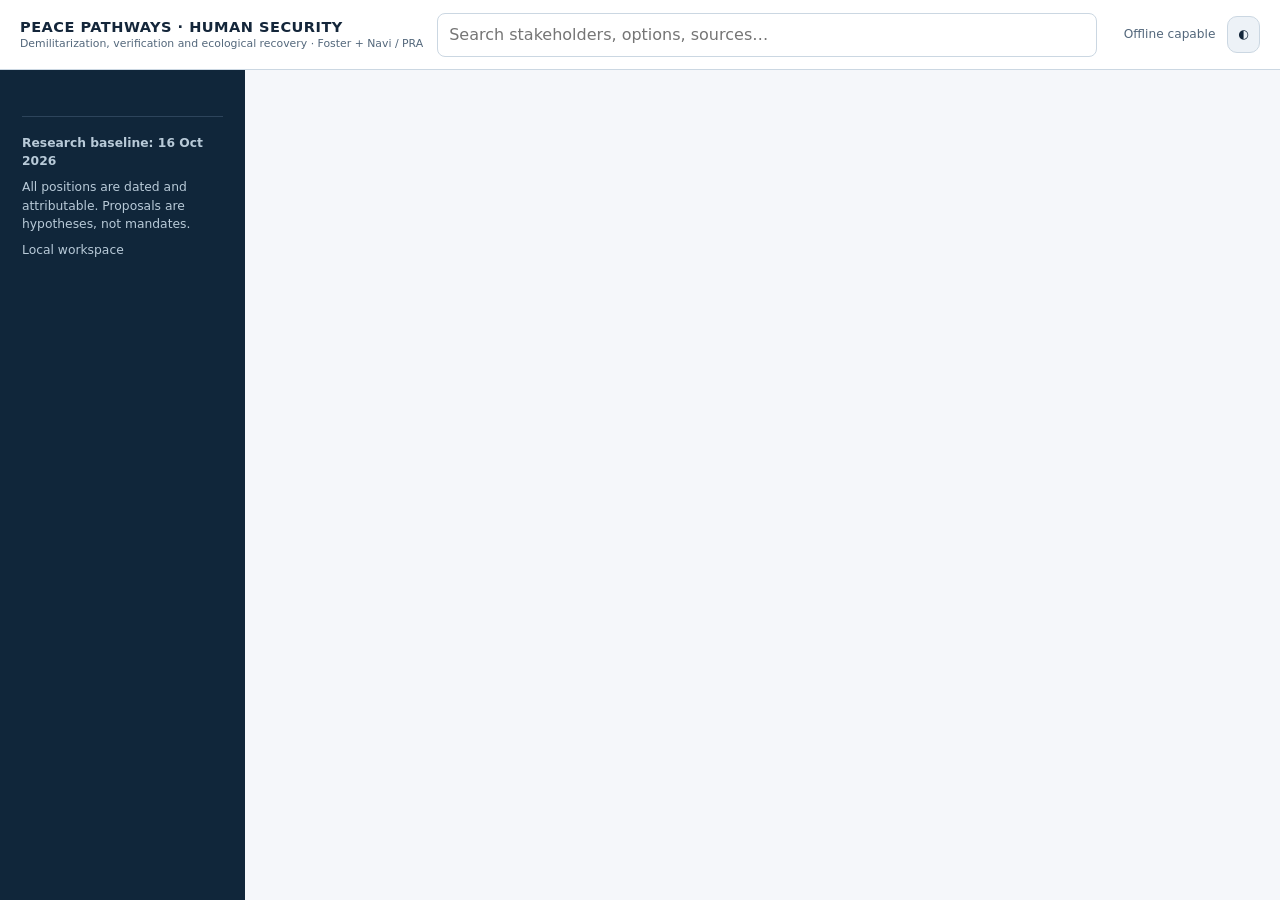
<file: index.template.html>
<!doctype html>
<html lang="en"><head><meta charset="utf-8"><meta name="viewport" content="width=device-width, initial-scale=1"><meta name="color-scheme" content="light dark"><meta name="theme-color" content="#122941"><meta name="description" content="Independent evidence-oriented Russia–Ukraine peace negotiation and civilian protection design workbench. No official mandate or operational authority."><title>Peace Pathways OS v4.5 | Multi-Track Diplomacy & Decision Support</title><link rel="icon" href="./assets/icon-192.png"><link rel="manifest" href="./manifest.webmanifest"><link rel="stylesheet" href="./styles.css"></head>
<body><a class="skip" href="#main">Skip to main content</a>
<header class="topbar"><button id="menuToggle" aria-label="Open navigation" aria-controls="nav" aria-expanded="false" class="icon-btn mobile">☰</button><a class="identity" href="#/brief"><strong>PEACE PATHWAYS · HUMAN SECURITY</strong><small>Demilitarization, verification and ecological recovery · Foster + Navi / PRA</small></a><label class="search"><span class="visually-hidden">Search stakeholders, options or evidence</span><input id="globalSearch" type="search" placeholder="Search stakeholders, options, sources…"></label><div class="topright"><span id="netStatus" title="Connectivity only; not a guarantee of remote services">Offline capable</span><button id="themeToggle" class="icon-btn" title="Switch color theme" aria-label="Switch color theme">◐</button></div></header>
<div class="app"><aside class="sidebar" id="nav"><nav aria-label="Primary navigation" id="routeNav"></nav><div class="meta"><b>Research baseline: 16 Oct 2026</b><p>All positions are dated and attributable. Proposals are hypotheses, not mandates.</p><p id="storageIndicator">Local workspace</p></div></aside><main id="main" tabindex="-1"><noscript><h1>Peace Pathways OS v4.5</h1><p>Evidence-first negotiation design, civilian protection, and recovery planning. This website is independent and does not negotiate on behalf of any party. JavaScript enables the searchable catalogs, private workspace and draft exports.</p><p>Read the offline documentation and complete source files: <a href="./README.md">README</a>, <a href="./data/evidence.json">Evidence</a>, <a href="./data/solutions.json">Issue library</a>, and <a href="./data/entities.json">Stakeholder reference</a>, <a href="./data/pathway-catalog.json">Multi-track catalog</a> <a href="./data/regenerative-funding.json">Regenerative finance options</a> and <a href="./data/guide-bank.json">Legacy research guides</a>, <a href="./data/legal-atlas.json">Legal documentation atlas</a> and <a href="./data/compatibility-matrix.json">Cross-jurisdiction compatibility matrix</a>, <a href="./data/funding-atlas.json">Evidence-graded funding atlas</a> and <a href="./data/finance-law-bridge.json">Financing-to-legislative screening links</a>.</p></noscript></main></div>
<div id="toast" role="status" aria-live="polite" class="toast"></div>
<script type="application/json" id="catalog">__CATALOG_JSON__</script><script src="./app.js" defer></script>
</body></html>
</file>
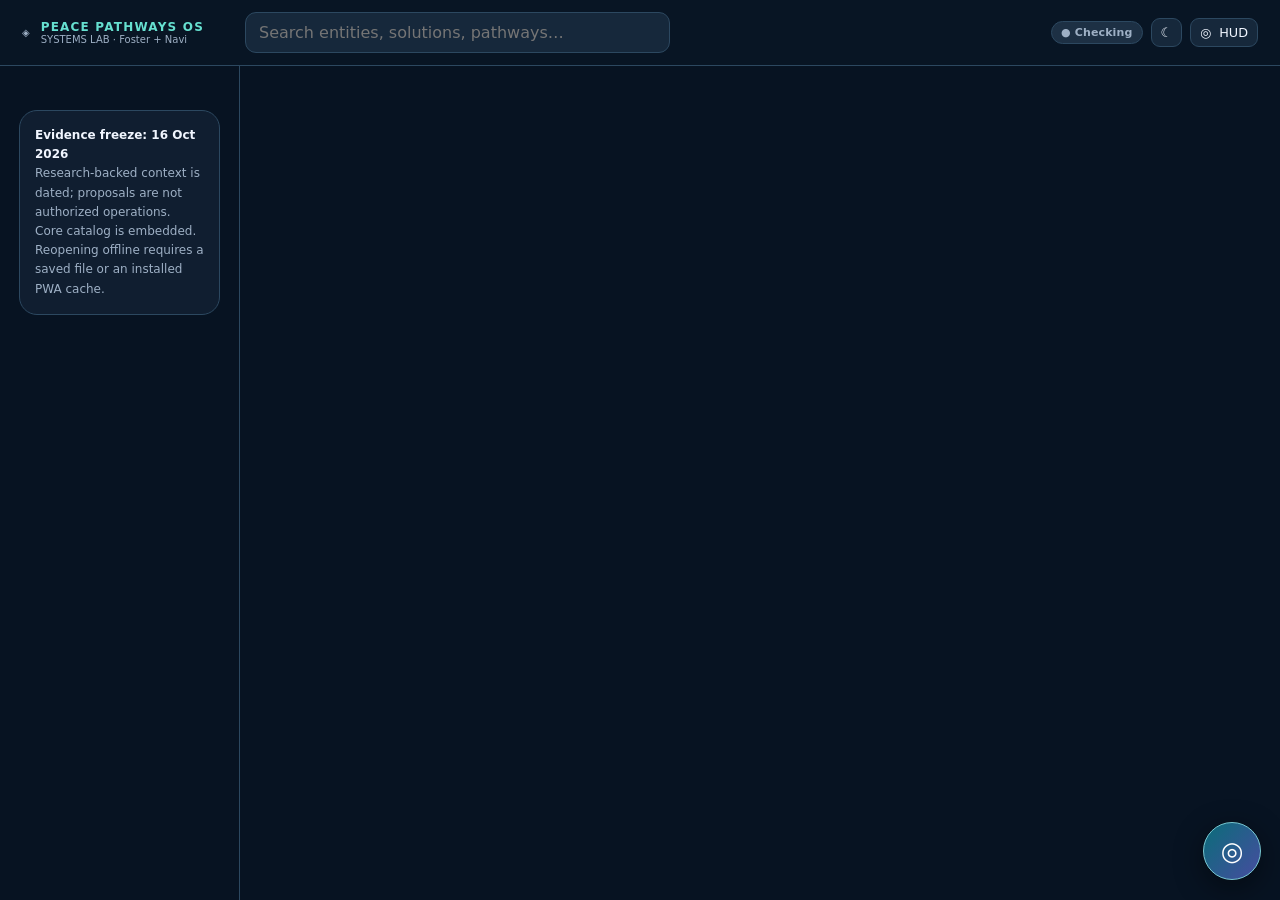
<file: v1/index.template.html>
<!doctype html>
<html lang="en">
<head>
<meta charset="utf-8"><meta name="viewport" content="width=device-width,initial-scale=1,viewport-fit=cover">
<meta name="color-scheme" content="dark light"><meta name="theme-color" content="#071423">
<title>PEACE PATHWAYS OS · Collaborative Systems Lab</title>
<meta name="description" content="Offline-first, evidence-labeled civilian protection and Ukraine–Russia peace collaboration pathway laboratory. Independent educational tool.">
<link rel="manifest" href="./manifest.webmanifest">
<style>
:root{font-family:Inter,ui-sans-serif,system-ui,-apple-system,"Segoe UI",sans-serif;color-scheme:dark;--bg:#071322;--panel:#101e30;--panel2:#16283b;--soft:#1d3044;--edge:#2c4860;--text:#f1f6ff;--muted:#9eb0c5;--aqua:#66e0d0;--lav:#a9baff;--amber:#f7ce82;--red:#ffafba;--shadow:0 24px 70px #0005;--glass:#091625ee;--radius:18px;scroll-behavior:smooth}
:root[data-theme=light]{color-scheme:light;--bg:#eff5fa;--panel:#fff;--panel2:#f5f9fd;--soft:#e8f2f8;--edge:#ccdbe5;--text:#15283c;--muted:#50697e;--aqua:#046d66;--lav:#4b58ab;--amber:#915800;--red:#a22c46;--shadow:0 15px 40px #18314e20;--glass:#ffffffec}
*{box-sizing:border-box}html{scroll-padding-top:84px}body{margin:0;background:var(--bg);color:var(--text);min-width:320px}button,input,select,textarea{font:inherit}button{cursor:pointer}button:disabled{opacity:.55;cursor:not-allowed}a{color:var(--aqua);text-decoration:none}a:hover{text-decoration:underline}a:focus-visible,button:focus-visible,input:focus-visible,select:focus-visible,textarea:focus-visible,[tabindex]:focus-visible{outline:3px solid var(--aqua);outline-offset:3px}h1,h2,h3,h4,p{margin-top:0}h1{font-size:clamp(1.7rem,2.6vw,2.85rem);line-height:1.16;letter-spacing:-.045em}h2{font-size:1.35rem;letter-spacing:-.025em}h3{font-size:1.08rem;letter-spacing:-.02em}p{line-height:1.65}small,.small{font-size:.82rem}ul{padding-left:1.4rem}li{margin:.35em 0}::selection{background:#39dfce66}
#skip{position:fixed;left:8px;top:-70px;z-index:99;padding:10px;background:var(--panel);color:var(--text)}#skip:focus{top:6px}
.topbar{position:sticky;top:0;z-index:30;height:66px;background:var(--glass);backdrop-filter:blur(18px);border-bottom:1px solid var(--edge);display:flex;align-items:center;gap:13px;padding:0 22px}.brand{display:flex;align-items:center;gap:11px;white-space:nowrap;min-width:210px}.brandmark{font-size:27px;line-height:1}.brand strong{display:block;letter-spacing:.1em;font-size:12px}.brand span{display:block;font-size:10px;color:var(--muted)}.topbar input[type=search]{background:var(--panel2);border:1px solid var(--edge);color:var(--text);border-radius:11px;padding:10px 13px;max-width:425px;width:100%;min-width:110px}#menuBtn{display:none}.topbar .right{margin-left:auto;display:flex;gap:8px;align-items:center}
.btn{border:1px solid var(--edge);border-radius:11px;background:var(--panel2);color:var(--text);padding:10px 12px;display:inline-flex;justify-content:center;align-items:center;gap:8px;transition:background .2s,transform .2s}.btn:hover{background:var(--soft);text-decoration:none}.btn.primary{background:linear-gradient(110deg,#167e80,#27688b);color:#fff;border-color:#2eacac}.btn.danger{color:var(--red)}.btn.ghost{background:transparent}.btn.sm{padding:6px 9px;font-size:.8rem;border-radius:9px}.btn.icon{font-size:20px;padding:8px 11px}.pill{display:inline-flex;align-items:center;gap:7px;padding:4px 9px;background:var(--soft);border:1px solid var(--edge);border-radius:99px;font-size:11px;font-weight:650;color:var(--muted);letter-spacing:.012em}.pill.good{color:var(--aqua)}.pill.warn{color:var(--amber)}.pill.bad{color:var(--red)}.statusdot{display:inline-block;width:7px;height:7px;border-radius:50%;background:var(--amber)}.statusdot.good{background:var(--aqua)}.statusdot.bad{background:var(--red)}
.shell{display:grid;grid-template-columns:240px minmax(0,1fr);min-height:calc(100vh - 66px)}.sidebar{border-right:1px solid var(--edge);padding:22px 12px 24px;position:sticky;top:66px;align-self:start;height:calc(100vh - 66px);overflow:auto;background:var(--bg)}.side-label{text-transform:uppercase;font-size:10px;letter-spacing:.18em;color:var(--muted);font-weight:700;padding:8px 14px}.side-link{width:100%;display:flex;align-items:center;gap:11px;text-align:left;padding:11px 14px;background:transparent;color:var(--muted);border:1px solid transparent;border-radius:10px;font-weight:600;font-size:13px}.side-link:hover,.side-link[aria-current=page]{color:var(--text);background:var(--panel);border-color:var(--edge)}.side-link[aria-current=page]::before{content:"";width:4px;height:19px;background:var(--aqua);border-radius:4px;margin-left:-10px}.sideicon{font-size:19px;width:24px;text-align:center}.side-meta{margin:22px 7px;padding:15px;border:1px solid var(--edge);background:var(--panel);border-radius:var(--radius);font-size:12px;color:var(--muted);line-height:1.6}.side-meta strong{color:var(--text)}.side-meta code{overflow-wrap:anywhere}
.main{min-width:0;padding:27px clamp(16px,3.2vw,54px) 90px;max-width:1720px;width:100%;margin:auto}.crumbs{font-size:.77rem;color:var(--muted);margin-bottom:22px}.crumbs b{color:var(--text)}.eyebrow{text-transform:uppercase;letter-spacing:.18em;color:var(--aqua);font-size:11px;font-weight:750;margin-bottom:12px}.muted{color:var(--muted)}.hero{position:relative;overflow:hidden;border:1px solid var(--edge);border-radius:23px;background:radial-gradient(ellipse at 80% 30%,#1b737366,transparent 38%),radial-gradient(ellipse at 30% 80%,#584c8a33,transparent 43%),var(--panel);padding:clamp(22px,3vw,40px);margin-bottom:22px;isolation:isolate}.hero:before{position:absolute;content:"";width:370px;height:370px;border:1px solid #77d6c722;border-radius:50%;top:-210px;right:-65px;box-shadow:0 0 0 75px #6cf5cc05,0 0 0 140px #71b8ee04;pointer-events:none}.hero p{max-width:740px;margin-bottom:14px}.hero .hero-actions{display:flex;gap:10px;flex-wrap:wrap}.hero .badge-line{display:flex;gap:7px;flex-wrap:wrap;margin-bottom:15px}
.grid{display:grid;grid-template-columns:repeat(auto-fit,minmax(min(100%,255px),1fr));gap:14px}.grid.wide{grid-template-columns:repeat(auto-fit,minmax(min(100%,325px),1fr))}.card{border:1px solid var(--edge);background:var(--panel);border-radius:var(--radius);padding:18px;min-width:0}.card.clickable{cursor:pointer;transition:transform .18s,background .18s}.card.clickable:hover{background:var(--panel2);transform:translateY(-2px)}.card h3{margin:0 0 6px}.card p{font-size:.88rem;color:var(--muted);margin:6px 0}.cardhead,.sectionhead{display:flex;align-items:center;justify-content:space-between;gap:12px;flex-wrap:wrap}.sectionhead{margin:27px 0 13px}.sectionhead h2{margin:0}.stat{font-size:2rem;font-weight:800;color:var(--aqua);letter-spacing:-.05em}.stats .card{padding:16px}.stats .label{font-size:.78rem;color:var(--muted)}.flex{display:flex;gap:12px;align-items:center;flex-wrap:wrap}.stack{display:grid;gap:13px}.details{border:1px solid var(--edge);border-radius:15px;background:var(--panel2);padding:15px}.detail-grid{display:grid;grid-template-columns:minmax(0,1.15fr) minmax(280px,.85fr);gap:16px}.tag{display:inline-flex;background:var(--soft);color:var(--lav);padding:4px 8px;border-radius:7px;margin:2px;font-size:11px;border:1px solid transparent}.tag:hover{border-color:var(--lav)}.two-cols{display:grid;grid-template-columns:1.25fr .75fr;gap:17px}.list-item{border:1px solid var(--edge);border-radius:13px;padding:14px;margin-top:9px;background:var(--panel)}.list-item h3{margin:0 0 6px}.list-item p{font-size:13px;margin:4px 0 8px;color:var(--muted)}.list-item.active{border-color:var(--aqua)}.metricbar{height:8px;background:var(--soft);border-radius:100px;overflow:hidden}.metricbar>span{display:block;height:100%;background:linear-gradient(90deg,#3cbba6,#9998f5);width:0%}.alert{padding:14px 16px;border:1px solid var(--edge);border-left:3px solid var(--amber);border-radius:12px;color:var(--muted);font-size:.87rem;line-height:1.6;background:var(--panel)}.alert a{overflow-wrap:anywhere}.alert.good{border-left-color:var(--aqua)}.alert.bad{border-left-color:var(--red)}.status-unknown{color:var(--amber)}
label.field{display:block;font-size:12px;color:var(--muted);font-weight:700;margin-bottom:6px}select,input:not([type=checkbox]):not([type=range]):not([type=search]),textarea{width:100%;background:var(--panel2);color:var(--text);border:1px solid var(--edge);border-radius:11px;padding:10px 12px;min-height:41px}textarea{min-height:92px;resize:vertical}.controlgrid{display:grid;grid-template-columns:repeat(auto-fit,minmax(min(100%,205px),1fr));gap:12px}.controlfield{min-width:0}.multi-chip{border:1px solid var(--edge);background:var(--soft);padding:7px 9px;color:var(--text);border-radius:9px;font-size:12px}.multi-chip button{border:0;color:var(--red);background:none;font-weight:800}.path-card{border:1px solid var(--edge);background:var(--panel);border-radius:17px;padding:15px;position:relative}.path-card.active{border-color:var(--aqua)}.path-card .actors{display:flex;flex-wrap:wrap;gap:6px;margin-top:10px}.path-card .actors span{font-size:11px;padding:5px 8px;border-radius:8px;background:var(--soft)}.path-card h3{margin:0 0 7px}.path-card p{font-size:.86rem;color:var(--muted);margin:0}.path-steps{margin:10px 0}.path-steps li{font-size:.88rem;margin-bottom:12px}.measures{display:flex;flex-wrap:wrap;gap:7px}.measures>span{font-size:11px;border:1px solid var(--edge);padding:5px 8px;border-radius:8px;color:var(--muted)}
.academy-board{display:grid;grid-template-columns:repeat(auto-fit,minmax(120px,1fr));gap:12px}.node{border:1px solid var(--edge);background:var(--panel);border-radius:15px;padding:14px;text-align:center;min-height:108px;display:flex;flex-direction:column;align-items:center;justify-content:center;gap:7px}.node strong{font-size:13px}.node .symbol{font-size:27px}.node .pct{font-size:11px;color:var(--aqua)}.guide-step{display:grid;grid-template-columns:30px 1fr;gap:10px;padding:13px 0;border-bottom:1px solid var(--edge)}.guide-step:last-child{border:0}.guide-step input{width:17px;height:17px;margin-top:2px;accent-color:var(--aqua)}.guide-step p{font-size:.88rem;color:var(--muted);margin:4px 0}.guide-step strong{font-size:.9rem}.timeline{border-left:2px solid var(--edge);padding-left:19px;margin:16px 0}.time-step{position:relative;margin:0 0 20px}.time-step:before{content:"";position:absolute;width:10px;height:10px;background:var(--aqua);left:-25px;top:5px;border-radius:50%}.time-step strong{display:block}.time-step p{font-size:.88rem;color:var(--muted);margin:5px 0}
.inspector{position:fixed;z-index:44;top:79px;right:16px;bottom:16px;width:min(555px,calc(100vw - 32px));background:var(--panel);box-shadow:var(--shadow);border:1px solid var(--edge);border-radius:20px;overflow:hidden;display:none;flex-direction:column;animation:slide-in .18s ease-out}.inspector.open{display:flex}.inspector-head{padding:15px 18px;border-bottom:1px solid var(--edge);display:flex;gap:8px;justify-content:space-between;align-items:center}.inspector-body{padding:20px;overflow:auto;flex:1}.inspector-body h3{margin-top:18px}.inspector-body details{border:1px solid var(--edge);background:var(--panel2);padding:13px;border-radius:11px;margin:9px 0}.inspector-body summary{cursor:pointer;font-weight:700}.inspector-body details>div{padding-top:10px;font-size:.9rem;color:var(--muted);line-height:1.65}.scrim{display:none;position:fixed;inset:66px 0 0;background:#0007;z-index:40}.scrim.visible{display:block}.hud{position:fixed;z-index:35;right:19px;bottom:20px;display:flex;align-items:flex-end;gap:7px}.hud-button{width:58px;height:58px;border-radius:50%;font-size:26px;background:linear-gradient(130deg,#0a6d79,#474ca0);border:1px solid #78c8d2;color:white;box-shadow:0 8px 30px #0007;cursor:pointer}.hud-button:hover{transform:scale(1.035)}.hudpanel{display:none;width:min(340px,calc(100vw - 94px));max-height:55vh;overflow:auto;padding:16px;background:var(--glass);border:1px solid var(--edge);box-shadow:var(--shadow);border-radius:17px}.hudpanel.visible{display:block}.hudpanel h3{margin:0 0 8px}.hudpanel .small{line-height:1.5}.toast{position:fixed;z-index:100;bottom:86px;left:50%;transform:translateX(-50%);background:var(--panel2);color:var(--text);padding:12px 16px;border:1px solid var(--edge);box-shadow:var(--shadow);border-radius:12px;max-width:90vw;font-size:13px;display:none}.toast.visible{display:block}.drawer-scrim{display:none}.foot{font-size:12px;color:var(--muted);border-top:1px solid var(--edge);margin-top:40px;padding-top:18px}.narrow{max-width:800px}.columns{columns:2;column-gap:24px}.columns>.list-item{break-inside:avoid}
@keyframes slide-in{from{opacity:0;transform:translateX(18px)}to{opacity:1;transform:translateX(0)}}:root[data-motion=off] *,:root[data-motion=off] *:before,:root[data-motion=off] *:after{scroll-behavior:auto!important;animation:none!important;transition:none!important}@media(prefers-reduced-motion:reduce){*,*:before,*:after{scroll-behavior:auto!important;animation:none!important;transition:none!important}}
@media(max-width:1050px){.detail-grid,.two-cols{grid-template-columns:1fr}.main{padding-left:24px;padding-right:24px}}@media(max-width:770px){#menuBtn{display:inline-flex}.topbar{padding:0 11px;gap:8px}.brand{min-width:auto}.brand strong{font-size:11px}.brand span{display:none}.topbar input[type=search]{max-width:none}.topbar .right .label-hidden{display:none}.shell{display:block}.sidebar{position:fixed;left:0;top:66px;bottom:0;height:auto;z-index:55;width:min(295px,84vw);transform:translateX(-105%);transition:transform .2s;background:var(--bg);box-shadow:var(--shadow)}.sidebar.open{transform:translateX(0)}.drawer-scrim.visible{position:fixed;inset:66px 0 0;z-index:54;display:block;background:#0008}.main{padding:20px 15px 80px}.hero{padding:22px}.card{padding:14px}.inspector{top:auto;left:0;right:0;bottom:0;width:100%;height:min(89vh,900px);border-radius:18px 18px 0 0;animation:slide-up .2s}.hud{bottom:10px;right:10px}.hud-button{width:51px;height:51px}.columns{columns:1}}@keyframes slide-up{from{transform:translateY(22px);opacity:0}to{transform:none;opacity:1}}
@media print{.topbar,.sidebar,.hud,.inspector,.scrim,.drawer-scrim,.btn,.top-actions{display:none!important}.shell{display:block}.main{padding:0}.card,.hero{break-inside:avoid;color:#111;background:#fff;box-shadow:none;border-color:#ccc}.muted,.card p{color:#333}body{color:#111;background:#fff}a{color:#104f80;text-decoration:underline}details{display:block}details>div{display:block}}
</style>
</head>
<body>
<a id="skip" href="#main">Skip to main content</a>
<header class="topbar" role="banner">
<button id="menuBtn" class="btn icon ghost" aria-label="Open navigation" aria-expanded="false" aria-controls="sidebar">☰</button>
<a class="brand" href="#/overview" aria-label="Peace Pathways OS home"><span class="brandmark" aria-hidden="true">◈</span><div><strong>PEACE PATHWAYS OS</strong><span>SYSTEMS LAB · Foster + Navi</span></div></a>
<input id="globalSearch" type="search" aria-label="Search current view" placeholder="Search entities, solutions, pathways…" autocomplete="off">
<div class="right"><span id="connectivity" class="pill" title="Network reachability is not guaranteed">● Checking</span><button class="btn sm" id="themeBtn" aria-label="Toggle light and dark theme" title="Switch theme">☾</button><button class="btn sm" id="hudTop" title="Open Earth Intelligence HUD">◎<span class="label-hidden"> HUD</span></button></div>
</header>
<div class="drawer-scrim" id="drawerScrim" aria-hidden="true"></div>
<div class="shell">
<aside id="sidebar" class="sidebar" aria-label="Primary navigation"><nav id="navRoot" aria-label="Modules"></nav><div class="side-meta"><strong>Evidence freeze: 16 Oct 2026</strong><br>Research-backed context is dated; proposals are not authorized operations.<br><span id="offlineLabel">Core catalog is embedded. Reopening offline requires a saved file or an installed PWA cache.</span></div></aside>
<main id="main" class="main" tabindex="-1"><noscript><section class="hero"><h1>Peace Pathways OS</h1><p>This self-contained catalog needs JavaScript for searchable guides, dynamic pathways, personal progress, and peer collaboration. The readable evidence and complete guide-bank are also supplied as JSON files in the bundle.</p><p>Start with <a href="data/entities.json">entities.json</a>, <a href="data/solutions.json">solutions.json</a>, and <a href="data/guide-bank.json">guide-bank.json</a>. Network collaboration always requires JavaScript, an internet connection and explicit authorization.</p></section></noscript></main>
</div>
<div id="panelScrim" class="scrim" aria-hidden="true"></div><aside class="inspector" id="inspector" aria-label="Detailed guide" aria-modal="true" role="dialog"><div class="inspector-head"><strong id="panelTitle">Guide</strong><button class="btn sm" id="closePanel" aria-label="Close guide">✕ Close</button></div><div class="inspector-body" id="panelBody"></div></aside>
<div class="hud"><section id="hudPanel" class="hudpanel" aria-label="Earth Intelligence progress HUD"><h3>◎ Earth Intelligence Engine</h3><div id="hudContent"></div></section><button id="hudFloat" class="hud-button" title="Open or minimize Earth Intelligence HUD" aria-expanded="false" aria-controls="hudPanel" aria-label="Earth Intelligence Engine">◎</button></div>
<div class="toast" id="toast" role="status" aria-live="polite"></div>
<script type="application/json" id="seed-data">__SEED_JSON__</script>
<script>
(function(){'use strict';
const SEED=JSON.parse(document.getElementById('seed-data').textContent);
const E=SEED.entities,S=SEED.solutions,G=SEED.guides,R=SEED.recipes,EV=SEED.evidence;
const entityBy=Object.fromEntries(E.map(x=>[x.id,x]));const solutionBy=Object.fromEntries(S.map(x=>[x.id,x]));const guideBy=Object.fromEntries(G.map(x=>[x.entityId+'__'+x.solutionId,x]));
const $=id=>document.getElementById(id);const escape=s=>String(s??'').replace(/[&<>"']/g,c=>({'&':'&amp;','<':'&lt;','>':'&gt;','"':'&quot;',"'":'&#39;'}[c]));
const short=(s,n=140)=>String(s).length>n?String(s).slice(0,n-1)+'…':String(s);
// Unified module/route registry. All modules share the same shell and provide a local fallback.
const MODULES=[
 ['overview','◈','Overview',overview,['catalog','offline'],[]],
 ['entities','♜','Entity atlas',entityView,['entity-profiles','guides'],['catalog']],
 ['solutions','◇','Solutions bank',solutionView,['solution-families','source-links'],['catalog']],
 ['pathways','✧','Pathway forge',pathView,['combinatorial-model','draft-export'],['catalog']],
 ['academy','⚡','Skill constellation',academy,['learning-progress','notes'],['catalog','local-storage']],
 ['collaboration','⇄','Collaboration',collabView,['trystero-opt-in','review-queue'],['online-network-optional']],
 ['evidence','▦','Evidence & safeguards',evidenceView,['source-ledger','premortem'],['catalog']],
 ['settings','⚙','Settings & data',settingsView,['backup','import','reset','themes'],['local-storage']]
].map(([id,icon,title,view,capabilities,dependencies])=>({id,icon,title,view,capabilities,dependencies,schema:1,init(){},cleanup(){},onError(error){console.error('Module '+id,error)}}));
const ROUTES=MODULES.map(m=>[m.id,m.icon,m.title]);let activeModule=null;
const I18N={en:{overview:'Overview',entities:'Entity atlas',solutions:'Solutions bank',pathways:'Pathway forge',academy:'Skill constellation',collaboration:'Collaboration',evidence:'Evidence & safeguards',settings:'Settings & data'},uk:{overview:'Огляд',entities:'Каталог учасників',solutions:'Банк рішень',pathways:'Шляхи співпраці',academy:'Навчання',collaboration:'Співпраця',evidence:'Джерела й безпека',settings:'Налаштування'},ru:{overview:'Обзор',entities:'Каталог участников',solutions:'Банк решений',pathways:'Пути сотрудничества',academy:'Обучение',collaboration:'Сотрудничество',evidence:'Источники и безопасность',settings:'Настройки'}};
const defaultState=()=>({schema:1,completed:{},plans:[],notes:{},prefs:{theme:'dark',level:'simple',lang:'en',motion:true},created:new Date().toISOString()});
let saved=defaultState(),app={route:'overview',query:'',tier:'all',focusEntity:E[0].id,focusSolution:S[0].id,focusPath:null,skill:'all',anchor:E[0].id,pinned:[],objective:'all',paths:[],variants:12,inspectorOpen:false,hudOpen:false,sidebarOpen:false,collab:{status:'offline',room:null,roomName:'',strategy:'nostr',peers:new Set(),drafts:[],notes:[],error:''},trystero:null,trysteroRoom:null,action:null,roomLoaded:false};
const dbName='peace-pathways-local-v1';let storageMode='Initializing';
function idb(){return new Promise((resolve,reject)=>{if(!window.indexedDB){reject(Error('IndexedDB unavailable'));return;}const r=indexedDB.open(dbName,1);r.onupgradeneeded=()=>{if(!r.result.objectStoreNames.contains('data'))r.result.createObjectStore('data')};r.onsuccess=()=>resolve(r.result);r.onerror=()=>reject(r.error)})}
async function readState(){try{let db=await idb();let result=await new Promise((res,rej)=>{let t=db.transaction('data','readonly').objectStore('data').get('workspace');t.onsuccess=()=>res(t.result);t.onerror=()=>rej(t.error)});db.close();storageMode='IndexedDB';return result}catch(e){storageMode='localStorage fallback';try{return JSON.parse(localStorage.getItem(dbName)||'null')}catch{return null}}}
async function writeState(){try{if(storageMode==='IndexedDB'){const db=await idb();await new Promise((res,rej)=>{const tx=db.transaction('data','readwrite');tx.objectStore('data').put(saved,'workspace');tx.oncomplete=res;tx.onerror=()=>rej(tx.error)});db.close()}else{localStorage.setItem(dbName,JSON.stringify(saved))}return true}catch(e){toast('Local save failed: check private mode or storage limits. Export a backup.');return false}}
function notifyChange(){void writeState();updateHud()}
function toast(t){const el=$('toast');el.textContent=t;el.classList.add('visible');clearTimeout(toast._timer);toast._timer=setTimeout(()=>el.classList.remove('visible'),3400)}
function hashRoute(){const raw=decodeURIComponent(location.hash.replace(/^#\/?/,''));const seg=(raw||'overview').split('/');return ROUTES.some(r=>r[0]===seg[0])?seg[0]:'not-found'}
function go(route){location.hash='#/'+route;if(app.route===route)render()}
function closeDrawer(){app.sidebarOpen=false;$('sidebar').classList.remove('open');$('drawerScrim').classList.remove('visible');$('menuBtn').setAttribute('aria-expanded','false')}
function toggleDrawer(){app.sidebarOpen=!app.sidebarOpen;$('sidebar').classList.toggle('open',app.sidebarOpen);$('drawerScrim').classList.toggle('visible',app.sidebarOpen);$('menuBtn').setAttribute('aria-expanded',String(app.sidebarOpen));if(app.sidebarOpen)$('sidebar').querySelector('button')?.focus()}
function currentName(){return (ROUTES.find(x=>x[0]===app.route)||['','','Unknown route'])[2]}
function renderNav(){let labels=I18N[saved.prefs.lang]||I18N.en;$('navRoot').innerHTML='<div class="side-label">Navigation</div>'+ROUTES.map(([id,ic,label])=>`<button class="side-link" data-route="${id}" ${app.route===id?'aria-current="page"':''}><span aria-hidden="true" class="sideicon">${ic}</span><span>${escape(labels[id]||label)}</span></button>`).join('')+'<div class="side-label">Workspace</div><button class="side-link" data-action="export-backup"><span class="sideicon">⇩</span>Export workspace</button><button class="side-link" data-action="open-hud"><span class="sideicon">◎</span>Earth Intelligence</button>';}
function heading(title,subtitle,eyebrow='SYSTEMS LAB'){return `<div class="eyebrow">${escape(eyebrow)}</div><h1>${escape(title)}</h1><p class="muted">${escape(subtitle)}</p>`}
function tag(t){return `<span class="tag">${escape(t.replaceAll('-',' '))}</span>`}
function status(){return `<span class="pill warn">PROPOSED · NOT AUTHORIZED</span>`}
function entityCard(e){return `<article class="card clickable" data-entity="${e.id}" tabindex="0" role="button" aria-label="Explore ${escape(e.name)}"><div class="cardhead"><span class="pill">Tier ${e.tier} · #${e.rank}</span><span class="small muted">${e.guide_count} guides</span></div><h3 style="margin-top:12px">${escape(e.name)}</h3><p>${escape(short(e.mandate,120))}</p><div>${e.capabilities.slice(0,4).map(tag).join('')}</div></article>`}
function solutionCard(s){return `<article class="card clickable" tabindex="0" role="button" data-solution="${s.id}"><span class="pill">${escape(s.category.toUpperCase())}</span><h3 style="margin-top:10px">${escape(s.title)}</h3><p>${escape(s.outcome)}</p><div>${s.tags.slice(0,4).map(tag).join('')}</div></article>`}
function metric(n,label){return `<div class="card"><div class="stat">${escape(String(n))}</div><div class="label">${escape(label)}</div></div>`}
function overview(){let count=Object.keys(saved.completed).filter(k=>saved.completed[k]).length;return `<section class="hero"><div class="badge-line"><span class="pill good">◉ OFFLINE-FIRST CATALOG</span><span class="pill">FACT FREEZE · 2026-10-16</span><span class="pill">CIVILIAN PROTECTION BY DESIGN</span></div><div class="eyebrow">FROM EXTRACTION → STEWARDSHIP</div><h1>Coordinate possibilities.<br>Verify protection. Build durable peace.</h1><p>Explore ${E.length} actors, ${S.length} structured intervention families and ${G.length} entity-specific learning pathways. Combine disciplines without confusing a simulation, proposal or local learning milestone with a real diplomatic commitment.</p><div class="hero-actions"><button class="btn primary" data-route="pathways">✧ Generate collaboration pathways</button><button class="btn" data-route="entities">♜ Explore entities</button><button class="btn" data-route="academy">⚡ Begin guided learning</button></div></section>
<div class="grid stats">${metric(E.length,'Entity profiles')}${metric(S.length,'Solution families')}${metric(G.length,'Simplified + advanced guides')}${metric(count,'Local steps completed')}</div>
<div class="sectionhead"><h2>Four ways to intervene responsibly</h2><span class="pill">Select a portfolio</span></div><div class="grid">${[['Humanitarian','Prisoners, children, aid access and nuclear safety','humanitarian'],['Sectoral','Energy systems, maritime safety and local pauses','sectoral'],['Armistice','Authorized monitoring and incident resolution','armistice'],['Settlement & recovery','Security, legal rights and regenerative rebuilding','settlement']].map(([a,b,c])=>`<article class="card clickable" data-goal-kind="${c}" role="button" tabindex="0"><h3>${a}</h3><p>${b}</p><span class="small" style="color:var(--aqua)">Explore ${c} →</span></article>`).join('')}</div>
<div class="sectionhead"><h2>What is evidence? What is a proposal?</h2></div><div class="two-cols"><div class="alert good"><strong>Verified monitoring ≠ simulated success.</strong><p style="margin:5px 0">OHCHR documented at least 328 civilians killed and 2,105 injured in Ukraine in September 2026. This is a dated, documented minimum, not live telemetry.</p><a href="https://ukraine.ohchr.org/en/Protection-of-Civilians-in-Armed-Conflict-September-2026" target="_blank" rel="noopener noreferrer">Read the 15 Oct 2026 report ↗</a></div><div class="alert"><strong>Proposal ≠ institutional position.</strong><p style="margin:5px 0">All mission pathways are educational designs pending genuine stakeholder authority, lawful consent, independent verification and expert review. Nobody is automatically contacted.</p></div></div>`}
function entityView(){const q=app.query.toLowerCase();let filtered=E.filter(e=>(app.tier==='all'||String(e.tier)===app.tier)&&[e.name,e.mandate,e.constraint,e.capabilities.join(' ')].join(' ').toLowerCase().includes(q));let e=entityBy[app.focusEntity]||E[0];return `${heading('Entity atlas','Filter capabilities and open a personalized solutions bank for any actor. Ranking is analytical, not a claim of willingness.','75 POTENTIAL PARTNERS & DECISION CENTERS')}<div class="controlgrid"><div class="controlfield"><label for="tierFilter" class="field">Efficacy tier</label><select id="tierFilter"><option value="all">All six tiers</option>${[1,2,3,4,5,6].map(t=>`<option value="${t}" ${String(app.tier)===String(t)?'selected':''}>Tier ${t}</option>`).join('')}</select></div><div class="controlfield"><label for="actorPick" class="field">Jump to entity</label><select id="actorPick">${E.map(x=>`<option value="${x.id}" ${x.id===e.id?'selected':''}>${escape(x.name)}</option>`).join('')}</select></div></div><div class="sectionhead"><h2>${filtered.length} matching entities</h2><span class="pill">Review mandate & constraints</span></div><div class="detail-grid"><section><div class="grid wide">${filtered.slice(0,80).map(entityCard).join('')||'<div class="alert">No matches. Try another search or tier.</div>'}</div></section><section><article class="card" style="position:sticky;top:85px"><div class="pill">#${e.rank} · TIER ${e.tier}</div><h2 style="margin:12px 0">${escape(e.name)}</h2><div class="small muted">Potential role, not an endorsement</div><p>${escape(e.mandate)}</p><div class="alert">Constraint: ${escape(e.constraint)}</div><details style="margin-top:10px"><summary class="small">⌄ Expand stakeholder / BATNA model</summary><p class="small muted"><b>Inferred incentive:</b> ${escape(e.stakeholderModel.inferredIncentive)}</p><p class="small muted"><b>BATNA / outside option:</b> ${escape(e.stakeholderModel.BATNA)}</p><p class="small muted"><b>Red lines:</b> ${escape(e.stakeholderModel.redLines)}</p><p class="small muted"><b>Spoilers:</b> ${escape(e.stakeholderModel.spoilerRisk)}</p></details><div style="margin:12px 0">${e.capabilities.map(tag).join('')}</div><h3>Own solution bank · ${e.solutions.length}</h3><div class="stack">${e.solutions.map(id=>`<button class="btn sm" style="justify-content:flex-start;text-align:left" data-guide="${e.id}__${id}">◇ ${escape(solutionBy[id].title)}</button>`).join('')}</div><div class="flex" style="margin-top:15px"><button class="btn primary" data-build-entity="${e.id}">✧ Forge with entity</button><button class="btn" data-copy-entity="${e.id}">Copy profile</button></div></article></section></div>`}
function solutionView(){const q=app.query.toLowerCase();const filtered=S.filter(s=>[s.title,s.outcome,s.category,s.tags.join(' ')].join(' ').toLowerCase().includes(q));return `${heading('Solutions bank','32 distinct intervention blueprints, each expanded into entity-specific beginner and advanced guides. These are proposals with legal and verification gates.')}<div class="flex"><span class="pill good">Humanitarian-first defaults</span>${status()}</div><div class="sectionhead"><h2>${filtered.length} solution families</h2><span class="small muted">Select to inspect and adapt</span></div><div class="grid wide">${filtered.map(solutionCard).join('')||'<p>No solutions match the search.</p>'}</div>`}
function progressFor(g){let ids=[...g.simpleGuide.map((_,i)=>g.id+':s'+i),...g.advancedGuide.map((_,i)=>g.id+':a'+i)];return [ids.filter(id=>saved.completed[id]).length,ids.length]}
function academy(){const completed=Object.values(saved.completed).filter(Boolean).length;let families=Object.entries(groupFamilies()).sort((a,b)=>a[0].localeCompare(b[0]));let q=app.query.toLowerCase();let els=G.filter(g=>(app.skill==='all'||solutionBy[g.solutionId].category===app.skill)&&(!q||[entityBy[g.entityId].name,solutionBy[g.solutionId].title].join(' ').toLowerCase().includes(q)));return `${heading('Skill constellation','Progressive learning quests. Completion is personal learning progress, never a claim of real-world conflict resolution.')}<div class="grid stats">${metric(completed,'Learning steps mastered')}${metric(G.length,'Entity × solution guide pairs')}${metric(families.length,'Disciplinary trees')}</div><div class="sectionhead"><h2>Disciplinary skill trees</h2><button class="btn sm" data-skill="all">Show all classes</button></div><div class="academy-board">${families.map(([fam,count],idx)=>{let done=G.filter(g=>solutionBy[g.solutionId].category===fam).reduce((n,g)=>n+progressFor(g)[0],0);let level=Math.min(12,Math.floor(done/20)+1);return `<button class="node" data-skill="${escape(fam)}" aria-pressed="${app.skill===fam}" style="${app.skill===fam?'border-color:var(--aqua)':''}"><span class="symbol">${['⚖','♢','⛨','✦','◇','◎','⌁','⚡'][idx%8]}</span><strong>${escape(fam)}</strong><span class="pct">Level ${level} · ${done} steps</span><span class="small muted">${count} interventions</span></button>`}).join('')}</div><div class="sectionhead"><h2>Learning paths <span class="muted small">(${els.length})</span></h2><span class="pill">Beginner + advanced</span></div><div class="grid wide">${els.slice(0,60).map(g=>{let [a,b]=progressFor(g);return `<article class="card"><div class="cardhead"><span class="pill">${escape(solutionBy[g.solutionId].category)}</span><span class="small muted">${a}/${b}</span></div><h3 style="margin-top:10px">${escape(entityBy[g.entityId].name)}</h3><p>${escape(solutionBy[g.solutionId].title)}</p><div class="metricbar" aria-label="${a} of ${b} steps complete"><span style="width:${Math.round(a/b*100)}%"></span></div><button class="btn sm" style="margin-top:11px" data-guide="${g.id}">Open guide →</button></article>`}).join('')}${els.length>60?'<p class="muted">Showing first 60. Search by an entity or topic to access any of the 747 guides.</p>':''}</div>`}
function groupFamilies(){const by={};for(const s of S)by[s.category]=(by[s.category]||0)+1;return by}
function selectOptions(arr,current){return arr.map(x=>`<option value="${x.id}" ${current===x.id?'selected':''}>${escape(x.name||x.title)}</option>`).join('')}
function buildPaths(){const pinned=[...new Set([app.anchor,...app.pinned].filter(x=>entityBy[x]))];let sols=(app.objective==='all'?S:S.filter(s=>s.id===app.objective||s.category===app.objective));if(app.query){const q=app.query.toLowerCase();sols=sols.filter(s=>[s.title,s.outcome,s.tags.join(' ')].join(' ').toLowerCase().includes(q))}
 let paths=[];
 const actorScore=(e,s,tag,variant)=>{let overlap=s.tags.filter(t=>e.capabilities.includes(t)).length;let match=e.capabilities.includes(tag)?9:0;return match+2*overlap+Math.max(0,8-e.tier)+(variant>0?((e.rank*7+variant*11)%17)*.28:0)};
 for(const s of sols){const anchorEntity=entityBy[app.anchor];const alignment=s.tags.some(t=>anchorEntity.capabilities.includes(t));if(app.objective==='all'&&!alignment)continue;
 for(let variant=0;variant<Math.max(2,Math.min(16,app.variants));variant++){
    let seats=[],chosen=[],used=new Set();
    for(const sl of s.slots){let candidates=E.filter(e=>e.capabilities.includes(sl.tag)&&!used.has(e.id)).sort((a,b)=>actorScore(b,s,sl.tag,variant)-actorScore(a,s,sl.tag,variant));
      let preferred=pinned.find(id=>!used.has(id)&&entityBy[id].capabilities.includes(sl.tag));
      let choice=preferred?entityBy[preferred]:candidates[variant%candidates.length]||null;
      if(choice){used.add(choice.id);chosen.push(choice);seats.push({seat:sl.seat,entity:choice.id});}
    }
    // Direct parties are indispensable to a conflict-wide truce or political settlement.
    if(['sectoral','armistice','settlement','diplomacy'].includes(s.category)){
       for(let side of ['ukraine','russia'])if(!used.has(side)){used.add(side);chosen.push(entityBy[side]);seats.push({seat:'Direct-party assent required',entity:side})}
    }
    // Pinned actors always appear, as specialists if not occupying a primary seat.
    for(let id of pinned)if(!used.has(id)){chosen.push(entityBy[id]);seats.push({seat:'Additional specialist / bridge',entity:id});used.add(id)}
    if(!chosen.some(e=>e.capabilities.includes('civilian'))){const e=entityBy['ukrainian-municipalities-and-civil-society'];if(e&&!used.has(e.id)){chosen.push(e);seats.push({seat:'Affected-community consultation',entity:e.id})}}
    let signature=s.id+'|'+seats.map(z=>z.entity).sort().join(',');if(paths.some(p=>p.signature===signature))continue;
    const synergies=chosen.filter(e=>e.capabilities.some(t=>s.tags.includes(t))).length;
    const allow=chosen.some(e=>e.id==='ukraine')&&chosen.some(e=>e.id==='russia');
    const impact=Math.min(5,2+((s.category==='humanitarian'||s.category==='sectoral'||s.category==='armistice')?2:1));
    const ease=Math.max(1,Math.min(5,5-Math.max(0,chosen.length-4)-(s.category==='settlement'||s.category==='armistice'?2:0)));
    const verification=chosen.some(e=>e.capabilities.includes('verification'))?4:2;
    const legitimacy=allow||!['sectoral','settlement','armistice','diplomacy'].includes(s.category)?4:1;
    const score=impact*2+ease+verification+legitimacy+Math.min(synergies,5)+(variant%3===0?1:0);
    paths.push({id:s.id+'-'+variant,solutionId:s.id,title:s.title,signature,seats,actors:chosen.map(e=>e.id),impact,ease,verification,legitimacy,score,classification:'HYPOTHETICAL',needsConsent:true,version:1});
 }
 }
 paths.sort((a,b)=>b.score-a.score||a.title.localeCompare(b.title));app.paths=paths.slice(0,Math.max(12,app.variants*3));if(!app.paths.some(p=>p.id===app.focusPath))app.focusPath=app.paths[0]?.id||null;
}
function pathCard(p){const s=solutionBy[p.solutionId];return `<article class="path-card ${app.focusPath===p.id?'active':''}" role="button" tabindex="0" data-path="${p.id}"><div class="cardhead"><span class="pill">${escape(s.category)}</span><span class="pill warn">SIMULATION</span></div><h3 style="margin-top:9px">${escape(p.title)}</h3><p>${escape(s.outcome)}</p><div class="actors">${p.actors.slice(0,6).map(id=>`<span>${escape(entityBy[id].name)}</span>`).join('')}${p.actors.length>6?`<span>+${p.actors.length-6}</span>`:''}</div><div class="measures" style="margin-top:10px"><span>Protection ${p.impact}/5</span><span>Ease ${p.ease}/5</span><span>Verify ${p.verification}/5</span></div></article>`}
function pathView(){const sel=app.paths.find(p=>p.id===app.focusPath),s=sel?solutionBy[sel.solutionId]:null;return `${heading('Pathway forge','Combine any actor with additional partners, an intervention objective and alternative seat assignments. These are heuristic possibilities, not success probabilities.','MULTICOMBINATORIAL STRATEGY GENERATOR')}
<div class="card"><div class="controlgrid"><div class="controlfield"><label for="anchorSel" class="field">Anchor entity</label><select id="anchorSel">${selectOptions(E,app.anchor)}</select></div><div class="controlfield"><label for="goalSel" class="field">Problem to solve</label><select id="goalSel"><option value="all">All aligned solutions</option>${Object.keys(groupFamilies()).map(f=>`<option value="${f}" ${app.objective===f?'selected':''}>${escape(f.toUpperCase())} portfolio</option>`).join('')}${S.map(s=>`<option value="${s.id}" ${app.objective===s.id?'selected':''}>${escape(s.title)}</option>`).join('')}</select></div><div class="controlfield"><label for="extraActor" class="field">Pin additional partner (max 5)</label><select id="extraActor"><option value="">Choose a partner…</option>${E.filter(e=>e.id!==app.anchor&&!app.pinned.includes(e.id)).map(e=>`<option value="${e.id}">${escape(e.name)}</option>`).join('')}</select></div><div class="controlfield"><label for="variantSel" class="field">Alternative assignments</label><select id="variantSel">${[3,6,12,16].map(n=>`<option value="${n}" ${app.variants===n?'selected':''}>${n} per problem</option>`).join('')}</select></div></div><div class="flex" style="margin-top:12px">${app.pinned.map(id=>`<span class="multi-chip">${escape(entityBy[id].name)} <button data-unpin="${id}" title="Remove ${escape(entityBy[id].name)}" aria-label="Remove pinned actor">×</button></span>`).join('')}<button class="btn primary" data-action="generate">✧ Regenerate combinations</button><button class="btn" data-action="reset-pins">Clear partners</button></div></div>
<div class="alert" style="margin-top:13px"><strong>Interpretation:</strong> The ordinal scores (1–5) are transparent interface heuristics—not predictive probabilities. Direct-party assent, lawful authority, feasible verification, civilian agency and counterparty acceptance remain mandatory gates. Every generated group is a proposed collaboration only.</div>
<div class="sectionhead"><h2>${app.paths.length} candidate combinations</h2><span class="small muted">The selected pathway updates instantly</span></div><div class="two-cols"><div class="stack">${app.paths.map(pathCard).join('')||'<div class="alert">No compatible combinations. Choose another actor or clear the search field.</div>'}</div><div>${sel?`<article class="card" style="position:sticky;top:85px"><span class="pill warn">UNVERIFIED SCENARIO</span><h2 style="margin:12px 0">${escape(sel.title)}</h2><p>${escape(s.outcome)}</p><h3>Complementary seats</h3><div class="stack">${sel.seats.map(seat=>`<div class="details"><div class="small muted">${escape(seat.seat)}</div><strong>${escape(entityBy[seat.entity].name)}</strong></div>`).join('')}</div><h3 style="margin-top:17px">Safeguards & critical test</h3><p class="small muted"><b>First move:</b> ${escape(s.first)}</p><p class="small muted"><b>Verification:</b> ${escape(s.verify)}</p><p class="small muted"><b>Failure:</b> ${escape(s.failure)}</p><p class="small muted"><b>Metric:</b> ${escape(s.metric)}</p><p class="small muted"><b>Budget uncertainty:</b> ${escape(s.costBand)}</p><p class="small muted"><b>Go / no-go:</b> ${escape(s.goNoGo)}</p><div class="flex"><button class="btn primary" data-save-path="${sel.id}">＋ Save design</button><button class="btn" data-open-path="${sel.id}">Inspect phases</button><button class="btn" data-export-path="${sel.id}">⇩ JSON</button></div></article>`:'<div class="alert">No pathway chosen.</div>'}</div></div>`}
function evidenceView(){return `${heading('Evidence & safeguards','Explicit source-date-confidence ledger, blind spots, legal constraints and a zero-harm operational filter. No background monitoring is implied.','FACT FREEZE · 16 OCTOBER 2026')}
<div class="alert bad"><strong>Snapshot not live.</strong> All source statements below are frozen at 2026-10-16. The app does not fetch real-time war updates. Recheck them before decisions. The scores, guides and generated combinations are INFERENCES / PROPOSALS rather than reported agreements.</div><div class="sectionhead"><h2>Evidence ledger</h2><span class="pill">${EV.length} sources</span></div><div class="stack">${EV.map(e=>`<article class="card"><div class="flex"><span class="pill">${escape(e.date)}</span><span class="pill good">${escape(e.class)}</span><span class="pill">${escape(e.confidence)}</span></div><h3 style="margin:12px 0 7px">${escape(e.name)}</h3><p>${escape(e.claim)}</p><p class="small"><b>Implication:</b> ${escape(e.implication)}</p><a href="${escape(e.url)}" target="_blank" rel="noopener noreferrer">Inspect original source ↗</a></article>`).join('')}</div>
<div class="sectionhead"><h2>Binding bottlenecks to test</h2></div><div class="grid">${[['1. Credible commitments','Neither signature nor announcement establishes future compliance.'],['2. Territorial sovereignty','Operational ceasefire lines do not resolve the legal status of territories.'],['3. Security guarantees','Unfunded commitments may fail to deter a return to violence.'],['4. Battlefield expectations','Beliefs about expected gains may delay negotiation.'],['5. Verification access','Denied access creates unresolved, manipulable incident claims.'],['6. Domestic political constraints','Leaders, institutions and publics may reject implementation.'],['7. Sanctions and commerce','Unclear relief triggers undermine reciprocity and compliance.'],['8. Civilian agency and justice','Exclusion, impunity and coerced returns weaken durability.']].map(([h,t])=>`<article class="card"><h3>${h}</h3><p>${t}</p><span class="pill warn">ANALYTICAL RANK · VALIDATION NEEDED</span></article>`).join('')}</div><div class="sectionhead"><h2>24-month failure premortem</h2></div><div class="alert"><b>Imagine a settlement collapses after two years.</b> Test whether rearmament occurred under cover of restraint; independent monitors lost access; critical infrastructure suffered attacks; community consultations were symbolic; third-party security promises were unfunded; sanctions relief preceded verifiable actions; or incident adjudication lost neutrality. <b>Revised design:</b> phased consent, protected access, authenticated records, proportionate reversible responses, funded safeguards, and separate humanitarian continuity even if political talks fail.</div><div class="sectionhead"><h2>Decision gates</h2></div><div class="grid">${[['LEGALITY','UN Charter sovereignty, IHL, human rights and applicable sanctions/export controls.'],['AUTHORITY','No organization, mediator or peace platform can issue real military orders here.'],['NEUTRAL HUMANITARIAN SPACE','Preserve the ICRC mandate, confidentiality and impartial assistance.'],['CIVILIAN AGENCY','Consult affected groups safely; protect displaced people and children.'],['VERIFICATION','Require incident thresholds, authentication, appeal and correction.'],['ESCALATION STOP RULE','Suspend unsafe proposals; prefer reversible and monitored steps.']].map(([h,t])=>`<article class="card"><h3>${h}</h3><p>${t}</p></article>`).join('')}</div>`}
function collabView(){let c=app.collab;let roomParam=new URLSearchParams(location.search).get('room');let roomVal=c.roomName||roomParam||'';return `${heading('Peer collaboration','Trystero (Nostr strategy) is the default optional live transport. Shared room codes, consent and compatible networks are still required. Local work remains functional without peers.','HUMAN-CONSENTED P2P · NO HIDDEN SYNC')}
<div class="grid"><div class="card"><div class="cardhead"><h2>Connection console</h2><span class="pill ${c.status==='connected'?'good':c.status==='error'?'bad':'warn'}">${escape(c.status.toUpperCase())}</span></div><p class="small muted">Public Nostr relays (or selected MQTT brokers) discover peers; WebRTC transports selected collaboration messages. Relay availability is external and TURN may be needed between restrictive networks.</p><label class="field" for="strategySel">Shared signaling strategy (same on all peers)</label><select id="strategySel"><option value="nostr" ${c.strategy==='nostr'?'selected':''}>Nostr · recommended default</option><option value="mqtt" ${c.strategy==='mqtt'?'selected':''}>MQTT · alternate public brokers</option></select><div style="height:10px"></div><label class="field" for="roomCode">Shared room code (required on both devices)</label><input id="roomCode" maxlength="64" spellcheck="false" value="${escape(roomVal)}" placeholder="e.g. safe-harbor-session-42"><label class="field" for="roomSecret" style="margin-top:10px">Optional shared passphrase (communicate separately; not stored)</label><input id="roomSecret" type="password" autocomplete="off" placeholder="For restricted room access"><div class="flex" style="margin-top:10px"><button class="btn primary" data-action="connect" ${c.status==='connecting'||c.status==='waiting'||c.status==='connected'?'disabled':''}>↗ Join room</button><button class="btn" data-action="new-room">New code</button><button class="btn" data-action="copy-invite">Copy invite</button><button class="btn danger" data-action="disconnect" ${c.status==='offline'?'disabled':''}>Leave</button></div><div class="alert ${c.status==='error'?'bad':'good'}" style="margin-top:13px"><strong>Connection:</strong> ${escape(c.status==='connected'?c.peers.size+' peer(s) joined':c.status==='waiting'?'Waiting for another device. No connection verified yet.':c.status==='connecting'?'Loading transport and initiating discovery…':c.status==='error'?'Not connected: '+c.error:'Off. No networking occurs until you choose Join.')}</div><p class="small muted">Both peers need the exact same code, strategy, optional passphrase and hosted app version. A passphrase controls access but does not verify identity. A room URL can be copied after a code is set. Never share sensitive or identifying information in a public-relay environment.</p></div>
<div class="card"><h2>Network diagnostics</h2><div class="stack"><div class="details"><strong>Host & secure context</strong><p class="small muted" style="margin:4px 0">${escape(location.protocol+'//'+location.host)} · ${window.isSecureContext?'Secure context':'Non-secure context / file mode'}</p></div><div class="details"><strong>Browser online hint</strong><p class="small muted" style="margin:4px 0">${navigator.onLine?'Online reported (not proof of internet reachability)':'Offline reported'}</p></div><div class="details"><strong>Trystero strategy</strong><p class="small muted" style="margin:4px 0">${c.strategy==='nostr'?'Nostr via trystero@0.26.0':'MQTT via @trystero-p2p/mqtt@0.26.0'} · same app ID + code + strategy required</p></div><div class="details"><strong>Connected peers</strong><p class="small muted" style="margin:4px 0">${c.peers.size} confirmed by onPeerJoin (not just signaling setup)</p></div><div class="details"><strong>TURN for restricted networks</strong><p class="small muted" style="margin:4px 0">Optional, entered per session; never written to local backup.</p><label class="field" for="turnUrl">TURN URL (optional)</label><input id="turnUrl" placeholder="turns:your-relay.example:5349" autocomplete="off"><label class="field" for="turnUser">TURN username (optional)</label><input id="turnUser" autocomplete="off"><label class="field" for="turnPass">TURN credential (optional)</label><input id="turnPass" type="password" autocomplete="off"></div></div></div></div>
<div class="sectionhead"><h2>Share bounded ideas, not private state</h2></div><div class="grid"><div class="card"><h3>Publish one proposal to connected peers</h3><p class="small muted">No automatic broadcasting. This only sends a selected saved design title, assigned organizational seats and draft outcome, excluding your notes and completion history.</p><label class="field" for="sharePath">Saved draft to send</label><select id="sharePath">${saved.plans.map((p,i)=>`<option value="${i}">${escape(p.title)} · ${escape(p.savedAt.slice(0,10))}</option>`).join('')||'<option value="">Save a path first in Pathway forge</option>'}</select><label style="display:flex;gap:8px;margin:13px 0"><input type="checkbox" id="shareConsent"> <span class="small">I reviewed this proposed content and consent to sharing it with connected peers.</span></label><button class="btn primary" data-action="share-proposal" ${!saved.plans.length||c.peers.size===0?'disabled':''}>⇄ Send reviewed proposal</button></div><div class="card"><h3>Incoming peer proposals · ${c.drafts.length}</h3><p class="small muted">Nothing is saved automatically. Accept or discard each incoming draft.</p>${c.drafts.map((p,i)=>`<div class="list-item"><span class="pill">PEER PROPOSAL</span><h3 style="margin-top:9px">${escape(p.title)}</h3><p>${escape(p.summary)}</p><div class="flex"><button class="btn sm" data-accept-peer="${i}">Review & save</button><button class="btn sm danger" data-discard-peer="${i}">Discard</button></div></div>`).join('')||'<div class="alert">No messages received.</div>'}</div></div>
<div class="sectionhead"><h2>Stored personal drafts</h2></div><div class="stack">${saved.plans.map((p,i)=>`<div class="list-item"><div class="cardhead"><strong>${escape(p.title)}</strong><span class="pill">${escape(p.savedAt.slice(0,10))}</span></div><p>${escape(p.summary||'Proposed coalition with independent checks and consent gates.')}</p><button class="btn sm danger" data-delete-plan="${i}">Remove local draft</button></div>`).join('')||'<div class="alert">No saved drafts. Forge a combination, then use “Save design”.</div>'}</div>`}
function settingsView(){return `${heading('Settings & data sovereignty','Your data stays in the browser unless you explicitly export it or send a reviewed P2P proposal. Connected peers do not receive your learning records.')}<div class="grid wide"><div class="card"><h2>Preferences</h2><div class="stack"><div><label class="field" for="themeSel">Appearance</label><select id="themeSel"><option value="dark" ${saved.prefs.theme==='dark'?'selected':''}>Dark / night lab</option><option value="light" ${saved.prefs.theme==='light'?'selected':''}>Light / daylight lab</option></select></div><div><label class="field" for="levelSel">Default guide depth</label><select id="levelSel"><option value="simple" ${saved.prefs.level==='simple'?'selected':''}>Simplified</option><option value="advanced" ${saved.prefs.level==='advanced'?'selected':''}>Advanced</option></select></div><div><label class="field" for="langSel">Navigation language (partial localization)</label><select id="langSel"><option value="en" ${saved.prefs.lang==='en'?'selected':''}>English · full content</option><option value="uk" ${saved.prefs.lang==='uk'?'selected':''}>Українська · navigation only</option><option value="ru" ${saved.prefs.lang==='ru'?'selected':''}>Русский · navigation only</option></select></div><label class="flex"><input type="checkbox" id="motionSel" ${saved.prefs.motion?'checked':''}> Allow decorative motion (respects reduced-motion setting)</label></div></div>
<div class="card"><h2>Backup and portable JSON</h2><p class="small muted">Save guides independently of the app; export/import private progress, saved designs and preferences. Import requires confirmation and replaces local workspace state.</p><div class="stack"><button class="btn primary" data-action="export-backup">⇩ Export my workspace</button><button class="btn" data-action="export-catalog">⇩ Export complete reference catalog</button><label class="field" for="fileImport">Import prior workspace backup (JSON)</label><input id="fileImport" type="file" accept="application/json,.json" style="padding:8px"><button class="btn danger" data-action="reset-data">Reset local workspace…</button></div></div>
<div class="card"><h2>Runtime status</h2><p><b>Storage:</b> ${escape(storageMode)}</p><p><b>Interface:</b> Fully self-contained main document</p><p><b>Current snapshot:</b> 2026-10-16 (manual update only)</p><p><b>Service worker:</b> <span id="swStatus">${location.protocol==='file:'?'Unavailable under file://; standalone HTML still works.':'Checking hosted installation…'}</span></p><p class="small muted">Local files need no server for reading and learning. PWA caching works after hosting over HTTPS or localhost and a successful first visit. Online collaboration always needs compatible relay/network conditions.</p></div>
<div class="card"><h2>Original work & attributions</h2><p>Foster + Navi / Planetary Restoration Archive: project concept. Original educational content and interface synthesis in this bundle. Trystero is a third-party MIT-licensed optional external dependency, not vendored code.</p><p class="small">See <a href="./ATTRIBUTIONS_AND_LICENSES.md" target="_blank">Attributions & Licenses</a>, <a href="./README.md" target="_blank">Deployment guide</a>, and <a href="./TEST_REPORT.md" target="_blank">Test report</a>.</p></div></div>`}
function render(){app.route=hashRoute();document.documentElement.dataset.theme=saved.prefs.theme;document.documentElement.dataset.motion=saved.prefs.motion?'on':'off';renderNav();let html='<div class="crumbs">PEACE PATHWAYS / <b>'+escape(currentName())+'</b></div>';
 const mod=MODULES.find(m=>m.id===app.route);
 if(mod!==activeModule){if(activeModule)try{activeModule.cleanup()}catch(e){activeModule.onError(e)};if(mod)try{mod.init()}catch(e){mod.onError(e)};activeModule=mod||null}
 try{if(mod){if(mod.id==='pathways')buildPaths();html+=mod.view()}else html+=`<div class="hero"><h1>Unknown route</h1><p>This section does not exist or has moved.</p><button class="btn" data-route="overview">Return to overview</button></div>`}catch(error){mod?.onError(error);html+='<div class="alert bad"><h2>This module encountered an error</h2><p>Other modules and your stored local workspace are still available. Try the overview or reload.</p><button class="btn" data-route="overview">Return to overview</button></div>'} 
 html+='<footer class="foot">Peace Pathways OS · Independent open educational system · No diplomatic authority · Snapshot 16 Oct 2026 · <a href="#/evidence">Evidence and safeguards</a> · Local-first, zero hidden telemetry.</footer>';
 $('main').innerHTML=html;updateConnectivity();updateHud();closeDrawer();if(app.route==='settings')updateSwInfo();}
function updateConnectivity(){let txt=navigator.onLine?'◉ Network reported':'◌ Offline';$('connectivity').textContent=txt;$('connectivity').title='Browser reachability indicator, not a verified relay connection';$('connectivity').className='pill '+(navigator.onLine?'good':'warn')}
function updateHud(){let n=Object.values(saved.completed).filter(Boolean).length;$('hudContent').innerHTML=`<div class="stat">${n}</div><div class="small muted">Personal guide steps reviewed (not external impact)</div><div class="metricbar" style="margin:10px 0"><span style="width:${Math.min(100,Math.round(n/60*100))}%"></span></div><p class="small muted">${saved.plans.length} local designs · ${app.collab.peers.size} connected peers · ${E.length} actors · ${S.length} problem families</p><p class="small muted">Earth Intelligence: evidence navigation and learning progress only. Not an external data feed.</p><button class="btn sm" data-route="academy">Open skill constellation →</button>`}
function toggleHud(force){app.hudOpen=typeof force==='boolean'?force:!app.hudOpen;$('hudPanel').classList.toggle('visible',app.hudOpen);$('hudFloat').setAttribute('aria-expanded',String(app.hudOpen));updateHud()}
function openPanel(title,body){app.inspectorOpen=true;$('panelTitle').textContent=title;$('panelBody').innerHTML=body;$('inspector').classList.add('open');$('panelScrim').classList.add('visible');$('inspector').dataset.prevFocus=document.activeElement?.id||'';$('closePanel').focus()}
function closePanel(){app.inspectorOpen=false;$('inspector').classList.remove('open');$('panelScrim').classList.remove('visible');const prev=$('inspector').dataset.prevFocus;if(prev&&$(prev))$(prev).focus()}
function guideHTML(g){const e=entityBy[g.entityId],s=solutionBy[g.solutionId],[done,total]=progressFor(g);let isAdvanced=saved.prefs.level==='advanced';return `<span class="pill warn">PROPOSAL · EDUCATIONAL</span><div class="small muted" style="margin:10px 0">${escape(e.name)} / ${escape(s.category)}</div><h2>${escape(s.title)}</h2><p>${escape(g.entry)}</p><div class="metricbar" aria-label="${done} of ${total} steps completed"><span style="width:${Math.round(done/total*100)}%"></span></div><div class="small muted" style="margin:6px 0 12px">${done}/${total} learning checkpoints completed on this device</div><div class="flex"><button class="btn sm ${!isAdvanced?'primary':''}" data-set-depth="simple" data-current-guide="${g.id}">Simple guide</button><button class="btn sm ${isAdvanced?'primary':''}" data-set-depth="advanced" data-current-guide="${g.id}">Advanced guide</button><button class="btn sm" data-build-entity="${e.id}">Forge partners</button></div>
<h3>Authority and limits</h3><div class="alert"><b>Decision owner:</b> ${escape(g.decisionOwner)}<br><b>Potential mandate:</b> ${escape(g.authority)}<br><b>Constraint:</b> ${escape(g.risk)}<br><b>Cost planning:</b> ${escape(g.budgetPlanning)}</div><details><summary class="small">💡 Protip: identify the missing legal dependency</summary><div>Walk through every dependency before planning action: ${g.dependencies.map(x=>escape(x)).join(' · ')}. A missing authority or unsafe access is a stop condition, not a minor inconvenience.</div></details>
<h3>${isAdvanced?'Systems-architect guide':'Step-by-step simplified guide'}</h3>${(isAdvanced?g.advancedGuide:g.simpleGuide).map((st,i)=>{let key=g.id+':'+(isAdvanced?'a':'s')+i;return `<label class="guide-step"><input type="checkbox" data-complete="${escape(key)}" ${saved.completed[key]?'checked':''}><span><strong>${escape(st.label)}</strong><p>${escape(st.instruction)}</p></span></label>`}).join('')}
<h3>Phased delivery register</h3><div class="timeline">${g.phases.map(st=>`<div class="time-step"><span class="pill">${escape(st.phase)}</span><strong>${escape(st.heading)}</strong><p>${escape(st.action)}</p><p><b>Evidence gate:</b> ${escape(st.checkpoint)}</p></div>`).join('')}</div><h3>Conditional exchange</h3><div class="alert good">${escape(g.conditionalExchange)}</div><h3>Go / no-go decision</h3><p class="small muted">${escape(g.goNoGo)}</p><h3>Misuse / escalation safeguards</h3><p class="small muted">${escape(s.advanced.red_team)}</p><h3>Independent outcome metric</h3><p class="small muted">${escape(s.metric)}. Establish a baseline before claiming improvement; do not equate course completion with real outcomes.</p><h3>Private local planning notes</h3><label class="field" for="guideNotes">Your notes are never broadcast automatically</label><textarea id="guideNotes" maxlength="4000" placeholder="Open questions, stakeholders to verify, lawful alternatives, missing evidence…">${escape(saved.notes[g.id]||'')}</textarea><button class="btn sm" data-save-note="${g.id}">Save notes on this device</button><div class="alert good" style="margin-top:14px">No diplomacy, outreach, publication, classified collection or actual operation is initiated by this guide. Institutional names are analytic candidates.</div>`}
function showGuide(id){const g=guideBy[id];if(!g)return toast('Guide unavailable.');openPanel(entityBy[g.entityId].name+' · Guide',guideHTML(g))}
function showSolution(sid){const s=solutionBy[sid];if(!s)return;const ents=E.filter(e=>e.solutions.includes(sid)).sort((a,b)=>a.rank-b.rank);openPanel(s.title,`<span class="pill warn">PROPOSED INTERVENTION</span><h2 style="margin-top:12px">${escape(s.outcome)}</h2><p><b>First move:</b> ${escape(s.first)}</p><p><b>Verification:</b> ${escape(s.verify)}</p><p><b>Failure condition:</b> ${escape(s.failure)}</p><p><b>Applicable law:</b> ${escape(s.legal)}</p><h3>${ents.length} candidate entities with matching capabilities</h3>${ents.map(e=>`<div class="list-item"><strong>${escape(e.name)}</strong><p>${escape(e.constraint)}</p><button class="btn sm" data-guide="${e.id}__${sid}">Open tailored guide</button></div>`).join('')}`)}
function showPath(id){const p=app.paths.find(x=>x.id===id);if(!p)return;const s=solutionBy[p.solutionId];openPanel('Multi-actor pathway',`<span class="pill warn">HYPOTHETICAL · NO CONSENT VERIFIED</span><h2 style="margin-top:12px">${escape(s.title)}</h2><p>${escape(s.outcome)}</p><h3>Coordination roles</h3>${p.seats.map(x=>`<div class="list-item"><span class="small muted">${escape(x.seat)}</span><h3>${escape(entityBy[x.entity].name)}</h3><button class="btn sm" data-guide="${x.entity}__${s.id}" ${!guideBy[x.entity+'__'+s.id]?'disabled':''}>Read applicable guide</button></div>`).join('')}<h3>5-phase implementation</h3><div class="timeline">${s.stages.map(st=>`<div class="time-step"><span class="pill">${escape(st.phase)}</span><strong>${escape(st.heading)}</strong><p>${escape(st.action)}</p><p><b>Checkpoint:</b> ${escape(st.checkpoint)}</p></div>`).join('')}</div><div class="alert"><b>Legal:</b> ${escape(s.legal)}. <b>Failure:</b> ${escape(s.failure)}. <b>Fallback:</b> ${escape(s.advanced.fallback)}</div><h3>Evaluation rules</h3><p class="small muted">Proposed ordinal scores: protection ${p.impact}/5, implementation ease ${p.ease}/5, verification ${p.verification}/5, legitimacy ${p.legitimacy}/5. Scores rank exploratory designs only.</p>`)}
function savePath(id){const p=app.paths.find(x=>x.id===id);if(!p)return;let s=solutionBy[p.solutionId];if(saved.plans.some(x=>x.signature===p.signature)){toast('Already saved to this workspace.');return}saved.plans.push({id:'path-'+Date.now(),savedAt:new Date().toISOString(),title:s.title,summary:s.outcome,solutionId:s.id,seats:p.seats.map(x=>({seat:x.seat,entity:x.entity})),signature:p.signature,classification:'DRAFT / UNVERIFIED'});notifyChange();toast('Proposed design saved locally.');}
function makeDownload(data,name){let blob=new Blob([typeof data==='string'?data:JSON.stringify(data,null,2)],{type:'application/json'});let url=URL.createObjectURL(blob),a=document.createElement('a');a.href=url;a.download=name;document.body.append(a);a.click();a.remove();setTimeout(()=>URL.revokeObjectURL(url),1000)}
function exportBackup(){makeDownload({schema:1,product:'Peace Pathways OS',exportedAt:new Date().toISOString(),workspace:saved},'peace-pathways-workspace.json');toast('Workspace backup prepared for download.')}
function importBackup(file){if(!file)return;if(file.size>3*1024*1024){toast('Backup exceeds 3 MB; import cancelled.');return}file.text().then(txt=>{let raw=JSON.parse(txt);if(raw.schema!==1||!raw.workspace||typeof raw.workspace!=='object')throw Error('Unsupported backup version');let w=raw.workspace;if(!w.completed||typeof w.completed!=='object'||!Array.isArray(w.plans)||!w.prefs||typeof w.prefs!=='object'||!w.notes||typeof w.notes!=='object'||w.plans.length>3000)throw Error('Invalid workspace schema');if(!confirm('Replace your local workspace with this imported backup? Export current data first if needed.'))return;let normalized=defaultState();normalized.completed=Object.fromEntries(Object.entries(w.completed).filter(([k,v])=>k.length<160&&typeof v==='boolean').slice(0,20000));normalized.plans=w.plans.filter(x=>x&&typeof x.title==='string'&&x.title.length<200&&Array.isArray(x.seats)).slice(0,3000).map(x=>({id:String(x.id||'imported').slice(0,100),savedAt:String(x.savedAt||'').slice(0,30),title:x.title.slice(0,200),summary:String(x.summary||'').slice(0,2000),solutionId:String(x.solutionId||'').slice(0,100),seats:x.seats.filter(y=>y&&entityBy[y.entity]).slice(0,12).map(y=>({seat:String(y.seat).slice(0,120),entity:y.entity})),signature:String(x.signature||'').slice(0,600),classification:'IMPORTED DRAFT / UNVERIFIED'}));normalized.notes=Object.fromEntries(Object.entries(w.notes).filter(([k,v])=>k.length<160&&typeof v==='string').slice(0,3000).map(([k,v])=>[k,v.slice(0,4000)]));normalized.prefs.theme=['dark','light'].includes(w.prefs.theme)?w.prefs.theme:'dark';normalized.prefs.level=['simple','advanced'].includes(w.prefs.level)?w.prefs.level:'simple';normalized.prefs.lang=['en','uk','ru'].includes(w.prefs.lang)?w.prefs.lang:'en';normalized.prefs.motion=!!w.prefs.motion;saved=normalized;notifyChange();render();toast('Backup imported after validation.');}).catch(err=>toast('Import failed: '+err.message))}
function createRoomCode(){const r=window.crypto?.getRandomValues?Array.from(crypto.getRandomValues(new Uint8Array(10))).map(x=>x.toString(16).padStart(2,'0')).join(''):'room-'+Math.random().toString(36).slice(2,13);return 'peace-'+r}
async function joinCollab(){const code=$('roomCode')?.value.trim()||'';if(!/^[A-Za-z0-9_-]{8,64}$/.test(code)){toast('Use a matching room code of 8–64 letters, digits, - or _.');return}if(location.protocol==='file:'){toast('Host over HTTPS or localhost for reliable Trystero connections. Offline planning still works.');return}if(!navigator.onLine){toast('Offline: peer connections require a network.');return}if(app.trysteroRoom)await leaveCollab();app.collab.roomName=code;app.collab.status='connecting';app.collab.error='';render();try{const strategy=app.collab.strategy==='mqtt'?'mqtt':'nostr';const mod=await import(strategy==='mqtt'?'https://esm.run/@trystero-p2p/mqtt@0.26.0':'https://esm.run/trystero@0.26.0');if(!mod.joinRoom)throw Error('Trystero did not export joinRoom');const config={appId:'org.planetary-restoration-archive.peace-pathways-os.v1'};if(app.collab.passphrase)config.password=app.collab.passphrase;
 const turnUrl=$('turnUrl')?.value.trim()||'',turnUser=$('turnUser')?.value.trim()||'',turnPass=$('turnPass')?.value||'';
 // Form is rerendered on connect; collect it BEFORE calling render (fixed by explicit transient capture below).
 if(app.collab.turnOptions?.url){let t=app.collab.turnOptions;if(/^turns?:[^\s]+$/.test(t.url)&&t.username&&t.credential)config.turnConfig=[{urls:t.url,username:t.username,credential:t.credential}];}
 const room=mod.joinRoom(config,code,{onJoinError:({peerId,error})=>{app.collab.error=(error?.message||String(error))+' · peer '+String(peerId||'?').slice(0,16);app.collab.status='error';render()}});app.trystero=mod;app.trysteroRoom=room;let action=room.makeAction('peace-draft');app.action=action;
 action.onMessage=(raw,{peerId})=>{if(!raw||raw.type!=='proposal'||typeof raw.title!=='string'||raw.title.length>220||typeof raw.summary!=='string'||raw.summary.length>1000||!Array.isArray(raw.seats)||raw.seats.length>14)return;let draft={title:raw.title.slice(0,200),summary:raw.summary.slice(0,1000),solutionId:String(raw.solutionId||'').slice(0,80),seats:raw.seats.filter(x=>x&&typeof x.seat==='string'&&entityBy[x.entity]).slice(0,12).map(x=>({seat:x.seat.slice(0,120),entity:x.entity})),peerId:String(peerId).slice(0,24)};app.collab.drafts.push(draft);render();toast('Incoming draft received; review before saving.')};
 room.onPeerJoin=peerId=>{app.collab.peers.add(peerId);app.collab.status='connected';render();toast('A peer connection is confirmed.')} ;room.onPeerLeave=peerId=>{app.collab.peers.delete(peerId);app.collab.status=app.collab.peers.size?'connected':'waiting';render()};app.collab.status='waiting';render();toast('Joined discovery room. Awaiting peer confirmation.');
 }catch(error){app.collab.status='error';app.collab.error=String(error?.message||error);render();toast('Peer transport failed; local features are unaffected.')}}
async function leaveCollab(){try{await app.trysteroRoom?.leave()}catch{}app.trysteroRoom=null;app.action=null;app.collab.peers.clear();delete app.collab.passphrase;delete app.collab.turnOptions;app.collab.status='offline';app.collab.error='';render()}
function copyInvite(){const code=$('roomCode')?.value.trim()||app.collab.roomName;if(!code)return toast('Enter or generate a room code first.');if(location.protocol==='file:'){toast('Deploy to HTTPS to share a working cross-device URL. Copy the room code instead.');void navigator.clipboard?.writeText(code);return}let u=new URL(location.href);u.searchParams.set('room',code);u.searchParams.set('strategy',app.collab.strategy);u.hash='#/collaboration';navigator.clipboard?.writeText(u.toString()).then(()=>toast('Invite URL copied; peers must open it and choose Join.')).catch(()=>toast('Clipboard blocked. Copy this URL: '+u.toString()))}
function handleAction(action,el){switch(action){case 'export-backup':return exportBackup();case 'export-catalog':return makeDownload(SEED,'peace-pathways-full-catalog.json');case 'open-hud':return toggleHud(true);case 'generate':buildPaths();render();toast('Alternatives regenerated; not real-world commitments.');return;case 'reset-pins':app.pinned=[];render();return;case 'new-room':{const code=createRoomCode();app.collab.roomName=code;render();toast('Room created locally. Share the code to invite peers.');return}case 'connect':{app.collab.turnOptions={url:$('turnUrl')?.value.trim()||'',username:$('turnUser')?.value.trim()||'',credential:$('turnPass')?.value||''};app.collab.passphrase=$('roomSecret')?.value||'';void joinCollab();return}case 'disconnect':void leaveCollab();return;case 'copy-invite':copyInvite();return;case 'share-proposal':{if(!$('shareConsent')?.checked)return toast('Review and check the consent box first.');if(!app.action||!app.collab.peers.size)return toast('A peer connection has not been confirmed.');let i=Number($('sharePath')?.value),p=saved.plans[i];if(!p)return;const msg={type:'proposal',title:p.title.slice(0,200),summary:String(p.summary||'').slice(0,1000),solutionId:p.solutionId,seats:p.seats.slice(0,12)};try{app.action.send(msg);toast('Selected proposal sent to connected peers.')}catch(e){toast('Send failed: '+String(e.message||e))}return}case 'reset-data':if(confirm('Clear all local progress and saved plans on this device? This cannot be undone without a backup.')){saved=defaultState();notifyChange();render();toast('Local workspace reset.')}return;}}
async function updateSwInfo(){const el=$('swStatus');if(!el)return;el.textContent=location.protocol==='file:'?'Not supported under file://; standalone features still work.':('serviceWorker'in navigator?'Checking cache installation…':'Unavailable in this browser');try{if('serviceWorker'in navigator&&location.protocol!=='file:'){const reg=await navigator.serviceWorker.getRegistration();el.textContent=reg?.active?'Shell cached by registered service worker':'Not yet confirmed as cached (reload after first installation).'}}catch{el.textContent='Cache status unknown; do not assume offline readiness.'}}
function delegatedClick(ev){let button=ev.target.closest('[data-route],[data-entity],[data-solution],[data-guide],[data-path],[data-build-entity],[data-goal-kind],[data-skill],[data-set-depth],[data-save-path],[data-open-path],[data-export-path],[data-unpin],[data-copy-entity],[data-action],[data-accept-peer],[data-discard-peer],[data-delete-plan],[data-save-note]');if(!button)return;
 if(button.dataset.route){go(button.dataset.route);closePanel();return}
 if(button.dataset.entity){app.focusEntity=button.dataset.entity;render();return}
 if(button.dataset.solution){app.focusSolution=button.dataset.solution;showSolution(app.focusSolution);return}
 if(button.dataset.guide){showGuide(button.dataset.guide);return}
 if(button.dataset.path){app.focusPath=button.dataset.path;render();return}
 if(button.dataset.buildEntity){app.anchor=button.dataset.buildEntity;app.pinned=[];app.objective='all';go('pathways');closePanel();return}
 if(button.dataset.goalKind){app.objective=button.dataset.goalKind;go('pathways');return}
 if(button.dataset.skill){app.skill=button.dataset.skill;render();return}
 if(button.dataset.setDepth){saved.prefs.level=button.dataset.setDepth;notifyChange();showGuide(button.dataset.currentGuide);return}
 if(button.dataset.savePath)return savePath(button.dataset.savePath);
 if(button.dataset.openPath)return showPath(button.dataset.openPath);
 if(button.dataset.exportPath){const p=app.paths.find(x=>x.id===button.dataset.exportPath);if(p)makeDownload({...p,sourceSnapshot:SEED.snapshot},'proposed-'+p.id+'.json');return}
 if(button.dataset.unpin){app.pinned=app.pinned.filter(id=>id!==button.dataset.unpin);render();return}
 if(button.dataset.saveNote){const g=button.dataset.saveNote;if(!guideBy[g])return;saved.notes[g]=($('guideNotes')?.value||'').slice(0,4000);notifyChange();toast('Local notes saved; not shared with peers.');return}
 if(button.dataset.copyEntity){let e=entityBy[button.dataset.copyEntity];navigator.clipboard?.writeText(JSON.stringify(e,null,2)).then(()=>toast('Profile JSON copied.')).catch(()=>toast('Clipboard unavailable; use catalog export.'));return}
 if(button.dataset.action)return handleAction(button.dataset.action,button);
 if(button.dataset.acceptPeer!==undefined){let i=Number(button.dataset.acceptPeer),p=app.collab.drafts[i];if(!p)return;if(!confirm('Save this untrusted peer draft locally for further review?'))return;saved.plans.push({...p,id:'peer-'+Date.now(),savedAt:new Date().toISOString(),signature:'imported-'+Date.now(),classification:'UNVERIFIED PEER PROPOSAL'});app.collab.drafts.splice(i,1);notifyChange();render();return}
 if(button.dataset.discardPeer!==undefined){app.collab.drafts.splice(Number(button.dataset.discardPeer),1);render();return}
 if(button.dataset.deletePlan!==undefined){if(confirm('Delete this locally saved proposal?')){saved.plans.splice(Number(button.dataset.deletePlan),1);notifyChange();render()}return}
}
function delegatedChange(ev){const t=ev.target;
 if(t.matches('[data-complete]')){saved.completed[t.dataset.complete]=!!t.checked;notifyChange();let g=guideBy[t.dataset.complete.split(':')[0]];if(g){let [done,total]=progressFor(g);let bar=$('panelBody').querySelector('.metricbar span');if(bar)bar.style.width=Math.round(done/total*100)+'%';let count=bar?.closest('.metricbar')?.nextElementSibling;if(count)count.textContent=done+'/'+total+' learning checkpoints completed on this device';}return}
 if(t.id==='strategySel'){if(app.collab.status!=='offline'&&app.collab.status!=='error'){toast('Leave the room before switching strategies.');render();return}app.collab.strategy=['nostr','mqtt'].includes(t.value)?t.value:'nostr';render();return}
 if(t.id==='tierFilter'){app.tier=t.value;render()}if(t.id==='actorPick'){app.focusEntity=t.value;render()}if(t.id==='anchorSel'){app.anchor=t.value;app.pinned=app.pinned.filter(id=>id!==t.value);render()}
 if(t.id==='goalSel'){app.objective=t.value;render()}if(t.id==='variantSel'){app.variants=Number(t.value);render()}if(t.id==='extraActor'&&t.value){if(app.pinned.length>=5)return toast('Maximum five additional partners.');app.pinned.push(t.value);render()}
 if(t.id==='themeSel'){saved.prefs.theme=t.value;notifyChange();render()}if(t.id==='levelSel'){saved.prefs.level=t.value;notifyChange();render()}if(t.id==='langSel'){saved.prefs.lang=t.value;notifyChange();render();if(t.value!=='en')toast('Navigation translated; detailed research content remains in English.')}
 if(t.id==='motionSel'){saved.prefs.motion=t.checked;notifyChange()}if(t.id==='fileImport'){importBackup(t.files?.[0])}
}
// Accessible, single-source route registry; hash links work on hosted pages and file://.
function setupEvents(){document.body.addEventListener('click',delegatedClick);document.body.addEventListener('change',delegatedChange);document.body.addEventListener('keydown',e=>{if((e.key==='Enter'||e.key===' ')&&e.target.matches('[data-entity],[data-solution],[data-path],[data-goal-kind]')){e.preventDefault();e.target.click()}if(e.key==='Escape'){if(app.inspectorOpen)closePanel();else if(app.sidebarOpen)closeDrawer();else if(app.hudOpen)toggleHud(false)}if(e.key==='Tab'&&app.sidebarOpen&&window.matchMedia('(max-width:770px)').matches){const buttons=[...$('sidebar').querySelectorAll('button')].filter(b=>!b.disabled);const first=buttons[0],last=buttons.at(-1);if(e.shiftKey&&document.activeElement===first){e.preventDefault();last.focus()}else if(!e.shiftKey&&document.activeElement===last){e.preventDefault();first.focus()}}});
 $('menuBtn').onclick=toggleDrawer;$('drawerScrim').onclick=closeDrawer;$('panelScrim').onclick=closePanel;$('closePanel').onclick=closePanel;$('themeBtn').onclick=()=>{saved.prefs.theme=saved.prefs.theme==='dark'?'light':'dark';notifyChange();render()};$('hudFloat').onclick=()=>toggleHud();$('hudTop').onclick=()=>toggleHud();
 $('globalSearch').addEventListener('input',e=>{app.query=e.target.value.trim();if(app.query&&!['pathways','entities','solutions','academy'].includes(app.route)){app.preserveSearch=true;go('entities')}else if(['pathways','entities','solutions','academy'].includes(app.route))render()});
 window.addEventListener('hashchange',()=>{if(!app.preserveSearch){app.query='';$('globalSearch').value=''}app.preserveSearch=false;closePanel();render();$('main').focus({preventScroll:true});window.scrollTo({top:0,behavior:'instant'})});
 window.addEventListener('online',()=>{updateConnectivity();if(app.route==='collaboration')render()});window.addEventListener('offline',()=>{updateConnectivity();if(app.route==='collaboration')render()});}
async function init(){let fromDb=await readState();if(fromDb&&fromDb.schema===1&&fromDb.completed&&Array.isArray(fromDb.plans)&&fromDb.prefs){saved={...defaultState(),...fromDb,prefs:{...defaultState().prefs,...fromDb.prefs}}}if(!['dark','light'].includes(saved.prefs.theme))saved.prefs.theme='dark';const room=new URLSearchParams(location.search).get('room');if(room&&/^[A-Za-z0-9_-]{8,64}$/.test(room))app.collab.roomName=room;const strategy=new URLSearchParams(location.search).get('strategy');if(['nostr','mqtt'].includes(strategy))app.collab.strategy=strategy;app.anchor='ukraine';app.focusEntity='ukraine';setupEvents();render();if('serviceWorker'in navigator&&location.protocol!=='file:'&&window.isSecureContext){try{await navigator.serviceWorker.register('./sw.js');if(app.route==='settings')updateSwInfo()}catch(e){console.warn('Service worker unavailable:',e.message)}}}
init().catch(err=>{console.error(err);$('main').textContent='Initialization could not finish. See console and try the JSON catalog.'});
})();
</script>
</body></html>
</file>
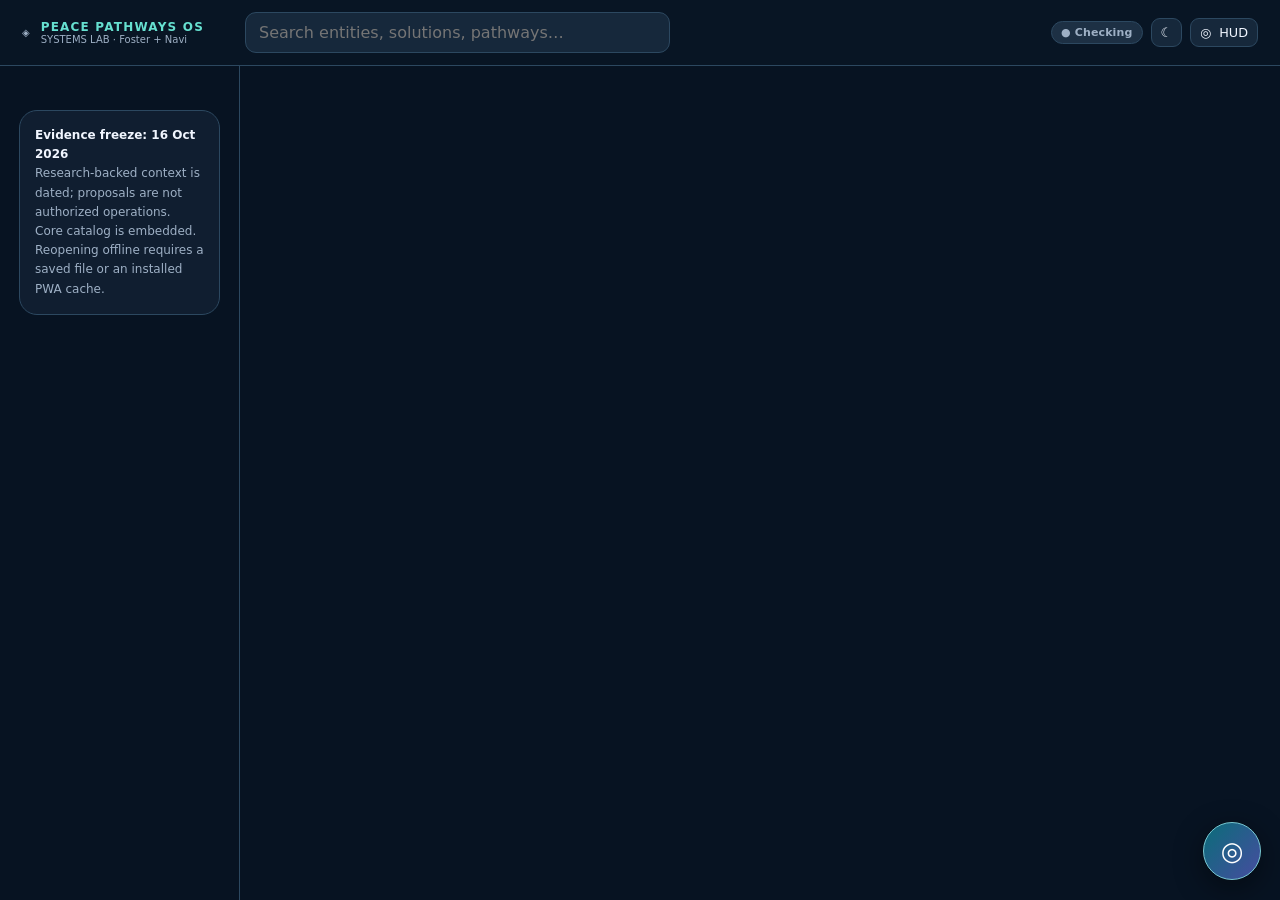
<file: v2/index.template.html>
<!doctype html>
<html lang="en">
<head>
<meta charset="utf-8"><meta name="viewport" content="width=device-width,initial-scale=1,viewport-fit=cover">
<meta name="color-scheme" content="dark light"><meta name="theme-color" content="#071423">
<title>PEACE PATHWAYS OS · Collaborative Systems Lab</title>
<meta name="description" content="Offline-first, evidence-labeled civilian protection and Ukraine–Russia peace collaboration pathway laboratory. Independent educational tool.">
<link rel="manifest" href="./manifest.webmanifest">
<style>
:root{font-family:Inter,ui-sans-serif,system-ui,-apple-system,"Segoe UI",sans-serif;color-scheme:dark;--bg:#071322;--panel:#101e30;--panel2:#16283b;--soft:#1d3044;--edge:#2c4860;--text:#f1f6ff;--muted:#9eb0c5;--aqua:#66e0d0;--lav:#a9baff;--amber:#f7ce82;--red:#ffafba;--shadow:0 24px 70px #0005;--glass:#091625ee;--radius:18px;scroll-behavior:smooth}
:root[data-theme=light]{color-scheme:light;--bg:#eff5fa;--panel:#fff;--panel2:#f5f9fd;--soft:#e8f2f8;--edge:#ccdbe5;--text:#15283c;--muted:#50697e;--aqua:#046d66;--lav:#4b58ab;--amber:#915800;--red:#a22c46;--shadow:0 15px 40px #18314e20;--glass:#ffffffec}
*{box-sizing:border-box}html{scroll-padding-top:84px}body{margin:0;background:var(--bg);color:var(--text);min-width:320px}button,input,select,textarea{font:inherit}button{cursor:pointer}button:disabled{opacity:.55;cursor:not-allowed}a{color:var(--aqua);text-decoration:none}a:hover{text-decoration:underline}a:focus-visible,button:focus-visible,input:focus-visible,select:focus-visible,textarea:focus-visible,[tabindex]:focus-visible{outline:3px solid var(--aqua);outline-offset:3px}h1,h2,h3,h4,p{margin-top:0}h1{font-size:clamp(1.7rem,2.6vw,2.85rem);line-height:1.16;letter-spacing:-.045em}h2{font-size:1.35rem;letter-spacing:-.025em}h3{font-size:1.08rem;letter-spacing:-.02em}p{line-height:1.65}small,.small{font-size:.82rem}ul{padding-left:1.4rem}li{margin:.35em 0}::selection{background:#39dfce66}
#skip{position:fixed;left:8px;top:-70px;z-index:99;padding:10px;background:var(--panel);color:var(--text)}#skip:focus{top:6px}
.topbar{position:sticky;top:0;z-index:30;height:66px;background:var(--glass);backdrop-filter:blur(18px);border-bottom:1px solid var(--edge);display:flex;align-items:center;gap:13px;padding:0 22px}.brand{display:flex;align-items:center;gap:11px;white-space:nowrap;min-width:210px}.brandmark{font-size:27px;line-height:1}.brand strong{display:block;letter-spacing:.1em;font-size:12px}.brand span{display:block;font-size:10px;color:var(--muted)}.topbar input[type=search]{background:var(--panel2);border:1px solid var(--edge);color:var(--text);border-radius:11px;padding:10px 13px;max-width:425px;width:100%;min-width:110px}#menuBtn{display:none}.topbar .right{margin-left:auto;display:flex;gap:8px;align-items:center}
.btn{border:1px solid var(--edge);border-radius:11px;background:var(--panel2);color:var(--text);padding:10px 12px;display:inline-flex;justify-content:center;align-items:center;gap:8px;transition:background .2s,transform .2s}.btn:hover{background:var(--soft);text-decoration:none}.btn.primary{background:linear-gradient(110deg,#167e80,#27688b);color:#fff;border-color:#2eacac}.btn.danger{color:var(--red)}.btn.ghost{background:transparent}.btn.sm{padding:6px 9px;font-size:.8rem;border-radius:9px}.btn.icon{font-size:20px;padding:8px 11px}.pill{display:inline-flex;align-items:center;gap:7px;padding:4px 9px;background:var(--soft);border:1px solid var(--edge);border-radius:99px;font-size:11px;font-weight:650;color:var(--muted);letter-spacing:.012em}.pill.good{color:var(--aqua)}.pill.warn{color:var(--amber)}.pill.bad{color:var(--red)}.statusdot{display:inline-block;width:7px;height:7px;border-radius:50%;background:var(--amber)}.statusdot.good{background:var(--aqua)}.statusdot.bad{background:var(--red)}
.shell{display:grid;grid-template-columns:240px minmax(0,1fr);min-height:calc(100vh - 66px)}.sidebar{border-right:1px solid var(--edge);padding:22px 12px 24px;position:sticky;top:66px;align-self:start;height:calc(100vh - 66px);overflow:auto;background:var(--bg)}.side-label{text-transform:uppercase;font-size:10px;letter-spacing:.18em;color:var(--muted);font-weight:700;padding:8px 14px}.side-link{width:100%;display:flex;align-items:center;gap:11px;text-align:left;padding:11px 14px;background:transparent;color:var(--muted);border:1px solid transparent;border-radius:10px;font-weight:600;font-size:13px}.side-link:hover,.side-link[aria-current=page]{color:var(--text);background:var(--panel);border-color:var(--edge)}.side-link[aria-current=page]::before{content:"";width:4px;height:19px;background:var(--aqua);border-radius:4px;margin-left:-10px}.sideicon{font-size:19px;width:24px;text-align:center}.side-meta{margin:22px 7px;padding:15px;border:1px solid var(--edge);background:var(--panel);border-radius:var(--radius);font-size:12px;color:var(--muted);line-height:1.6}.side-meta strong{color:var(--text)}.side-meta code{overflow-wrap:anywhere}
.main{min-width:0;padding:27px clamp(16px,3.2vw,54px) 90px;max-width:1720px;width:100%;margin:auto}.crumbs{font-size:.77rem;color:var(--muted);margin-bottom:22px}.crumbs b{color:var(--text)}.eyebrow{text-transform:uppercase;letter-spacing:.18em;color:var(--aqua);font-size:11px;font-weight:750;margin-bottom:12px}.muted{color:var(--muted)}.hero{position:relative;overflow:hidden;border:1px solid var(--edge);border-radius:23px;background:radial-gradient(ellipse at 80% 30%,#1b737366,transparent 38%),radial-gradient(ellipse at 30% 80%,#584c8a33,transparent 43%),var(--panel);padding:clamp(22px,3vw,40px);margin-bottom:22px;isolation:isolate}.hero:before{position:absolute;content:"";width:370px;height:370px;border:1px solid #77d6c722;border-radius:50%;top:-210px;right:-65px;box-shadow:0 0 0 75px #6cf5cc05,0 0 0 140px #71b8ee04;pointer-events:none}.hero p{max-width:740px;margin-bottom:14px}.hero .hero-actions{display:flex;gap:10px;flex-wrap:wrap}.hero .badge-line{display:flex;gap:7px;flex-wrap:wrap;margin-bottom:15px}
.grid{display:grid;grid-template-columns:repeat(auto-fit,minmax(min(100%,255px),1fr));gap:14px}.grid.wide{grid-template-columns:repeat(auto-fit,minmax(min(100%,325px),1fr))}.card{border:1px solid var(--edge);background:var(--panel);border-radius:var(--radius);padding:18px;min-width:0}.card.clickable{cursor:pointer;transition:transform .18s,background .18s}.card.clickable:hover{background:var(--panel2);transform:translateY(-2px)}.card h3{margin:0 0 6px}.card p{font-size:.88rem;color:var(--muted);margin:6px 0}.cardhead,.sectionhead{display:flex;align-items:center;justify-content:space-between;gap:12px;flex-wrap:wrap}.sectionhead{margin:27px 0 13px}.sectionhead h2{margin:0}.stat{font-size:2rem;font-weight:800;color:var(--aqua);letter-spacing:-.05em}.stats .card{padding:16px}.stats .label{font-size:.78rem;color:var(--muted)}.flex{display:flex;gap:12px;align-items:center;flex-wrap:wrap}.stack{display:grid;gap:13px}.details{border:1px solid var(--edge);border-radius:15px;background:var(--panel2);padding:15px}.detail-grid{display:grid;grid-template-columns:minmax(0,1.15fr) minmax(280px,.85fr);gap:16px}.tag{display:inline-flex;background:var(--soft);color:var(--lav);padding:4px 8px;border-radius:7px;margin:2px;font-size:11px;border:1px solid transparent}.tag:hover{border-color:var(--lav)}.two-cols{display:grid;grid-template-columns:1.25fr .75fr;gap:17px}.list-item{border:1px solid var(--edge);border-radius:13px;padding:14px;margin-top:9px;background:var(--panel)}.list-item h3{margin:0 0 6px}.list-item p{font-size:13px;margin:4px 0 8px;color:var(--muted)}.list-item.active{border-color:var(--aqua)}.metricbar{height:8px;background:var(--soft);border-radius:100px;overflow:hidden}.metricbar>span{display:block;height:100%;background:linear-gradient(90deg,#3cbba6,#9998f5);width:0%}.alert{padding:14px 16px;border:1px solid var(--edge);border-left:3px solid var(--amber);border-radius:12px;color:var(--muted);font-size:.87rem;line-height:1.6;background:var(--panel)}.alert a{overflow-wrap:anywhere}.alert.good{border-left-color:var(--aqua)}.alert.bad{border-left-color:var(--red)}.status-unknown{color:var(--amber)}
label.field{display:block;font-size:12px;color:var(--muted);font-weight:700;margin-bottom:6px}select,input:not([type=checkbox]):not([type=range]):not([type=search]),textarea{width:100%;background:var(--panel2);color:var(--text);border:1px solid var(--edge);border-radius:11px;padding:10px 12px;min-height:41px}textarea{min-height:92px;resize:vertical}.controlgrid{display:grid;grid-template-columns:repeat(auto-fit,minmax(min(100%,205px),1fr));gap:12px}.controlfield{min-width:0}.multi-chip{border:1px solid var(--edge);background:var(--soft);padding:7px 9px;color:var(--text);border-radius:9px;font-size:12px}.multi-chip button{border:0;color:var(--red);background:none;font-weight:800}.path-card{border:1px solid var(--edge);background:var(--panel);border-radius:17px;padding:15px;position:relative}.path-card.active{border-color:var(--aqua)}.path-card .actors{display:flex;flex-wrap:wrap;gap:6px;margin-top:10px}.path-card .actors span{font-size:11px;padding:5px 8px;border-radius:8px;background:var(--soft)}.path-card h3{margin:0 0 7px}.path-card p{font-size:.86rem;color:var(--muted);margin:0}.path-steps{margin:10px 0}.path-steps li{font-size:.88rem;margin-bottom:12px}.measures{display:flex;flex-wrap:wrap;gap:7px}.measures>span{font-size:11px;border:1px solid var(--edge);padding:5px 8px;border-radius:8px;color:var(--muted)}
.academy-board{display:grid;grid-template-columns:repeat(auto-fit,minmax(120px,1fr));gap:12px}.node{border:1px solid var(--edge);background:var(--panel);border-radius:15px;padding:14px;text-align:center;min-height:108px;display:flex;flex-direction:column;align-items:center;justify-content:center;gap:7px}.node strong{font-size:13px}.node .symbol{font-size:27px}.node .pct{font-size:11px;color:var(--aqua)}.guide-step{display:grid;grid-template-columns:30px 1fr;gap:10px;padding:13px 0;border-bottom:1px solid var(--edge)}.guide-step:last-child{border:0}.guide-step input{width:17px;height:17px;margin-top:2px;accent-color:var(--aqua)}.guide-step p{font-size:.88rem;color:var(--muted);margin:4px 0}.guide-step strong{font-size:.9rem}.timeline{border-left:2px solid var(--edge);padding-left:19px;margin:16px 0}.time-step{position:relative;margin:0 0 20px}.time-step:before{content:"";position:absolute;width:10px;height:10px;background:var(--aqua);left:-25px;top:5px;border-radius:50%}.time-step strong{display:block}.time-step p{font-size:.88rem;color:var(--muted);margin:5px 0}
.inspector{position:fixed;z-index:44;top:79px;right:16px;bottom:16px;width:min(555px,calc(100vw - 32px));background:var(--panel);box-shadow:var(--shadow);border:1px solid var(--edge);border-radius:20px;overflow:hidden;display:none;flex-direction:column;animation:slide-in .18s ease-out}.inspector.open{display:flex}.inspector-head{padding:15px 18px;border-bottom:1px solid var(--edge);display:flex;gap:8px;justify-content:space-between;align-items:center}.inspector-body{padding:20px;overflow:auto;flex:1}.inspector-body h3{margin-top:18px}.inspector-body details{border:1px solid var(--edge);background:var(--panel2);padding:13px;border-radius:11px;margin:9px 0}.inspector-body summary{cursor:pointer;font-weight:700}.inspector-body details>div{padding-top:10px;font-size:.9rem;color:var(--muted);line-height:1.65}.scrim{display:none;position:fixed;inset:66px 0 0;background:#0007;z-index:40}.scrim.visible{display:block}.hud{position:fixed;z-index:35;right:19px;bottom:20px;display:flex;align-items:flex-end;gap:7px}.hud-button{width:58px;height:58px;border-radius:50%;font-size:26px;background:linear-gradient(130deg,#0a6d79,#474ca0);border:1px solid #78c8d2;color:white;box-shadow:0 8px 30px #0007;cursor:pointer}.hud-button:hover{transform:scale(1.035)}.hudpanel{display:none;width:min(340px,calc(100vw - 94px));max-height:55vh;overflow:auto;padding:16px;background:var(--glass);border:1px solid var(--edge);box-shadow:var(--shadow);border-radius:17px}.hudpanel.visible{display:block}.hudpanel h3{margin:0 0 8px}.hudpanel .small{line-height:1.5}.toast{position:fixed;z-index:100;bottom:86px;left:50%;transform:translateX(-50%);background:var(--panel2);color:var(--text);padding:12px 16px;border:1px solid var(--edge);box-shadow:var(--shadow);border-radius:12px;max-width:90vw;font-size:13px;display:none}.toast.visible{display:block}.drawer-scrim{display:none}.foot{font-size:12px;color:var(--muted);border-top:1px solid var(--edge);margin-top:40px;padding-top:18px}.narrow{max-width:800px}.columns{columns:2;column-gap:24px}.columns>.list-item{break-inside:avoid}
@keyframes slide-in{from{opacity:0;transform:translateX(18px)}to{opacity:1;transform:translateX(0)}}:root[data-motion=off] *,:root[data-motion=off] *:before,:root[data-motion=off] *:after{scroll-behavior:auto!important;animation:none!important;transition:none!important}@media(prefers-reduced-motion:reduce){*,*:before,*:after{scroll-behavior:auto!important;animation:none!important;transition:none!important}}
/* Entity Atlas: independent, keyboard-focusable profile pane; the left catalog retains normal page scrolling. */
.atlas-profile-wrap{min-width:0;align-self:stretch}
.atlas-profile{position:sticky;top:84px;max-height:min(56dvh,600px);overflow-y:auto;overscroll-behavior:contain;scrollbar-width:thin;scrollbar-color:var(--edge) transparent;outline-offset:-3px}
.atlas-profile::-webkit-scrollbar{width:9px}.atlas-profile::-webkit-scrollbar-thumb{background:var(--edge);border-radius:9px}
.atlas-scroll-hint{font-size:.77rem;color:var(--muted);margin:8px 0 12px}
@media(max-width:1050px){.atlas-profile-wrap{order:-1}.atlas-profile{position:relative;top:auto;max-height:min(57dvh,630px);min-height:260px}}
@media(max-width:1050px){.detail-grid,.two-cols{grid-template-columns:1fr}.main{padding-left:24px;padding-right:24px}}@media(max-width:770px){#menuBtn{display:inline-flex}.topbar{padding:0 11px;gap:8px}.brand{min-width:auto}.brand strong{font-size:11px}.brand span{display:none}.topbar input[type=search]{max-width:none}.topbar .right .label-hidden{display:none}.shell{display:block}.sidebar{position:fixed;left:0;top:66px;bottom:0;height:auto;z-index:55;width:min(295px,84vw);transform:translateX(-105%);transition:transform .2s;background:var(--bg);box-shadow:var(--shadow)}.sidebar.open{transform:translateX(0)}.drawer-scrim.visible{position:fixed;inset:66px 0 0;z-index:54;display:block;background:#0008}.main{padding:20px 15px 80px}.hero{padding:22px}.card{padding:14px}.inspector{top:auto;left:0;right:0;bottom:0;width:100%;height:min(89vh,900px);border-radius:18px 18px 0 0;animation:slide-up .2s}.hud{bottom:10px;right:10px}.hud-button{width:51px;height:51px}.columns{columns:1}}@keyframes slide-up{from{transform:translateY(22px);opacity:0}to{transform:none;opacity:1}}
@media print{.topbar,.sidebar,.hud,.inspector,.scrim,.drawer-scrim,.btn,.top-actions{display:none!important}.shell{display:block}.main{padding:0}.card,.hero{break-inside:avoid;color:#111;background:#fff;box-shadow:none;border-color:#ccc}.muted,.card p{color:#333}body{color:#111;background:#fff}a{color:#104f80;text-decoration:underline}details{display:block}details>div{display:block}}
</style>
</head>
<body>
<a id="skip" href="#main">Skip to main content</a>
<header class="topbar" role="banner">
<button id="menuBtn" class="btn icon ghost" aria-label="Open navigation" aria-expanded="false" aria-controls="sidebar">☰</button>
<a class="brand" href="#/overview" aria-label="Peace Pathways OS home"><span class="brandmark" aria-hidden="true">◈</span><div><strong>PEACE PATHWAYS OS</strong><span>SYSTEMS LAB · Foster + Navi</span></div></a>
<input id="globalSearch" type="search" aria-label="Search current view" placeholder="Search entities, solutions, pathways…" autocomplete="off">
<div class="right"><span id="connectivity" class="pill" title="Network reachability is not guaranteed">● Checking</span><button class="btn sm" id="themeBtn" aria-label="Toggle light and dark theme" title="Switch theme">☾</button><button class="btn sm" id="hudTop" title="Open Earth Intelligence HUD">◎<span class="label-hidden"> HUD</span></button></div>
</header>
<div class="drawer-scrim" id="drawerScrim" aria-hidden="true"></div>
<div class="shell">
<aside id="sidebar" class="sidebar" aria-label="Primary navigation"><nav id="navRoot" aria-label="Modules"></nav><div class="side-meta"><strong>Evidence freeze: 16 Oct 2026</strong><br>Research-backed context is dated; proposals are not authorized operations.<br><span id="offlineLabel">Core catalog is embedded. Reopening offline requires a saved file or an installed PWA cache.</span></div></aside>
<main id="main" class="main" tabindex="-1"><noscript><section class="hero"><h1>Peace Pathways OS</h1><p>This self-contained catalog needs JavaScript for searchable guides, dynamic pathways, personal progress, and peer collaboration. The readable evidence and complete guide-bank are also supplied as JSON files in the bundle.</p><p>Start with <a href="data/entities.json">entities.json</a>, <a href="data/solutions.json">solutions.json</a>, and <a href="data/guide-bank.json">guide-bank.json</a>. Network collaboration always requires JavaScript, an internet connection and explicit authorization.</p></section></noscript></main>
</div>
<div id="panelScrim" class="scrim" aria-hidden="true"></div><aside class="inspector" id="inspector" aria-label="Detailed guide" aria-modal="true" role="dialog"><div class="inspector-head"><strong id="panelTitle">Guide</strong><button class="btn sm" id="closePanel" aria-label="Close guide">✕ Close</button></div><div class="inspector-body" id="panelBody"></div></aside>
<div class="hud"><section id="hudPanel" class="hudpanel" aria-label="Earth Intelligence progress HUD"><h3>◎ Earth Intelligence Engine</h3><div id="hudContent"></div></section><button id="hudFloat" class="hud-button" title="Open or minimize Earth Intelligence HUD" aria-expanded="false" aria-controls="hudPanel" aria-label="Earth Intelligence Engine">◎</button></div>
<div class="toast" id="toast" role="status" aria-live="polite"></div>
<script type="application/json" id="seed-data">__SEED_JSON__</script>
<script>
(function(){'use strict';
const SEED=JSON.parse(document.getElementById('seed-data').textContent);
const E=SEED.entities,S=SEED.solutions,G=SEED.guides,R=SEED.recipes,EV=SEED.evidence;
const entityBy=Object.fromEntries(E.map(x=>[x.id,x]));const solutionBy=Object.fromEntries(S.map(x=>[x.id,x]));const guideBy=Object.fromEntries(G.map(x=>[x.entityId+'__'+x.solutionId,x]));
const $=id=>document.getElementById(id);const escape=s=>String(s??'').replace(/[&<>"']/g,c=>({'&':'&amp;','<':'&lt;','>':'&gt;','"':'&quot;',"'":'&#39;'}[c]));
const short=(s,n=140)=>String(s).length>n?String(s).slice(0,n-1)+'…':String(s);
// Unified module/route registry. All modules share the same shell and provide a local fallback.
const MODULES=[
 ['overview','◈','Overview',overview,['catalog','offline'],[]],
 ['entities','♜','Entity atlas',entityView,['entity-profiles','guides'],['catalog']],
 ['solutions','◇','Solutions bank',solutionView,['solution-families','source-links'],['catalog']],
 ['pathways','✧','Pathway forge',pathView,['combinatorial-model','draft-export'],['catalog']],
 ['academy','⚡','Skill constellation',academy,['learning-progress','notes'],['catalog','local-storage']],
 ['collaboration','⇄','Collaboration',collabView,['trystero-opt-in','review-queue'],['online-network-optional']],
 ['evidence','▦','Evidence & safeguards',evidenceView,['source-ledger','premortem'],['catalog']],
 ['settings','⚙','Settings & data',settingsView,['backup','import','reset','themes'],['local-storage']]
].map(([id,icon,title,view,capabilities,dependencies])=>({id,icon,title,view,capabilities,dependencies,schema:1,init(){},cleanup(){},onError(error){console.error('Module '+id,error)}}));
const ROUTES=MODULES.map(m=>[m.id,m.icon,m.title]);let activeModule=null;
const I18N={en:{overview:'Overview',entities:'Entity atlas',solutions:'Solutions bank',pathways:'Pathway forge',academy:'Skill constellation',collaboration:'Collaboration',evidence:'Evidence & safeguards',settings:'Settings & data'},uk:{overview:'Огляд',entities:'Каталог учасників',solutions:'Банк рішень',pathways:'Шляхи співпраці',academy:'Навчання',collaboration:'Співпраця',evidence:'Джерела й безпека',settings:'Налаштування'},ru:{overview:'Обзор',entities:'Каталог участников',solutions:'Банк решений',pathways:'Пути сотрудничества',academy:'Обучение',collaboration:'Сотрудничество',evidence:'Источники и безопасность',settings:'Настройки'}};
const DEFAULT_COMMUNITY_ROOM='peace-pathways-community-v1'; // Global, public, versioned lobby; not a private channel or a promise of connected peers.
const defaultState=()=>({schema:1,completed:{},plans:[],notes:{},prefs:{theme:'dark',level:'simple',lang:'en',motion:true},created:new Date().toISOString()});
let saved=defaultState(),app={route:'overview',query:'',tier:'all',focusEntity:E[0].id,focusSolution:S[0].id,focusPath:null,skill:'all',anchor:E[0].id,pinned:[],objective:'all',paths:[],variants:12,generation:0,pathKey:null,inspectorOpen:false,hudOpen:false,sidebarOpen:false,collab:{status:'offline',room:null,roomName:DEFAULT_COMMUNITY_ROOM,strategy:'nostr',peers:new Set(),drafts:[],notes:[],error:''},trystero:null,trysteroRoom:null,action:null,roomLoaded:false};
const dbName='peace-pathways-local-v1';let storageMode='Initializing';
function idb(){return new Promise((resolve,reject)=>{if(!window.indexedDB){reject(Error('IndexedDB unavailable'));return;}const r=indexedDB.open(dbName,1);r.onupgradeneeded=()=>{if(!r.result.objectStoreNames.contains('data'))r.result.createObjectStore('data')};r.onsuccess=()=>resolve(r.result);r.onerror=()=>reject(r.error)})}
async function readState(){try{let db=await idb();let result=await new Promise((res,rej)=>{let t=db.transaction('data','readonly').objectStore('data').get('workspace');t.onsuccess=()=>res(t.result);t.onerror=()=>rej(t.error)});db.close();storageMode='IndexedDB';return result}catch(e){storageMode='localStorage fallback';try{return JSON.parse(localStorage.getItem(dbName)||'null')}catch{return null}}}
async function writeState(){try{if(storageMode==='IndexedDB'){const db=await idb();await new Promise((res,rej)=>{const tx=db.transaction('data','readwrite');tx.objectStore('data').put(saved,'workspace');tx.oncomplete=res;tx.onerror=()=>rej(tx.error)});db.close()}else{localStorage.setItem(dbName,JSON.stringify(saved))}return true}catch(e){toast('Local save failed: check private mode or storage limits. Export a backup.');return false}}
function notifyChange(){void writeState();updateHud()}
function toast(t){const el=$('toast');el.textContent=t;el.classList.add('visible');clearTimeout(toast._timer);toast._timer=setTimeout(()=>el.classList.remove('visible'),3400)}
function hashRoute(){const raw=decodeURIComponent(location.hash.replace(/^#\/?/,''));const seg=(raw||'overview').split('/');return ROUTES.some(r=>r[0]===seg[0])?seg[0]:'not-found'}
function go(route){location.hash='#/'+route;if(app.route===route)render()}
function closeDrawer(){app.sidebarOpen=false;$('sidebar').classList.remove('open');$('drawerScrim').classList.remove('visible');$('menuBtn').setAttribute('aria-expanded','false')}
function toggleDrawer(){app.sidebarOpen=!app.sidebarOpen;$('sidebar').classList.toggle('open',app.sidebarOpen);$('drawerScrim').classList.toggle('visible',app.sidebarOpen);$('menuBtn').setAttribute('aria-expanded',String(app.sidebarOpen));if(app.sidebarOpen)$('sidebar').querySelector('button')?.focus()}
function currentName(){return (ROUTES.find(x=>x[0]===app.route)||['','','Unknown route'])[2]}
function renderNav(){let labels=I18N[saved.prefs.lang]||I18N.en;$('navRoot').innerHTML='<div class="side-label">Navigation</div>'+ROUTES.map(([id,ic,label])=>`<button class="side-link" data-route="${id}" ${app.route===id?'aria-current="page"':''}><span aria-hidden="true" class="sideicon">${ic}</span><span>${escape(labels[id]||label)}</span></button>`).join('')+'<div class="side-label">Workspace</div><button class="side-link" data-action="export-backup"><span class="sideicon">⇩</span>Export workspace</button><button class="side-link" data-action="open-hud"><span class="sideicon">◎</span>Earth Intelligence</button>';}
function heading(title,subtitle,eyebrow='SYSTEMS LAB'){return `<div class="eyebrow">${escape(eyebrow)}</div><h1>${escape(title)}</h1><p class="muted">${escape(subtitle)}</p>`}
function tag(t){return `<span class="tag">${escape(t.replaceAll('-',' '))}</span>`}
function status(){return `<span class="pill warn">PROPOSED · NOT AUTHORIZED</span>`}
function entityCard(e){return `<article class="card clickable" data-entity="${e.id}" tabindex="0" role="button" aria-label="Explore ${escape(e.name)}"><div class="cardhead"><span class="pill">Tier ${e.tier} · #${e.rank}</span><span class="small muted">${e.guide_count} guides</span></div><h3 style="margin-top:12px">${escape(e.name)}</h3><p>${escape(short(e.mandate,120))}</p><div>${e.capabilities.slice(0,4).map(tag).join('')}</div></article>`}
function solutionCard(s){return `<article class="card clickable" tabindex="0" role="button" data-solution="${s.id}"><span class="pill">${escape(s.category.toUpperCase())}</span><h3 style="margin-top:10px">${escape(s.title)}</h3><p>${escape(s.outcome)}</p><div>${s.tags.slice(0,4).map(tag).join('')}</div></article>`}
function metric(n,label){return `<div class="card"><div class="stat">${escape(String(n))}</div><div class="label">${escape(label)}</div></div>`}
function overview(){let count=Object.keys(saved.completed).filter(k=>saved.completed[k]).length;return `<section class="hero"><div class="badge-line"><span class="pill good">◉ OFFLINE-FIRST CATALOG</span><span class="pill">FACT FREEZE · 2026-10-16</span><span class="pill">CIVILIAN PROTECTION BY DESIGN</span></div><div class="eyebrow">FROM EXTRACTION → STEWARDSHIP</div><h1>Coordinate possibilities.<br>Verify protection. Build durable peace.</h1><p>Explore ${E.length} actors, ${S.length} structured intervention families and ${G.length} entity-specific learning pathways. Combine disciplines without confusing a simulation, proposal or local learning milestone with a real diplomatic commitment.</p><div class="hero-actions"><button class="btn primary" data-route="pathways">✧ Generate collaboration pathways</button><button class="btn" data-route="entities">♜ Explore entities</button><button class="btn" data-route="academy">⚡ Begin guided learning</button></div></section>
<div class="grid stats">${metric(E.length,'Entity profiles')}${metric(S.length,'Solution families')}${metric(G.length,'Simplified + advanced guides')}${metric(count,'Local steps completed')}</div>
<div class="sectionhead"><h2>Four ways to intervene responsibly</h2><span class="pill">Select a portfolio</span></div><div class="grid">${[['Humanitarian','Prisoners, children, aid access and nuclear safety','humanitarian'],['Sectoral','Energy systems, maritime safety and local pauses','sectoral'],['Armistice','Authorized monitoring and incident resolution','armistice'],['Settlement & recovery','Security, legal rights and regenerative rebuilding','settlement']].map(([a,b,c])=>`<article class="card clickable" data-goal-kind="${c}" role="button" tabindex="0"><h3>${a}</h3><p>${b}</p><span class="small" style="color:var(--aqua)">Explore ${c} →</span></article>`).join('')}</div>
<div class="sectionhead"><h2>What is evidence? What is a proposal?</h2></div><div class="two-cols"><div class="alert good"><strong>Verified monitoring ≠ simulated success.</strong><p style="margin:5px 0">OHCHR documented at least 328 civilians killed and 2,105 injured in Ukraine in September 2026. This is a dated, documented minimum, not live telemetry.</p><a href="https://ukraine.ohchr.org/en/Protection-of-Civilians-in-Armed-Conflict-September-2026" target="_blank" rel="noopener noreferrer">Read the 15 Oct 2026 report ↗</a></div><div class="alert"><strong>Proposal ≠ institutional position.</strong><p style="margin:5px 0">All mission pathways are educational designs pending genuine stakeholder authority, lawful consent, independent verification and expert review. Nobody is automatically contacted.</p></div></div>`}
function entityView(){const q=app.query.toLowerCase();let filtered=E.filter(e=>(app.tier==='all'||String(e.tier)===app.tier)&&[e.name,e.mandate,e.constraint,e.capabilities.join(' ')].join(' ').toLowerCase().includes(q));let e=entityBy[app.focusEntity]||E[0];return `${heading('Entity atlas','Filter capabilities and open a personalized solutions bank for any actor. Ranking is analytical, not a claim of willingness.','75 POTENTIAL PARTNERS & DECISION CENTERS')}<div class="controlgrid"><div class="controlfield"><label for="tierFilter" class="field">Efficacy tier</label><select id="tierFilter"><option value="all">All six tiers</option>${[1,2,3,4,5,6].map(t=>`<option value="${t}" ${String(app.tier)===String(t)?'selected':''}>Tier ${t}</option>`).join('')}</select></div><div class="controlfield"><label for="actorPick" class="field">Jump to entity</label><select id="actorPick">${E.map(x=>`<option value="${x.id}" ${x.id===e.id?'selected':''}>${escape(x.name)}</option>`).join('')}</select></div></div><div class="sectionhead"><h2>${filtered.length} matching entities</h2><span class="pill">Review mandate & constraints</span></div><div class="detail-grid"><section class="atlas-entity-list"><div class="grid wide">${filtered.slice(0,80).map(entityCard).join('')||'<div class="alert">No matches. Try another search or tier.</div>'}</div></section><section class="atlas-profile-wrap"><article class="card atlas-profile" tabindex="0" role="region" aria-label="${escape(e.name)} selected entity and scrollable solutions bank"><div class="pill">#${e.rank} · TIER ${e.tier}</div><div class="atlas-scroll-hint">↕ Scroll this panel independently for all solutions · Tab to focus</div><h2 style="margin:12px 0">${escape(e.name)}</h2><div class="small muted">Potential role, not an endorsement</div><p>${escape(e.mandate)}</p><div class="alert">Constraint: ${escape(e.constraint)}</div><details style="margin-top:10px"><summary class="small">⌄ Expand stakeholder / BATNA model</summary><p class="small muted"><b>Inferred incentive:</b> ${escape(e.stakeholderModel.inferredIncentive)}</p><p class="small muted"><b>BATNA / outside option:</b> ${escape(e.stakeholderModel.BATNA)}</p><p class="small muted"><b>Red lines:</b> ${escape(e.stakeholderModel.redLines)}</p><p class="small muted"><b>Spoilers:</b> ${escape(e.stakeholderModel.spoilerRisk)}</p></details><div style="margin:12px 0">${e.capabilities.map(tag).join('')}</div><h3>Own solution bank · ${e.solutions.length}</h3><div class="stack">${e.solutions.map(id=>`<button class="btn sm" style="justify-content:flex-start;text-align:left" data-guide="${e.id}__${id}">◇ ${escape(solutionBy[id].title)}</button>`).join('')}</div><div class="flex" style="margin-top:15px"><button class="btn primary" data-build-entity="${e.id}">✧ Forge with entity</button><button class="btn" data-copy-entity="${e.id}">Copy profile</button></div></article></section></div>`}
function solutionView(){const q=app.query.toLowerCase();const filtered=S.filter(s=>[s.title,s.outcome,s.category,s.tags.join(' ')].join(' ').toLowerCase().includes(q));return `${heading('Solutions bank','32 distinct intervention blueprints, each expanded into entity-specific beginner and advanced guides. These are proposals with legal and verification gates.')}<div class="flex"><span class="pill good">Humanitarian-first defaults</span>${status()}</div><div class="sectionhead"><h2>${filtered.length} solution families</h2><span class="small muted">Select to inspect and adapt</span></div><div class="grid wide">${filtered.map(solutionCard).join('')||'<p>No solutions match the search.</p>'}</div>`}
function progressFor(g){let ids=[...g.simpleGuide.map((_,i)=>g.id+':s'+i),...g.advancedGuide.map((_,i)=>g.id+':a'+i)];return [ids.filter(id=>saved.completed[id]).length,ids.length]}
function academy(){const completed=Object.values(saved.completed).filter(Boolean).length;let families=Object.entries(groupFamilies()).sort((a,b)=>a[0].localeCompare(b[0]));let q=app.query.toLowerCase();let els=G.filter(g=>(app.skill==='all'||solutionBy[g.solutionId].category===app.skill)&&(!q||[entityBy[g.entityId].name,solutionBy[g.solutionId].title].join(' ').toLowerCase().includes(q)));return `${heading('Skill constellation','Progressive learning quests. Completion is personal learning progress, never a claim of real-world conflict resolution.')}<div class="grid stats">${metric(completed,'Learning steps mastered')}${metric(G.length,'Entity × solution guide pairs')}${metric(families.length,'Disciplinary trees')}</div><div class="sectionhead"><h2>Disciplinary skill trees</h2><button class="btn sm" data-skill="all">Show all classes</button></div><div class="academy-board">${families.map(([fam,count],idx)=>{let done=G.filter(g=>solutionBy[g.solutionId].category===fam).reduce((n,g)=>n+progressFor(g)[0],0);let level=Math.min(12,Math.floor(done/20)+1);return `<button class="node" data-skill="${escape(fam)}" aria-pressed="${app.skill===fam}" style="${app.skill===fam?'border-color:var(--aqua)':''}"><span class="symbol">${['⚖','♢','⛨','✦','◇','◎','⌁','⚡'][idx%8]}</span><strong>${escape(fam)}</strong><span class="pct">Level ${level} · ${done} steps</span><span class="small muted">${count} interventions</span></button>`}).join('')}</div><div class="sectionhead"><h2>Learning paths <span class="muted small">(${els.length})</span></h2><span class="pill">Beginner + advanced</span></div><div class="grid wide">${els.slice(0,60).map(g=>{let [a,b]=progressFor(g);return `<article class="card"><div class="cardhead"><span class="pill">${escape(solutionBy[g.solutionId].category)}</span><span class="small muted">${a}/${b}</span></div><h3 style="margin-top:10px">${escape(entityBy[g.entityId].name)}</h3><p>${escape(solutionBy[g.solutionId].title)}</p><div class="metricbar" aria-label="${a} of ${b} steps complete"><span style="width:${Math.round(a/b*100)}%"></span></div><button class="btn sm" style="margin-top:11px" data-guide="${g.id}">Open guide →</button></article>`}).join('')}${els.length>60?'<p class="muted">Showing first 60. Search by an entity or topic to access any of the 747 guides.</p>':''}</div>`}
function groupFamilies(){const by={};for(const s of S)by[s.category]=(by[s.category]||0)+1;return by}
function selectOptions(arr,current){return arr.map(x=>`<option value="${x.id}" ${current===x.id?'selected':''}>${escape(x.name||x.title)}</option>`).join('')}
// Deterministic within a generation, varied between user-requested generations.
// Preserve the anchor, pinned partners, authority/consent gates and transparent ordinal scoring.
function buildPaths(){
 const fingerprint=JSON.stringify([app.anchor,app.pinned,app.objective,app.query,app.variants,app.generation]);
 if(app.pathKey===fingerprint)return; // Do not silently reset candidates during an unrelated render.
 app.pathKey=fingerprint;
 const pinned=[...new Set([app.anchor,...app.pinned].filter(id=>entityBy[id]))];
 const anchorEntity=entityBy[app.anchor]||E[0];
 let sols=app.objective==='all'?S:S.filter(s=>s.id===app.objective||s.category===app.objective);
 if(app.query){const q=app.query.toLowerCase();sols=sols.filter(s=>[s.title,s.outcome,s.tags.join(' ')].join(' ').toLowerCase().includes(q))}
 const scoreActor=(e,s,tag)=>2*s.tags.filter(t=>e.capabilities.includes(t)).length+(e.capabilities.includes(tag)?9:0)+Math.max(0,8-e.tier);
 const hashText=t=>{let h=2166136261;for(let i=0;i<t.length;i++)h=Math.imul(h^t.charCodeAt(i),16777619);return h>>>0};
 const paths=[],seen=new Set();
 for(const s of sols){
  if(app.objective==='all'&&!s.tags.some(t=>anchorEntity.capabilities.includes(t)))continue;
  for(let variant=0;variant<Math.max(2,Math.min(16,app.variants));variant++){
   const seats=[],chosen=[],used=new Set();
   for(const [slotIndex,sl] of s.slots.entries()){
    const candidates=E.filter(e=>e.capabilities.includes(sl.tag)&&!used.has(e.id))
     .sort((a,b)=>scoreActor(b,s,sl.tag)-scoreActor(a,s,sl.tag)||a.rank-b.rank);
    const preferred=pinned.find(id=>!used.has(id)&&entityBy[id].capabilities.includes(sl.tag));
    const top=candidates.slice(0,Math.min(12,candidates.length));
    const index=top.length?(variant*2+app.generation+slotIndex*3+hashText(s.id+'|'+sl.tag))%top.length:0;
    const choice=preferred?entityBy[preferred]:top[index]||null;
    if(choice){used.add(choice.id);chosen.push(choice);seats.push({seat:sl.seat,entity:choice.id})}
   }
   // No modeled signature or simulation can replace the authority of both direct parties.
   if(['sectoral','armistice','settlement','diplomacy'].includes(s.category)){
    for(const side of ['ukraine','russia'])if(entityBy[side]&&!used.has(side)){
     used.add(side);chosen.push(entityBy[side]);seats.push({seat:'Direct-party assent required',entity:side})
    }
   }
   for(const id of pinned)if(!used.has(id)){
    used.add(id);chosen.push(entityBy[id]);seats.push({seat:'Additional specialist / bridge',entity:id})
   }
   if(!chosen.some(e=>e.capabilities.includes('civilian'))){
    const e=entityBy['ukrainian-municipalities-and-civil-society'];
    if(e&&!used.has(e.id)){used.add(e.id);chosen.push(e);seats.push({seat:'Affected-community consultation',entity:e.id})}
   }
   const signature=s.id+'|'+seats.map(z=>z.entity).sort().join(',');
   if(seen.has(signature))continue;
   seen.add(signature);
   const synergies=chosen.filter(e=>e.capabilities.some(t=>s.tags.includes(t))).length;
   const allow=chosen.some(e=>e.id==='ukraine')&&chosen.some(e=>e.id==='russia');
   const impact=Math.min(5,2+(('humanitarian sectoral armistice').split(' ').includes(s.category)?2:1));
   const ease=Math.max(1,Math.min(5,5-Math.max(0,chosen.length-4)-(s.category==='settlement'||s.category==='armistice'?2:0)));
   const verification=chosen.some(e=>e.capabilities.includes('verification'))?4:2;
   const legitimacy=allow||!['sectoral','settlement','armistice','diplomacy'].includes(s.category)?4:1;
   const score=impact*2+ease+verification+legitimacy+Math.min(synergies,5)+(variant%3===0?1:0);
   paths.push({id:s.id+'-g'+app.generation+'-'+variant,solutionId:s.id,title:s.title,signature,seats,actors:chosen.map(e=>e.id),impact,ease,verification,legitimacy,score,classification:'HYPOTHETICAL',needsConsent:true,version:1,generation:app.generation+1});
  }
 }
 paths.sort((a,b)=>b.score-a.score||a.title.localeCompare(b.title)||a.signature.localeCompare(b.signature));
 app.paths=paths.slice(0,Math.max(12,app.variants*3));
 if(!app.paths.some(p=>p.id===app.focusPath))app.focusPath=app.paths[0]?.id||null;
}
function pathCard(p){const s=solutionBy[p.solutionId];return `<article class="path-card ${app.focusPath===p.id?'active':''}" role="button" tabindex="0" data-path="${p.id}"><div class="cardhead"><span class="pill">${escape(s.category)}</span><span class="pill warn">SIMULATION</span></div><h3 style="margin-top:9px">${escape(p.title)}</h3><p>${escape(s.outcome)}</p><div class="actors">${p.actors.slice(0,6).map(id=>`<span>${escape(entityBy[id].name)}</span>`).join('')}${p.actors.length>6?`<span>+${p.actors.length-6}</span>`:''}</div><div class="measures" style="margin-top:10px"><span>Protection ${p.impact}/5</span><span>Ease ${p.ease}/5</span><span>Verify ${p.verification}/5</span></div></article>`}
function pathView(){const sel=app.paths.find(p=>p.id===app.focusPath),s=sel?solutionBy[sel.solutionId]:null;return `${heading('Pathway forge','Combine any actor with additional partners, an intervention objective and alternative seat assignments. These are heuristic possibilities, not success probabilities.','MULTICOMBINATORIAL STRATEGY GENERATOR')}
<div class="card"><div class="controlgrid"><div class="controlfield"><label for="anchorSel" class="field">Anchor entity</label><select id="anchorSel">${selectOptions(E,app.anchor)}</select></div><div class="controlfield"><label for="goalSel" class="field">Problem to solve</label><select id="goalSel"><option value="all">All aligned solutions</option>${Object.keys(groupFamilies()).map(f=>`<option value="${f}" ${app.objective===f?'selected':''}>${escape(f.toUpperCase())} portfolio</option>`).join('')}${S.map(s=>`<option value="${s.id}" ${app.objective===s.id?'selected':''}>${escape(s.title)}</option>`).join('')}</select></div><div class="controlfield"><label for="extraActor" class="field">Pin additional partner (max 5)</label><select id="extraActor"><option value="">Choose a partner…</option>${E.filter(e=>e.id!==app.anchor&&!app.pinned.includes(e.id)).map(e=>`<option value="${e.id}">${escape(e.name)}</option>`).join('')}</select></div><div class="controlfield"><label for="variantSel" class="field">Alternative assignments</label><select id="variantSel">${[3,6,12,16].map(n=>`<option value="${n}" ${app.variants===n?'selected':''}>${n} per problem</option>`).join('')}</select></div></div><div class="flex" style="margin-top:12px">${app.pinned.map(id=>`<span class="multi-chip">${escape(entityBy[id].name)} <button data-unpin="${id}" title="Remove ${escape(entityBy[id].name)}" aria-label="Remove pinned actor">×</button></span>`).join('')}<button class="btn primary" data-action="generate">✧ Regenerate combinations</button><button class="btn" data-action="reset-pins">Clear partners</button></div></div>
<div class="alert" style="margin-top:13px"><strong>Interpretation:</strong> The ordinal scores (1–5) are transparent interface heuristics—not predictive probabilities. Direct-party assent, lawful authority, feasible verification, civilian agency and counterparty acceptance remain mandatory gates. Every generated group is a proposed collaboration only.</div>
<div class="sectionhead"><h2>${app.paths.length} candidate combinations</h2><span class="small muted" role="status" aria-live="polite">Generation ${app.generation+1} · ${app.paths.length} visible alternatives</span></div><div class="two-cols"><div class="stack">${app.paths.map(pathCard).join('')||'<div class="alert">No compatible combinations. Choose another actor or clear the search field.</div>'}</div><div>${sel?`<article class="card" style="position:sticky;top:85px"><span class="pill warn">UNVERIFIED SCENARIO</span><h2 style="margin:12px 0">${escape(sel.title)}</h2><p>${escape(s.outcome)}</p><h3>Complementary seats</h3><div class="stack">${sel.seats.map(seat=>`<div class="details"><div class="small muted">${escape(seat.seat)}</div><strong>${escape(entityBy[seat.entity].name)}</strong></div>`).join('')}</div><h3 style="margin-top:17px">Safeguards & critical test</h3><p class="small muted"><b>First move:</b> ${escape(s.first)}</p><p class="small muted"><b>Verification:</b> ${escape(s.verify)}</p><p class="small muted"><b>Failure:</b> ${escape(s.failure)}</p><p class="small muted"><b>Metric:</b> ${escape(s.metric)}</p><p class="small muted"><b>Budget uncertainty:</b> ${escape(s.costBand)}</p><p class="small muted"><b>Go / no-go:</b> ${escape(s.goNoGo)}</p><div class="flex"><button class="btn primary" data-save-path="${sel.id}">＋ Save design</button><button class="btn" data-open-path="${sel.id}">Inspect phases</button><button class="btn" data-export-path="${sel.id}">⇩ JSON</button></div></article>`:'<div class="alert">No pathway chosen.</div>'}</div></div>`}
function evidenceView(){return `${heading('Evidence & safeguards','Explicit source-date-confidence ledger, blind spots, legal constraints and a zero-harm operational filter. No background monitoring is implied.','FACT FREEZE · 16 OCTOBER 2026')}
<div class="alert bad"><strong>Snapshot not live.</strong> All source statements below are frozen at 2026-10-16. The app does not fetch real-time war updates. Recheck them before decisions. The scores, guides and generated combinations are INFERENCES / PROPOSALS rather than reported agreements.</div><div class="sectionhead"><h2>Evidence ledger</h2><span class="pill">${EV.length} sources</span></div><div class="stack">${EV.map(e=>`<article class="card"><div class="flex"><span class="pill">${escape(e.date)}</span><span class="pill good">${escape(e.class)}</span><span class="pill">${escape(e.confidence)}</span></div><h3 style="margin:12px 0 7px">${escape(e.name)}</h3><p>${escape(e.claim)}</p><p class="small"><b>Implication:</b> ${escape(e.implication)}</p><a href="${escape(e.url)}" target="_blank" rel="noopener noreferrer">Inspect original source ↗</a></article>`).join('')}</div>
<div class="sectionhead"><h2>Binding bottlenecks to test</h2></div><div class="grid">${[['1. Credible commitments','Neither signature nor announcement establishes future compliance.'],['2. Territorial sovereignty','Operational ceasefire lines do not resolve the legal status of territories.'],['3. Security guarantees','Unfunded commitments may fail to deter a return to violence.'],['4. Battlefield expectations','Beliefs about expected gains may delay negotiation.'],['5. Verification access','Denied access creates unresolved, manipulable incident claims.'],['6. Domestic political constraints','Leaders, institutions and publics may reject implementation.'],['7. Sanctions and commerce','Unclear relief triggers undermine reciprocity and compliance.'],['8. Civilian agency and justice','Exclusion, impunity and coerced returns weaken durability.']].map(([h,t])=>`<article class="card"><h3>${h}</h3><p>${t}</p><span class="pill warn">ANALYTICAL RANK · VALIDATION NEEDED</span></article>`).join('')}</div><div class="sectionhead"><h2>24-month failure premortem</h2></div><div class="alert"><b>Imagine a settlement collapses after two years.</b> Test whether rearmament occurred under cover of restraint; independent monitors lost access; critical infrastructure suffered attacks; community consultations were symbolic; third-party security promises were unfunded; sanctions relief preceded verifiable actions; or incident adjudication lost neutrality. <b>Revised design:</b> phased consent, protected access, authenticated records, proportionate reversible responses, funded safeguards, and separate humanitarian continuity even if political talks fail.</div><div class="sectionhead"><h2>Decision gates</h2></div><div class="grid">${[['LEGALITY','UN Charter sovereignty, IHL, human rights and applicable sanctions/export controls.'],['AUTHORITY','No organization, mediator or peace platform can issue real military orders here.'],['NEUTRAL HUMANITARIAN SPACE','Preserve the ICRC mandate, confidentiality and impartial assistance.'],['CIVILIAN AGENCY','Consult affected groups safely; protect displaced people and children.'],['VERIFICATION','Require incident thresholds, authentication, appeal and correction.'],['ESCALATION STOP RULE','Suspend unsafe proposals; prefer reversible and monitored steps.']].map(([h,t])=>`<article class="card"><h3>${h}</h3><p>${t}</p></article>`).join('')}</div>`}
function collabView(){let c=app.collab;let roomParam=new URLSearchParams(location.search).get('room');let roomVal=c.roomName||roomParam||DEFAULT_COMMUNITY_ROOM;const community=roomVal===DEFAULT_COMMUNITY_ROOM;const editing=c.status==='offline'||c.status==='error';return `${heading('Community collaboration','The public community room is preconfigured: choose Join community to opt in. You can also create a private room. No networking or proposals are sent automatically.','PUBLIC LOBBY · OPTIONAL P2P · REVIEWED SHARING ONLY')}
<div class="alert good"><strong>◉ Default community lobby:</strong> <code>${escape(DEFAULT_COMMUNITY_ROOM)}</code>. No invitations or accounts needed—any compatible user of this release can choose to join. <strong>Not private or moderated:</strong> strangers can join and see a peer connection; never post personal or sensitive information. The P2P mesh is for small collaboration groups, not a scalable public chat service.</div>
<div class="grid"><div class="card"><div class="cardhead"><h2>${community?'Community room':'Private room'} console</h2><span class="pill ${c.status==='connected'?'good':c.status==='error'?'bad':'warn'}">${escape(c.status.toUpperCase())}</span></div><p class="small muted">Public Nostr relays (or selected MQTT brokers) discover peers; WebRTC transports selected collaboration messages. Relay availability is external and TURN may be needed between restrictive networks.</p><label class="field" for="strategySel">Shared signaling strategy (same on all peers)</label><select id="strategySel"><option value="nostr" ${c.strategy==='nostr'?'selected':''}>Nostr · recommended default</option><option value="mqtt" ${c.strategy==='mqtt'?'selected':''}>MQTT · alternate public brokers</option></select><div style="height:10px"></div><label class="field" for="roomCode">${community?'Public community room (ready to join)':'Private room code (share with invited peers)'}</label><input id="roomCode" maxlength="64" spellcheck="false" value="${escape(roomVal)}" ${!editing?'readonly':''} aria-describedby="roomDescription" placeholder="e.g. safe-harbor-session-42"><p id="roomDescription" class="small muted">${community?'Preconfigured shared ID; click Join community.':'Private codes can be shared via a link; choose a passphrase for restricted access.'}</p>${community?'':`<label class="field" for="roomSecret" style="margin-top:10px">Optional private-room passphrase (share separately; not stored)</label><input id="roomSecret" type="password" autocomplete="off" placeholder="Optional access restriction">`}<div class="flex" style="margin-top:10px"><button class="btn primary" data-action="connect" ${c.status==='connecting'||c.status==='waiting'||c.status==='connected'?'disabled':''}>${community?'↗ Join community':'↗ Join private room'}</button><button class="btn" data-action="new-room" ${!editing?'disabled':''}>＋ New private room</button>${!community?`<button class="btn" data-action="community-room" ${!editing?'disabled':''}>◎ Community lobby</button>`:''}<button class="btn" data-action="copy-invite">Copy invite</button><button class="btn danger" data-action="disconnect" ${c.status==='offline'?'disabled':''}>Leave</button></div><div class="alert ${c.status==='error'?'bad':'good'}" style="margin-top:13px"><strong>Connection:</strong> ${escape(c.status==='connected'?c.peers.size+' peer(s) joined':c.status==='waiting'?'Waiting for another device. No connection verified yet.':c.status==='connecting'?'Loading transport and initiating discovery…':c.status==='error'?'Not connected: '+c.error:'Off. No networking occurs until you choose Join.')}</div><p class="small muted">For community discovery, peers need this release, the public room name and the same signaling strategy. The public room provides no identity verification or moderation. For private rooms, peers additionally need the exact code and optional passphrase. Relay availability and WebRTC connectivity are not guaranteed; all proposals are opt-in and received drafts require review.</p></div>
<div class="card"><h2>Network diagnostics</h2><div class="stack"><div class="details"><strong>Host & secure context</strong><p class="small muted" style="margin:4px 0">${escape(location.protocol+'//'+location.host)} · ${window.isSecureContext?'Secure context':'Non-secure context / file mode'}</p></div><div class="details"><strong>Browser online hint</strong><p class="small muted" style="margin:4px 0">${navigator.onLine?'Online reported (not proof of internet reachability)':'Offline reported'}</p></div><div class="details"><strong>Trystero strategy</strong><p class="small muted" style="margin:4px 0">${c.strategy==='nostr'?'Nostr via trystero@0.26.0':'MQTT via @trystero-p2p/mqtt@0.26.0'} · same app ID + code + strategy required</p></div><div class="details"><strong>Connected peers</strong><p class="small muted" style="margin:4px 0">${c.peers.size} confirmed by onPeerJoin (not just signaling setup)</p></div><div class="details"><strong>TURN for restricted networks</strong><p class="small muted" style="margin:4px 0">Optional, entered per session; never written to local backup.</p><label class="field" for="turnUrl">TURN URL (optional)</label><input id="turnUrl" placeholder="turns:your-relay.example:5349" autocomplete="off"><label class="field" for="turnUser">TURN username (optional)</label><input id="turnUser" autocomplete="off"><label class="field" for="turnPass">TURN credential (optional)</label><input id="turnPass" type="password" autocomplete="off"></div></div></div></div>
<div class="sectionhead"><h2>Share bounded ideas, not private state</h2></div><div class="grid"><div class="card"><h3>Publish one proposal to connected peers</h3><p class="small muted">No automatic broadcasting. This only sends a selected saved design title, assigned organizational seats and draft outcome, excluding your notes and completion history.</p><label class="field" for="sharePath">Saved draft to send</label><select id="sharePath">${saved.plans.map((p,i)=>`<option value="${i}">${escape(p.title)} · ${escape(p.savedAt.slice(0,10))}</option>`).join('')||'<option value="">Save a path first in Pathway forge</option>'}</select><label style="display:flex;gap:8px;margin:13px 0"><input type="checkbox" id="shareConsent"> <span class="small">I reviewed this proposed content and consent to sharing it with connected peers.</span></label><button class="btn primary" data-action="share-proposal" ${!saved.plans.length||c.peers.size===0?'disabled':''}>⇄ Send reviewed proposal</button></div><div class="card"><h3>Incoming peer proposals · ${c.drafts.length}</h3><p class="small muted">Nothing is saved automatically. Accept or discard each incoming draft.</p>${c.drafts.map((p,i)=>`<div class="list-item"><span class="pill">PEER PROPOSAL</span><h3 style="margin-top:9px">${escape(p.title)}</h3><p>${escape(p.summary)}</p><div class="flex"><button class="btn sm" data-accept-peer="${i}">Review & save</button><button class="btn sm danger" data-discard-peer="${i}">Discard</button></div></div>`).join('')||'<div class="alert">No messages received.</div>'}</div></div>
<div class="sectionhead"><h2>Stored personal drafts</h2></div><div class="stack">${saved.plans.map((p,i)=>`<div class="list-item"><div class="cardhead"><strong>${escape(p.title)}</strong><span class="pill">${escape(p.savedAt.slice(0,10))}</span></div><p>${escape(p.summary||'Proposed coalition with independent checks and consent gates.')}</p><button class="btn sm danger" data-delete-plan="${i}">Remove local draft</button></div>`).join('')||'<div class="alert">No saved drafts. Forge a combination, then use “Save design”.</div>'}</div>`}
function settingsView(){return `${heading('Settings & data sovereignty','Your data stays in the browser unless you explicitly export it or send a reviewed P2P proposal. Connected peers do not receive your learning records.')}<div class="grid wide"><div class="card"><h2>Preferences</h2><div class="stack"><div><label class="field" for="themeSel">Appearance</label><select id="themeSel"><option value="dark" ${saved.prefs.theme==='dark'?'selected':''}>Dark / night lab</option><option value="light" ${saved.prefs.theme==='light'?'selected':''}>Light / daylight lab</option></select></div><div><label class="field" for="levelSel">Default guide depth</label><select id="levelSel"><option value="simple" ${saved.prefs.level==='simple'?'selected':''}>Simplified</option><option value="advanced" ${saved.prefs.level==='advanced'?'selected':''}>Advanced</option></select></div><div><label class="field" for="langSel">Navigation language (partial localization)</label><select id="langSel"><option value="en" ${saved.prefs.lang==='en'?'selected':''}>English · full content</option><option value="uk" ${saved.prefs.lang==='uk'?'selected':''}>Українська · navigation only</option><option value="ru" ${saved.prefs.lang==='ru'?'selected':''}>Русский · navigation only</option></select></div><label class="flex"><input type="checkbox" id="motionSel" ${saved.prefs.motion?'checked':''}> Allow decorative motion (respects reduced-motion setting)</label></div></div>
<div class="card"><h2>Backup and portable JSON</h2><p class="small muted">Save guides independently of the app; export/import private progress, saved designs and preferences. Import requires confirmation and replaces local workspace state.</p><div class="stack"><button class="btn primary" data-action="export-backup">⇩ Export my workspace</button><button class="btn" data-action="export-catalog">⇩ Export complete reference catalog</button><label class="field" for="fileImport">Import prior workspace backup (JSON)</label><input id="fileImport" type="file" accept="application/json,.json" style="padding:8px"><button class="btn danger" data-action="reset-data">Reset local workspace…</button></div></div>
<div class="card"><h2>Runtime status</h2><p><b>Storage:</b> ${escape(storageMode)}</p><p><b>Interface:</b> Fully self-contained main document</p><p><b>Current snapshot:</b> 2026-10-16 (manual update only)</p><p><b>Service worker:</b> <span id="swStatus">${location.protocol==='file:'?'Unavailable under file://; standalone HTML still works.':'Checking hosted installation…'}</span></p><p class="small muted">Local files need no server for reading and learning. PWA caching works after hosting over HTTPS or localhost and a successful first visit. Online collaboration always needs compatible relay/network conditions.</p></div>
<div class="card"><h2>Original work & attributions</h2><p>Foster + Navi / Planetary Restoration Archive: project concept. Original educational content and interface synthesis in this bundle. Trystero is a third-party MIT-licensed optional external dependency, not vendored code.</p><p class="small">See <a href="./ATTRIBUTIONS_AND_LICENSES.md" target="_blank">Attributions & Licenses</a>, <a href="./README.md" target="_blank">Deployment guide</a>, and <a href="./TEST_REPORT.md" target="_blank">Test report</a>.</p></div></div>`}
function render(){app.route=hashRoute();document.documentElement.dataset.theme=saved.prefs.theme;document.documentElement.dataset.motion=saved.prefs.motion?'on':'off';renderNav();let html='<div class="crumbs">PEACE PATHWAYS / <b>'+escape(currentName())+'</b></div>';
 const mod=MODULES.find(m=>m.id===app.route);
 if(mod!==activeModule){if(activeModule)try{activeModule.cleanup()}catch(e){activeModule.onError(e)};if(mod)try{mod.init()}catch(e){mod.onError(e)};activeModule=mod||null}
 try{if(mod){if(mod.id==='pathways')buildPaths();html+=mod.view()}else html+=`<div class="hero"><h1>Unknown route</h1><p>This section does not exist or has moved.</p><button class="btn" data-route="overview">Return to overview</button></div>`}catch(error){mod?.onError(error);html+='<div class="alert bad"><h2>This module encountered an error</h2><p>Other modules and your stored local workspace are still available. Try the overview or reload.</p><button class="btn" data-route="overview">Return to overview</button></div>'} 
 html+='<footer class="foot">Peace Pathways OS · Independent open educational system · No diplomatic authority · Snapshot 16 Oct 2026 · <a href="#/evidence">Evidence and safeguards</a> · Local-first, zero hidden telemetry.</footer>';
 $('main').innerHTML=html;updateConnectivity();updateHud();closeDrawer();if(app.route==='settings')updateSwInfo();}
function updateConnectivity(){let txt=navigator.onLine?'◉ Network reported':'◌ Offline';$('connectivity').textContent=txt;$('connectivity').title='Browser reachability indicator, not a verified relay connection';$('connectivity').className='pill '+(navigator.onLine?'good':'warn')}
function updateHud(){let n=Object.values(saved.completed).filter(Boolean).length;$('hudContent').innerHTML=`<div class="stat">${n}</div><div class="small muted">Personal guide steps reviewed (not external impact)</div><div class="metricbar" style="margin:10px 0"><span style="width:${Math.min(100,Math.round(n/60*100))}%"></span></div><p class="small muted">${saved.plans.length} local designs · ${app.collab.peers.size} connected peers · ${E.length} actors · ${S.length} problem families</p><p class="small muted">Earth Intelligence: evidence navigation and learning progress only. Not an external data feed.</p><button class="btn sm" data-route="academy">Open skill constellation →</button>`}
function toggleHud(force){app.hudOpen=typeof force==='boolean'?force:!app.hudOpen;$('hudPanel').classList.toggle('visible',app.hudOpen);$('hudFloat').setAttribute('aria-expanded',String(app.hudOpen));updateHud()}
function openPanel(title,body){app.inspectorOpen=true;$('panelTitle').textContent=title;$('panelBody').innerHTML=body;$('inspector').classList.add('open');$('panelScrim').classList.add('visible');$('inspector').dataset.prevFocus=document.activeElement?.id||'';$('closePanel').focus()}
function closePanel(){app.inspectorOpen=false;$('inspector').classList.remove('open');$('panelScrim').classList.remove('visible');const prev=$('inspector').dataset.prevFocus;if(prev&&$(prev))$(prev).focus()}
function guideHTML(g){const e=entityBy[g.entityId],s=solutionBy[g.solutionId],[done,total]=progressFor(g);let isAdvanced=saved.prefs.level==='advanced';return `<span class="pill warn">PROPOSAL · EDUCATIONAL</span><div class="small muted" style="margin:10px 0">${escape(e.name)} / ${escape(s.category)}</div><h2>${escape(s.title)}</h2><p>${escape(g.entry)}</p><div class="metricbar" aria-label="${done} of ${total} steps completed"><span style="width:${Math.round(done/total*100)}%"></span></div><div class="small muted" style="margin:6px 0 12px">${done}/${total} learning checkpoints completed on this device</div><div class="flex"><button class="btn sm ${!isAdvanced?'primary':''}" data-set-depth="simple" data-current-guide="${g.id}">Simple guide</button><button class="btn sm ${isAdvanced?'primary':''}" data-set-depth="advanced" data-current-guide="${g.id}">Advanced guide</button><button class="btn sm" data-build-entity="${e.id}">Forge partners</button></div>
<h3>Authority and limits</h3><div class="alert"><b>Decision owner:</b> ${escape(g.decisionOwner)}<br><b>Potential mandate:</b> ${escape(g.authority)}<br><b>Constraint:</b> ${escape(g.risk)}<br><b>Cost planning:</b> ${escape(g.budgetPlanning)}</div><details><summary class="small">💡 Protip: identify the missing legal dependency</summary><div>Walk through every dependency before planning action: ${g.dependencies.map(x=>escape(x)).join(' · ')}. A missing authority or unsafe access is a stop condition, not a minor inconvenience.</div></details>
<h3>${isAdvanced?'Systems-architect guide':'Step-by-step simplified guide'}</h3>${(isAdvanced?g.advancedGuide:g.simpleGuide).map((st,i)=>{let key=g.id+':'+(isAdvanced?'a':'s')+i;return `<label class="guide-step"><input type="checkbox" data-complete="${escape(key)}" ${saved.completed[key]?'checked':''}><span><strong>${escape(st.label)}</strong><p>${escape(st.instruction)}</p></span></label>`}).join('')}
<h3>Phased delivery register</h3><div class="timeline">${g.phases.map(st=>`<div class="time-step"><span class="pill">${escape(st.phase)}</span><strong>${escape(st.heading)}</strong><p>${escape(st.action)}</p><p><b>Evidence gate:</b> ${escape(st.checkpoint)}</p></div>`).join('')}</div><h3>Conditional exchange</h3><div class="alert good">${escape(g.conditionalExchange)}</div><h3>Go / no-go decision</h3><p class="small muted">${escape(g.goNoGo)}</p><h3>Misuse / escalation safeguards</h3><p class="small muted">${escape(s.advanced.red_team)}</p><h3>Independent outcome metric</h3><p class="small muted">${escape(s.metric)}. Establish a baseline before claiming improvement; do not equate course completion with real outcomes.</p><h3>Private local planning notes</h3><label class="field" for="guideNotes">Your notes are never broadcast automatically</label><textarea id="guideNotes" maxlength="4000" placeholder="Open questions, stakeholders to verify, lawful alternatives, missing evidence…">${escape(saved.notes[g.id]||'')}</textarea><button class="btn sm" data-save-note="${g.id}">Save notes on this device</button><div class="alert good" style="margin-top:14px">No diplomacy, outreach, publication, classified collection or actual operation is initiated by this guide. Institutional names are analytic candidates.</div>`}
function showGuide(id){const g=guideBy[id];if(!g)return toast('Guide unavailable.');openPanel(entityBy[g.entityId].name+' · Guide',guideHTML(g))}
function showSolution(sid){const s=solutionBy[sid];if(!s)return;const ents=E.filter(e=>e.solutions.includes(sid)).sort((a,b)=>a.rank-b.rank);openPanel(s.title,`<span class="pill warn">PROPOSED INTERVENTION</span><h2 style="margin-top:12px">${escape(s.outcome)}</h2><p><b>First move:</b> ${escape(s.first)}</p><p><b>Verification:</b> ${escape(s.verify)}</p><p><b>Failure condition:</b> ${escape(s.failure)}</p><p><b>Applicable law:</b> ${escape(s.legal)}</p><h3>${ents.length} candidate entities with matching capabilities</h3>${ents.map(e=>`<div class="list-item"><strong>${escape(e.name)}</strong><p>${escape(e.constraint)}</p><button class="btn sm" data-guide="${e.id}__${sid}">Open tailored guide</button></div>`).join('')}`)}
function showPath(id){const p=app.paths.find(x=>x.id===id);if(!p)return;const s=solutionBy[p.solutionId];openPanel('Multi-actor pathway',`<span class="pill warn">HYPOTHETICAL · NO CONSENT VERIFIED</span><h2 style="margin-top:12px">${escape(s.title)}</h2><p>${escape(s.outcome)}</p><h3>Coordination roles</h3>${p.seats.map(x=>`<div class="list-item"><span class="small muted">${escape(x.seat)}</span><h3>${escape(entityBy[x.entity].name)}</h3><button class="btn sm" data-guide="${x.entity}__${s.id}" ${!guideBy[x.entity+'__'+s.id]?'disabled':''}>Read applicable guide</button></div>`).join('')}<h3>5-phase implementation</h3><div class="timeline">${s.stages.map(st=>`<div class="time-step"><span class="pill">${escape(st.phase)}</span><strong>${escape(st.heading)}</strong><p>${escape(st.action)}</p><p><b>Checkpoint:</b> ${escape(st.checkpoint)}</p></div>`).join('')}</div><div class="alert"><b>Legal:</b> ${escape(s.legal)}. <b>Failure:</b> ${escape(s.failure)}. <b>Fallback:</b> ${escape(s.advanced.fallback)}</div><h3>Evaluation rules</h3><p class="small muted">Proposed ordinal scores: protection ${p.impact}/5, implementation ease ${p.ease}/5, verification ${p.verification}/5, legitimacy ${p.legitimacy}/5. Scores rank exploratory designs only.</p>`)}
function savePath(id){const p=app.paths.find(x=>x.id===id);if(!p)return;let s=solutionBy[p.solutionId];if(saved.plans.some(x=>x.signature===p.signature)){toast('Already saved to this workspace.');return}saved.plans.push({id:'path-'+Date.now(),savedAt:new Date().toISOString(),title:s.title,summary:s.outcome,solutionId:s.id,seats:p.seats.map(x=>({seat:x.seat,entity:x.entity})),signature:p.signature,classification:'DRAFT / UNVERIFIED'});notifyChange();toast('Proposed design saved locally.');}
function makeDownload(data,name){let blob=new Blob([typeof data==='string'?data:JSON.stringify(data,null,2)],{type:'application/json'});let url=URL.createObjectURL(blob),a=document.createElement('a');a.href=url;a.download=name;document.body.append(a);a.click();a.remove();setTimeout(()=>URL.revokeObjectURL(url),1000)}
function exportBackup(){makeDownload({schema:1,product:'Peace Pathways OS',exportedAt:new Date().toISOString(),workspace:saved},'peace-pathways-workspace.json');toast('Workspace backup prepared for download.')}
function importBackup(file){if(!file)return;if(file.size>3*1024*1024){toast('Backup exceeds 3 MB; import cancelled.');return}file.text().then(txt=>{let raw=JSON.parse(txt);if(raw.schema!==1||!raw.workspace||typeof raw.workspace!=='object')throw Error('Unsupported backup version');let w=raw.workspace;if(!w.completed||typeof w.completed!=='object'||!Array.isArray(w.plans)||!w.prefs||typeof w.prefs!=='object'||!w.notes||typeof w.notes!=='object'||w.plans.length>3000)throw Error('Invalid workspace schema');if(!confirm('Replace your local workspace with this imported backup? Export current data first if needed.'))return;let normalized=defaultState();normalized.completed=Object.fromEntries(Object.entries(w.completed).filter(([k,v])=>k.length<160&&typeof v==='boolean').slice(0,20000));normalized.plans=w.plans.filter(x=>x&&typeof x.title==='string'&&x.title.length<200&&Array.isArray(x.seats)).slice(0,3000).map(x=>({id:String(x.id||'imported').slice(0,100),savedAt:String(x.savedAt||'').slice(0,30),title:x.title.slice(0,200),summary:String(x.summary||'').slice(0,2000),solutionId:String(x.solutionId||'').slice(0,100),seats:x.seats.filter(y=>y&&entityBy[y.entity]).slice(0,12).map(y=>({seat:String(y.seat).slice(0,120),entity:y.entity})),signature:String(x.signature||'').slice(0,600),classification:'IMPORTED DRAFT / UNVERIFIED'}));normalized.notes=Object.fromEntries(Object.entries(w.notes).filter(([k,v])=>k.length<160&&typeof v==='string').slice(0,3000).map(([k,v])=>[k,v.slice(0,4000)]));normalized.prefs.theme=['dark','light'].includes(w.prefs.theme)?w.prefs.theme:'dark';normalized.prefs.level=['simple','advanced'].includes(w.prefs.level)?w.prefs.level:'simple';normalized.prefs.lang=['en','uk','ru'].includes(w.prefs.lang)?w.prefs.lang:'en';normalized.prefs.motion=!!w.prefs.motion;saved=normalized;notifyChange();render();toast('Backup imported after validation.');}).catch(err=>toast('Import failed: '+err.message))}
function createRoomCode(){const r=window.crypto?.getRandomValues?Array.from(crypto.getRandomValues(new Uint8Array(10))).map(x=>x.toString(16).padStart(2,'0')).join(''):'room-'+Math.random().toString(36).slice(2,13);return 'peace-'+r}
async function joinCollab(){const code=$('roomCode')?.value.trim()||'';if(!/^[A-Za-z0-9_-]{8,64}$/.test(code)){toast('Use a matching room code of 8–64 letters, digits, - or _.');return}if(location.protocol==='file:'){toast('Host over HTTPS or localhost for reliable Trystero connections. Offline planning still works.');return}if(!navigator.onLine){toast('Offline: peer connections require a network.');return}if(app.trysteroRoom)await leaveCollab();app.collab.roomName=code;if(code===DEFAULT_COMMUNITY_ROOM)delete app.collab.passphrase;app.collab.status='connecting';app.collab.error='';render();try{const strategy=app.collab.strategy==='mqtt'?'mqtt':'nostr';const mod=await import(strategy==='mqtt'?'https://esm.run/@trystero-p2p/mqtt@0.26.0':'https://esm.run/trystero@0.26.0');if(!mod.joinRoom)throw Error('Trystero did not export joinRoom');const config={appId:'org.planetary-restoration-archive.peace-pathways-os.v1'};if(app.collab.passphrase)config.password=app.collab.passphrase;
 const turnUrl=$('turnUrl')?.value.trim()||'',turnUser=$('turnUser')?.value.trim()||'',turnPass=$('turnPass')?.value||'';
 // Form is rerendered on connect; collect it BEFORE calling render (fixed by explicit transient capture below).
 if(app.collab.turnOptions?.url){let t=app.collab.turnOptions;if(/^turns?:[^\s]+$/.test(t.url)&&t.username&&t.credential)config.turnConfig=[{urls:t.url,username:t.username,credential:t.credential}];}
 const room=mod.joinRoom(config,code,{onJoinError:({peerId,error})=>{app.collab.error=(error?.message||String(error))+' · peer '+String(peerId||'?').slice(0,16);app.collab.status='error';render()}});app.trystero=mod;app.trysteroRoom=room;let action=room.makeAction('peace-draft');app.action=action;
 action.onMessage=(raw,{peerId})=>{if(!raw||raw.type!=='proposal'||typeof raw.title!=='string'||raw.title.length>220||typeof raw.summary!=='string'||raw.summary.length>1000||!Array.isArray(raw.seats)||raw.seats.length>14)return;let draft={title:raw.title.slice(0,200),summary:raw.summary.slice(0,1000),solutionId:String(raw.solutionId||'').slice(0,80),seats:raw.seats.filter(x=>x&&typeof x.seat==='string'&&entityBy[x.entity]).slice(0,12).map(x=>({seat:x.seat.slice(0,120),entity:x.entity})),peerId:String(peerId).slice(0,24)};app.collab.drafts.push(draft);render();toast('Incoming draft received; review before saving.')};
 room.onPeerJoin=peerId=>{app.collab.peers.add(peerId);app.collab.status='connected';render();toast('A peer connection is confirmed.')} ;room.onPeerLeave=peerId=>{app.collab.peers.delete(peerId);app.collab.status=app.collab.peers.size?'connected':'waiting';render()};app.collab.status='waiting';render();toast('Joined discovery room. Awaiting peer confirmation.');
 }catch(error){app.collab.status='error';app.collab.error=String(error?.message||error);render();toast('Peer transport failed; local features are unaffected.')}}
async function leaveCollab(){try{await app.trysteroRoom?.leave()}catch{}app.trysteroRoom=null;app.action=null;app.collab.peers.clear();delete app.collab.passphrase;delete app.collab.turnOptions;app.collab.status='offline';app.collab.error='';render()}
function copyInvite(){const code=$('roomCode')?.value.trim()||app.collab.roomName;if(!code)return toast('Enter or generate a room code first.');if(location.protocol==='file:'){toast('Deploy to HTTPS to share a working cross-device URL. Copy the room code instead.');void navigator.clipboard?.writeText(code);return}let u=new URL(location.href);u.searchParams.set('room',code);u.searchParams.set('strategy',app.collab.strategy);u.hash='#/collaboration';navigator.clipboard?.writeText(u.toString()).then(()=>toast('Invite URL copied; peers must open it and choose Join.')).catch(()=>toast('Clipboard blocked. Copy this URL: '+u.toString()))}
function handleAction(action,el){switch(action){case 'export-backup':return exportBackup();case 'export-catalog':return makeDownload(SEED,'peace-pathways-full-catalog.json');case 'open-hud':return toggleHud(true);case 'generate':{const before=app.paths.map(p=>p.signature).join(';');let different=false;for(let attempt=0;attempt<8;attempt++){app.generation++;app.pathKey=null;buildPaths();if(app.paths.map(p=>p.signature).join(';')!==before){different=true;break}}render();toast(different?'New partner assignments generated; all remain hypothetical.':'No more distinct partner assignments within these constraints.');return}case 'reset-pins':app.pinned=[];render();return;case 'new-room':{const code=createRoomCode();app.collab.roomName=code;render();toast('Private room code created locally. Share the invite to connect.');return}case 'community-room':{app.collab.roomName=DEFAULT_COMMUNITY_ROOM;delete app.collab.passphrase;render();toast('Public community lobby selected. Choose Join community to connect.');return}case 'connect':{app.collab.roomName=$('roomCode')?.value.trim()||app.collab.roomName;app.collab.turnOptions={url:$('turnUrl')?.value.trim()||'',username:$('turnUser')?.value.trim()||'',credential:$('turnPass')?.value||''};app.collab.passphrase=app.collab.roomName===DEFAULT_COMMUNITY_ROOM?'':($('roomSecret')?.value||'');void joinCollab();return}case 'disconnect':void leaveCollab();return;case 'copy-invite':copyInvite();return;case 'share-proposal':{if(!$('shareConsent')?.checked)return toast('Review and check the consent box first.');if(!app.action||!app.collab.peers.size)return toast('A peer connection has not been confirmed.');let i=Number($('sharePath')?.value),p=saved.plans[i];if(!p)return;const msg={type:'proposal',title:p.title.slice(0,200),summary:String(p.summary||'').slice(0,1000),solutionId:p.solutionId,seats:p.seats.slice(0,12)};try{app.action.send(msg);toast('Selected proposal sent to connected peers.')}catch(e){toast('Send failed: '+String(e.message||e))}return}case 'reset-data':if(confirm('Clear all local progress and saved plans on this device? This cannot be undone without a backup.')){saved=defaultState();notifyChange();render();toast('Local workspace reset.')}return;}}
async function updateSwInfo(){const el=$('swStatus');if(!el)return;el.textContent=location.protocol==='file:'?'Not supported under file://; standalone features still work.':('serviceWorker'in navigator?'Checking cache installation…':'Unavailable in this browser');try{if('serviceWorker'in navigator&&location.protocol!=='file:'){const reg=await navigator.serviceWorker.getRegistration();el.textContent=reg?.active?'Shell cached by registered service worker':'Not yet confirmed as cached (reload after first installation).'}}catch{el.textContent='Cache status unknown; do not assume offline readiness.'}}
function delegatedClick(ev){let button=ev.target.closest('[data-route],[data-entity],[data-solution],[data-guide],[data-path],[data-build-entity],[data-goal-kind],[data-skill],[data-set-depth],[data-save-path],[data-open-path],[data-export-path],[data-unpin],[data-copy-entity],[data-action],[data-accept-peer],[data-discard-peer],[data-delete-plan],[data-save-note]');if(!button)return;
 if(button.dataset.route){go(button.dataset.route);closePanel();return}
 if(button.dataset.entity){app.focusEntity=button.dataset.entity;render();return}
 if(button.dataset.solution){app.focusSolution=button.dataset.solution;showSolution(app.focusSolution);return}
 if(button.dataset.guide){showGuide(button.dataset.guide);return}
 if(button.dataset.path){app.focusPath=button.dataset.path;render();return}
 if(button.dataset.buildEntity){app.anchor=button.dataset.buildEntity;app.pinned=[];app.objective='all';go('pathways');closePanel();return}
 if(button.dataset.goalKind){app.objective=button.dataset.goalKind;go('pathways');return}
 if(button.dataset.skill){app.skill=button.dataset.skill;render();return}
 if(button.dataset.setDepth){saved.prefs.level=button.dataset.setDepth;notifyChange();showGuide(button.dataset.currentGuide);return}
 if(button.dataset.savePath)return savePath(button.dataset.savePath);
 if(button.dataset.openPath)return showPath(button.dataset.openPath);
 if(button.dataset.exportPath){const p=app.paths.find(x=>x.id===button.dataset.exportPath);if(p)makeDownload({...p,sourceSnapshot:SEED.snapshot},'proposed-'+p.id+'.json');return}
 if(button.dataset.unpin){app.pinned=app.pinned.filter(id=>id!==button.dataset.unpin);render();return}
 if(button.dataset.saveNote){const g=button.dataset.saveNote;if(!guideBy[g])return;saved.notes[g]=($('guideNotes')?.value||'').slice(0,4000);notifyChange();toast('Local notes saved; not shared with peers.');return}
 if(button.dataset.copyEntity){let e=entityBy[button.dataset.copyEntity];navigator.clipboard?.writeText(JSON.stringify(e,null,2)).then(()=>toast('Profile JSON copied.')).catch(()=>toast('Clipboard unavailable; use catalog export.'));return}
 if(button.dataset.action)return handleAction(button.dataset.action,button);
 if(button.dataset.acceptPeer!==undefined){let i=Number(button.dataset.acceptPeer),p=app.collab.drafts[i];if(!p)return;if(!confirm('Save this untrusted peer draft locally for further review?'))return;saved.plans.push({...p,id:'peer-'+Date.now(),savedAt:new Date().toISOString(),signature:'imported-'+Date.now(),classification:'UNVERIFIED PEER PROPOSAL'});app.collab.drafts.splice(i,1);notifyChange();render();return}
 if(button.dataset.discardPeer!==undefined){app.collab.drafts.splice(Number(button.dataset.discardPeer),1);render();return}
 if(button.dataset.deletePlan!==undefined){if(confirm('Delete this locally saved proposal?')){saved.plans.splice(Number(button.dataset.deletePlan),1);notifyChange();render()}return}
}
function delegatedChange(ev){const t=ev.target;
 if(t.matches('[data-complete]')){saved.completed[t.dataset.complete]=!!t.checked;notifyChange();let g=guideBy[t.dataset.complete.split(':')[0]];if(g){let [done,total]=progressFor(g);let bar=$('panelBody').querySelector('.metricbar span');if(bar)bar.style.width=Math.round(done/total*100)+'%';let count=bar?.closest('.metricbar')?.nextElementSibling;if(count)count.textContent=done+'/'+total+' learning checkpoints completed on this device';}return}
 if(t.id==='strategySel'){if(app.collab.status!=='offline'&&app.collab.status!=='error'){toast('Leave the room before switching strategies.');render();return}app.collab.strategy=['nostr','mqtt'].includes(t.value)?t.value:'nostr';render();return}
 if(t.id==='tierFilter'){app.tier=t.value;render()}if(t.id==='actorPick'){app.focusEntity=t.value;render()}if(t.id==='anchorSel'){app.anchor=t.value;app.pinned=app.pinned.filter(id=>id!==t.value);render()}
 if(t.id==='goalSel'){app.objective=t.value;render()}if(t.id==='variantSel'){app.variants=Number(t.value);render()}if(t.id==='extraActor'&&t.value){if(app.pinned.length>=5)return toast('Maximum five additional partners.');app.pinned.push(t.value);render()}
 if(t.id==='themeSel'){saved.prefs.theme=t.value;notifyChange();render()}if(t.id==='levelSel'){saved.prefs.level=t.value;notifyChange();render()}if(t.id==='langSel'){saved.prefs.lang=t.value;notifyChange();render();if(t.value!=='en')toast('Navigation translated; detailed research content remains in English.')}
 if(t.id==='motionSel'){saved.prefs.motion=t.checked;notifyChange()}if(t.id==='fileImport'){importBackup(t.files?.[0])}
}
// Accessible, single-source route registry; hash links work on hosted pages and file://.
function setupEvents(){document.body.addEventListener('click',delegatedClick);document.body.addEventListener('change',delegatedChange);document.body.addEventListener('keydown',e=>{if((e.key==='Enter'||e.key===' ')&&e.target.matches('[data-entity],[data-solution],[data-path],[data-goal-kind]')){e.preventDefault();e.target.click()}if(e.key==='Escape'){if(app.inspectorOpen)closePanel();else if(app.sidebarOpen)closeDrawer();else if(app.hudOpen)toggleHud(false)}if(e.key==='Tab'&&app.sidebarOpen&&window.matchMedia('(max-width:770px)').matches){const buttons=[...$('sidebar').querySelectorAll('button')].filter(b=>!b.disabled);const first=buttons[0],last=buttons.at(-1);if(e.shiftKey&&document.activeElement===first){e.preventDefault();last.focus()}else if(!e.shiftKey&&document.activeElement===last){e.preventDefault();first.focus()}}});
 $('menuBtn').onclick=toggleDrawer;$('drawerScrim').onclick=closeDrawer;$('panelScrim').onclick=closePanel;$('closePanel').onclick=closePanel;$('themeBtn').onclick=()=>{saved.prefs.theme=saved.prefs.theme==='dark'?'light':'dark';notifyChange();render()};$('hudFloat').onclick=()=>toggleHud();$('hudTop').onclick=()=>toggleHud();
 $('globalSearch').addEventListener('input',e=>{app.query=e.target.value.trim();if(app.query&&!['pathways','entities','solutions','academy'].includes(app.route)){app.preserveSearch=true;go('entities')}else if(['pathways','entities','solutions','academy'].includes(app.route))render()});
 window.addEventListener('hashchange',()=>{if(!app.preserveSearch){app.query='';$('globalSearch').value=''}app.preserveSearch=false;closePanel();render();$('main').focus({preventScroll:true});window.scrollTo({top:0,behavior:'instant'})});
 window.addEventListener('online',()=>{updateConnectivity();if(app.route==='collaboration')render()});window.addEventListener('offline',()=>{updateConnectivity();if(app.route==='collaboration')render()});}
async function init(){let fromDb=await readState();if(fromDb&&fromDb.schema===1&&fromDb.completed&&Array.isArray(fromDb.plans)&&fromDb.prefs){saved={...defaultState(),...fromDb,prefs:{...defaultState().prefs,...fromDb.prefs}}}if(!['dark','light'].includes(saved.prefs.theme))saved.prefs.theme='dark';const room=new URLSearchParams(location.search).get('room');if(room&&/^[A-Za-z0-9_-]{8,64}$/.test(room))app.collab.roomName=room;const strategy=new URLSearchParams(location.search).get('strategy');if(['nostr','mqtt'].includes(strategy))app.collab.strategy=strategy;app.anchor='ukraine';app.focusEntity='ukraine';setupEvents();render();if('serviceWorker'in navigator&&location.protocol!=='file:'&&window.isSecureContext){try{await navigator.serviceWorker.register('./sw.js');if(app.route==='settings')updateSwInfo()}catch(e){console.warn('Service worker unavailable:',e.message)}}}
init().catch(err=>{console.error(err);$('main').textContent='Initialization could not finish. See console and try the JSON catalog.'});
})();
</script>
</body></html>
</file>
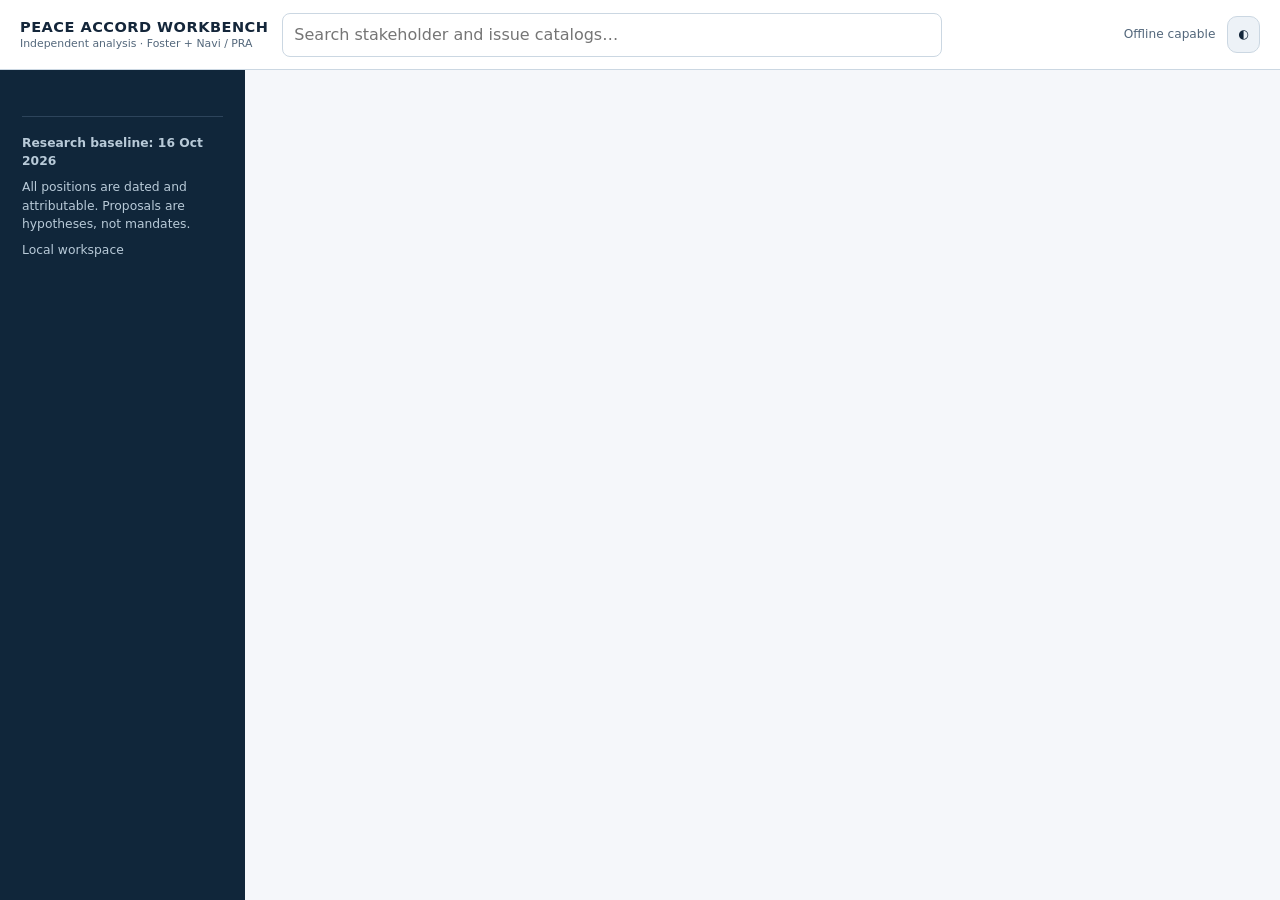
<file: v3_degamified/index.template.html>
<!doctype html>
<html lang="en"><head><meta charset="utf-8"><meta name="viewport" content="width=device-width, initial-scale=1"><meta name="color-scheme" content="light dark"><meta name="theme-color" content="#122941"><meta name="description" content="Independent evidence-oriented Russia–Ukraine peace negotiation and civilian protection design workbench. No official mandate or operational authority."><title>Peace Accord Workbench | Civilian Protection & Negotiation Design</title><link rel="icon" href="./assets/icon-192.png"><link rel="manifest" href="./manifest.webmanifest"><link rel="stylesheet" href="./styles.css"></head>
<body><a class="skip" href="#main">Skip to main content</a>
<header class="topbar"><button id="menuToggle" aria-label="Open navigation" aria-controls="nav" aria-expanded="false" class="icon-btn mobile">☰</button><a class="identity" href="#/brief"><strong>PEACE ACCORD WORKBENCH</strong><small>Independent analysis · Foster + Navi / PRA</small></a><label class="search"><span class="visually-hidden">Search stakeholders, options or evidence</span><input id="globalSearch" type="search" placeholder="Search stakeholder and issue catalogs…"></label><div class="topright"><span id="netStatus" title="Connectivity only; not a guarantee of remote services">Offline capable</span><button id="themeToggle" class="icon-btn" title="Switch color theme" aria-label="Switch color theme">◐</button></div></header>
<div class="app"><aside class="sidebar" id="nav"><nav aria-label="Primary navigation" id="routeNav"></nav><div class="meta"><b>Research baseline: 16 Oct 2026</b><p>All positions are dated and attributable. Proposals are hypotheses, not mandates.</p><p id="storageIndicator">Local workspace</p></div></aside><main id="main" tabindex="-1"><noscript><h1>Peace Accord Workbench</h1><p>Evidence-first negotiation design, civilian protection, and recovery planning. This website is independent and does not negotiate on behalf of any party. JavaScript enables the searchable catalogs, private workspace and draft exports.</p><p>Read the offline documentation and source files: <a href="./README.md">README</a>, <a href="./data/evidence.json">Evidence</a>, <a href="./data/solutions.json">Issue library</a>, and <a href="./data/entities.json">Stakeholder reference</a>.</p></noscript></main></div>
<div id="toast" role="status" aria-live="polite" class="toast"></div>
<script type="application/json" id="catalog">__CATALOG_JSON__</script><script src="./app.js" defer></script>
</body></html>
</file>
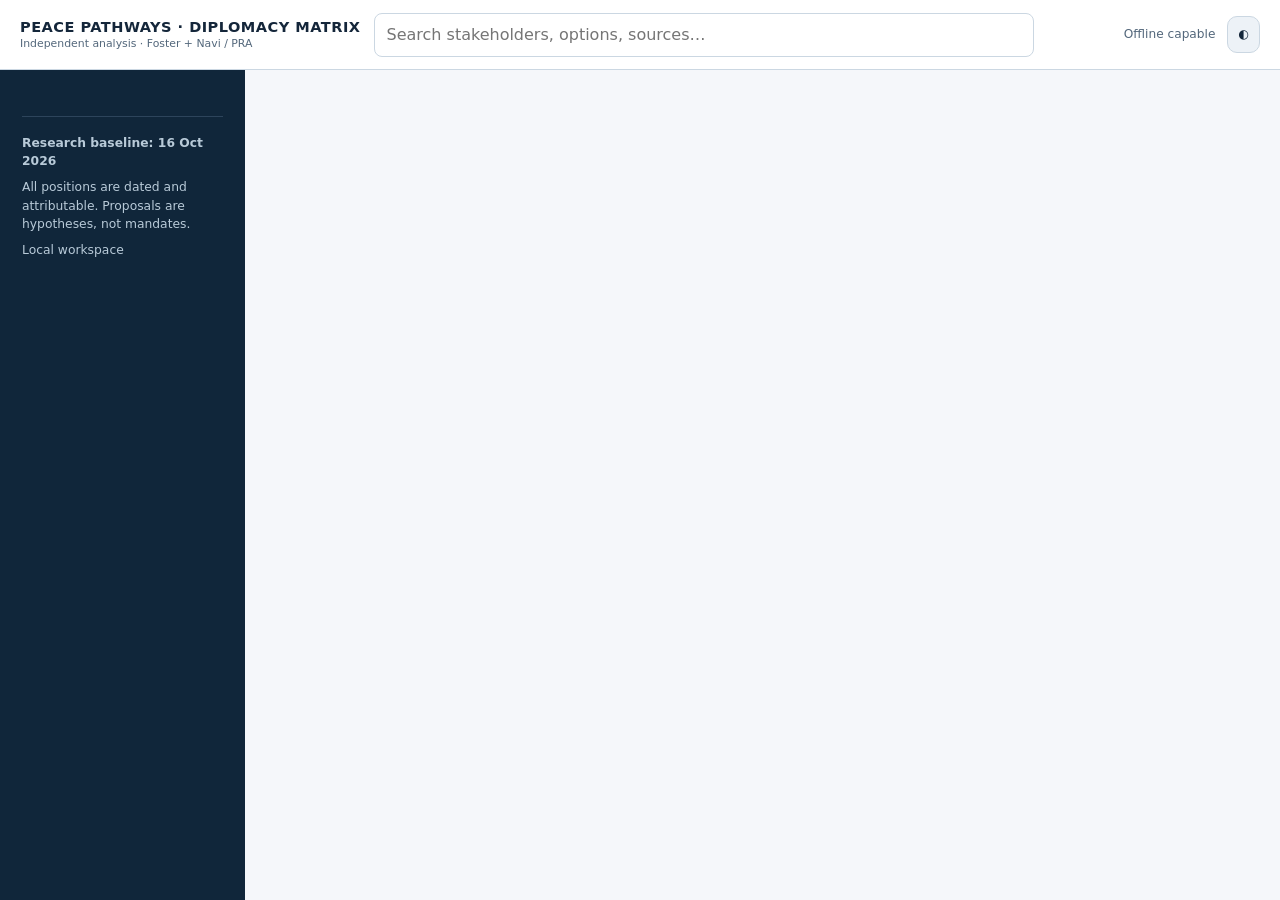
<file: v4/index.template.html>
<!doctype html>
<html lang="en"><head><meta charset="utf-8"><meta name="viewport" content="width=device-width, initial-scale=1"><meta name="color-scheme" content="light dark"><meta name="theme-color" content="#122941"><meta name="description" content="Independent evidence-oriented Russia–Ukraine peace negotiation and civilian protection design workbench. No official mandate or operational authority."><title>Peace Pathways OS v3 | Multi-Track Diplomacy & Decision Support</title><link rel="icon" href="./assets/icon-192.png"><link rel="manifest" href="./manifest.webmanifest"><link rel="stylesheet" href="./styles.css"></head>
<body><a class="skip" href="#main">Skip to main content</a>
<header class="topbar"><button id="menuToggle" aria-label="Open navigation" aria-controls="nav" aria-expanded="false" class="icon-btn mobile">☰</button><a class="identity" href="#/brief"><strong>PEACE PATHWAYS · DIPLOMACY MATRIX</strong><small>Independent analysis · Foster + Navi / PRA</small></a><label class="search"><span class="visually-hidden">Search stakeholders, options or evidence</span><input id="globalSearch" type="search" placeholder="Search stakeholders, options, sources…"></label><div class="topright"><span id="netStatus" title="Connectivity only; not a guarantee of remote services">Offline capable</span><button id="themeToggle" class="icon-btn" title="Switch color theme" aria-label="Switch color theme">◐</button></div></header>
<div class="app"><aside class="sidebar" id="nav"><nav aria-label="Primary navigation" id="routeNav"></nav><div class="meta"><b>Research baseline: 16 Oct 2026</b><p>All positions are dated and attributable. Proposals are hypotheses, not mandates.</p><p id="storageIndicator">Local workspace</p></div></aside><main id="main" tabindex="-1"><noscript><h1>Peace Pathways OS v3</h1><p>Evidence-first negotiation design, civilian protection, and recovery planning. This website is independent and does not negotiate on behalf of any party. JavaScript enables the searchable catalogs, private workspace and draft exports.</p><p>Read the offline documentation and complete source files: <a href="./README.md">README</a>, <a href="./data/evidence.json">Evidence</a>, <a href="./data/solutions.json">Issue library</a>, and <a href="./data/entities.json">Stakeholder reference</a>, <a href="./data/pathway-catalog.json">Multi-track catalog</a> and <a href="./data/guide-bank.json">Legacy research guides</a>.</p></noscript></main></div>
<div id="toast" role="status" aria-live="polite" class="toast"></div>
<script type="application/json" id="catalog">__CATALOG_JSON__</script><script src="./app.js" defer></script>
</body></html>
</file>
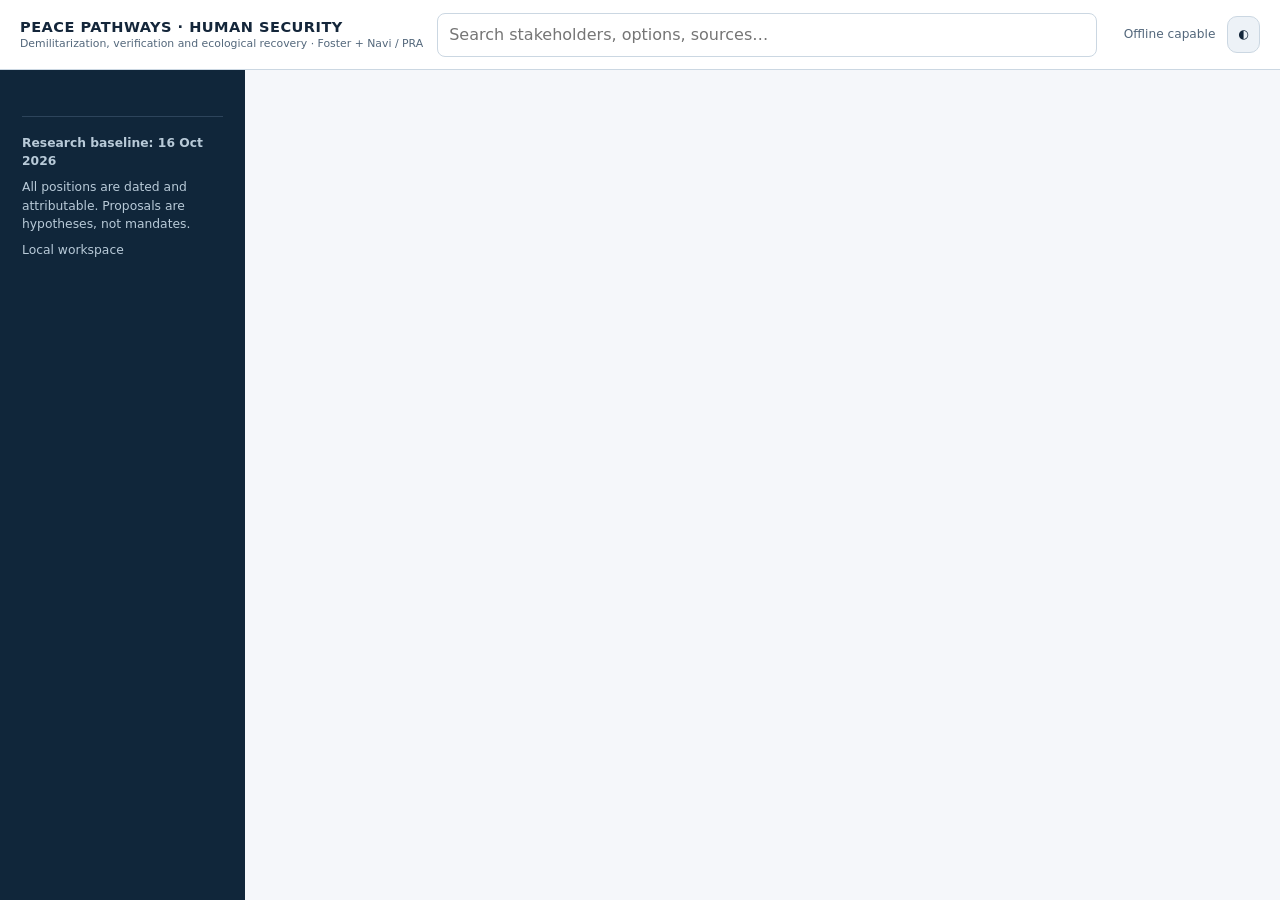
<file: v5/index.template.html>
<!doctype html>
<html lang="en"><head><meta charset="utf-8"><meta name="viewport" content="width=device-width, initial-scale=1"><meta name="color-scheme" content="light dark"><meta name="theme-color" content="#122941"><meta name="description" content="Independent evidence-oriented Russia–Ukraine peace negotiation and civilian protection design workbench. No official mandate or operational authority."><title>Peace Pathways OS v4.1 | Multi-Track Diplomacy & Decision Support</title><link rel="icon" href="./assets/icon-192.png"><link rel="manifest" href="./manifest.webmanifest"><link rel="stylesheet" href="./styles.css"></head>
<body><a class="skip" href="#main">Skip to main content</a>
<header class="topbar"><button id="menuToggle" aria-label="Open navigation" aria-controls="nav" aria-expanded="false" class="icon-btn mobile">☰</button><a class="identity" href="#/brief"><strong>PEACE PATHWAYS · HUMAN SECURITY</strong><small>Demilitarization, verification and ecological recovery · Foster + Navi / PRA</small></a><label class="search"><span class="visually-hidden">Search stakeholders, options or evidence</span><input id="globalSearch" type="search" placeholder="Search stakeholders, options, sources…"></label><div class="topright"><span id="netStatus" title="Connectivity only; not a guarantee of remote services">Offline capable</span><button id="themeToggle" class="icon-btn" title="Switch color theme" aria-label="Switch color theme">◐</button></div></header>
<div class="app"><aside class="sidebar" id="nav"><nav aria-label="Primary navigation" id="routeNav"></nav><div class="meta"><b>Research baseline: 16 Oct 2026</b><p>All positions are dated and attributable. Proposals are hypotheses, not mandates.</p><p id="storageIndicator">Local workspace</p></div></aside><main id="main" tabindex="-1"><noscript><h1>Peace Pathways OS v4.1</h1><p>Evidence-first negotiation design, civilian protection, and recovery planning. This website is independent and does not negotiate on behalf of any party. JavaScript enables the searchable catalogs, private workspace and draft exports.</p><p>Read the offline documentation and complete source files: <a href="./README.md">README</a>, <a href="./data/evidence.json">Evidence</a>, <a href="./data/solutions.json">Issue library</a>, and <a href="./data/entities.json">Stakeholder reference</a>, <a href="./data/pathway-catalog.json">Multi-track catalog</a> <a href="./data/regenerative-funding.json">Regenerative finance options</a> and <a href="./data/guide-bank.json">Legacy research guides</a>.</p></noscript></main></div>
<div id="toast" role="status" aria-live="polite" class="toast"></div>
<script type="application/json" id="catalog">__CATALOG_JSON__</script><script src="./app.js" defer></script>
</body></html>
</file>
<file: v3_degamified/styles.css>
:root{font-family:system-ui,-apple-system,"Segoe UI",sans-serif;color-scheme:light;--bg:#f5f7fa;--paper:#fff;--paper2:#edf2f7;--ink:#14263a;--muted:#53677b;--border:#cbd7e2;--nav:#10263a;--navfg:#eef5fa;--accent:#096b70;--accentfg:#fff;--warn:#79500b;--danger:#9d3134;--good:#16674a;--focus:#2863dc;--shadow:0 9px 30px #142f4814}
:root[data-theme=dark]{color-scheme:dark;--bg:#0b1725;--paper:#142439;--paper2:#20334a;--ink:#f3f7fb;--muted:#b8c7d7;--border:#38526b;--nav:#081321;--navfg:#edf5f9;--accent:#6ed7cb;--accentfg:#081821;--warn:#f2c778;--danger:#ff9a9a;--good:#95ddbd;--focus:#b2c7ff;--shadow:0 9px 30px #0006}
*{box-sizing:border-box}html{scroll-padding-top:85px}body{margin:0;background:var(--bg);color:var(--ink);min-width:310px;line-height:1.5}a{color:var(--accent)}button,input,textarea,select{font:inherit}button{cursor:pointer}button:disabled{opacity:.5;cursor:not-allowed}button:focus-visible,a:focus-visible,input:focus-visible,select:focus-visible,textarea:focus-visible,[tabindex]:focus-visible{outline:3px solid var(--focus);outline-offset:2px}.skip{position:fixed;top:-70px;left:10px;z-index:150;background:var(--paper);padding:10px}.skip:focus{top:5px}.visually-hidden{position:absolute;width:1px;height:1px;padding:0;overflow:hidden;clip:rect(0,0,0,0);white-space:nowrap;border:0}
.topbar{height:70px;position:sticky;top:0;z-index:40;display:flex;gap:14px;align-items:center;padding:10px 20px;border-bottom:1px solid var(--border);background:var(--paper)}.identity{text-decoration:none;color:var(--ink);display:flex;flex-direction:column;min-width:245px;line-height:1.3;letter-spacing:.03em}.identity strong{font-size:.91rem}.identity small{font-size:.68rem;color:var(--muted);letter-spacing:0}.search{flex:1;max-width:660px}.search input{width:100%}.topright{margin-left:auto;display:flex;gap:12px;align-items:center;font-size:.76rem;color:var(--muted);white-space:nowrap}.icon-btn{border:1px solid var(--border);border-radius:10px;padding:8px 10px;background:var(--paper2);color:var(--ink)}.mobile{display:none}
.app{display:grid;grid-template-columns:245px minmax(0,1fr)}.sidebar{position:sticky;top:70px;align-self:start;height:calc(100dvh - 70px);overflow:auto;background:var(--nav);color:var(--navfg);padding:21px 13px}.navgroup{margin:17px 8px 8px;text-transform:uppercase;font-size:.67rem;letter-spacing:.14em;color:#b2c8d9}.navlink{width:100%;border:0;display:flex;align-items:center;gap:10px;background:none;color:var(--navfg);text-align:left;padding:11px 13px;border-radius:10px;font-size:.91rem}.navlink{text-decoration:none}.navlink:hover,.navlink[aria-current=page]{background:#ffffff1b}.navlink[aria-current=page]{box-shadow:inset 3px 0 #73d9d1}.navlink span{width:23px;text-align:center}.meta{margin:25px 9px;border-top:1px solid #66809b55;padding-top:17px;font-size:.77rem;line-height:1.5;color:#b8cad8}.meta p{margin:.6em 0}main{width:100%;max-width:1640px;margin:0 auto;padding:32px clamp(18px,3vw,48px) 110px;min-width:0}
h1{font-size:clamp(1.75rem,3vw,2.5rem);line-height:1.16;margin:8px 0 14px}h2{font-size:1.35rem;margin:24px 0 12px;line-height:1.27}h3{font-size:1.07rem;line-height:1.32;margin:16px 0 7px}h4{font-size:.98rem;margin:8px 0}p{margin:.65em 0 1em}.subtitle{max-width:950px;color:var(--muted);font-size:1.03rem}.eyebrow{text-transform:uppercase;font-size:.72rem;letter-spacing:.15em;font-weight:700;color:var(--accent)}.hero{border:1px solid var(--border);border-radius:16px;padding:clamp(20px,3.4vw,38px);background:var(--paper);box-shadow:var(--shadow);margin-bottom:21px}.hero h1{max-width:930px}.grid{display:grid;grid-template-columns:repeat(auto-fit,minmax(min(100%,280px),1fr));gap:15px}.grid.tight{grid-template-columns:repeat(auto-fit,minmax(min(100%,210px),1fr))}.two{display:grid;grid-template-columns:1fr 1fr;gap:18px}.catalog-layout{display:grid;grid-template-columns:minmax(260px,1fr) minmax(330px,1.04fr);gap:17px;align-items:start}.card{background:var(--paper);border:1px solid var(--border);border-radius:13px;padding:18px;min-width:0}.card.plain{box-shadow:none}.card.highlight{border-left:4px solid var(--accent)}.card.warn{border-left:4px solid var(--warn)}.card.danger{border-left:4px solid var(--danger)}.card h3:first-child{margin-top:0}.card p:last-child{margin-bottom:0}.stat{font-size:1.65rem;font-weight:700;letter-spacing:-.02em}.label{color:var(--muted);font-size:.8rem}.muted{color:var(--muted)}.small{font-size:.82rem}.tiny{font-size:.73rem}.chip{display:inline-flex;border-radius:100px;padding:3px 9px;margin:2px 4px 2px 0;border:1px solid var(--border);background:var(--paper2);font-size:.74rem;white-space:normal}.chip.warn{color:var(--warn)}.chip.danger{color:var(--danger)}.chip.good{color:var(--good)}.list{list-style:none;margin:0;padding:0}.list li{padding:12px 0;border-bottom:1px solid var(--border)}.list li:last-child{border:0}.catalog-scroll{max-height:min(70dvh,800px);overflow-y:auto;overscroll-behavior:contain;scrollbar-width:thin}.profile-scroll{position:sticky;top:87px;max-height:calc(100dvh - 110px);overflow-y:auto;overscroll-behavior:contain;scrollbar-width:thin;scrollbar-color:var(--border) transparent}.row{display:flex;gap:12px;align-items:center;flex-wrap:wrap}.row.between{justify-content:space-between}.row.end{justify-content:flex-end}.stack{display:grid;gap:12px}.actions{display:flex;flex-wrap:wrap;gap:9px;margin:14px 0}.btn{display:inline-flex;align-items:center;justify-content:center;gap:7px;background:var(--paper2);color:var(--ink);border:1px solid var(--border);border-radius:9px;padding:9px 13px;text-decoration:none;font-weight:600;font-size:.87rem}.btn:hover{filter:brightness(.97)}.btn.primary{background:var(--accent);border-color:var(--accent);color:var(--accentfg)}.btn.danger{color:var(--danger);border-color:var(--danger)}.btn.sm{padding:5px 9px;font-size:.79rem}.btn:active{transform:translateY(1px)}.clickrow{width:100%;padding:12px;border:1px solid var(--border);background:var(--paper);color:var(--ink);border-radius:10px;text-align:left;margin-bottom:8px}.clickrow:hover,.clickrow[aria-pressed=true]{border-color:var(--accent);background:var(--paper2)}.clickrow strong{display:block}.clickrow small{color:var(--muted)}
.field{display:grid;gap:5px;font-size:.88rem;font-weight:620;min-width:0}.field input,.field select,.field textarea,input[type=search],input[type=url]{width:100%;background:var(--paper);color:var(--ink);border:1px solid var(--border);border-radius:8px;padding:9px 11px;min-height:39px}.field textarea{min-height:90px;resize:vertical;line-height:1.5}.field small{font-weight:normal;color:var(--muted)}.formgrid{display:grid;grid-template-columns:repeat(2,minmax(0,1fr));gap:14px}.formgrid .wide{grid-column:1/-1}fieldset{border:1px solid var(--border);border-radius:12px;padding:16px;margin:14px 0}legend{font-weight:700;padding:0 7px}.gate{padding:16px 0;border-bottom:1px solid var(--border)}.gate:last-child{border:0}.gate-head{display:flex;justify-content:space-between;align-items:center;gap:12px;flex-wrap:wrap}.gate-body{display:grid;grid-template-columns:minmax(185px,.8fr) 1fr 1fr;gap:10px;margin:12px 0}.notice{border-left:4px solid var(--border);background:var(--paper2);padding:13px 15px;border-radius:5px;font-size:.91rem}.notice.critical{border-left-color:var(--danger)}.notice.research{border-left-color:var(--accent)}.notice.warning{border-left-color:var(--warn)}.kicker{color:var(--muted);font-size:.72rem;letter-spacing:.1em;text-transform:uppercase;font-weight:700}.decision{margin:10px 0;padding:14px;border:1px solid var(--border);border-left:4px solid var(--warn);border-radius:8px;background:var(--paper)}.decision.danger{border-left-color:var(--danger)}.decision.good{border-left-color:var(--good)}.divider{border:0;border-top:1px solid var(--border);margin:22px 0}.spaced{margin:25px 0}.textlink{overflow-wrap:anywhere}.tablewrap{overflow:auto}table{width:100%;border-collapse:collapse;font-size:.86rem}td,th{border-bottom:1px solid var(--border);padding:10px;text-align:left;vertical-align:top}th{background:var(--paper2)}.footer{margin-top:32px;border-top:1px solid var(--border);padding-top:15px;color:var(--muted);font-size:.78rem}.toc{display:flex;gap:8px;flex-wrap:wrap}.toc a{padding:5px 9px;border:1px solid var(--border);border-radius:8px;text-decoration:none}details{padding:12px 0;border-bottom:1px solid var(--border)}summary{font-weight:680;cursor:pointer}.toast{position:fixed;bottom:18px;right:18px;background:var(--nav);color:var(--navfg);padding:13px 18px;box-shadow:var(--shadow);border-radius:9px;max-width:340px;opacity:0;pointer-events:none;transition:opacity .18s;z-index:100}.toast.show{opacity:1}
@media(max-width:1120px){.catalog-layout{grid-template-columns:1fr}.profile-scroll{position:relative;top:auto;max-height:54dvh}.catalog-scroll{max-height:480px}}@media(max-width:790px){.mobile{display:block}.topbar{padding:8px 10px;gap:8px}.identity{min-width:0}.identity strong{font-size:.74rem}.identity small{display:none}.topright #netStatus{display:none}.search input{font-size:.81rem}.app{grid-template-columns:1fr}.sidebar{position:fixed;top:70px;left:0;bottom:0;width:min(290px,90vw);height:auto;transform:translateX(-105%);transition:transform .16s;z-index:35;box-shadow:var(--shadow)}.sidebar.open{transform:translateX(0)}main{padding:22px 15px 80px}.two,.formgrid{grid-template-columns:1fr}.gate-body{grid-template-columns:1fr}.formgrid .wide{grid-column:auto}.topright{gap:5px}.catalog-layout{grid-template-columns:1fr}}@media(prefers-reduced-motion:reduce){*,*:before,*:after{scroll-behavior:auto!important;transition:none!important;animation:none!important}}@media print{.topbar,.sidebar,.actions,.btn,.icon-btn,.search,.toast{display:none!important}.app{display:block}main{width:100%;padding:0}.card,.hero,.notice{background:#fff;color:#111;border-color:#888;break-inside:avoid}.grid,.two,.catalog-layout{display:block}.profile-scroll,.catalog-scroll{max-height:none;overflow:visible;position:static}a{color:#000;text-decoration:underline}body{background:#fff;color:#111}details{display:block}h2{break-after:avoid}}
</file>
<file: v4/styles.css>
:root{font-family:system-ui,-apple-system,"Segoe UI",sans-serif;color-scheme:light;--bg:#f5f7fa;--paper:#fff;--paper2:#edf2f7;--ink:#14263a;--muted:#53677b;--border:#cbd7e2;--nav:#10263a;--navfg:#eef5fa;--accent:#096b70;--accentfg:#fff;--warn:#79500b;--danger:#9d3134;--good:#16674a;--focus:#2863dc;--shadow:0 9px 30px #142f4814}
:root[data-theme=dark]{color-scheme:dark;--bg:#0b1725;--paper:#142439;--paper2:#20334a;--ink:#f3f7fb;--muted:#b8c7d7;--border:#38526b;--nav:#081321;--navfg:#edf5f9;--accent:#6ed7cb;--accentfg:#081821;--warn:#f2c778;--danger:#ff9a9a;--good:#95ddbd;--focus:#b2c7ff;--shadow:0 9px 30px #0006}
*{box-sizing:border-box}html{scroll-padding-top:85px}body{margin:0;background:var(--bg);color:var(--ink);min-width:310px;line-height:1.5}a{color:var(--accent)}button,input,textarea,select{font:inherit}button{cursor:pointer}button:disabled{opacity:.5;cursor:not-allowed}button:focus-visible,a:focus-visible,input:focus-visible,select:focus-visible,textarea:focus-visible,[tabindex]:focus-visible{outline:3px solid var(--focus);outline-offset:2px}.skip{position:fixed;top:-70px;left:10px;z-index:150;background:var(--paper);padding:10px}.skip:focus{top:5px}.visually-hidden{position:absolute;width:1px;height:1px;padding:0;overflow:hidden;clip:rect(0,0,0,0);white-space:nowrap;border:0}
.topbar{height:70px;position:sticky;top:0;z-index:40;display:flex;gap:14px;align-items:center;padding:10px 20px;border-bottom:1px solid var(--border);background:var(--paper)}.identity{text-decoration:none;color:var(--ink);display:flex;flex-direction:column;min-width:245px;line-height:1.3;letter-spacing:.03em}.identity strong{font-size:.91rem}.identity small{font-size:.68rem;color:var(--muted);letter-spacing:0}.search{flex:1;max-width:660px}.search input{width:100%}.topright{margin-left:auto;display:flex;gap:12px;align-items:center;font-size:.76rem;color:var(--muted);white-space:nowrap}.icon-btn{border:1px solid var(--border);border-radius:10px;padding:8px 10px;background:var(--paper2);color:var(--ink)}.mobile{display:none}
.app{display:grid;grid-template-columns:245px minmax(0,1fr)}.sidebar{position:sticky;top:70px;align-self:start;height:calc(100dvh - 70px);overflow:auto;background:var(--nav);color:var(--navfg);padding:21px 13px}.navgroup{margin:17px 8px 8px;text-transform:uppercase;font-size:.67rem;letter-spacing:.14em;color:#b2c8d9}.navlink{width:100%;border:0;display:flex;align-items:center;gap:10px;background:none;color:var(--navfg);text-align:left;padding:11px 13px;border-radius:10px;font-size:.91rem}.navlink{text-decoration:none}.navlink:hover,.navlink[aria-current=page]{background:#ffffff1b}.navlink[aria-current=page]{box-shadow:inset 3px 0 #73d9d1}.navlink span{width:23px;text-align:center}.meta{margin:25px 9px;border-top:1px solid #66809b55;padding-top:17px;font-size:.77rem;line-height:1.5;color:#b8cad8}.meta p{margin:.6em 0}main{width:100%;max-width:1640px;margin:0 auto;padding:32px clamp(18px,3vw,48px) 110px;min-width:0}
h1{font-size:clamp(1.75rem,3vw,2.5rem);line-height:1.16;margin:8px 0 14px}h2{font-size:1.35rem;margin:24px 0 12px;line-height:1.27}h3{font-size:1.07rem;line-height:1.32;margin:16px 0 7px}h4{font-size:.98rem;margin:8px 0}p{margin:.65em 0 1em}.subtitle{max-width:950px;color:var(--muted);font-size:1.03rem}.eyebrow{text-transform:uppercase;font-size:.72rem;letter-spacing:.15em;font-weight:700;color:var(--accent)}.hero{border:1px solid var(--border);border-radius:16px;padding:clamp(20px,3.4vw,38px);background:var(--paper);box-shadow:var(--shadow);margin-bottom:21px}.hero h1{max-width:930px}.grid{display:grid;grid-template-columns:repeat(auto-fit,minmax(min(100%,280px),1fr));gap:15px}.grid.tight{grid-template-columns:repeat(auto-fit,minmax(min(100%,210px),1fr))}.two{display:grid;grid-template-columns:1fr 1fr;gap:18px}.catalog-layout{display:grid;grid-template-columns:minmax(260px,1fr) minmax(330px,1.04fr);gap:17px;align-items:start}.card{background:var(--paper);border:1px solid var(--border);border-radius:13px;padding:18px;min-width:0}.card.plain{box-shadow:none}.card.highlight{border-left:4px solid var(--accent)}.card.warn{border-left:4px solid var(--warn)}.card.danger{border-left:4px solid var(--danger)}.card h3:first-child{margin-top:0}.card p:last-child{margin-bottom:0}.stat{font-size:1.65rem;font-weight:700;letter-spacing:-.02em}.label{color:var(--muted);font-size:.8rem}.muted{color:var(--muted)}.small{font-size:.82rem}.tiny{font-size:.73rem}.chip{display:inline-flex;border-radius:100px;padding:3px 9px;margin:2px 4px 2px 0;border:1px solid var(--border);background:var(--paper2);font-size:.74rem;white-space:normal}.chip.warn{color:var(--warn)}.chip.danger{color:var(--danger)}.chip.good{color:var(--good)}.list{list-style:none;margin:0;padding:0}.list li{padding:12px 0;border-bottom:1px solid var(--border)}.list li:last-child{border:0}.catalog-scroll{max-height:min(70dvh,800px);overflow-y:auto;overscroll-behavior:contain;scrollbar-width:thin}.profile-scroll{position:sticky;top:87px;max-height:calc(100dvh - 110px);overflow-y:auto;overscroll-behavior:contain;scrollbar-width:thin;scrollbar-color:var(--border) transparent}.row{display:flex;gap:12px;align-items:center;flex-wrap:wrap}.row.between{justify-content:space-between}.row.end{justify-content:flex-end}.stack{display:grid;gap:12px}.actions{display:flex;flex-wrap:wrap;gap:9px;margin:14px 0}.btn{display:inline-flex;align-items:center;justify-content:center;gap:7px;background:var(--paper2);color:var(--ink);border:1px solid var(--border);border-radius:9px;padding:9px 13px;text-decoration:none;font-weight:600;font-size:.87rem}.btn:hover{filter:brightness(.97)}.btn.primary{background:var(--accent);border-color:var(--accent);color:var(--accentfg)}.btn.danger{color:var(--danger);border-color:var(--danger)}.btn.sm{padding:5px 9px;font-size:.79rem}.btn:active{transform:translateY(1px)}.clickrow{width:100%;padding:12px;border:1px solid var(--border);background:var(--paper);color:var(--ink);border-radius:10px;text-align:left;margin-bottom:8px}.clickrow:hover,.clickrow[aria-pressed=true]{border-color:var(--accent);background:var(--paper2)}.clickrow strong{display:block}.clickrow small{color:var(--muted)}
.field{display:grid;gap:5px;font-size:.88rem;font-weight:620;min-width:0}.field input,.field select,.field textarea,input[type=search],input[type=url]{width:100%;background:var(--paper);color:var(--ink);border:1px solid var(--border);border-radius:8px;padding:9px 11px;min-height:39px}.field textarea{min-height:90px;resize:vertical;line-height:1.5}.field small{font-weight:normal;color:var(--muted)}.formgrid{display:grid;grid-template-columns:repeat(2,minmax(0,1fr));gap:14px}.formgrid .wide{grid-column:1/-1}fieldset{border:1px solid var(--border);border-radius:12px;padding:16px;margin:14px 0}legend{font-weight:700;padding:0 7px}.gate{padding:16px 0;border-bottom:1px solid var(--border)}.gate:last-child{border:0}.gate-head{display:flex;justify-content:space-between;align-items:center;gap:12px;flex-wrap:wrap}.gate-body{display:grid;grid-template-columns:minmax(185px,.8fr) 1fr 1fr;gap:10px;margin:12px 0}.notice{border-left:4px solid var(--border);background:var(--paper2);padding:13px 15px;border-radius:5px;font-size:.91rem}.notice.critical{border-left-color:var(--danger)}.notice.research{border-left-color:var(--accent)}.notice.warning{border-left-color:var(--warn)}.kicker{color:var(--muted);font-size:.72rem;letter-spacing:.1em;text-transform:uppercase;font-weight:700}.decision{margin:10px 0;padding:14px;border:1px solid var(--border);border-left:4px solid var(--warn);border-radius:8px;background:var(--paper)}.decision.danger{border-left-color:var(--danger)}.decision.good{border-left-color:var(--good)}.divider{border:0;border-top:1px solid var(--border);margin:22px 0}.spaced{margin:25px 0}.textlink{overflow-wrap:anywhere}.tablewrap{overflow:auto}table{width:100%;border-collapse:collapse;font-size:.86rem}td,th{border-bottom:1px solid var(--border);padding:10px;text-align:left;vertical-align:top}th{background:var(--paper2)}.footer{margin-top:32px;border-top:1px solid var(--border);padding-top:15px;color:var(--muted);font-size:.78rem}.toc{display:flex;gap:8px;flex-wrap:wrap}.toc a{padding:5px 9px;border:1px solid var(--border);border-radius:8px;text-decoration:none}details{padding:12px 0;border-bottom:1px solid var(--border)}summary{font-weight:680;cursor:pointer}.toast{position:fixed;bottom:18px;right:18px;background:var(--nav);color:var(--navfg);padding:13px 18px;box-shadow:var(--shadow);border-radius:9px;max-width:340px;opacity:0;pointer-events:none;transition:opacity .18s;z-index:100}.toast.show{opacity:1}
@media(max-width:1120px){.catalog-layout{grid-template-columns:1fr}.profile-scroll{position:relative;top:auto;max-height:54dvh}.catalog-scroll{max-height:480px}}@media(max-width:790px){.mobile{display:block}.topbar{padding:8px 10px;gap:8px}.identity{min-width:0}.identity strong{font-size:.74rem}.identity small{display:none}.topright #netStatus{display:none}.search input{font-size:.81rem}.app{grid-template-columns:1fr}.sidebar{position:fixed;top:70px;left:0;bottom:0;width:min(290px,90vw);height:auto;transform:translateX(-105%);transition:transform .16s;z-index:35;box-shadow:var(--shadow)}.sidebar.open{transform:translateX(0)}main{padding:22px 15px 80px}.two,.formgrid{grid-template-columns:1fr}.gate-body{grid-template-columns:1fr}.formgrid .wide{grid-column:auto}.topright{gap:5px}.catalog-layout{grid-template-columns:1fr}}@media(prefers-reduced-motion:reduce){*,*:before,*:after{scroll-behavior:auto!important;transition:none!important;animation:none!important}}@media print{.topbar,.sidebar,.actions,.btn,.icon-btn,.search,.toast{display:none!important}.app{display:block}main{width:100%;padding:0}.card,.hero,.notice{background:#fff;color:#111;border-color:#888;break-inside:avoid}.grid,.two,.catalog-layout{display:block}.profile-scroll,.catalog-scroll{max-height:none;overflow:visible;position:static}a{color:#000;text-decoration:underline}body{background:#fff;color:#111}details{display:block}h2{break-after:avoid}}

/* v3: multi-track matrix legibility and independent research scroll */
#matrixTrack{min-width:100%}.catalog-layout .profile-scroll details{margin:6px 0}.tablewrap th{min-width:125px}.tablewrap td{min-width:155px}.tablewrap{scrollbar-width:thin}@media(max-width:790px){.catalog-layout .profile-scroll{max-height:none;overflow:visible}.topbar .search{min-width:0}}
</file>
<file: styles.css>
:root{font-family:system-ui,-apple-system,"Segoe UI",sans-serif;color-scheme:light;--bg:#f5f7fa;--paper:#fff;--paper2:#edf2f7;--ink:#14263a;--muted:#53677b;--border:#cbd7e2;--nav:#10263a;--navfg:#eef5fa;--accent:#096b70;--accentfg:#fff;--warn:#79500b;--danger:#9d3134;--good:#16674a;--focus:#2863dc;--shadow:0 9px 30px #142f4814}
:root[data-theme=dark]{color-scheme:dark;--bg:#0b1725;--paper:#142439;--paper2:#20334a;--ink:#f3f7fb;--muted:#b8c7d7;--border:#38526b;--nav:#081321;--navfg:#edf5f9;--accent:#6ed7cb;--accentfg:#081821;--warn:#f2c778;--danger:#ff9a9a;--good:#95ddbd;--focus:#b2c7ff;--shadow:0 9px 30px #0006}
*{box-sizing:border-box}html{scroll-padding-top:85px}body{margin:0;background:var(--bg);color:var(--ink);min-width:310px;line-height:1.5}a{color:var(--accent)}button,input,textarea,select{font:inherit}button{cursor:pointer}button:disabled{opacity:.5;cursor:not-allowed}button:focus-visible,a:focus-visible,input:focus-visible,select:focus-visible,textarea:focus-visible,[tabindex]:focus-visible{outline:3px solid var(--focus);outline-offset:2px}.skip{position:fixed;top:-70px;left:10px;z-index:150;background:var(--paper);padding:10px}.skip:focus{top:5px}.visually-hidden{position:absolute;width:1px;height:1px;padding:0;overflow:hidden;clip:rect(0,0,0,0);white-space:nowrap;border:0}
.topbar{height:70px;position:sticky;top:0;z-index:40;display:flex;gap:14px;align-items:center;padding:10px 20px;border-bottom:1px solid var(--border);background:var(--paper)}.identity{text-decoration:none;color:var(--ink);display:flex;flex-direction:column;min-width:245px;line-height:1.3;letter-spacing:.03em}.identity strong{font-size:.91rem}.identity small{font-size:.68rem;color:var(--muted);letter-spacing:0}.search{flex:1;max-width:660px}.search input{width:100%}.topright{margin-left:auto;display:flex;gap:12px;align-items:center;font-size:.76rem;color:var(--muted);white-space:nowrap}.icon-btn{border:1px solid var(--border);border-radius:10px;padding:8px 10px;background:var(--paper2);color:var(--ink)}.mobile{display:none}
.app{display:grid;grid-template-columns:245px minmax(0,1fr)}.sidebar{position:sticky;top:70px;align-self:start;height:calc(100dvh - 70px);overflow:auto;background:var(--nav);color:var(--navfg);padding:21px 13px}.navgroup{margin:17px 8px 8px;text-transform:uppercase;font-size:.67rem;letter-spacing:.14em;color:#b2c8d9}.navlink{width:100%;border:0;display:flex;align-items:center;gap:10px;background:none;color:var(--navfg);text-align:left;padding:11px 13px;border-radius:10px;font-size:.91rem}.navlink{text-decoration:none}.navlink:hover,.navlink[aria-current=page]{background:#ffffff1b}.navlink[aria-current=page]{box-shadow:inset 3px 0 #73d9d1}.navlink span{width:23px;text-align:center}.meta{margin:25px 9px;border-top:1px solid #66809b55;padding-top:17px;font-size:.77rem;line-height:1.5;color:#b8cad8}.meta p{margin:.6em 0}main{width:100%;max-width:1640px;margin:0 auto;padding:32px clamp(18px,3vw,48px) 110px;min-width:0}
h1{font-size:clamp(1.75rem,3vw,2.5rem);line-height:1.16;margin:8px 0 14px}h2{font-size:1.35rem;margin:24px 0 12px;line-height:1.27}h3{font-size:1.07rem;line-height:1.32;margin:16px 0 7px}h4{font-size:.98rem;margin:8px 0}p{margin:.65em 0 1em}.subtitle{max-width:950px;color:var(--muted);font-size:1.03rem}.eyebrow{text-transform:uppercase;font-size:.72rem;letter-spacing:.15em;font-weight:700;color:var(--accent)}.hero{border:1px solid var(--border);border-radius:16px;padding:clamp(20px,3.4vw,38px);background:var(--paper);box-shadow:var(--shadow);margin-bottom:21px}.hero h1{max-width:930px}.grid{display:grid;grid-template-columns:repeat(auto-fit,minmax(min(100%,280px),1fr));gap:15px}.grid.tight{grid-template-columns:repeat(auto-fit,minmax(min(100%,210px),1fr))}.two{display:grid;grid-template-columns:1fr 1fr;gap:18px}.catalog-layout{display:grid;grid-template-columns:minmax(260px,1fr) minmax(330px,1.04fr);gap:17px;align-items:start}.card{background:var(--paper);border:1px solid var(--border);border-radius:13px;padding:18px;min-width:0}.card.plain{box-shadow:none}.card.highlight{border-left:4px solid var(--accent)}.card.warn{border-left:4px solid var(--warn)}.card.danger{border-left:4px solid var(--danger)}.card h3:first-child{margin-top:0}.card p:last-child{margin-bottom:0}.stat{font-size:1.65rem;font-weight:700;letter-spacing:-.02em}.label{color:var(--muted);font-size:.8rem}.muted{color:var(--muted)}.small{font-size:.82rem}.tiny{font-size:.73rem}.chip{display:inline-flex;border-radius:100px;padding:3px 9px;margin:2px 4px 2px 0;border:1px solid var(--border);background:var(--paper2);font-size:.74rem;white-space:normal}.chip.warn{color:var(--warn)}.chip.danger{color:var(--danger)}.chip.good{color:var(--good)}.list{list-style:none;margin:0;padding:0}.list li{padding:12px 0;border-bottom:1px solid var(--border)}.list li:last-child{border:0}.catalog-scroll{max-height:min(70dvh,800px);overflow-y:auto;overscroll-behavior:contain;scrollbar-width:thin}.profile-scroll{position:sticky;top:87px;max-height:calc(100dvh - 110px);overflow-y:auto;overscroll-behavior:contain;scrollbar-width:thin;scrollbar-color:var(--border) transparent}.row{display:flex;gap:12px;align-items:center;flex-wrap:wrap}.row.between{justify-content:space-between}.row.end{justify-content:flex-end}.stack{display:grid;gap:12px}.actions{display:flex;flex-wrap:wrap;gap:9px;margin:14px 0}.btn{display:inline-flex;align-items:center;justify-content:center;gap:7px;background:var(--paper2);color:var(--ink);border:1px solid var(--border);border-radius:9px;padding:9px 13px;text-decoration:none;font-weight:600;font-size:.87rem}.btn:hover{filter:brightness(.97)}.btn.primary{background:var(--accent);border-color:var(--accent);color:var(--accentfg)}.btn.danger{color:var(--danger);border-color:var(--danger)}.btn.sm{padding:5px 9px;font-size:.79rem}.btn:active{transform:translateY(1px)}.clickrow{width:100%;padding:12px;border:1px solid var(--border);background:var(--paper);color:var(--ink);border-radius:10px;text-align:left;margin-bottom:8px}.clickrow:hover,.clickrow[aria-pressed=true]{border-color:var(--accent);background:var(--paper2)}.clickrow strong{display:block}.clickrow small{color:var(--muted)}
.field{display:grid;gap:5px;font-size:.88rem;font-weight:620;min-width:0}.field input,.field select,.field textarea,input[type=search],input[type=url]{width:100%;background:var(--paper);color:var(--ink);border:1px solid var(--border);border-radius:8px;padding:9px 11px;min-height:39px}.field textarea{min-height:90px;resize:vertical;line-height:1.5}.field small{font-weight:normal;color:var(--muted)}.formgrid{display:grid;grid-template-columns:repeat(2,minmax(0,1fr));gap:14px}.formgrid .wide{grid-column:1/-1}fieldset{border:1px solid var(--border);border-radius:12px;padding:16px;margin:14px 0}legend{font-weight:700;padding:0 7px}.gate{padding:16px 0;border-bottom:1px solid var(--border)}.gate:last-child{border:0}.gate-head{display:flex;justify-content:space-between;align-items:center;gap:12px;flex-wrap:wrap}.gate-body{display:grid;grid-template-columns:minmax(185px,.8fr) 1fr 1fr;gap:10px;margin:12px 0}.notice{border-left:4px solid var(--border);background:var(--paper2);padding:13px 15px;border-radius:5px;font-size:.91rem}.notice.critical{border-left-color:var(--danger)}.notice.research{border-left-color:var(--accent)}.notice.warning{border-left-color:var(--warn)}.kicker{color:var(--muted);font-size:.72rem;letter-spacing:.1em;text-transform:uppercase;font-weight:700}.decision{margin:10px 0;padding:14px;border:1px solid var(--border);border-left:4px solid var(--warn);border-radius:8px;background:var(--paper)}.decision.danger{border-left-color:var(--danger)}.decision.good{border-left-color:var(--good)}.divider{border:0;border-top:1px solid var(--border);margin:22px 0}.spaced{margin:25px 0}.textlink{overflow-wrap:anywhere}.tablewrap{overflow:auto}table{width:100%;border-collapse:collapse;font-size:.86rem}td,th{border-bottom:1px solid var(--border);padding:10px;text-align:left;vertical-align:top}th{background:var(--paper2)}.footer{margin-top:32px;border-top:1px solid var(--border);padding-top:15px;color:var(--muted);font-size:.78rem}.toc{display:flex;gap:8px;flex-wrap:wrap}.toc a{padding:5px 9px;border:1px solid var(--border);border-radius:8px;text-decoration:none}details{padding:12px 0;border-bottom:1px solid var(--border)}summary{font-weight:680;cursor:pointer}.toast{position:fixed;bottom:18px;right:18px;background:var(--nav);color:var(--navfg);padding:13px 18px;box-shadow:var(--shadow);border-radius:9px;max-width:340px;opacity:0;pointer-events:none;transition:opacity .18s;z-index:100}.toast.show{opacity:1}
@media(max-width:1120px){.catalog-layout{grid-template-columns:1fr}.profile-scroll{position:relative;top:auto;max-height:54dvh}.catalog-scroll{max-height:480px}}@media(max-width:790px){.mobile{display:block}.topbar{padding:8px 10px;gap:8px}.identity{min-width:0}.identity strong{font-size:.74rem}.identity small{display:none}.topright #netStatus{display:none}.search input{font-size:.81rem}.app{grid-template-columns:1fr}.sidebar{position:fixed;top:70px;left:0;bottom:0;width:min(290px,90vw);height:auto;transform:translateX(-105%);transition:transform .16s;z-index:35;box-shadow:var(--shadow)}.sidebar.open{transform:translateX(0)}main{padding:22px 15px 80px}.two,.formgrid{grid-template-columns:1fr}.gate-body{grid-template-columns:1fr}.formgrid .wide{grid-column:auto}.topright{gap:5px}.catalog-layout{grid-template-columns:1fr}}@media(prefers-reduced-motion:reduce){*,*:before,*:after{scroll-behavior:auto!important;transition:none!important;animation:none!important}}@media print{.topbar,.sidebar,.actions,.btn,.icon-btn,.search,.toast{display:none!important}.app{display:block}main{width:100%;padding:0}.card,.hero,.notice{background:#fff;color:#111;border-color:#888;break-inside:avoid}.grid,.two,.catalog-layout{display:block}.profile-scroll,.catalog-scroll{max-height:none;overflow:visible;position:static}a{color:#000;text-decoration:underline}body{background:#fff;color:#111}details{display:block}h2{break-after:avoid}}

/* v3: multi-track matrix legibility and independent research scroll */
#matrixTrack{min-width:100%}.catalog-layout .profile-scroll details{margin:6px 0}.tablewrap th{min-width:125px}.tablewrap td{min-width:155px}.tablewrap{scrollbar-width:thin}@media(max-width:790px){.catalog-layout .profile-scroll{max-height:none;overflow:visible}.topbar .search{min-width:0}}

/* V4 — Forge: independent nested scrolling with keyboard and touch support. */
.forge-layout{display:grid;grid-template-columns:minmax(0,1.12fr) minmax(350px,.95fr);gap:18px;align-items:start}
.forge-workspace{min-width:0}.forge-combo-list{max-height:520px;overflow-y:auto;overscroll-behavior:contain;scrollbar-width:thin}
.forge-inspector{position:sticky;top:86px;height:calc(100dvh - 107px);max-height:900px;min-height:380px;overflow-y:auto;overscroll-behavior:contain;scrollbar-width:thin;scrollbar-gutter:stable;touch-action:pan-y;min-width:0}
.forge-inspector-inner{min-width:0}.forge-stage-list{display:flex;flex-wrap:wrap;gap:5px;margin:12px 0 16px}
.forge-prompt{white-space:pre-wrap;word-break:break-word;overflow-wrap:anywhere;max-width:100%;padding:15px;background:var(--paper2);border:1px solid var(--border);border-radius:10px;font: .79rem/1.65 ui-monospace,SFMono-Regular,Consolas,monospace;}
.forge-inspector .card{padding:12px}.forge-combo-list button[aria-pressed=true]{background:var(--paper2);border-color:var(--accent)}
@media(max-width:1100px){.forge-layout{grid-template-columns:1fr}.forge-inspector{position:relative;top:auto;height:58dvh;min-height:350px;max-height:620px}}
@media print{.forge-layout{display:block}.forge-inspector,.forge-combo-list{height:auto!important;max-height:none!important;position:static!important;overflow:visible!important}.forge-prompt{white-space:pre-wrap}}

/* Accessible mobile search in navigation replaces the too-small top bar input. */
.sidebar-search{display:none;color:var(--navfg);font-size:.78rem;margin:4px 8px 16px}
.sidebar-search input{display:block;margin-top:6px;width:100%;max-width:100%;min-width:0;padding:9px;color:var(--ink);background:var(--paper);border:1px solid var(--border);border-radius:8px;font-size:.95rem}
@media(max-width:600px){.topbar .search{display:none}.sidebar-search{display:block}.identity strong{font-size:.74rem}.topright{margin-left:auto}}

/* V4.1 — finance options: self-scrolling reference panel; no forced scroll coupling. */
.regen-layout{display:grid;grid-template-columns:minmax(280px,.88fr) minmax(0,1.12fr);align-items:start;gap:18px}
.regen-list{max-height:calc(100dvh - 180px);min-height:320px;overflow-y:auto;overscroll-behavior:contain;scrollbar-width:thin}
.regen-inspector{position:sticky;top:86px;height:calc(100dvh - 105px);min-height:350px;overflow-y:auto;overscroll-behavior:contain;scrollbar-gutter:stable;touch-action:pan-y;min-width:0;overflow-wrap:anywhere}
.regen-inspector .actions{flex-wrap:wrap}
@media(max-width:980px){.regen-layout{grid-template-columns:1fr}.regen-list{max-height:45dvh;min-height:0}.regen-inspector{position:relative;top:auto;height:55dvh;max-height:660px;min-height:320px}}
@media print{.regen-layout{display:block}.regen-inspector,.regen-list{height:auto;max-height:none;overflow:visible;position:static}}

/* V4.2 — Legal atlas split panes: independent scrolling by keyboard, wheel and touch. */
.legal-filters{display:grid;grid-template-columns:repeat(4,minmax(0,1fr));gap:12px}
.legal-layout{display:grid;grid-template-columns:minmax(280px,.86fr) minmax(0,1.14fr);gap:18px;align-items:start}
.legal-list{overflow-y:auto;max-height:calc(100dvh - 180px);min-height:310px;overscroll-behavior:contain;scrollbar-width:thin;scrollbar-gutter:stable;touch-action:pan-y}
.legal-inspector{position:sticky;top:86px;height:calc(100dvh - 105px);min-height:360px;overflow-y:auto;overflow-wrap:anywhere;overscroll-behavior:contain;scrollbar-width:thin;scrollbar-gutter:stable;touch-action:pan-y}
@media(max-width:1140px){.legal-filters{grid-template-columns:repeat(2,minmax(0,1fr))}}
@media(max-width:980px){.legal-layout{grid-template-columns:1fr}.legal-list{max-height:38dvh;min-height:180px}.legal-inspector{position:relative;top:auto;height:56dvh;max-height:720px;min-height:310px}}
@media(max-width:580px){.legal-filters{grid-template-columns:1fr}}
@media print{.legal-layout{display:block}.legal-list,.legal-inspector{height:auto;max-height:none;overflow:visible;position:static}}
/* Mobile navigation regression fix: a fixed-height drawer must scroll independently. */
@media(max-width:790px){.sidebar{height:calc(100dvh - 70px);max-height:calc(100dvh - 70px);overflow-x:hidden;overflow-y:auto;overscroll-behavior:contain;touch-action:pan-y;align-self:auto}}

/* V4.3 — accessible research matrix: visible statuses not traffic-light approvals. */
.compat-filters{display:grid;grid-template-columns:repeat(4,minmax(0,1fr));gap:12px}
.compat-grid-scroll{overflow-x:auto;overscroll-behavior-inline:contain;max-width:100%;border:1px solid var(--border);border-radius:9px;scrollbar-width:thin}
.compat-grid{width:max-content;min-width:100%;border-collapse:separate;border-spacing:0;font-size:.79rem}
.compat-grid td{padding:6px;text-align:center;min-width:118px;white-space:nowrap}
.compat-grid thead th{min-width:132px;max-width:158px;white-space:normal;overflow-wrap:anywhere;position:sticky;top:0;background:var(--paper2);z-index:2}
.compat-grid .compat-sticky{position:sticky;left:0;min-width:140px;max-width:180px;background:var(--paper2);z-index:3;text-align:left;border-right:2px solid var(--border)}
.compat-grid th small{display:block;font-weight:400;color:var(--muted)}
.compat-cell{min-width:102px;min-height:39px;border:1px solid var(--border);border-radius:7px;background:var(--paper2);color:var(--ink);font-size:.68rem;font-weight:750;letter-spacing:.025em;cursor:pointer}
.compat-cell[aria-pressed="true"]{outline:3px solid var(--accent);outline-offset:1px}
.compat-chip{font-size:.78rem;display:inline-block;padding:3px 7px;border:1px solid var(--border);border-radius:6px;background:var(--paper2)}
.compat-constitutional-conflict{border-left:4px solid #be4141!important}.compat-restriction-screen{border-left:4px solid #b57922!important}.compat-authorization-gate{border-left:4px solid #6784b7!important}.compat-standards-review{border-left:4px solid #238174!important}.compat-not-assessed{border-left:4px solid var(--border)!important}
.compat-layout{display:grid;grid-template-columns:minmax(280px,.85fr) minmax(0,1.15fr);gap:18px;align-items:start}.compat-layout>section{min-width:0}
.compat-picks{display:grid;grid-template-columns:repeat(2,minmax(0,1fr));gap:6px;max-height:200px;overflow-y:auto;padding:8px;border:1px solid var(--border);border-radius:8px;margin:10px 0;overscroll-behavior:contain}
.compat-picks label{font-size:.8rem;display:flex;align-items:center;gap:6px}.compat-picks input{width:17px;height:17px;flex:none}
.compat-comparisons{max-height:420px;overflow-y:auto;overscroll-behavior:contain}
.compat-inspector{position:sticky;top:86px;height:calc(100dvh - 105px);min-height:350px;max-height:1000px;overflow-y:auto;scrollbar-gutter:stable;scrollbar-width:thin;overscroll-behavior:contain;touch-action:pan-y;overflow-wrap:anywhere}
.compat-inspector .notice p{margin:6px 0}.compat-inspector ul li{margin:7px 0}
@media(max-width:1100px){.compat-filters{grid-template-columns:repeat(2,minmax(0,1fr))}}
@media(max-width:920px){.compat-layout{grid-template-columns:1fr}.compat-inspector{position:relative;top:auto;height:58dvh;max-height:670px}}
@media(max-width:570px){.compat-filters{grid-template-columns:1fr}.compat-grid th,.compat-grid td{padding:5px}.compat-picks{grid-template-columns:1fr 1fr}}
@media print{.compat-layout{display:block}.compat-inspector,.compat-comparisons,.compat-picks,.compat-grid-scroll{position:static;height:auto;max-height:none;overflow:visible}.compat-grid{width:auto}.compat-grid td,.compat-grid thead th{min-width:0!important;max-width:none!important} }

/* V4.4 finance evidence atlas — independent dossier + source list scrolling */
.funding-filters{display:grid;grid-template-columns:repeat(3,minmax(0,1fr));gap:12px;margin:18px 0}
.funding-filters label{font-size:.82rem;font-weight:600}.funding-filters input,.funding-filters select{margin-top:6px;width:100%}
.funding-layout{display:grid;grid-template-columns:minmax(260px,.88fr) minmax(0,1.12fr);gap:18px;align-items:start}.funding-layout>*{min-width:0}
.funding-list{overflow-y:auto;max-height:calc(100dvh - 180px);min-height:280px;scrollbar-width:thin;overscroll-behavior:contain;touch-action:pan-y}
.funding-inspector{position:sticky;top:86px;height:calc(100dvh - 105px);min-height:330px;max-height:1100px;overflow-y:auto;overscroll-behavior:contain;scrollbar-gutter:stable;scrollbar-width:thin;touch-action:pan-y;overflow-wrap:anywhere}
.funding-inline-filter{display:flex;align-items:center;gap:8px;font-size:.84rem;margin-bottom:16px}.funding-inline-filter input{height:19px;width:19px;flex:none}
@media(max-width:980px){.funding-layout{grid-template-columns:1fr}.funding-list{max-height:35dvh;min-height:150px}.funding-inspector{position:relative;top:auto;height:56dvh;max-height:760px}}
@media(max-width:620px){.funding-filters{grid-template-columns:1fr}}
@media print{.funding-layout{display:block}.funding-list,.funding-inspector{position:static;height:auto;max-height:none;overflow:visible}}

/* v4.5 Funding × Law, independent inspector, compact review controls. */
.fl-filters{display:grid;grid-template-columns:repeat(4,minmax(0,1fr));gap:12px;margin:16px 0}
.fl-filters label{min-width:0}.fl-filters input,.fl-filters select{max-width:100%}
.fl-layout{display:grid;grid-template-columns:minmax(250px,.85fr) minmax(0,1.15fr);gap:16px;align-items:start}.fl-layout>*{min-width:0}
.fl-list{max-height:calc(100dvh - 175px);overflow-y:auto;overscroll-behavior:contain;scrollbar-width:thin;touch-action:pan-y;scrollbar-gutter:stable}
.fl-inspector{position:sticky;top:86px;max-height:calc(100dvh - 105px);min-height:340px;overflow-y:auto;overscroll-behavior:contain;scrollbar-width:thin;scrollbar-gutter:stable;touch-action:pan-y;overflow-wrap:anywhere}
.fl-juris{border:1px solid var(--border);border-radius:10px;padding:12px;margin:12px 0}.fl-juris h4{margin:0 0 8px;font-size:1rem}.fl-inspector li{margin:7px 0}.fl-inspector a{overflow-wrap:anywhere}
@media(max-width:1120px){.fl-filters{grid-template-columns:repeat(2,minmax(0,1fr))}}
@media(max-width:920px){.fl-layout{grid-template-columns:1fr}.fl-inspector{position:relative;top:auto;height:55dvh;min-height:300px;max-height:680px}.fl-list{max-height:32dvh;min-height:160px}}
@media(max-width:580px){.fl-filters{grid-template-columns:1fr}}
@media print{.fl-layout{display:block}.fl-list,.fl-inspector{position:static;max-height:none;height:auto;overflow:visible}}
</file>
<file: v5/styles.css>
:root{font-family:system-ui,-apple-system,"Segoe UI",sans-serif;color-scheme:light;--bg:#f5f7fa;--paper:#fff;--paper2:#edf2f7;--ink:#14263a;--muted:#53677b;--border:#cbd7e2;--nav:#10263a;--navfg:#eef5fa;--accent:#096b70;--accentfg:#fff;--warn:#79500b;--danger:#9d3134;--good:#16674a;--focus:#2863dc;--shadow:0 9px 30px #142f4814}
:root[data-theme=dark]{color-scheme:dark;--bg:#0b1725;--paper:#142439;--paper2:#20334a;--ink:#f3f7fb;--muted:#b8c7d7;--border:#38526b;--nav:#081321;--navfg:#edf5f9;--accent:#6ed7cb;--accentfg:#081821;--warn:#f2c778;--danger:#ff9a9a;--good:#95ddbd;--focus:#b2c7ff;--shadow:0 9px 30px #0006}
*{box-sizing:border-box}html{scroll-padding-top:85px}body{margin:0;background:var(--bg);color:var(--ink);min-width:310px;line-height:1.5}a{color:var(--accent)}button,input,textarea,select{font:inherit}button{cursor:pointer}button:disabled{opacity:.5;cursor:not-allowed}button:focus-visible,a:focus-visible,input:focus-visible,select:focus-visible,textarea:focus-visible,[tabindex]:focus-visible{outline:3px solid var(--focus);outline-offset:2px}.skip{position:fixed;top:-70px;left:10px;z-index:150;background:var(--paper);padding:10px}.skip:focus{top:5px}.visually-hidden{position:absolute;width:1px;height:1px;padding:0;overflow:hidden;clip:rect(0,0,0,0);white-space:nowrap;border:0}
.topbar{height:70px;position:sticky;top:0;z-index:40;display:flex;gap:14px;align-items:center;padding:10px 20px;border-bottom:1px solid var(--border);background:var(--paper)}.identity{text-decoration:none;color:var(--ink);display:flex;flex-direction:column;min-width:245px;line-height:1.3;letter-spacing:.03em}.identity strong{font-size:.91rem}.identity small{font-size:.68rem;color:var(--muted);letter-spacing:0}.search{flex:1;max-width:660px}.search input{width:100%}.topright{margin-left:auto;display:flex;gap:12px;align-items:center;font-size:.76rem;color:var(--muted);white-space:nowrap}.icon-btn{border:1px solid var(--border);border-radius:10px;padding:8px 10px;background:var(--paper2);color:var(--ink)}.mobile{display:none}
.app{display:grid;grid-template-columns:245px minmax(0,1fr)}.sidebar{position:sticky;top:70px;align-self:start;height:calc(100dvh - 70px);overflow:auto;background:var(--nav);color:var(--navfg);padding:21px 13px}.navgroup{margin:17px 8px 8px;text-transform:uppercase;font-size:.67rem;letter-spacing:.14em;color:#b2c8d9}.navlink{width:100%;border:0;display:flex;align-items:center;gap:10px;background:none;color:var(--navfg);text-align:left;padding:11px 13px;border-radius:10px;font-size:.91rem}.navlink{text-decoration:none}.navlink:hover,.navlink[aria-current=page]{background:#ffffff1b}.navlink[aria-current=page]{box-shadow:inset 3px 0 #73d9d1}.navlink span{width:23px;text-align:center}.meta{margin:25px 9px;border-top:1px solid #66809b55;padding-top:17px;font-size:.77rem;line-height:1.5;color:#b8cad8}.meta p{margin:.6em 0}main{width:100%;max-width:1640px;margin:0 auto;padding:32px clamp(18px,3vw,48px) 110px;min-width:0}
h1{font-size:clamp(1.75rem,3vw,2.5rem);line-height:1.16;margin:8px 0 14px}h2{font-size:1.35rem;margin:24px 0 12px;line-height:1.27}h3{font-size:1.07rem;line-height:1.32;margin:16px 0 7px}h4{font-size:.98rem;margin:8px 0}p{margin:.65em 0 1em}.subtitle{max-width:950px;color:var(--muted);font-size:1.03rem}.eyebrow{text-transform:uppercase;font-size:.72rem;letter-spacing:.15em;font-weight:700;color:var(--accent)}.hero{border:1px solid var(--border);border-radius:16px;padding:clamp(20px,3.4vw,38px);background:var(--paper);box-shadow:var(--shadow);margin-bottom:21px}.hero h1{max-width:930px}.grid{display:grid;grid-template-columns:repeat(auto-fit,minmax(min(100%,280px),1fr));gap:15px}.grid.tight{grid-template-columns:repeat(auto-fit,minmax(min(100%,210px),1fr))}.two{display:grid;grid-template-columns:1fr 1fr;gap:18px}.catalog-layout{display:grid;grid-template-columns:minmax(260px,1fr) minmax(330px,1.04fr);gap:17px;align-items:start}.card{background:var(--paper);border:1px solid var(--border);border-radius:13px;padding:18px;min-width:0}.card.plain{box-shadow:none}.card.highlight{border-left:4px solid var(--accent)}.card.warn{border-left:4px solid var(--warn)}.card.danger{border-left:4px solid var(--danger)}.card h3:first-child{margin-top:0}.card p:last-child{margin-bottom:0}.stat{font-size:1.65rem;font-weight:700;letter-spacing:-.02em}.label{color:var(--muted);font-size:.8rem}.muted{color:var(--muted)}.small{font-size:.82rem}.tiny{font-size:.73rem}.chip{display:inline-flex;border-radius:100px;padding:3px 9px;margin:2px 4px 2px 0;border:1px solid var(--border);background:var(--paper2);font-size:.74rem;white-space:normal}.chip.warn{color:var(--warn)}.chip.danger{color:var(--danger)}.chip.good{color:var(--good)}.list{list-style:none;margin:0;padding:0}.list li{padding:12px 0;border-bottom:1px solid var(--border)}.list li:last-child{border:0}.catalog-scroll{max-height:min(70dvh,800px);overflow-y:auto;overscroll-behavior:contain;scrollbar-width:thin}.profile-scroll{position:sticky;top:87px;max-height:calc(100dvh - 110px);overflow-y:auto;overscroll-behavior:contain;scrollbar-width:thin;scrollbar-color:var(--border) transparent}.row{display:flex;gap:12px;align-items:center;flex-wrap:wrap}.row.between{justify-content:space-between}.row.end{justify-content:flex-end}.stack{display:grid;gap:12px}.actions{display:flex;flex-wrap:wrap;gap:9px;margin:14px 0}.btn{display:inline-flex;align-items:center;justify-content:center;gap:7px;background:var(--paper2);color:var(--ink);border:1px solid var(--border);border-radius:9px;padding:9px 13px;text-decoration:none;font-weight:600;font-size:.87rem}.btn:hover{filter:brightness(.97)}.btn.primary{background:var(--accent);border-color:var(--accent);color:var(--accentfg)}.btn.danger{color:var(--danger);border-color:var(--danger)}.btn.sm{padding:5px 9px;font-size:.79rem}.btn:active{transform:translateY(1px)}.clickrow{width:100%;padding:12px;border:1px solid var(--border);background:var(--paper);color:var(--ink);border-radius:10px;text-align:left;margin-bottom:8px}.clickrow:hover,.clickrow[aria-pressed=true]{border-color:var(--accent);background:var(--paper2)}.clickrow strong{display:block}.clickrow small{color:var(--muted)}
.field{display:grid;gap:5px;font-size:.88rem;font-weight:620;min-width:0}.field input,.field select,.field textarea,input[type=search],input[type=url]{width:100%;background:var(--paper);color:var(--ink);border:1px solid var(--border);border-radius:8px;padding:9px 11px;min-height:39px}.field textarea{min-height:90px;resize:vertical;line-height:1.5}.field small{font-weight:normal;color:var(--muted)}.formgrid{display:grid;grid-template-columns:repeat(2,minmax(0,1fr));gap:14px}.formgrid .wide{grid-column:1/-1}fieldset{border:1px solid var(--border);border-radius:12px;padding:16px;margin:14px 0}legend{font-weight:700;padding:0 7px}.gate{padding:16px 0;border-bottom:1px solid var(--border)}.gate:last-child{border:0}.gate-head{display:flex;justify-content:space-between;align-items:center;gap:12px;flex-wrap:wrap}.gate-body{display:grid;grid-template-columns:minmax(185px,.8fr) 1fr 1fr;gap:10px;margin:12px 0}.notice{border-left:4px solid var(--border);background:var(--paper2);padding:13px 15px;border-radius:5px;font-size:.91rem}.notice.critical{border-left-color:var(--danger)}.notice.research{border-left-color:var(--accent)}.notice.warning{border-left-color:var(--warn)}.kicker{color:var(--muted);font-size:.72rem;letter-spacing:.1em;text-transform:uppercase;font-weight:700}.decision{margin:10px 0;padding:14px;border:1px solid var(--border);border-left:4px solid var(--warn);border-radius:8px;background:var(--paper)}.decision.danger{border-left-color:var(--danger)}.decision.good{border-left-color:var(--good)}.divider{border:0;border-top:1px solid var(--border);margin:22px 0}.spaced{margin:25px 0}.textlink{overflow-wrap:anywhere}.tablewrap{overflow:auto}table{width:100%;border-collapse:collapse;font-size:.86rem}td,th{border-bottom:1px solid var(--border);padding:10px;text-align:left;vertical-align:top}th{background:var(--paper2)}.footer{margin-top:32px;border-top:1px solid var(--border);padding-top:15px;color:var(--muted);font-size:.78rem}.toc{display:flex;gap:8px;flex-wrap:wrap}.toc a{padding:5px 9px;border:1px solid var(--border);border-radius:8px;text-decoration:none}details{padding:12px 0;border-bottom:1px solid var(--border)}summary{font-weight:680;cursor:pointer}.toast{position:fixed;bottom:18px;right:18px;background:var(--nav);color:var(--navfg);padding:13px 18px;box-shadow:var(--shadow);border-radius:9px;max-width:340px;opacity:0;pointer-events:none;transition:opacity .18s;z-index:100}.toast.show{opacity:1}
@media(max-width:1120px){.catalog-layout{grid-template-columns:1fr}.profile-scroll{position:relative;top:auto;max-height:54dvh}.catalog-scroll{max-height:480px}}@media(max-width:790px){.mobile{display:block}.topbar{padding:8px 10px;gap:8px}.identity{min-width:0}.identity strong{font-size:.74rem}.identity small{display:none}.topright #netStatus{display:none}.search input{font-size:.81rem}.app{grid-template-columns:1fr}.sidebar{position:fixed;top:70px;left:0;bottom:0;width:min(290px,90vw);height:auto;transform:translateX(-105%);transition:transform .16s;z-index:35;box-shadow:var(--shadow)}.sidebar.open{transform:translateX(0)}main{padding:22px 15px 80px}.two,.formgrid{grid-template-columns:1fr}.gate-body{grid-template-columns:1fr}.formgrid .wide{grid-column:auto}.topright{gap:5px}.catalog-layout{grid-template-columns:1fr}}@media(prefers-reduced-motion:reduce){*,*:before,*:after{scroll-behavior:auto!important;transition:none!important;animation:none!important}}@media print{.topbar,.sidebar,.actions,.btn,.icon-btn,.search,.toast{display:none!important}.app{display:block}main{width:100%;padding:0}.card,.hero,.notice{background:#fff;color:#111;border-color:#888;break-inside:avoid}.grid,.two,.catalog-layout{display:block}.profile-scroll,.catalog-scroll{max-height:none;overflow:visible;position:static}a{color:#000;text-decoration:underline}body{background:#fff;color:#111}details{display:block}h2{break-after:avoid}}

/* v3: multi-track matrix legibility and independent research scroll */
#matrixTrack{min-width:100%}.catalog-layout .profile-scroll details{margin:6px 0}.tablewrap th{min-width:125px}.tablewrap td{min-width:155px}.tablewrap{scrollbar-width:thin}@media(max-width:790px){.catalog-layout .profile-scroll{max-height:none;overflow:visible}.topbar .search{min-width:0}}

/* V4 — Forge: independent nested scrolling with keyboard and touch support. */
.forge-layout{display:grid;grid-template-columns:minmax(0,1.12fr) minmax(350px,.95fr);gap:18px;align-items:start}
.forge-workspace{min-width:0}.forge-combo-list{max-height:520px;overflow-y:auto;overscroll-behavior:contain;scrollbar-width:thin}
.forge-inspector{position:sticky;top:86px;height:calc(100dvh - 107px);max-height:900px;min-height:380px;overflow-y:auto;overscroll-behavior:contain;scrollbar-width:thin;scrollbar-gutter:stable;touch-action:pan-y;min-width:0}
.forge-inspector-inner{min-width:0}.forge-stage-list{display:flex;flex-wrap:wrap;gap:5px;margin:12px 0 16px}
.forge-prompt{white-space:pre-wrap;word-break:break-word;overflow-wrap:anywhere;max-width:100%;padding:15px;background:var(--paper2);border:1px solid var(--border);border-radius:10px;font: .79rem/1.65 ui-monospace,SFMono-Regular,Consolas,monospace;}
.forge-inspector .card{padding:12px}.forge-combo-list button[aria-pressed=true]{background:var(--paper2);border-color:var(--accent)}
@media(max-width:1100px){.forge-layout{grid-template-columns:1fr}.forge-inspector{position:relative;top:auto;height:58dvh;min-height:350px;max-height:620px}}
@media print{.forge-layout{display:block}.forge-inspector,.forge-combo-list{height:auto!important;max-height:none!important;position:static!important;overflow:visible!important}.forge-prompt{white-space:pre-wrap}}

/* Accessible mobile search in navigation replaces the too-small top bar input. */
.sidebar-search{display:none;color:var(--navfg);font-size:.78rem;margin:4px 8px 16px}
.sidebar-search input{display:block;margin-top:6px;width:100%;max-width:100%;min-width:0;padding:9px;color:var(--ink);background:var(--paper);border:1px solid var(--border);border-radius:8px;font-size:.95rem}
@media(max-width:600px){.topbar .search{display:none}.sidebar-search{display:block}.identity strong{font-size:.74rem}.topright{margin-left:auto}}

/* V4.1 — finance options: self-scrolling reference panel; no forced scroll coupling. */
.regen-layout{display:grid;grid-template-columns:minmax(280px,.88fr) minmax(0,1.12fr);align-items:start;gap:18px}
.regen-list{max-height:calc(100dvh - 180px);min-height:320px;overflow-y:auto;overscroll-behavior:contain;scrollbar-width:thin}
.regen-inspector{position:sticky;top:86px;height:calc(100dvh - 105px);min-height:350px;overflow-y:auto;overscroll-behavior:contain;scrollbar-gutter:stable;touch-action:pan-y;min-width:0;overflow-wrap:anywhere}
.regen-inspector .actions{flex-wrap:wrap}
@media(max-width:980px){.regen-layout{grid-template-columns:1fr}.regen-list{max-height:45dvh;min-height:0}.regen-inspector{position:relative;top:auto;height:55dvh;max-height:660px;min-height:320px}}
@media print{.regen-layout{display:block}.regen-inspector,.regen-list{height:auto;max-height:none;overflow:visible;position:static}}
</file>
